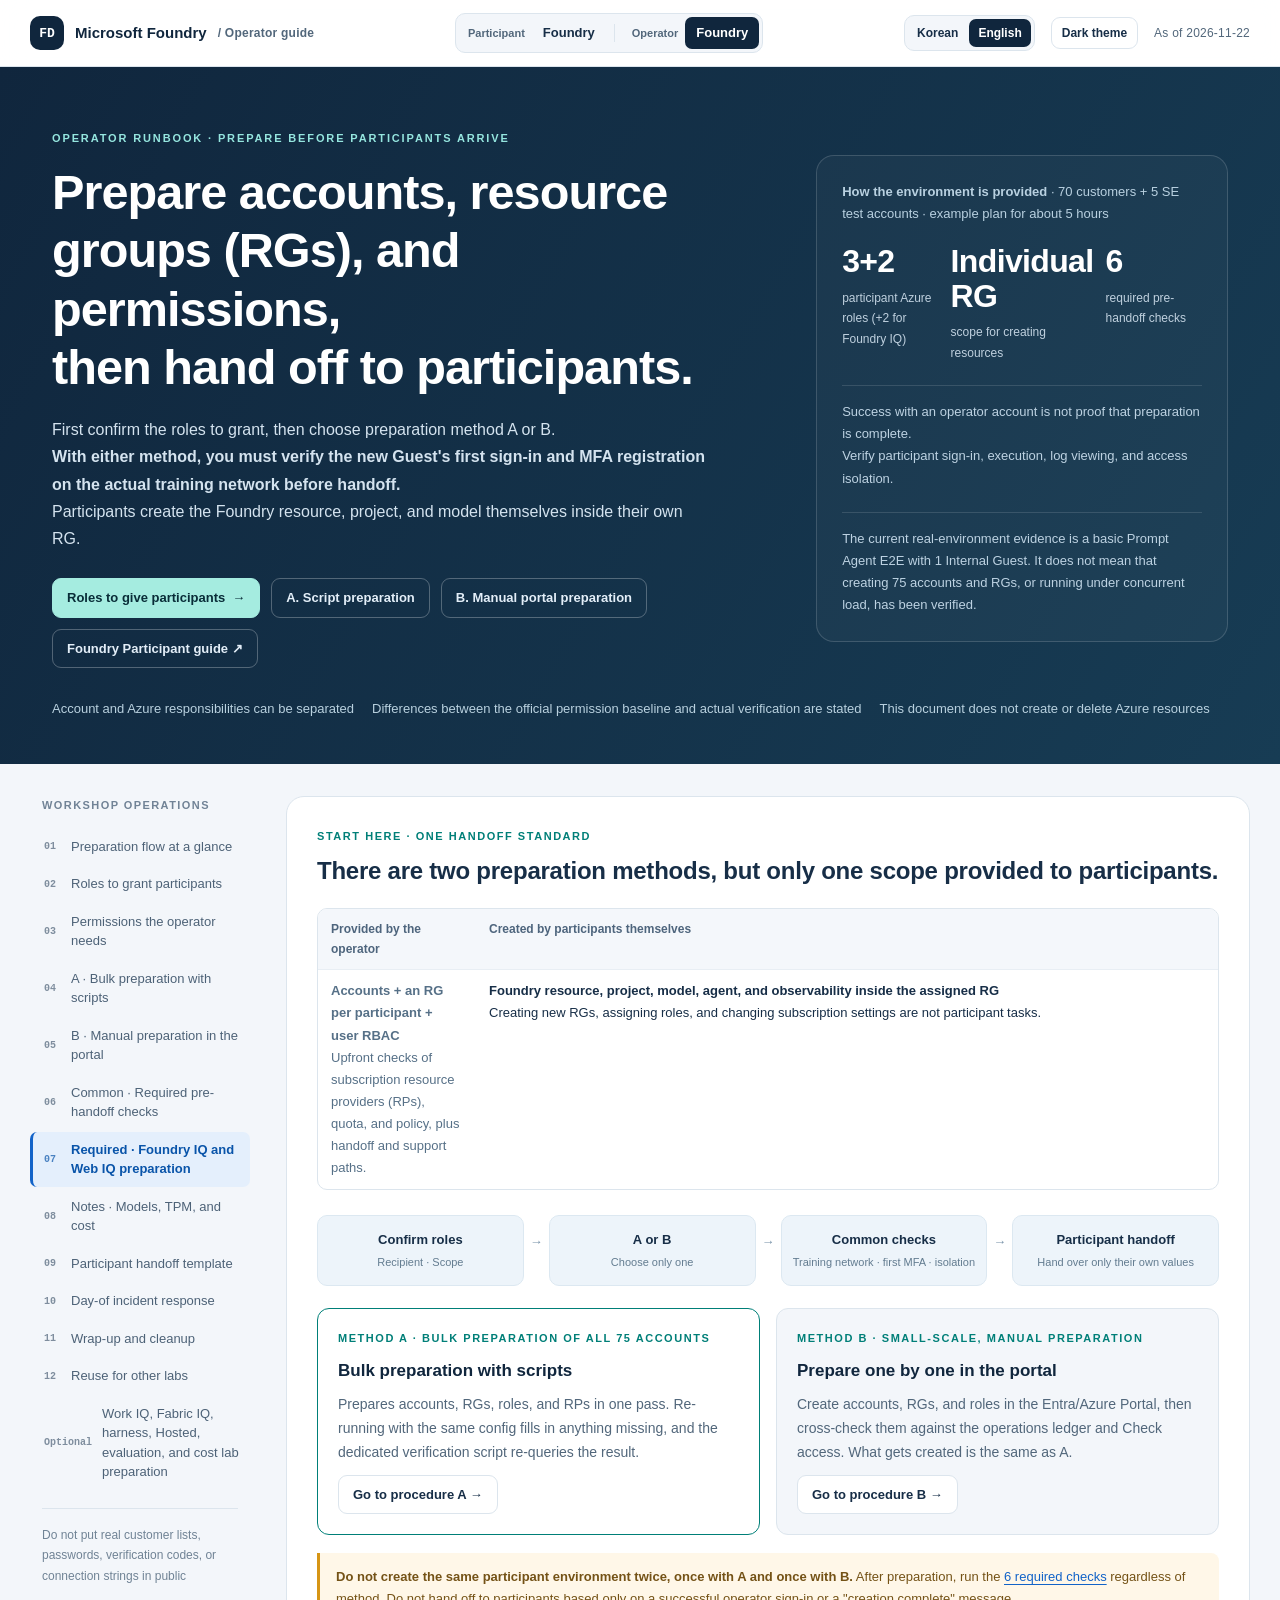
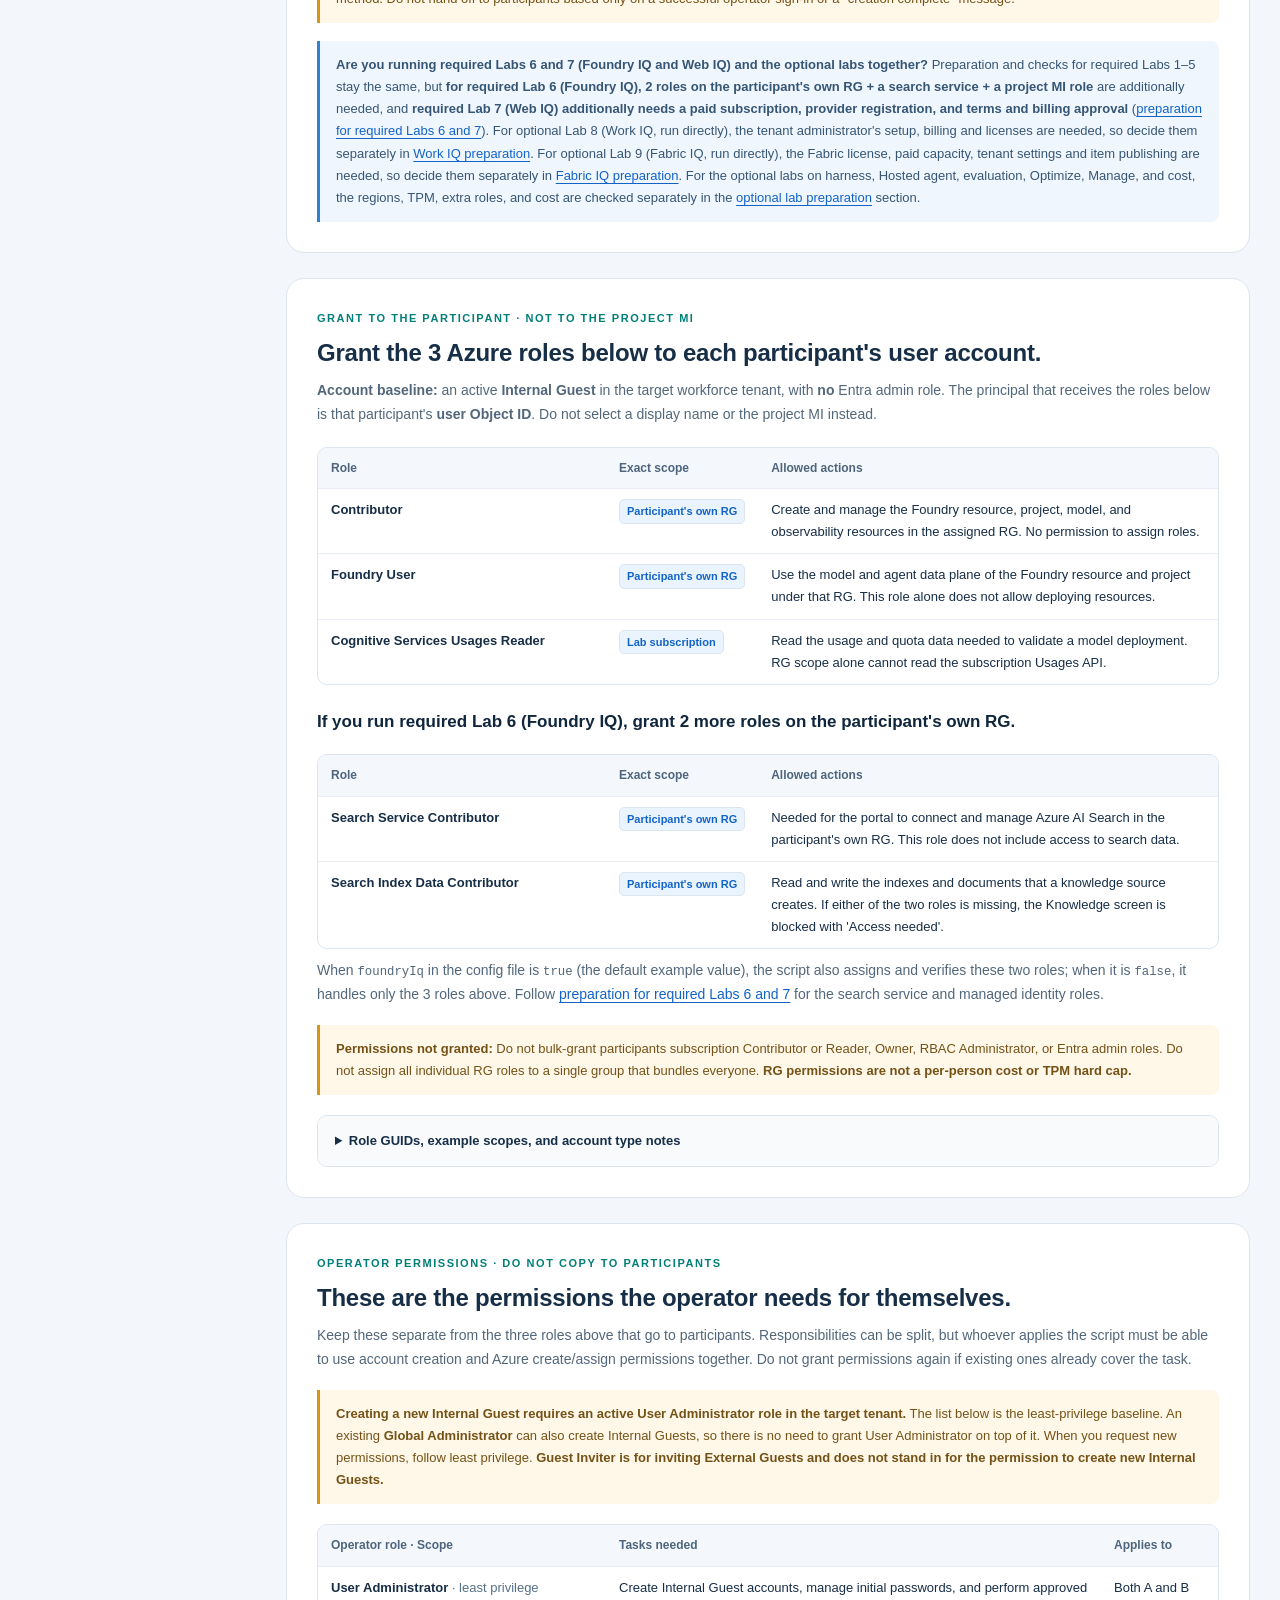
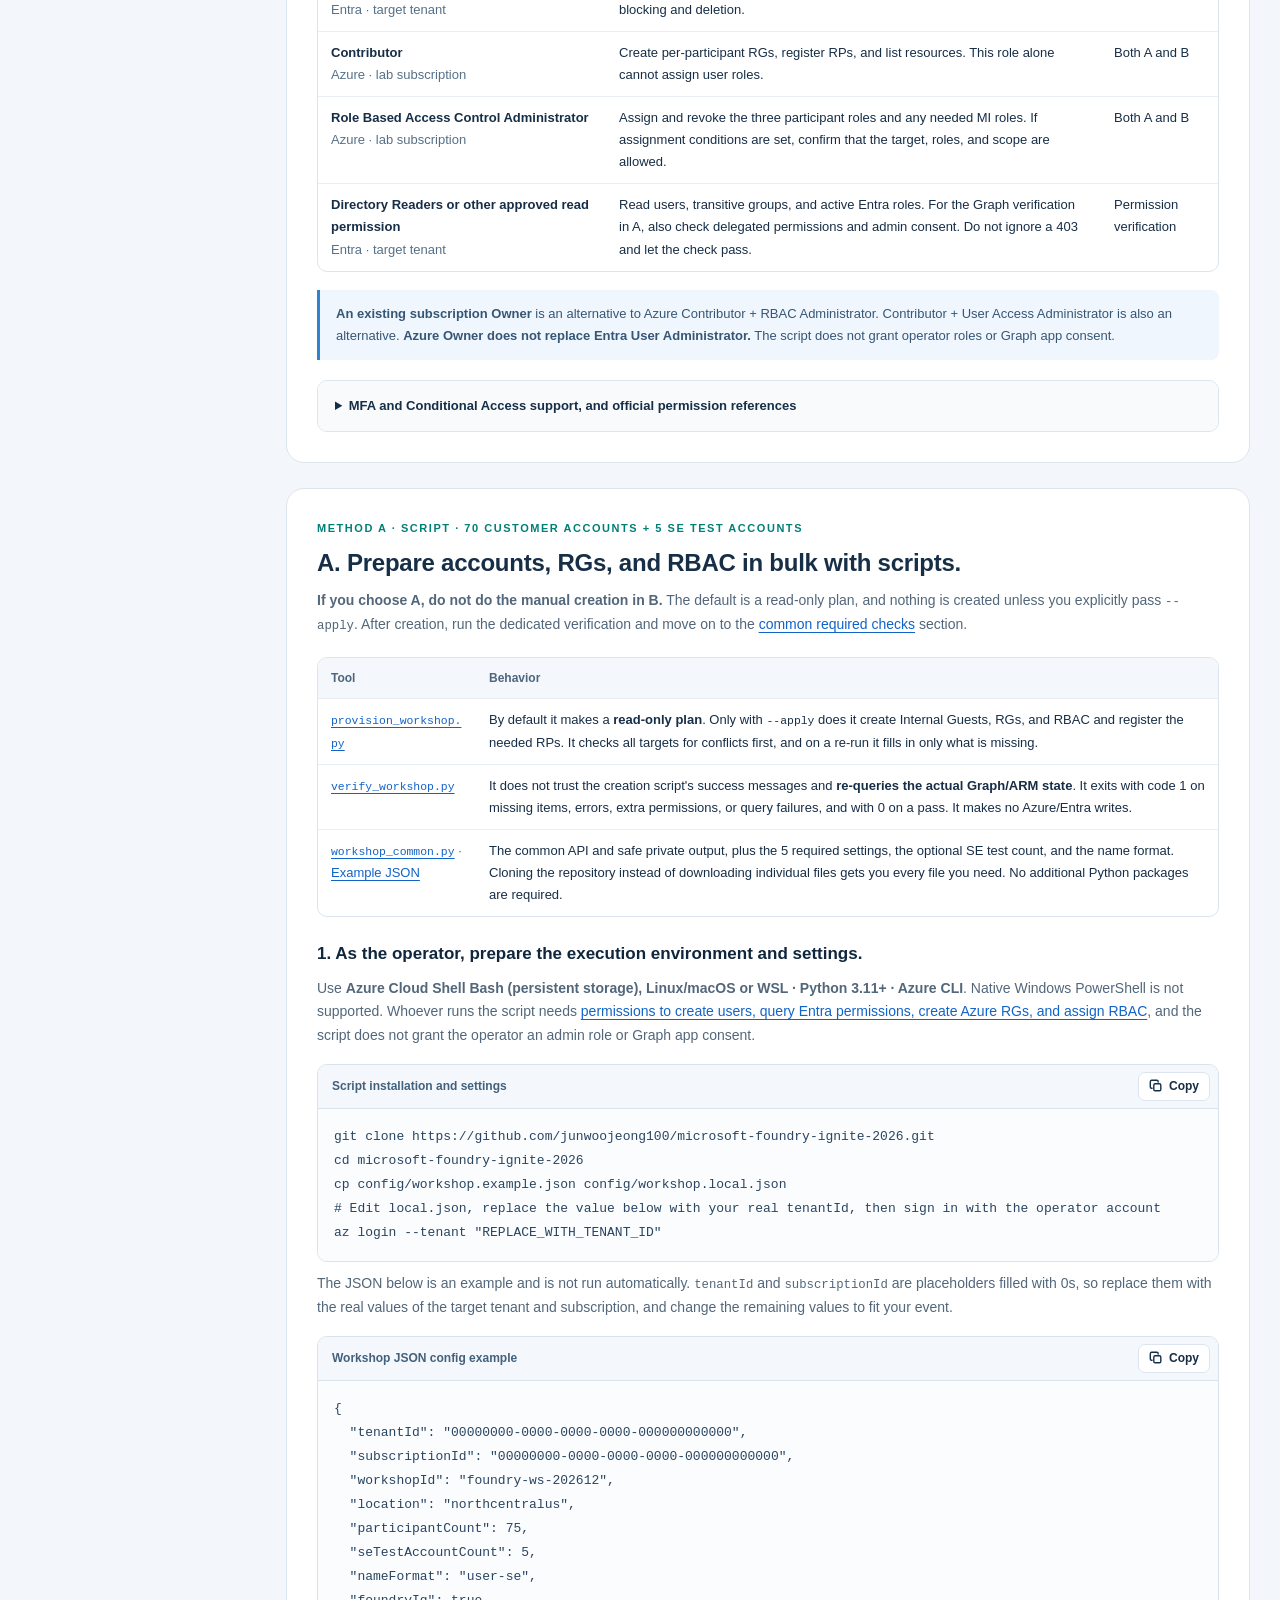
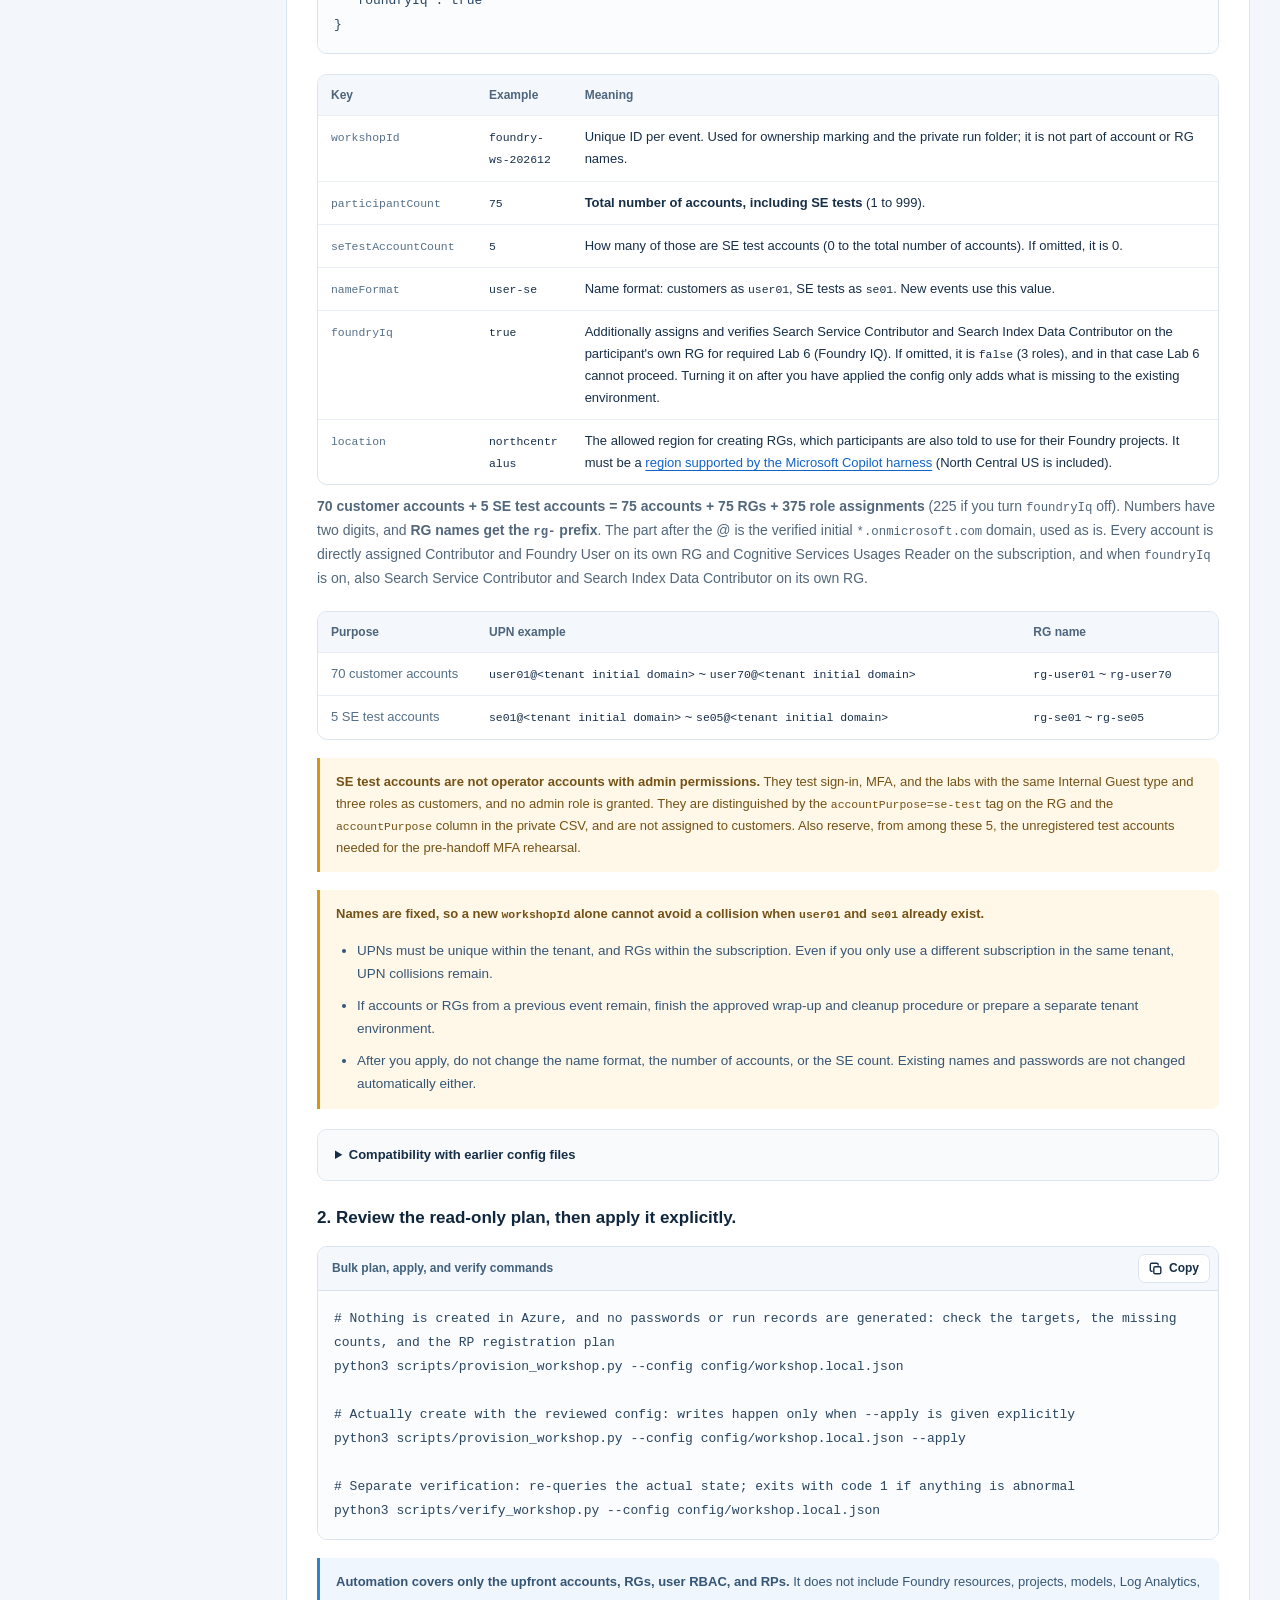
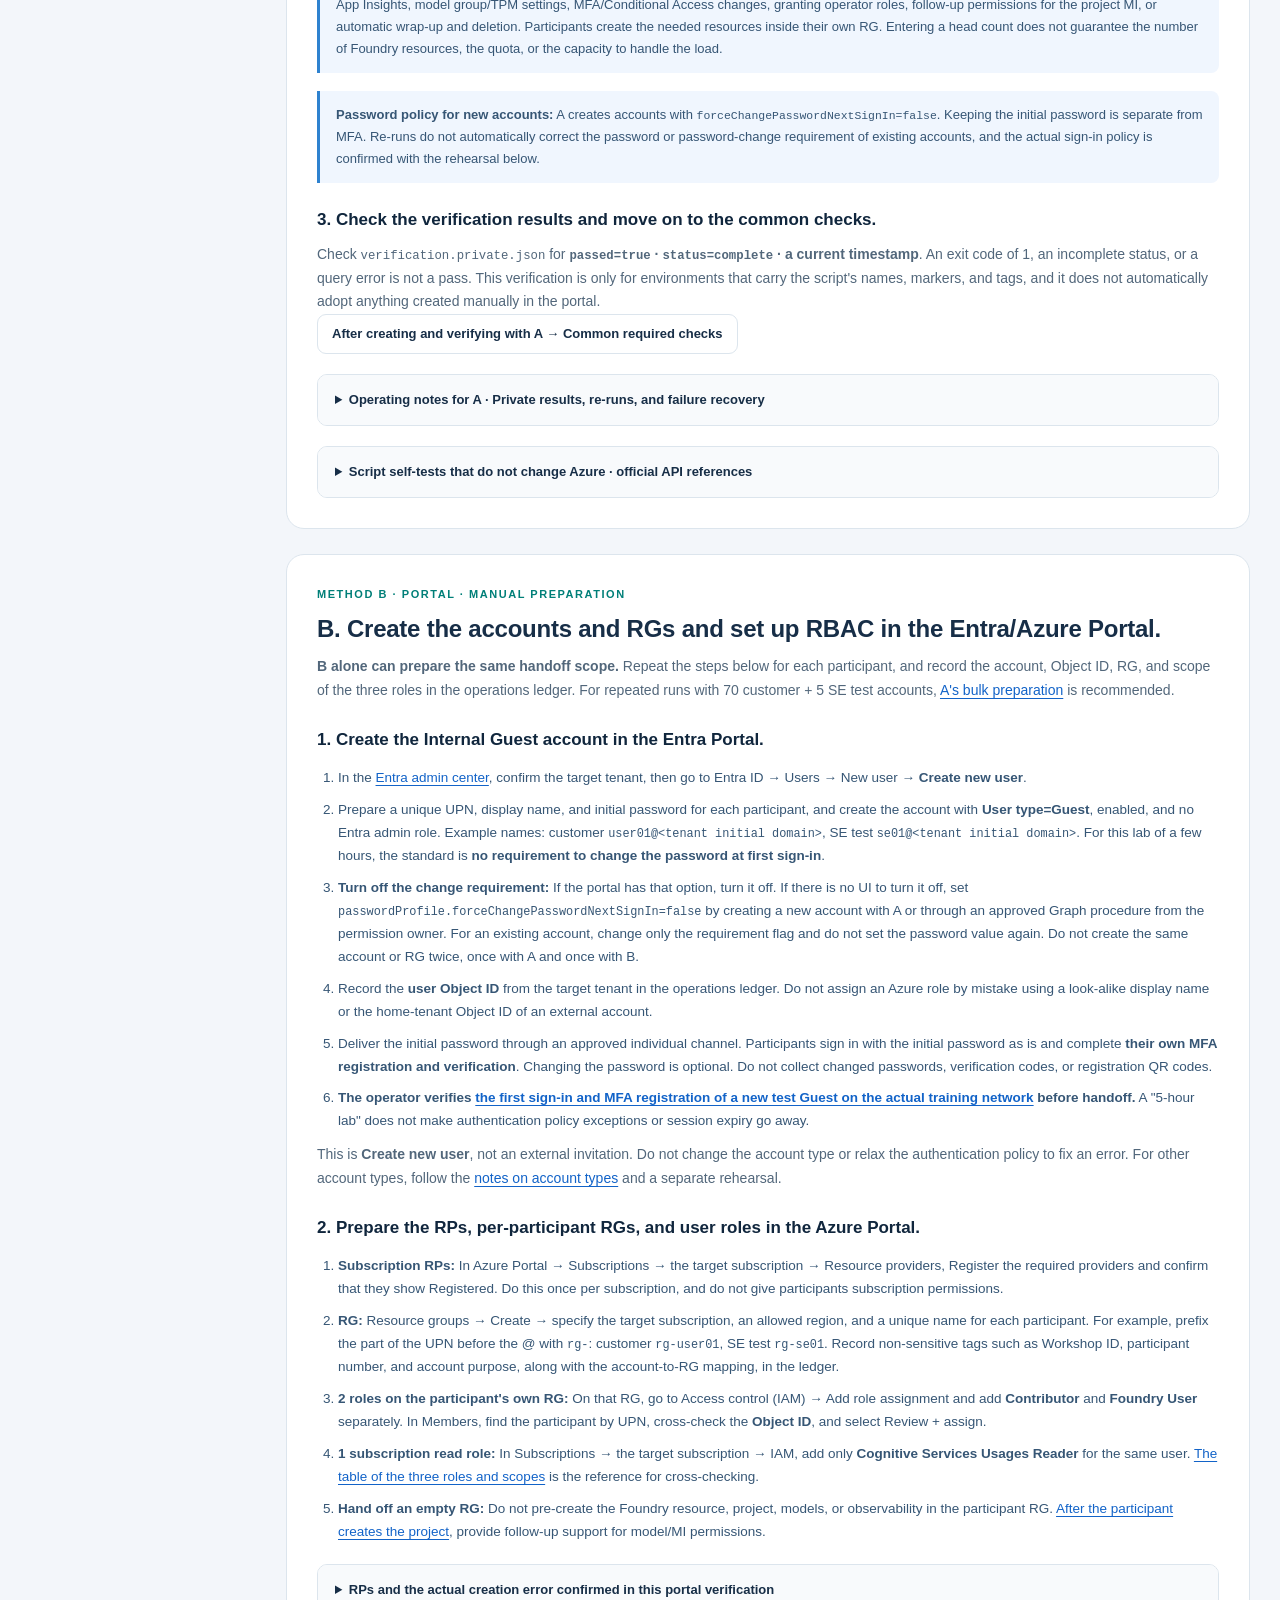
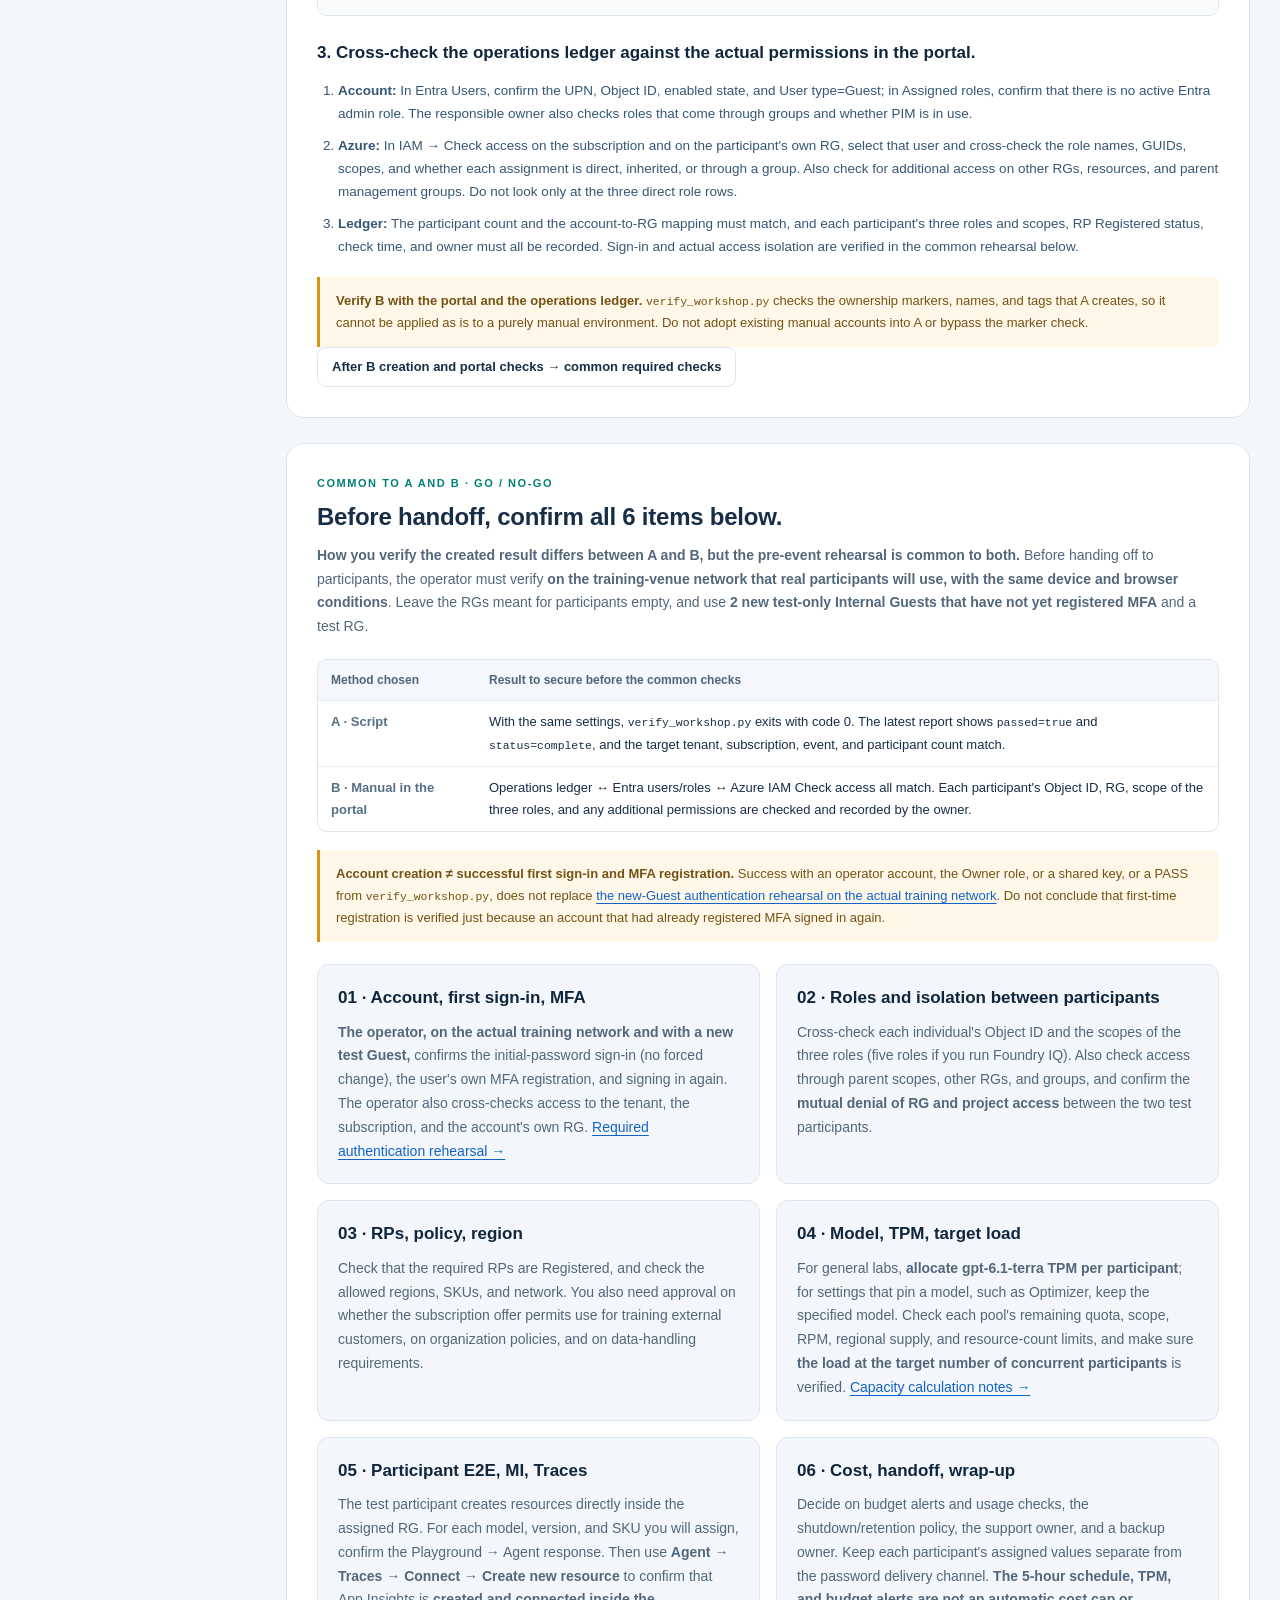
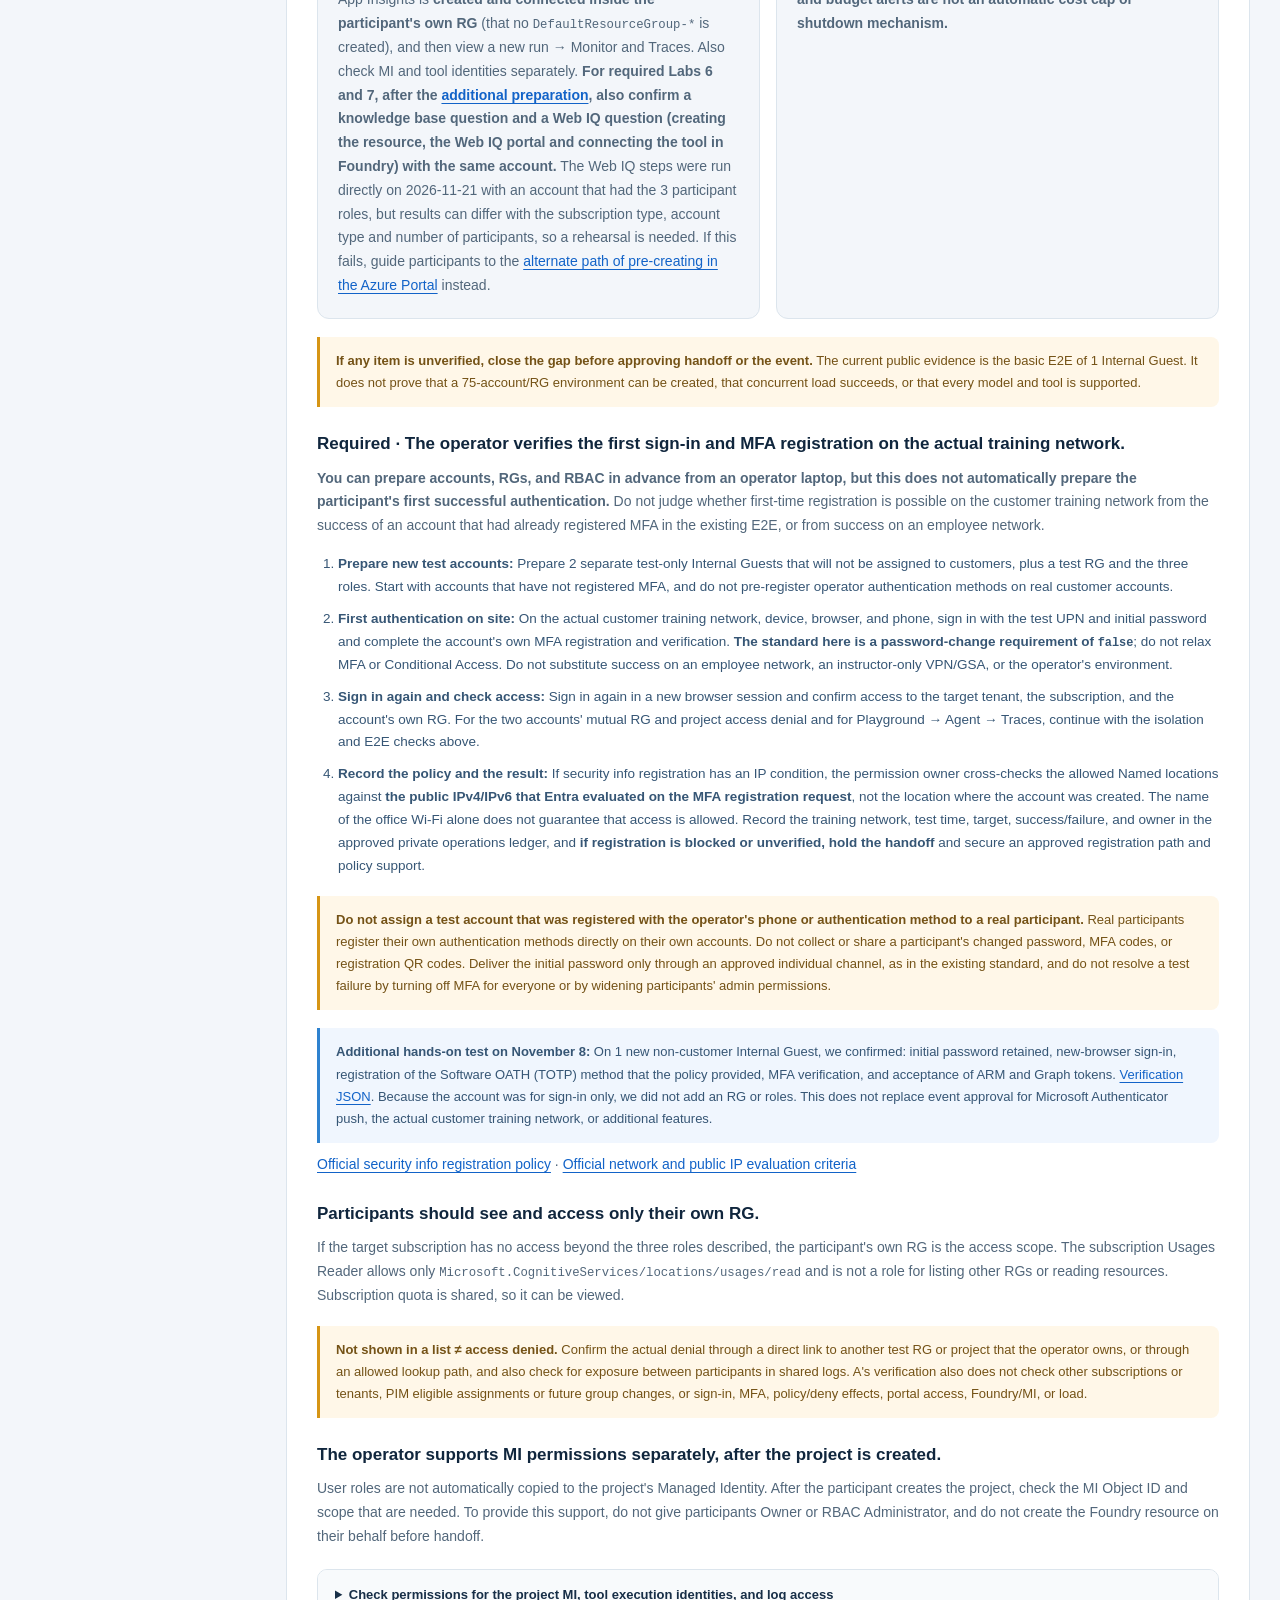
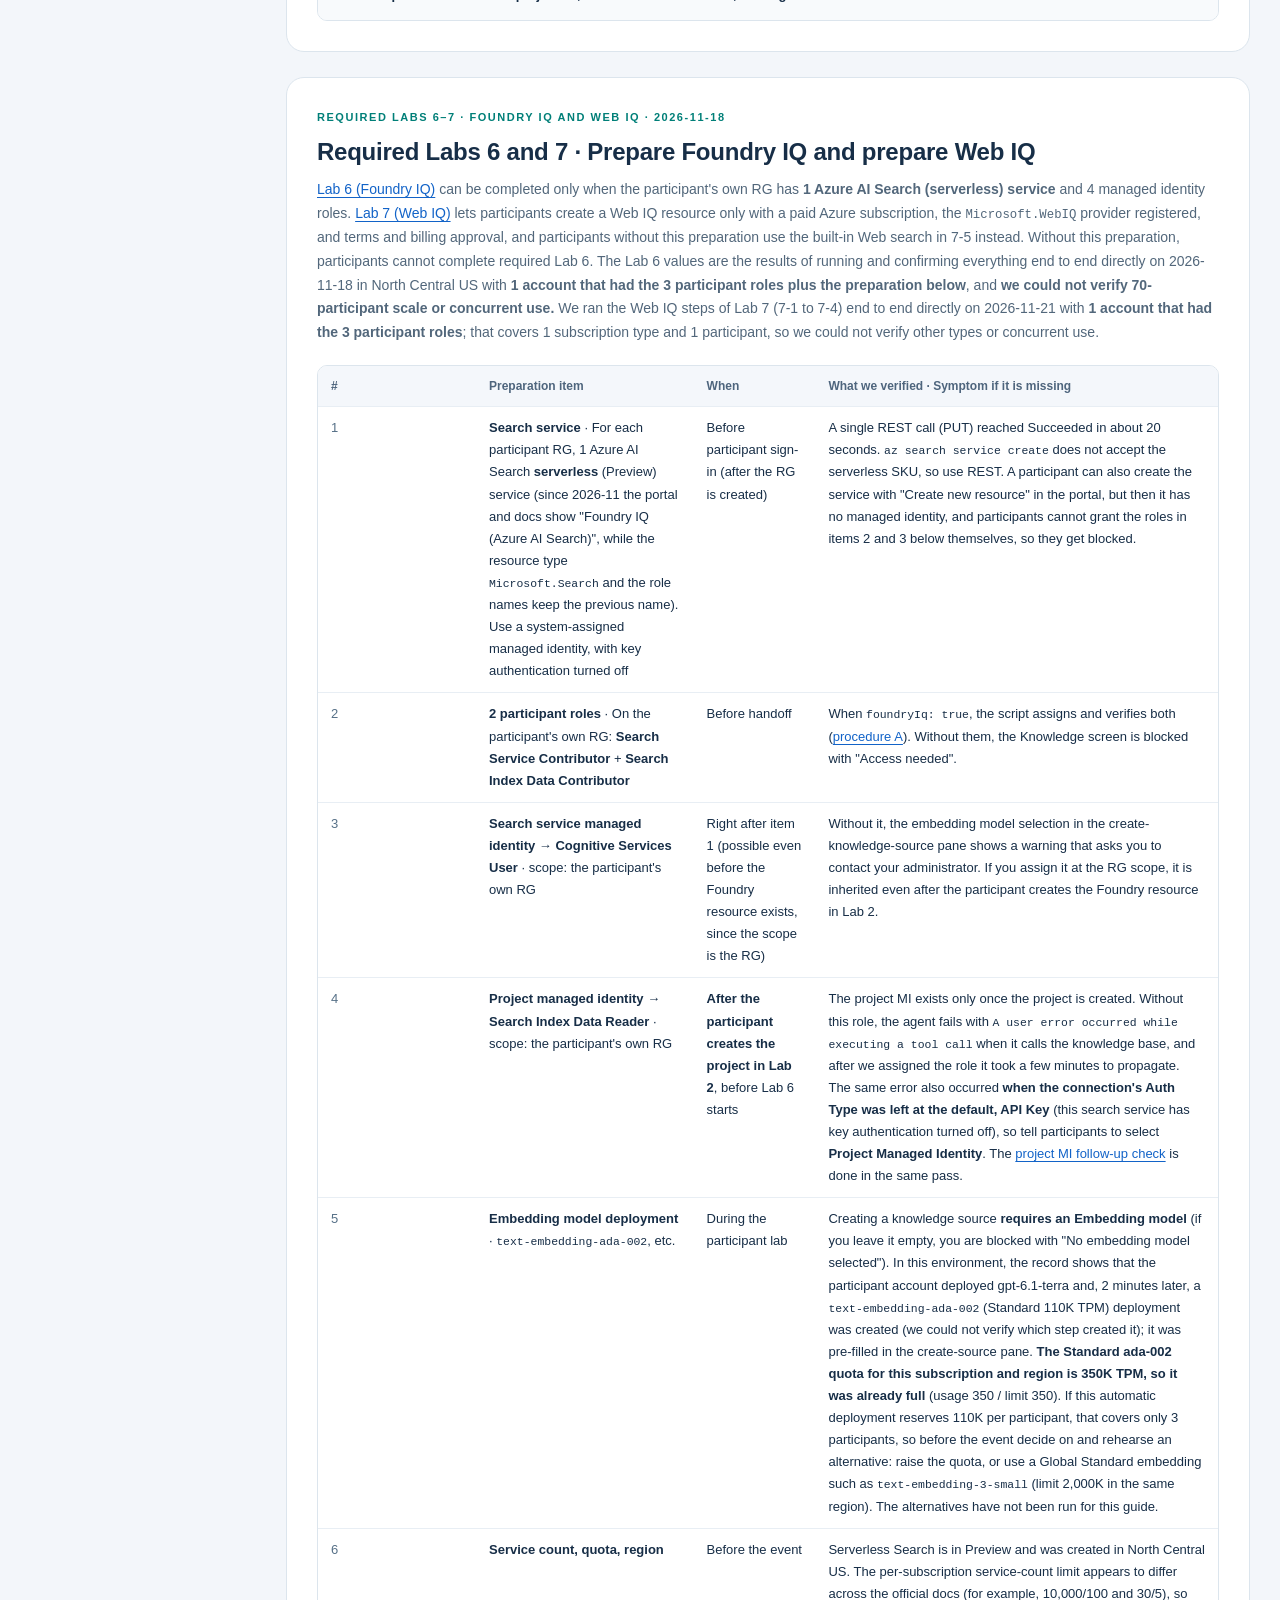
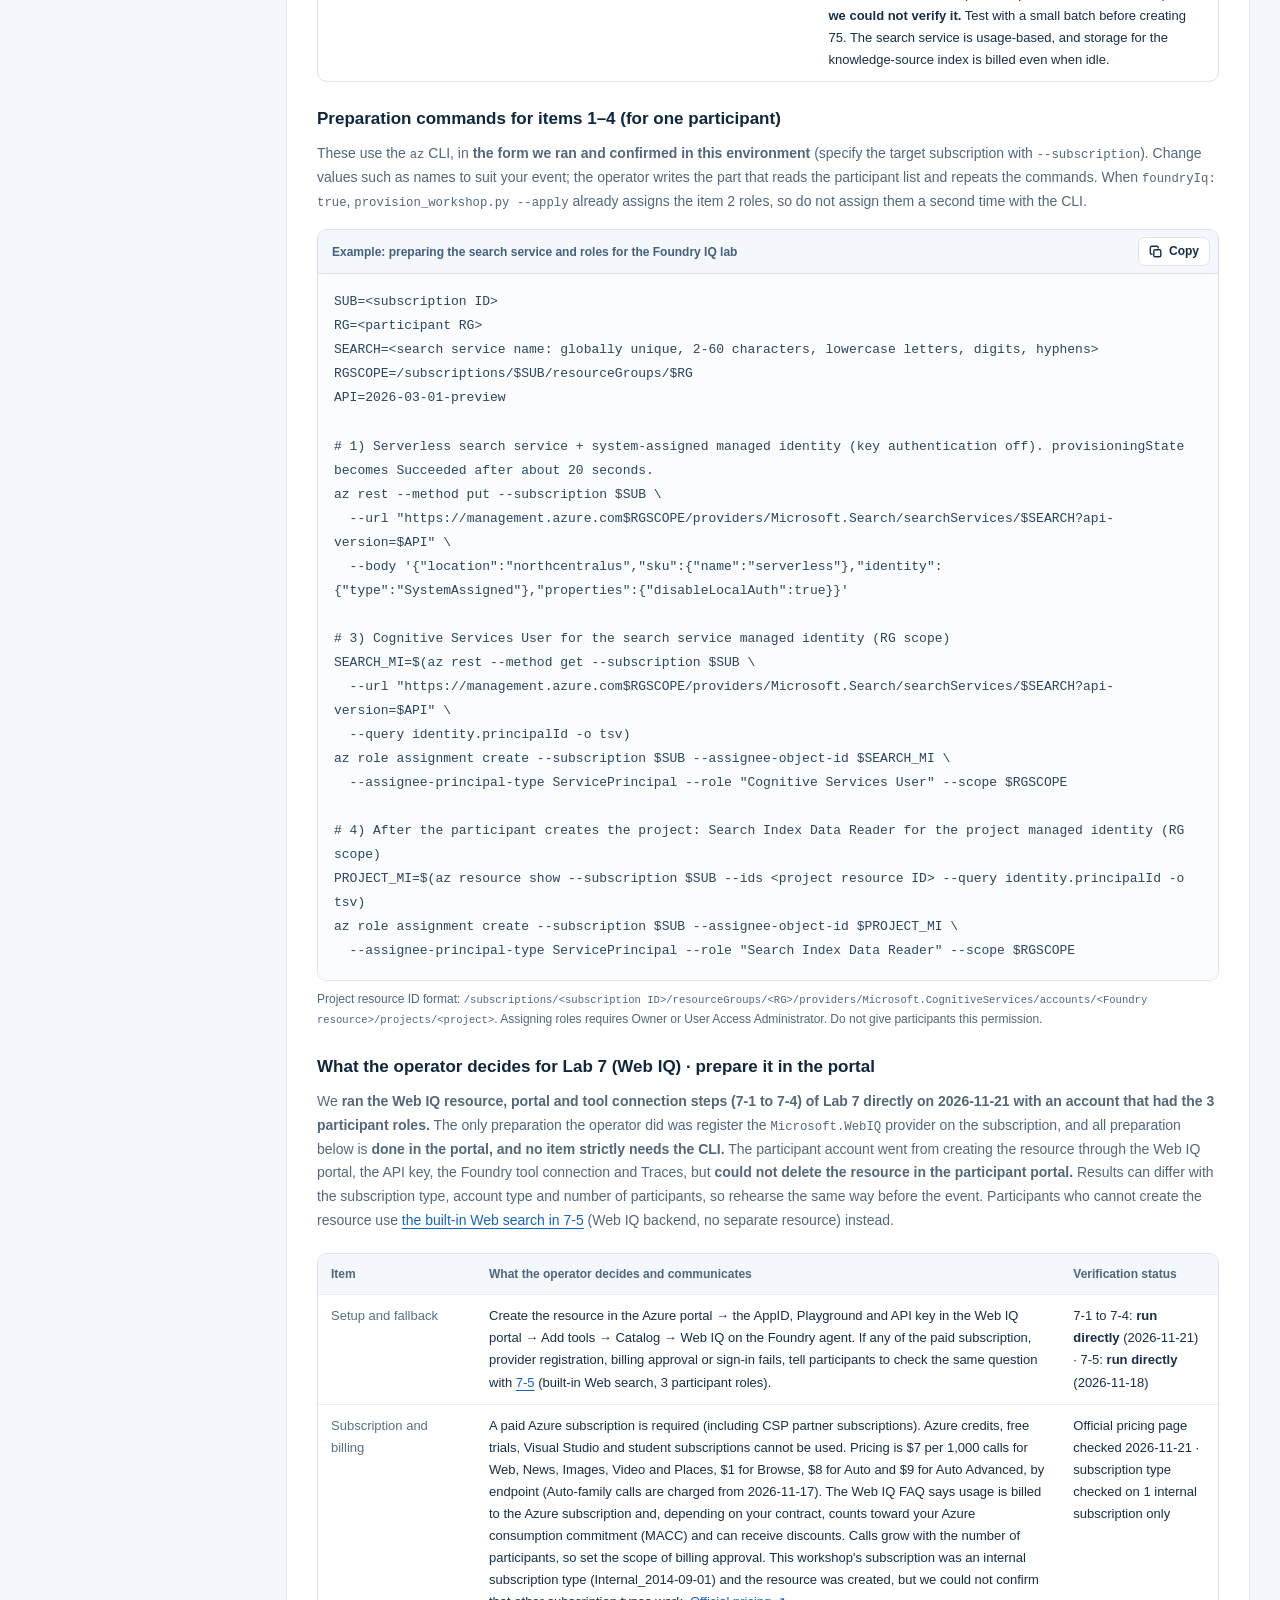
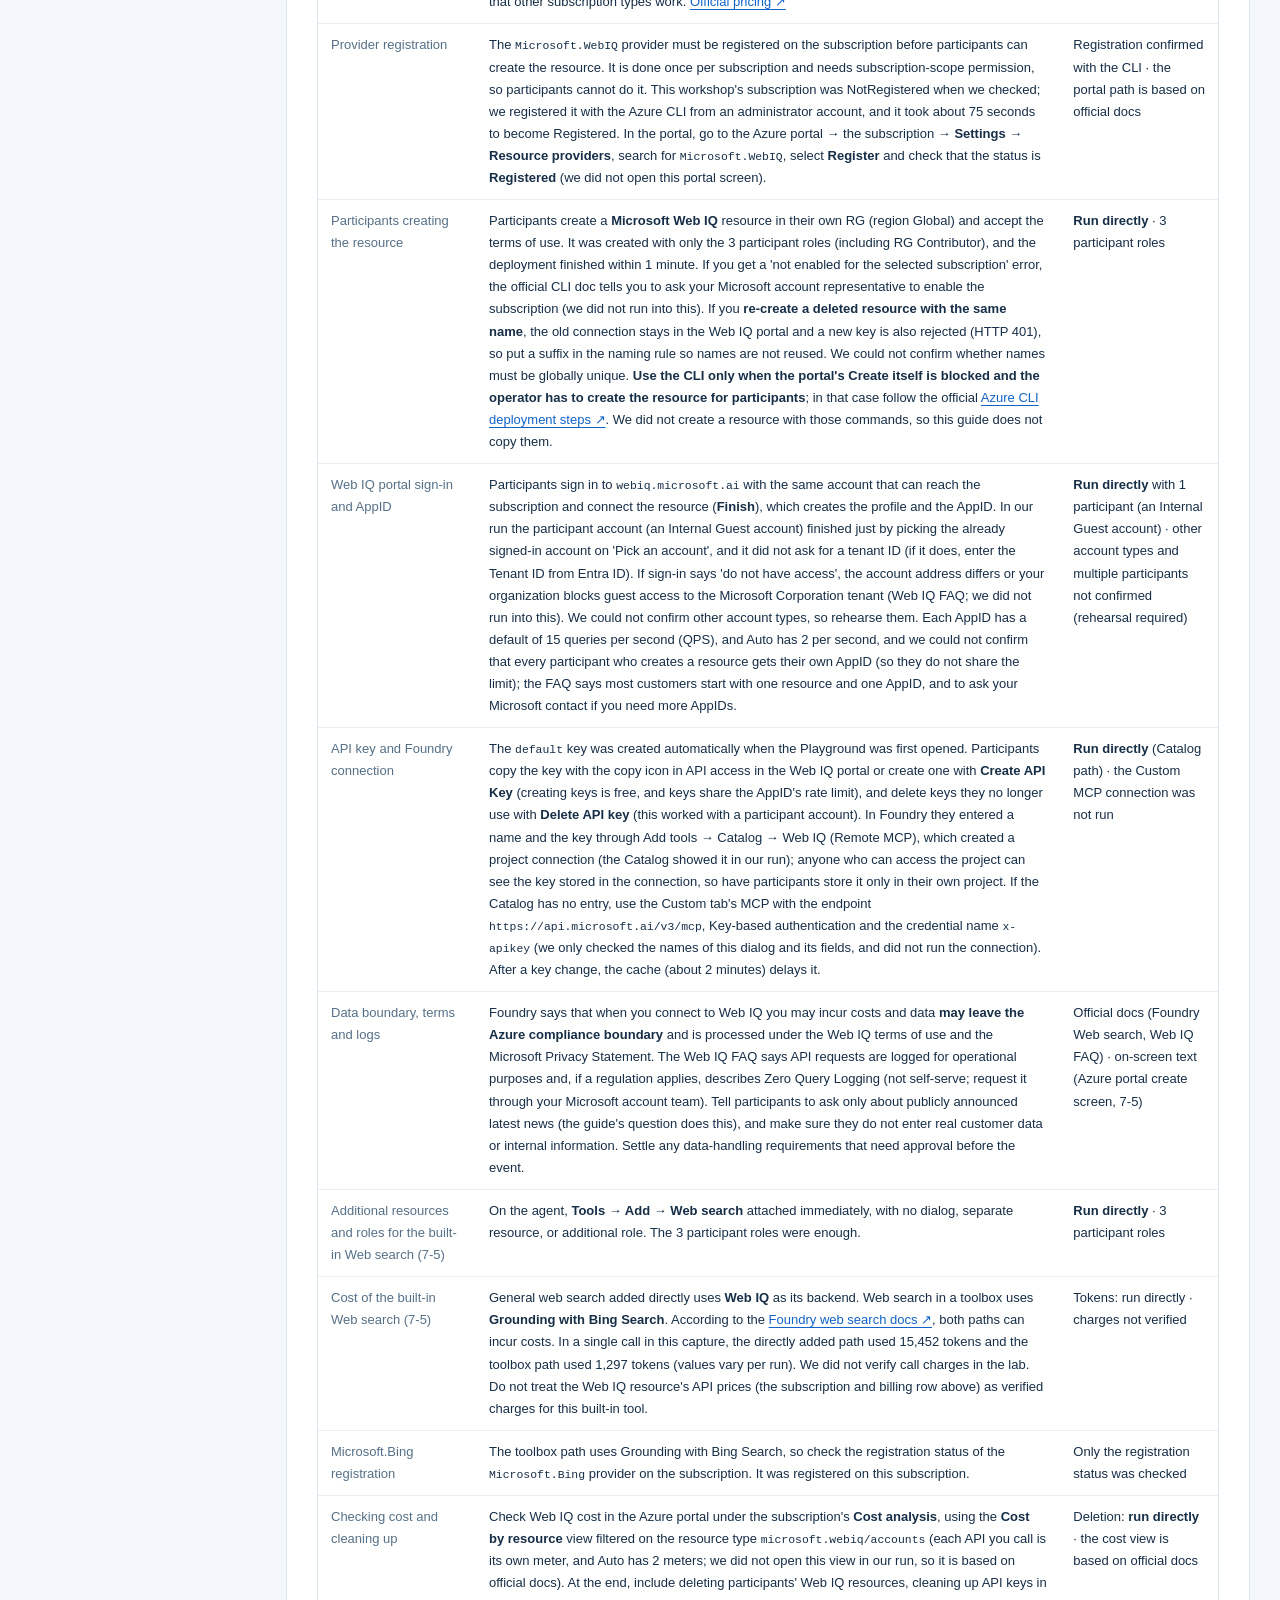
<file: operator.en.html>
<!doctype html>
<html lang="en">
<head>
  <meta charset="utf-8">
  <meta name="viewport" content="width=device-width, initial-scale=1">
  <link rel="icon" href="data:image/svg+xml,%3Csvg%20xmlns='http://www.w3.org/2000/svg'%20viewBox='0%200%2040%2040'%3E%3Crect%20width='40'%20height='40'%20rx='10'%20fill='%2310263d'/%3E%3Ctext%20x='20'%20y='26'%20text-anchor='middle'%20fill='white'%20font-family='sans-serif'%20font-size='16'%20font-weight='700'%3EFD%3C/text%3E%3C/svg%3E">
  <meta name="description" content="Guide to preparing and running a Microsoft Foundry workshop, for operators (SE teams). Covers permissions to create Internal Guests, participant RBAC, preparation by script or in the portal, and the required pre-handoff check of first sign-in and MFA registration on the actual training network.">
  <title>Microsoft Foundry · Operator guide</title>
  <link rel="alternate" hreflang="ko" href="https://junwoojeong100.github.io/microsoft-foundry-ignite-2026/operator.html">
  <link rel="alternate" hreflang="en" href="https://junwoojeong100.github.io/microsoft-foundry-ignite-2026/operator.en.html">
  <link rel="alternate" hreflang="x-default" href="https://junwoojeong100.github.io/microsoft-foundry-ignite-2026/operator.html">
  <script src="assets/i18n.js"></script>
  <script src="assets/theme.js"></script>
  <link rel="stylesheet" href="assets/guide.css">
</head>
<body>
  <a class="skip" href="#main">Skip to the operator guide content</a>
  <header class="topbar">
    <div class="topbar-inner">
      <a class="brand" href="#top"><span class="brand-mark" aria-hidden="true">FD</span> Microsoft Foundry <span class="top-meta">/ Operator guide</span></a>
      <nav class="guide-switch" aria-label="Guide selection">
        <span class="group-label">Participant</span><a href="index.en.html">Foundry</a>
        <span class="sep" aria-hidden="true"></span>
        <span class="group-label">Operator</span><a href="operator.en.html" aria-current="page">Foundry</a>
      </nav>
      <div class="topbar-tools">
        <nav class="lang-switch" aria-label="Language"><a href="operator.html" lang="ko" hreflang="ko">Korean</a><a href="operator.en.html" lang="en" hreflang="en" aria-current="true">English</a></nav>
        <button class="button small theme-toggle" id="theme-toggle" type="button" aria-pressed="false">Dark theme</button>
        <span class="top-meta">As of 2026-11-22</span>
      </div>
      <span class="sr-only" id="theme-status" role="status"></span>
    </div>
  </header>

  <div class="hero" id="top">
    <div class="hero-inner">
      <div class="hero-grid">
        <div>
          <div class="eyebrow">OPERATOR RUNBOOK · PREPARE BEFORE PARTICIPANTS ARRIVE</div>
          <h1>Prepare accounts, resource groups (RGs), and permissions,<br>then hand off to participants.</h1>
          <p class="hero-lead">First confirm the roles to grant, then choose preparation method A or B.<br><strong>With either method, you must verify the new Guest's first sign-in and MFA registration on the actual training network before handoff.</strong><br>Participants create the Foundry resource, project, and model themselves inside their own RG.</p>
          <div class="hero-actions">
            <a class="button primary" href="#participant-roles">Roles to give participants <span aria-hidden="true">→</span></a>
            <a class="button dark" href="#automation">A. Script preparation</a>
            <a class="button dark" href="#portal">B. Manual portal preparation</a>
            <a class="button dark" href="index.en.html">Foundry Participant guide ↗</a>
          </div>
        </div>
        <div class="proof">
          <p class="proof-label"><strong>How the environment is provided</strong> · 70 customers + 5 SE test accounts · example plan for about 5 hours</p>
          <div class="stats">
            <div class="stat"><strong>3+2</strong><span>participant Azure roles (+2 for Foundry IQ)</span></div>
            <div class="stat"><strong>Individual RG</strong><span>scope for creating resources</span></div>
            <div class="stat"><strong>6</strong><span>required pre-handoff checks</span></div>
          </div>
          <p class="proof-note">Success with an operator account is not proof that preparation is complete.<br>Verify participant sign-in, execution, log viewing, and access isolation.</p>
          <p class="proof-note">The current real-environment evidence is a basic Prompt Agent E2E with 1 Internal Guest. It does not mean that creating 75 accounts and RGs, or running under concurrent load, has been verified.</p>
        </div>
      </div>
      <div class="hero-meta"><span>Account and Azure responsibilities can be separated</span><span>Differences between the official permission baseline and actual verification are stated</span><span>This document does not create or delete Azure resources</span></div>
    </div>
  </div>

  <div class="workspace">
    <aside aria-label="Operator guide contents">
      <p class="nav-title">WORKSHOP OPERATIONS</p>
      <nav class="toc" id="toc" aria-label="Page contents">
        <a href="#plan"><span class="nav-number">01</span>Preparation flow at a glance</a>
        <a href="#participant-roles"><span class="nav-number">02</span>Roles to grant participants</a>
        <a href="#operator-roles"><span class="nav-number">03</span>Permissions the operator needs</a>
        <a href="#automation"><span class="nav-number">04</span>A · Bulk preparation with scripts</a>
        <a href="#portal"><span class="nav-number">05</span>B · Manual preparation in the portal</a>
        <a href="#preflight"><span class="nav-number">06</span>Common · Required pre-handoff checks</a>
        <a href="#iq-prep"><span class="nav-number">07</span>Required · Foundry IQ and Web IQ preparation</a>
        <a href="#capacity"><span class="nav-number">08</span>Notes · Models, TPM, and cost</a>
        <a href="#handoff"><span class="nav-number">09</span>Participant handoff template</a>
        <a href="#day-ops"><span class="nav-number">10</span>Day-of incident response</a>
        <a href="#close"><span class="nav-number">11</span>Wrap-up and cleanup</a>
        <a href="#reuse"><span class="nav-number">12</span>Reuse for other labs</a>
        <a href="#part2-prep"><span class="nav-number">Optional</span>Work IQ, Fabric IQ, harness, Hosted, evaluation, and cost lab preparation</a>
      </nav>
      <p class="sidebar-note">Do not put real customer lists, passwords, verification codes, or connection strings in public documents. Keep the operations ledger in a separately approved repository.</p>
    </aside>

    <main id="main">
      <section class="panel observed-section" id="plan">
        <p class="section-label">START HERE · ONE HANDOFF STANDARD</p>
        <h2>There are two preparation methods, but only one scope provided to participants.</h2>
        <div class="table-wrap">
          <table aria-label="Creation boundary between operators and participants">
            <thead><tr><th>Provided by the operator</th><th>Created by participants themselves</th></tr></thead>
            <tbody><tr><td><strong>Accounts + an RG per participant + user RBAC</strong><br>Upfront checks of subscription resource providers (RPs), quota, and policy, plus handoff and support paths.</td><td><strong>Foundry resource, project, model, agent, and observability inside the assigned RG</strong><br>Creating new RGs, assigning roles, and changing subscription settings are not participant tasks.</td></tr></tbody>
          </table>
        </div>
        <ol class="flow" aria-label="Operator preparation sequence">
          <li>Confirm roles<small>Recipient · Scope</small></li><li>A or B<small>Choose only one</small></li><li>Common checks<small>Training network · first MFA · isolation</small></li><li>Participant handoff<small>Hand over only their own values</small></li>
        </ol>
        <div class="runbook-grid" role="group" aria-label="Environment preparation method selection">
          <article class="runbook-card recommended">
            <p class="section-label">METHOD A · BULK PREPARATION OF ALL 75 ACCOUNTS</p>
            <h3>Bulk preparation with scripts</h3>
            <p>Prepares accounts, RGs, roles, and RPs in one pass. Re-running with the same config fills in anything missing, and the dedicated verification script re-queries the result.</p>
            <a class="button" href="#automation">Go to procedure A →</a>
          </article>
          <article class="runbook-card">
            <p class="section-label">METHOD B · SMALL-SCALE, MANUAL PREPARATION</p>
            <h3>Prepare one by one in the portal</h3>
            <p>Create accounts, RGs, and roles in the Entra/Azure Portal, then cross-check them against the operations ledger and Check access. What gets created is the same as A.</p>
            <a class="button" href="#portal">Go to procedure B →</a>
          </article>
        </div>
        <div class="notice warning"><strong>Do not create the same participant environment twice, once with A and once with B.</strong> After preparation, run the <a href="#preflight">6 required checks</a> regardless of method. Do not hand off to participants based only on a successful operator sign-in or a "creation complete" message.</div>
        <div class="notice"><strong>Are you running required Labs 6 and 7 (Foundry IQ and Web IQ) and the optional labs together?</strong> Preparation and checks for required Labs 1–5 stay the same, but <strong>for required Lab 6 (Foundry IQ), 2 roles on the participant's own RG + a search service + a project MI role</strong> are additionally needed, and <strong>required Lab 7 (Web IQ) additionally needs a paid subscription, provider registration, and terms and billing approval</strong> (<a href="#iq-prep">preparation for required Labs 6 and 7</a>). For optional Lab 8 (Work IQ, run directly), the tenant administrator's setup, billing and licenses are needed, so decide them separately in <a href="#work-iq-prep">Work IQ preparation</a>. For optional Lab 9 (Fabric IQ, run directly), the Fabric license, paid capacity, tenant settings and item publishing are needed, so decide them separately in <a href="#fabric-iq-prep">Fabric IQ preparation</a>. For the optional labs on harness, Hosted agent, evaluation, Optimize, Manage, and cost, the regions, TPM, extra roles, and cost are checked separately in the <a href="#part2-prep">optional lab preparation</a> section.</div>
      </section>

      <section class="panel observed-section" id="participant-roles">
        <p class="section-label">GRANT TO THE PARTICIPANT · NOT TO THE PROJECT MI</p>
        <h2>Grant the 3 Azure roles below to each participant's user account.</h2>
        <p class="intro"><strong>Account baseline:</strong> an active <strong>Internal Guest</strong> in the target workforce tenant, with <strong>no</strong> Entra admin role. The principal that receives the roles below is that participant's <strong>user Object ID</strong>. Do not select a display name or the project MI instead.</p>
        <div class="table-wrap">
          <table class="grant-table" aria-label="Required roles for the operator to grant to participants" data-actor="participant">
            <thead><tr><th>Role</th><th>Exact scope</th><th>Allowed actions</th></tr></thead>
            <tbody>
              <tr><td><strong>Contributor</strong></td><td><span class="scope-badge">Participant's own RG</span></td><td>Create and manage the Foundry resource, project, model, and observability resources in the assigned RG. No permission to assign roles.</td></tr>
              <tr><td><strong>Foundry User</strong></td><td><span class="scope-badge">Participant's own RG</span></td><td>Use the model and agent data plane of the Foundry resource and project under that RG. This role alone does not allow deploying resources.</td></tr>
              <tr><td><strong>Cognitive Services Usages Reader</strong></td><td><span class="scope-badge">Lab subscription</span></td><td>Read the usage and quota data needed to validate a model deployment. RG scope alone cannot read the subscription Usages API.</td></tr>
            </tbody>
          </table>
        </div>
        <h3 class="role-title" id="iq-roles">If you run required Lab 6 (Foundry IQ), grant 2 more roles on the participant's own RG.</h3>
        <div class="table-wrap">
          <table class="grant-table" aria-label="Additional roles for the Foundry IQ lab" data-actor="participant">
            <thead><tr><th>Role</th><th>Exact scope</th><th>Allowed actions</th></tr></thead>
            <tbody>
              <tr><td><strong>Search Service Contributor</strong></td><td><span class="scope-badge">Participant's own RG</span></td><td>Needed for the portal to connect and manage Azure AI Search in the participant's own RG. This role does not include access to search data.</td></tr>
              <tr><td><strong>Search Index Data Contributor</strong></td><td><span class="scope-badge">Participant's own RG</span></td><td>Read and write the indexes and documents that a knowledge source creates. If either of the two roles is missing, the Knowledge screen is blocked with 'Access needed'.</td></tr>
            </tbody>
          </table>
        </div>
        <p class="intro">When <code>foundryIq</code> in the config file is <code>true</code> (the default example value), the script also assigns and verifies these two roles; when it is <code>false</code>, it handles only the 3 roles above. Follow <a href="#iq-prep">preparation for required Labs 6 and 7</a> for the search service and managed identity roles.</p>
        <div class="notice warning"><strong>Permissions not granted:</strong> Do not bulk-grant participants subscription Contributor or Reader, Owner, RBAC Administrator, or Entra admin roles. Do not assign all individual RG roles to a single group that bundles everyone. <strong>RG permissions are not a per-person cost or TPM hard cap.</strong></div>
        <details>
          <summary>Role GUIDs, example scopes, and account type notes</summary>
          <div class="details-body">
            <div class="table-wrap"><table aria-label="Required role GUIDs"><thead><tr><th>Role</th><th>GUID</th></tr></thead><tbody>
              <tr><td>Contributor</td><td><code data-copy>b24988ac-6180-42a0-ab88-20f7382dd24c</code></td></tr>
              <tr><td>Foundry User</td><td><code data-copy>53ca6127-db72-4b80-b1b0-d745d6d5456d</code></td></tr>
              <tr><td>Cognitive Services Usages Reader</td><td><code data-copy>bba48692-92b0-4667-a9ad-c31c7b334ac2</code></td></tr>
              <tr><td>Search Service Contributor (Foundry IQ)</td><td><code data-copy>7ca78c08-252a-4471-8644-bb5ff32d4ba0</code></td></tr>
              <tr><td>Search Index Data Contributor (Foundry IQ)</td><td><code data-copy>8ebe5a00-799e-43f5-93ac-243d3dce84a7</code></td></tr>
            </tbody></table></div>
            <p>Scope of the first two roles: <code>/subscriptions/&lt;subscription-id&gt;/resourceGroups/&lt;my-rg&gt;</code><br>Usages Reader scope: <code>/subscriptions/&lt;subscription-id&gt;</code></p>
            <p>Foundry User was previously named Azure AI User; the GUID is the same. Converting to Internal Member is not a requirement for this lab. External Guest requires separate verification of the external invitation and sign-in policies, and is not a target of the bulk-creation script.</p>
            <p><a href="index.en.html#account-types">Account types explained for participants</a> · <a href="https://learn.microsoft.com/azure/foundry/concepts/rbac-foundry" target="_blank" rel="noopener noreferrer">Official Foundry RBAC and execution identity reference</a></p>
          </div>
        </details>
      </section>

      <section class="panel observed-section" id="operator-roles">
        <p class="section-label">OPERATOR PERMISSIONS · DO NOT COPY TO PARTICIPANTS</p>
        <h2>These are the permissions the operator needs for themselves.</h2>
        <p class="intro">Keep these separate from the three roles above that go to participants. Responsibilities can be split, but whoever applies the script must be able to use account creation and Azure create/assign permissions together. Do not grant permissions again if existing ones already cover the task.</p>
        <div class="notice warning"><strong>Creating a new Internal Guest requires an active User Administrator role in the target tenant.</strong> The list below is the least-privilege baseline. An existing <strong>Global Administrator</strong> can also create Internal Guests, so there is no need to grant User Administrator on top of it. When you request new permissions, follow least privilege. <strong>Guest Inviter is for inviting External Guests and does not stand in for the permission to create new Internal Guests.</strong></div>
        <div class="table-wrap">
          <table class="grant-table" aria-label="Operator roles and tasks" data-actor="operator">
            <thead><tr><th>Operator role · Scope</th><th>Tasks needed</th><th>Applies to</th></tr></thead>
            <tbody>
              <tr><td><strong>User Administrator</strong> · least privilege<br>Entra · target tenant</td><td>Create Internal Guest accounts, manage initial passwords, and perform approved blocking and deletion.</td><td>Both A and B</td></tr>
              <tr><td><strong>Contributor</strong><br>Azure · lab subscription</td><td>Create per-participant RGs, register RPs, and list resources. This role alone cannot assign user roles.</td><td>Both A and B</td></tr>
              <tr><td><strong>Role Based Access Control Administrator</strong><br>Azure · lab subscription</td><td>Assign and revoke the three participant roles and any needed MI roles. If assignment conditions are set, confirm that the target, roles, and scope are allowed.</td><td>Both A and B</td></tr>
              <tr><td><strong>Directory Readers or other approved read permission</strong><br>Entra · target tenant</td><td>Read users, transitive groups, and active Entra roles. For the Graph verification in A, also check delegated permissions and admin consent. Do not ignore a 403 and let the check pass.</td><td>Permission verification</td></tr>
            </tbody>
          </table>
        </div>
        <div class="notice"><strong>An existing subscription Owner</strong> is an alternative to Azure Contributor + RBAC Administrator. Contributor + User Access Administrator is also an alternative. <strong>Azure Owner does not replace Entra User Administrator.</strong> The script does not grant operator roles or Graph app consent.</div>
        <details><summary>MFA and Conditional Access support, and official permission references</summary><div class="details-body">
          <p>If you keep the existing authentication policies, there is no reason to grant additional policy-management roles. Policy changes (Conditional Access Administrator) and resetting authentication methods of non-admin participants (Authentication Administrator, etc.) are supported by the responsible owners through approved procedures. Also ask the existing permission owners to make the initial grant of an Entra admin role.</p>
          <p><a href="https://learn.microsoft.com/entra/fundamentals/how-to-create-delete-users" target="_blank" rel="noopener noreferrer">Account creation permissions</a> · <a href="https://learn.microsoft.com/azure/role-based-access-control/rbac-and-directory-admin-roles" target="_blank" rel="noopener noreferrer">Distinguishing Entra and Azure roles</a> · <a href="https://learn.microsoft.com/azure/role-based-access-control/built-in-roles/privileged" target="_blank" rel="noopener noreferrer">Azure administrator role definitions</a></p>
        </div></details>
      </section>

      <section class="panel observed-section" id="automation">
        <p class="section-label">METHOD A · SCRIPT · 70 CUSTOMER ACCOUNTS + 5 SE TEST ACCOUNTS</p>
        <h2>A. Prepare accounts, RGs, and RBAC in bulk with scripts.</h2>
        <p class="intro"><strong>If you choose A, do not do the manual creation in B.</strong> The default is a read-only plan, and nothing is created unless you explicitly pass <code>--apply</code>. After creation, run the dedicated verification and move on to the <a href="#preflight">common required checks</a> section.</p>
        <div class="table-wrap">
          <table aria-label="Bulk preparation tools and default behavior">
            <thead><tr><th>Tool</th><th>Behavior</th></tr></thead>
            <tbody>
              <tr><td><a href="scripts/provision_workshop.py" download><code>provision_workshop.py</code></a></td><td>By default it makes a <strong>read-only plan</strong>. Only with <code>--apply</code> does it create Internal Guests, RGs, and RBAC and register the needed RPs. It checks all targets for conflicts first, and on a re-run it fills in only what is missing.</td></tr>
              <tr><td><a href="scripts/verify_workshop.py" download><code>verify_workshop.py</code></a></td><td>It does not trust the creation script's success messages and <strong>re-queries the actual Graph/ARM state</strong>. It exits with code 1 on missing items, errors, extra permissions, or query failures, and with 0 on a pass. It makes no Azure/Entra writes.</td></tr>
              <tr><td><a href="scripts/workshop_common.py" download><code>workshop_common.py</code></a> · <a href="config/workshop.example.json" download>Example JSON</a></td><td>The common API and safe private output, plus the 5 required settings, the optional SE test count, and the name format. Cloning the repository instead of downloading individual files gets you every file you need. No additional Python packages are required.</td></tr>
            </tbody>
          </table>
        </div>
        <h3 class="role-title">1. As the operator, prepare the execution environment and settings.</h3>
        <p class="intro">Use <strong>Azure Cloud Shell Bash (persistent storage), Linux/macOS or WSL · Python 3.11+ · Azure CLI</strong>. Native Windows PowerShell is not supported. Whoever runs the script needs <a href="#operator-roles">permissions to create users, query Entra permissions, create Azure RGs, and assign RBAC</a>, and the script does not grant the operator an admin role or Graph app consent.</p>
        <pre role="group" aria-label="Script installation and settings">git clone https://github.com/junwoojeong100/microsoft-foundry-ignite-2026.git
cd microsoft-foundry-ignite-2026
cp config/workshop.example.json config/workshop.local.json
# Edit local.json, replace the value below with your real tenantId, then sign in with the operator account
az login --tenant "REPLACE_WITH_TENANT_ID"</pre>
        <p class="intro">The JSON below is an example and is not run automatically. <code>tenantId</code> and <code>subscriptionId</code> are placeholders filled with 0s, so replace them with the real values of the target tenant and subscription, and change the remaining values to fit your event.</p>
        <pre role="group" aria-label="Workshop JSON config example">{
  "tenantId": "00000000-0000-0000-0000-000000000000",
  "subscriptionId": "00000000-0000-0000-0000-000000000000",
  "workshopId": "foundry-ws-202612",
  "location": "northcentralus",
  "participantCount": 75,
  "seTestAccountCount": 5,
  "nameFormat": "user-se",
  "foundryIq": true
}</pre>
        <div class="table-wrap">
          <table aria-label="Meaning of the settings">
            <thead><tr><th>Key</th><th>Example</th><th>Meaning</th></tr></thead>
            <tbody>
              <tr><td><code>workshopId</code></td><td><code>foundry-ws-202612</code></td><td>Unique ID per event. Used for ownership marking and the private run folder; it is not part of account or RG names.</td></tr>
              <tr><td><code>participantCount</code></td><td><code>75</code></td><td><strong>Total number of accounts, including SE tests</strong> (1 to 999).</td></tr>
              <tr><td><code>seTestAccountCount</code></td><td><code>5</code></td><td>How many of those are SE test accounts (0 to the total number of accounts). If omitted, it is 0.</td></tr>
              <tr><td><code>nameFormat</code></td><td><code>user-se</code></td><td>Name format: customers as <code>user01</code>, SE tests as <code>se01</code>. New events use this value.</td></tr>
              <tr><td><code>foundryIq</code></td><td><code>true</code></td><td>Additionally assigns and verifies Search Service Contributor and Search Index Data Contributor on the participant's own RG for required Lab 6 (Foundry IQ). If omitted, it is <code>false</code> (3 roles), and in that case Lab 6 cannot proceed. Turning it on after you have applied the config only adds what is missing to the existing environment.</td></tr>
              <tr><td><code>location</code></td><td><code>northcentralus</code></td><td>The allowed region for creating RGs, which participants are also told to use for their Foundry projects. It must be a <a href="index.en.html#ignite-start">region supported by the Microsoft Copilot harness</a> (North Central US is included).</td></tr>
            </tbody>
          </table>
        </div>
        <p class="intro"><strong>70 customer accounts + 5 SE test accounts = 75 accounts + 75 RGs + 375 role assignments</strong> (225 if you turn <code>foundryIq</code> off). Numbers have two digits, and <strong>RG names get the <code>rg-</code> prefix</strong>. The part after the @ is the verified initial <code>*.onmicrosoft.com</code> domain, used as is. Every account is directly assigned Contributor and Foundry User on its own RG and Cognitive Services Usages Reader on the subscription, and when <code>foundryIq</code> is on, also Search Service Contributor and Search Index Data Contributor on its own RG.</p>
        <div class="table-wrap">
          <table aria-label="Examples of short UPNs and resource group names">
            <thead><tr><th>Purpose</th><th>UPN example</th><th>RG name</th></tr></thead>
            <tbody>
              <tr><td>70 customer accounts</td><td><code>user01@&lt;tenant initial domain&gt;</code> ~ <code>user70@&lt;tenant initial domain&gt;</code></td><td><code>rg-user01</code> ~ <code>rg-user70</code></td></tr>
              <tr><td>5 SE test accounts</td><td><code>se01@&lt;tenant initial domain&gt;</code> ~ <code>se05@&lt;tenant initial domain&gt;</code></td><td><code>rg-se01</code> ~ <code>rg-se05</code></td></tr>
            </tbody>
          </table>
        </div>
        <div class="notice warning"><strong>SE test accounts are not operator accounts with admin permissions.</strong> They test sign-in, MFA, and the labs with the same Internal Guest type and three roles as customers, and no admin role is granted. They are distinguished by the <code>accountPurpose=se-test</code> tag on the RG and the <code>accountPurpose</code> column in the private CSV, and are not assigned to customers. Also reserve, from among these 5, the unregistered test accounts needed for the pre-handoff MFA rehearsal.</div>
        <div class="notice warning"><strong>Names are fixed, so a new <code>workshopId</code> alone cannot avoid a collision when <code>user01</code> and <code>se01</code> already exist.</strong>
          <ul class="task-list">
            <li>UPNs must be unique within the tenant, and RGs within the subscription. Even if you only use a different subscription in the same tenant, UPN collisions remain.</li>
            <li>If accounts or RGs from a previous event remain, finish the approved wrap-up and cleanup procedure or prepare a separate tenant environment.</li>
            <li>After you apply, do not change the name format, the number of accounts, or the SE count. Existing names and passwords are not changed automatically either.</li>
          </ul>
        </div>
        <details>
          <summary>Compatibility with earlier config files</summary>
          <div class="details-body">
            <p>Earlier configs that omit <code>nameFormat</code> (5 to 6 keys) keep the long name format, and earlier configs that use <code>namePrefix</code> (7 keys) keep the <code>w1</code> and <code>ws1</code> formats and their recovery records as they are. With the new <code>nameFormat="user-se"</code>, do not add <code>namePrefix</code> as well. If <code>seTestAccountCount</code> is omitted, there are 0 SE test accounts. For an environment you have already applied, prepare a separate environment that does not conflict with the new config.</p>
          </div>
        </details>
        <h3 class="role-title">2. Review the read-only plan, then apply it explicitly.</h3>
        <pre role="group" aria-label="Bulk plan, apply, and verify commands"># Nothing is created in Azure, and no passwords or run records are generated: check the targets, the missing counts, and the RP registration plan
python3 scripts/provision_workshop.py --config config/workshop.local.json

# Actually create with the reviewed config: writes happen only when --apply is given explicitly
python3 scripts/provision_workshop.py --config config/workshop.local.json --apply

# Separate verification: re-queries the actual state; exits with code 1 if anything is abnormal
python3 scripts/verify_workshop.py --config config/workshop.local.json</pre>
        <div class="notice"><strong>Automation covers only the upfront accounts, RGs, user RBAC, and RPs.</strong> It does not include Foundry resources, projects, models, Log Analytics, App Insights, model group/TPM settings, MFA/Conditional Access changes, granting operator roles, follow-up permissions for the project MI, or automatic wrap-up and deletion. Participants create the needed resources inside their own RG. Entering a head count does not guarantee the number of Foundry resources, the quota, or the capacity to handle the load.</div>
        <div class="notice"><strong>Password policy for new accounts:</strong> A creates accounts with <code>forceChangePasswordNextSignIn=false</code>. Keeping the initial password is separate from MFA. Re-runs do not automatically correct the password or password-change requirement of existing accounts, and the actual sign-in policy is confirmed with the rehearsal below.</div>
        <h3 class="role-title">3. Check the verification results and move on to the common checks.</h3>
        <p class="intro">Check <code>verification.private.json</code> for <strong><code>passed=true</code> · <code>status=complete</code> · a current timestamp</strong>. An exit code of 1, an incomplete status, or a query error is not a pass. This verification is only for environments that carry the script's names, markers, and tags, and it does not automatically adopt anything created manually in the portal.</p>
        <a class="button" href="#preflight">After creating and verifying with A → Common required checks</a>
        <details>
          <summary>Operating notes for A · Private results, re-runs, and failure recovery</summary>
          <div class="details-body">
        <div class="table-wrap">
          <table aria-label="Private run files and their purposes">
            <thead><tr><th><code>.workshop-runs/&lt;workshopId&gt;/</code></th><th>Contents and handling</th></tr></thead>
            <tbody>
              <tr><td><code>credentials.private.csv</code></td><td>Account number, UPN, Object ID, RG, <strong>initial password</strong>, and creation status. In a config with SE test accounts, it distinguishes the 70 customer rows with <code>accountPurpose=participant</code> from the 5 SE rows with <code>se-test</code>. Do not share the whole file or the SE test account information with customers; hand over only each participant's own account and RG, and send the password through a separate channel.</td></tr>
              <tr><td><code>state.private.json</code></td><td><strong>Recovery record that includes the initial passwords</strong>. It is saved before the creation request so that, even after a lost response, the script can reconcile to the same account and password. It does not look up or reset a password that a participant has optionally changed.</td></tr>
              <tr><td><code>provision.private.json</code> · <code>verification.private.json</code></td><td>Per-participant issues and the final PASS result of the apply plan and the independent verification. Also check that the verification has <code>passed=true</code>, <code>status=complete</code>, and a current timestamp. An incomplete status or a query error is not a PASS.</td></tr>
            </tbody>
          </table>
        </div>
        <div class="notice warning"><strong>Do not upload passwords or recovery records to GitHub, Pages, or shared logs.</strong> The script uses 0700 for the folder and 0600 for files, and checks the owner, symlinks, and the concurrent-run lock. Git and Pages exclude the run folder and local settings. Back up to an approved private repository and also confirm that Cloud Shell storage persists. Passwords are not printed to stdout or passed as command-line arguments.</div>
        <h3 class="role-title">Re-run and failure-recovery criteria</h3>
        <ol class="task-list">
          <li><strong>Retrying the same job:</strong> Using the same config, working folder, and private records, plan again → <code>--apply</code> → verify. It does not create existing accounts or roles twice or reset initial passwords. If the response to a remote user-creation POST is lost, the POST is not resent automatically.</li>
          <li><strong>Conflicts and extra permissions:</strong> If the user ownership marker, RG tag, name, or region differs, or if unnecessary permissions exist, it stops. It does not arbitrarily adopt or modify existing resources or automatically revoke permissions. The operator reviews the cause and carries out a separate approved action.</li>
          <li><strong>Lost records:</strong> If it finds an existing account but no password recovery record exists, it does not reset the password automatically. Restore an approved backup or follow a separate account recovery procedure. Do not retry by changing settings such as head count or region after creation, or by deleting the records.</li>
          <li><strong>New event:</strong> Prepare with a new unique <code>workshopId</code>, but check whether the fixed UPNs and RGs are already in use. Resolve name collisions through an approved cleanup or a separate environment, and do not change the name format after applying. Run the same workshop sequentially, by one operator from one run folder, and do not apply it concurrently from other machines.</li>
          <li><strong>Propagation and query errors:</strong> Permissions can take time to take effect. For 401/403, check the sign-in, Graph consent, operator roles, and scope, then wait for propagation and run the verification again. Do not hide errors or give participants a higher role.</li>
        </ol>
          </div>
        </details>
        <details>
          <summary>Script self-tests that do not change Azure · official API references</summary>
          <div class="details-body">
            <pre role="group" aria-label="Offline automation test command">python3 -m unittest discover -s tests -v</pre>
            <p>It checks the following against a fake API: the example's two-digit user/se UPNs, 75 RGs with the <code>rg-</code> prefix, and 225 roles; the distinction and access isolation of the 5 SE test accounts; compatibility with earlier configs (scale of 50, 5/6/7 keys) and recovery records; the default plan making no changes; re-runs and recovery from mid-run failures; collisions with names and existing accounts/RGs; permissions on other RGs, at parent scopes, and through groups; verification failures; and no exposure of private output or tokens/passwords. This does not mean that creating 75 real environments or running under concurrent load has succeeded. GitHub Actions also deploys Pages only after these offline tests pass.</p>
            <p><a href="https://learn.microsoft.com/graph/api/user-post-users?view=graph-rest-1.0" target="_blank" rel="noopener noreferrer">Graph user creation</a> · <a href="https://learn.microsoft.com/graph/extensibility-overview#extension-attributes" target="_blank" rel="noopener noreferrer">Ownership attributes for cloud users</a> · <a href="https://learn.microsoft.com/graph/api/user-list-transitivememberof?view=graph-rest-1.0" target="_blank" rel="noopener noreferrer">Transitive group membership</a> · <a href="https://learn.microsoft.com/graph/api/rbacapplication-list-roleassignments?view=graph-rest-1.0" target="_blank" rel="noopener noreferrer">Listing active Entra roles</a> · <a href="https://learn.microsoft.com/rest/api/authorization/role-assignments/list-for-scope?view=rest-authorization-2022-04-01" target="_blank" rel="noopener noreferrer">Listing Azure roles at parent and child scopes</a></p>
          </div>
        </details>
      </section>

      <section class="panel observed-section" id="portal">
        <p class="section-label">METHOD B · PORTAL · MANUAL PREPARATION</p>
        <h2>B. Create the accounts and RGs and set up RBAC in the Entra/Azure Portal.</h2>
        <p class="intro"><strong>B alone can prepare the same handoff scope.</strong> Repeat the steps below for each participant, and record the account, Object ID, RG, and scope of the three roles in the operations ledger. For repeated runs with 70 customer + 5 SE test accounts, <a href="#automation">A's bulk preparation</a> is recommended.</p>
        <h3 class="role-title" id="identity">1. Create the Internal Guest account in the Entra Portal.</h3>
        <ol class="task-list">
          <li>In the <a href="https://entra.microsoft.com/" target="_blank" rel="noopener noreferrer">Entra admin center</a>, confirm the target tenant, then go to Entra ID → Users → New user → <strong>Create new user</strong>.</li>
          <li>Prepare a unique UPN, display name, and initial password for each participant, and create the account with <strong>User type=Guest</strong>, enabled, and no Entra admin role. Example names: customer <code>user01@&lt;tenant initial domain&gt;</code>, SE test <code>se01@&lt;tenant initial domain&gt;</code>. For this lab of a few hours, the standard is <strong>no requirement to change the password at first sign-in</strong>.</li>
          <li><strong>Turn off the change requirement:</strong> If the portal has that option, turn it off. If there is no UI to turn it off, set <code>passwordProfile.forceChangePasswordNextSignIn=false</code> by creating a new account with A or through an approved Graph procedure from the permission owner. For an existing account, change only the requirement flag and do not set the password value again. Do not create the same account or RG twice, once with A and once with B.</li>
          <li>Record the <strong>user Object ID</strong> from the target tenant in the operations ledger. Do not assign an Azure role by mistake using a look-alike display name or the home-tenant Object ID of an external account.</li>
          <li>Deliver the initial password through an approved individual channel. Participants sign in with the initial password as is and complete <strong>their own MFA registration and verification</strong>. Changing the password is optional. Do not collect changed passwords, verification codes, or registration QR codes.</li>
          <li><strong>The operator verifies <a href="#network-mfa-rehearsal">the first sign-in and MFA registration of a new test Guest on the actual training network</a> before handoff.</strong> A "5-hour lab" does not make authentication policy exceptions or session expiry go away.</li>
        </ol>
        <p class="intro">This is <strong>Create new user</strong>, not an external invitation. Do not change the account type or relax the authentication policy to fix an error. For other account types, follow the <a href="index.en.html#account-types">notes on account types</a> and a separate rehearsal.</p>
        <h3 class="role-title" id="provision">2. Prepare the RPs, per-participant RGs, and user roles in the Azure Portal.</h3>
        <ol class="task-list">
          <li><strong>Subscription RPs:</strong> In Azure Portal → Subscriptions → the target subscription → Resource providers, Register the required providers and confirm that they show Registered. Do this once per subscription, and do not give participants subscription permissions.</li>
          <li><strong>RG:</strong> Resource groups → Create → specify the target subscription, an allowed region, and a unique name for each participant. For example, prefix the part of the UPN before the @ with <code>rg-</code>: customer <code>rg-user01</code>, SE test <code>rg-se01</code>. Record non-sensitive tags such as Workshop ID, participant number, and account purpose, along with the account-to-RG mapping, in the ledger.</li>
          <li><strong>2 roles on the participant's own RG:</strong> On that RG, go to Access control (IAM) → Add role assignment and add <strong>Contributor</strong> and <strong>Foundry User</strong> separately. In Members, find the participant by UPN, cross-check the <strong>Object ID</strong>, and select Review + assign.</li>
          <li><strong>1 subscription read role:</strong> In Subscriptions → the target subscription → IAM, add only <strong>Cognitive Services Usages Reader</strong> for the same user. <a href="#participant-roles">The table of the three roles and scopes</a> is the reference for cross-checking.</li>
          <li><strong>Hand off an empty RG:</strong> Do not pre-create the Foundry resource, project, models, or observability in the participant RG. <a href="#managed-identity">After the participant creates the project</a>, provide follow-up support for model/MI permissions.</li>
        </ol>
        <details>
          <summary>RPs and the actual creation error confirmed in this portal verification</summary>
          <div class="details-body">
            <p>On 2026-11-05, in the verification subscription, we confirmed that the RPs below were in the Registered state. This does not mean the list is the minimum or sufficient list for every Foundry feature. Check the providers you need for your lab content and creation path.</p>
            <div class="provider-list"><code data-copy>Microsoft.CognitiveServices</code><code data-copy>Microsoft.OperationalInsights</code><code data-copy>Microsoft.Insights</code><code data-copy>Microsoft.Storage</code><code data-copy>Microsoft.Search</code><code data-copy>Microsoft.ManagedIdentity</code><code data-copy>Microsoft.KeyVault</code><code data-copy>Microsoft.DocumentDB</code></div>
            <p>In particular, the default Foundry portal creation screen raised a pre-validation error because <strong>Microsoft.KeyVault → Microsoft.DocumentDB</strong> were not registered. After the operator registered only the RPs, creation by the Guest succeeded. We did not create additional Key Vault or Cosmos DB resources or widen the Guest's permissions.</p>
            <p><a href="index.en.html#troubleshooting">Actual error screen for participants</a> · <a href="https://learn.microsoft.com/azure/azure-resource-manager/management/resource-providers-and-types" target="_blank" rel="noopener noreferrer">RP registration permissions and procedure</a></p>
          </div>
        </details>
        <h3 class="role-title">3. Cross-check the operations ledger against the actual permissions in the portal.</h3>
        <ol class="task-list">
          <li><strong>Account:</strong> In Entra Users, confirm the UPN, Object ID, enabled state, and User type=Guest; in Assigned roles, confirm that there is no active Entra admin role. The responsible owner also checks roles that come through groups and whether PIM is in use.</li>
          <li><strong>Azure:</strong> In IAM → Check access on the subscription and on the participant's own RG, select that user and cross-check the role names, GUIDs, scopes, and whether each assignment is direct, inherited, or through a group. Also check for additional access on other RGs, resources, and parent management groups. Do not look only at the three direct role rows.</li>
          <li><strong>Ledger:</strong> The participant count and the account-to-RG mapping must match, and each participant's three roles and scopes, RP Registered status, check time, and owner must all be recorded. Sign-in and actual access isolation are verified in the common rehearsal below.</li>
        </ol>
        <div class="notice warning"><strong>Verify B with the portal and the operations ledger.</strong> <code>verify_workshop.py</code> checks the ownership markers, names, and tags that A creates, so it cannot be applied as is to a purely manual environment. Do not adopt existing manual accounts into A or bypass the marker check.</div>
        <a class="button" href="#preflight">After B creation and portal checks → common required checks</a>
      </section>

      <section class="panel observed-section" id="preflight">
        <p class="section-label">COMMON TO A AND B · GO / NO-GO</p>
        <h2>Before handoff, confirm all 6 items below.</h2>
        <p class="intro"><strong>How you verify the created result differs between A and B, but the pre-event rehearsal is common to both.</strong> Before handing off to participants, the operator must verify <strong>on the training-venue network that real participants will use, with the same device and browser conditions</strong>. Leave the RGs meant for participants empty, and use <strong>2 new test-only Internal Guests that have not yet registered MFA</strong> and a test RG.</p>
        <div class="table-wrap">
          <table aria-label="Result verification by creation method">
            <thead><tr><th>Method chosen</th><th>Result to secure before the common checks</th></tr></thead>
            <tbody>
              <tr><td><strong>A · Script</strong></td><td>With the same settings, <code>verify_workshop.py</code> exits with code 0. The latest report shows <code>passed=true</code> and <code>status=complete</code>, and the target tenant, subscription, event, and participant count match.</td></tr>
              <tr><td><strong>B · Manual in the portal</strong></td><td>Operations ledger ↔ Entra users/roles ↔ Azure IAM Check access all match. Each participant's Object ID, RG, scope of the three roles, and any additional permissions are checked and recorded by the owner.</td></tr>
            </tbody>
          </table>
        </div>
        <div class="notice warning"><strong>Account creation ≠ successful first sign-in and MFA registration.</strong> Success with an operator account, the Owner role, or a shared key, or a PASS from <code>verify_workshop.py</code>, does not replace <a href="#network-mfa-rehearsal">the new-Guest authentication rehearsal on the actual training network</a>. Do not conclude that first-time registration is verified just because an account that had already registered MFA signed in again.</div>
        <div class="runbook-grid" role="group" aria-label="Six required checks before handoff">
          <article class="runbook-card"><h3>01 · Account, first sign-in, MFA</h3><p><strong>The operator, on the actual training network and with a new test Guest,</strong> confirms the initial-password sign-in (no forced change), the user's own MFA registration, and signing in again. The operator also cross-checks access to the tenant, the subscription, and the account's own RG. <a href="#network-mfa-rehearsal">Required authentication rehearsal →</a></p></article>
          <article class="runbook-card"><h3>02 · Roles and isolation between participants</h3><p>Cross-check each individual's Object ID and the scopes of the three roles (five roles if you run Foundry IQ). Also check access through parent scopes, other RGs, and groups, and confirm the <strong>mutual denial of RG and project access</strong> between the two test participants.</p></article>
          <article class="runbook-card"><h3>03 · RPs, policy, region</h3><p>Check that the required RPs are Registered, and check the allowed regions, SKUs, and network. You also need approval on whether the subscription offer permits use for training external customers, on organization policies, and on data-handling requirements.</p></article>
          <article class="runbook-card"><h3>04 · Model, TPM, target load</h3><p>For general labs, <strong>allocate gpt-6.1-terra TPM per participant</strong>; for settings that pin a model, such as Optimizer, keep the specified model. Check each pool's remaining quota, scope, RPM, regional supply, and resource-count limits, and make sure <strong>the load at the target number of concurrent participants</strong> is verified. <a href="#capacity">Capacity calculation notes →</a></p></article>
          <article class="runbook-card"><h3>05 · Participant E2E, MI, Traces</h3><p>The test participant creates resources directly inside the assigned RG. For each model, version, and SKU you will assign, confirm the Playground → Agent response. Then use <strong>Agent → Traces → Connect → Create new resource</strong> to confirm that App Insights is <strong>created and connected inside the participant's own RG</strong> (that no <code>DefaultResourceGroup-*</code> is created), and then view a new run → Monitor and Traces. Also check MI and tool identities separately. <strong>For required Labs 6 and 7, after the <a href="#iq-prep">additional preparation</a>, also confirm a knowledge base question and a Web IQ question (creating the resource, the Web IQ portal and connecting the tool in Foundry) with the same account.</strong> The Web IQ steps were run directly on 2026-11-21 with an account that had the 3 participant roles, but results can differ with the subscription type, account type and number of participants, so a rehearsal is needed. If this fails, guide participants to the <a href="index.en.html#step-connect">alternate path of pre-creating in the Azure Portal</a> instead.</p></article>
          <article class="runbook-card"><h3>06 · Cost, handoff, wrap-up</h3><p>Decide on budget alerts and usage checks, the shutdown/retention policy, the support owner, and a backup owner. Keep each participant's assigned values separate from the password delivery channel. <strong>The 5-hour schedule, TPM, and budget alerts are not an automatic cost cap or shutdown mechanism.</strong></p></article>
        </div>
        <div class="notice warning"><strong>If any item is unverified, close the gap before approving handoff or the event.</strong> The current public evidence is the basic E2E of 1 Internal Guest. It does not prove that a 75-account/RG environment can be created, that concurrent load succeeds, or that every model and tool is supported.</div>

        <h3 class="role-title" id="network-mfa-rehearsal">Required · The operator verifies the first sign-in and MFA registration on the actual training network.</h3>
        <p class="intro"><strong>You can prepare accounts, RGs, and RBAC in advance from an operator laptop, but this does not automatically prepare the participant's first successful authentication.</strong> Do not judge whether first-time registration is possible on the customer training network from the success of an account that had already registered MFA in the existing E2E, or from success on an employee network.</p>
        <ol class="task-list">
          <li><strong>Prepare new test accounts:</strong> Prepare 2 separate test-only Internal Guests that will not be assigned to customers, plus a test RG and the three roles. Start with accounts that have not registered MFA, and do not pre-register operator authentication methods on real customer accounts.</li>
          <li><strong>First authentication on site:</strong> On the actual customer training network, device, browser, and phone, sign in with the test UPN and initial password and complete the account's own MFA registration and verification. <strong>The standard here is a password-change requirement of <code>false</code></strong>; do not relax MFA or Conditional Access. Do not substitute success on an employee network, an instructor-only VPN/GSA, or the operator's environment.</li>
          <li><strong>Sign in again and check access:</strong> Sign in again in a new browser session and confirm access to the target tenant, the subscription, and the account's own RG. For the two accounts' mutual RG and project access denial and for Playground → Agent → Traces, continue with the isolation and E2E checks above.</li>
          <li><strong>Record the policy and the result:</strong> If security info registration has an IP condition, the permission owner cross-checks the allowed Named locations against <strong>the public IPv4/IPv6 that Entra evaluated on the MFA registration request</strong>, not the location where the account was created. The name of the office Wi-Fi alone does not guarantee that access is allowed. Record the training network, test time, target, success/failure, and owner in the approved private operations ledger, and <strong>if registration is blocked or unverified, hold the handoff</strong> and secure an approved registration path and policy support.</li>
        </ol>
        <div class="notice warning"><strong>Do not assign a test account that was registered with the operator's phone or authentication method to a real participant.</strong> Real participants register their own authentication methods directly on their own accounts. Do not collect or share a participant's changed password, MFA codes, or registration QR codes. Deliver the initial password only through an approved individual channel, as in the existing standard, and do not resolve a test failure by turning off MFA for everyone or by widening participants' admin permissions.</div>
        <div class="notice"><strong>Additional hands-on test on November 8:</strong> On 1 new non-customer Internal Guest, we confirmed: initial password retained, new-browser sign-in, registration of the Software OATH (TOTP) method that the policy provided, MFA verification, and acceptance of ARM and Graph tokens. <a href="assets/guest-auth-verification.json">Verification JSON</a>. Because the account was for sign-in only, we did not add an RG or roles. This does not replace event approval for Microsoft Authenticator push, the actual customer training network, or additional features.</div>
        <p class="intro"><a href="https://learn.microsoft.com/entra/identity/conditional-access/policy-all-users-security-info-registration" target="_blank" rel="noopener noreferrer">Official security info registration policy</a> · <a href="https://learn.microsoft.com/entra/identity/conditional-access/concept-assignment-network" target="_blank" rel="noopener noreferrer">Official network and public IP evaluation criteria</a></p>

        <h3 class="role-title" id="rg-visibility">Participants should see and access only their own RG.</h3>
        <p class="intro">If the target subscription has no access beyond the three roles described, the participant's own RG is the access scope. The subscription Usages Reader allows only <code>Microsoft.CognitiveServices/locations/usages/read</code> and is not a role for listing other RGs or reading resources. Subscription quota is shared, so it can be viewed.</p>
        <div class="notice warning"><strong>Not shown in a list ≠ access denied.</strong> Confirm the actual denial through a direct link to another test RG or project that the operator owns, or through an allowed lookup path, and also check for exposure between participants in shared logs. A's verification also does not check other subscriptions or tenants, PIM eligible assignments or future group changes, or sign-in, MFA, policy/deny effects, portal access, Foundry/MI, or load.</div>

        <h3 class="role-title" id="managed-identity">The operator supports MI permissions separately, after the project is created.</h3>
        <p class="intro">User roles are not automatically copied to the project's Managed Identity. After the participant creates the project, check the MI Object ID and scope that are needed. To provide this support, do not give participants Owner or RBAC Administrator, and do not create the Foundry resource on their behalf before handoff.</p>
        <details>
          <summary>Check permissions for the project MI, tool execution identities, and log access</summary>
          <div class="details-body">
            <div class="table-wrap">
              <table aria-label="Permission checks by user and execution identity">
                <thead><tr><th>Principal receiving permissions</th><th>What the operator checks and assigns</th><th>Timing and cautions</th></tr></thead>
                <tbody>
                  <tr><td>Participant user</td><td>Contributor and Foundry User on the participant's own RG, and Usages Reader on the subscription.</td><td>Prepare these before the workshop. Giving the user a role does not create the same role on the project MI.</td></tr>
                  <tr><td>Project MI</td><td>Check the <strong>Foundry User · parent Foundry resource</strong> assignment from the official starting baseline. The operator supports any needed permissions that are not yet assigned. Required Lab 6 (Foundry IQ) additionally needs <strong>Search Index Data Reader</strong> on the participant's own RG (<a href="#iq-prep">preparation item 4</a>), and the evaluator trace context additionally needs Monitoring Reader on Application Insights.</td><td>Check the MI Object ID <strong>after the participant creates the project</strong>. Do not assume that the UI auto-assigns roles when the creator lacks permission to assign roles.</td></tr>
                  <tr><td>Tool and connection execution identity</td><td>Data permissions on the target service, such as Search or Storage, for the principal that actually authenticates.</td><td>The identity differs by authentication method: the user, the project MI, or the Foundry resource MI, among others. For read-only use, start by reviewing the Reader data role you need.</td></tr>
                </tbody>
              </table>
            </div>
            <p>The existing basic agent E2E ran with <code>tools=[]</code> and confirmed the 3 user roles. The public verification JSON is <strong>not a complete permissions audit of the MI.</strong> Verify again when you expand to tools, the SDK, Hosted agent, or publishing. <a href="https://learn.microsoft.com/azure/foundry/concepts/rbac-foundry" target="_blank" rel="noopener noreferrer">Official user, MI, and scope guidance</a></p>
            <p><strong>Log access is a separate resource permission.</strong> If log queries are denied, check Log Analytics Reader on the connected Application Insights, and check the workspace-context permissions and access mode. Protected tables may require separate permissions depending on policy, such as Privileged Monitoring Data Reader (a built-in role from the protected tables preview documentation). Do not bulk-add permissions that are not needed.</p>
            <p><a href="https://learn.microsoft.com/azure/foundry/observability/how-to/trace-agent-setup" target="_blank" rel="noopener noreferrer">Official tracing connection and query permissions</a>. A successful earlier run does not guarantee every workspace access mode, protected table, or participant log isolation.</p>
            <p><strong>Example assignment for the evaluator trace context.</strong> When you select Target agent while creating an evaluator, a "Setup incomplete … Monitoring Reader" warning appears. Its Resolve action fails with a permissions error on a participant account, so an operator with Owner or User Access Administrator permissions assigns the project MI the Monitoring Reader role on the connected Application Insights. The commands below are the form we ran and confirmed in the 2026-11-17 reproduction environment; even after the assignment, the warning text in the evaluator dialog stayed the same.</p>
            <pre role="group" aria-label="Example: assign Application Insights Monitoring Reader to the project MI"># System-assigned MI Object ID of the project resource
# Resource ID format: /subscriptions/&lt;subscription ID&gt;/resourceGroups/&lt;RG&gt;/providers/Microsoft.CognitiveServices/accounts/&lt;Foundry resource&gt;/projects/&lt;project&gt;
az resource show --ids &lt;project resource ID&gt; --query identity.principalId -o tsv

# Assign Monitoring Reader at the scope of the connected Application Insights
az role assignment create --assignee-object-id &lt;Object ID from above&gt; --assignee-principal-type ServicePrincipal --role "Monitoring Reader" --scope &lt;Application Insights resource ID&gt;</pre>
          </div>
        </details>
      </section>

      <section class="panel observed-section" id="iq-prep">
        <p class="section-label">REQUIRED LABS 6–7 · FOUNDRY IQ AND WEB IQ · 2026-11-18</p>
        <h2>Required Labs 6 and 7 · Prepare Foundry IQ and prepare Web IQ</h2>
        <p class="intro"><a href="index.en.html#ignite-foundry-iq">Lab 6 (Foundry IQ)</a> can be completed only when the participant's own RG has <strong>1 Azure AI Search (serverless) service</strong> and 4 managed identity roles. <a href="index.en.html#ignite-web-iq">Lab 7 (Web IQ)</a> lets participants create a Web IQ resource only with a paid Azure subscription, the <code>Microsoft.WebIQ</code> provider registered, and terms and billing approval, and participants without this preparation use the built-in Web search in 7-5 instead. Without this preparation, participants cannot complete required Lab 6. The Lab 6 values are the results of running and confirming everything end to end directly on 2026-11-18 in North Central US with <strong>1 account that had the 3 participant roles plus the preparation below</strong>, and <strong>we could not verify 70-participant scale or concurrent use.</strong> We ran the Web IQ steps of Lab 7 (7-1 to 7-4) end to end directly on 2026-11-21 with <strong>1 account that had the 3 participant roles</strong>; that covers 1 subscription type and 1 participant, so we could not verify other types or concurrent use.</p>
        <div class="table-wrap">
          <table class="table-wide" aria-label="Lab 6 Foundry IQ operator preparation items">
            <thead><tr><th>#</th><th>Preparation item</th><th>When</th><th>What we verified · Symptom if it is missing</th></tr></thead>
            <tbody>
              <tr><td>1</td><td><strong>Search service</strong> · For each participant RG, 1 Azure AI Search <strong>serverless</strong> (Preview) service (since 2026-11 the portal and docs show "Foundry IQ (Azure AI Search)", while the resource type <code>Microsoft.Search</code> and the role names keep the previous name). Use a system-assigned managed identity, with key authentication turned off</td><td>Before participant sign-in (after the RG is created)</td><td>A single REST call (PUT) reached Succeeded in about 20 seconds. <code>az search service create</code> does not accept the serverless SKU, so use REST. A participant can also create the service with "Create new resource" in the portal, but then it has no managed identity, and participants cannot grant the roles in items 2 and 3 below themselves, so they get blocked.</td></tr>
              <tr><td>2</td><td><strong>2 participant roles</strong> · On the participant's own RG: <strong>Search Service Contributor</strong> + <strong>Search Index Data Contributor</strong></td><td>Before handoff</td><td>When <code>foundryIq: true</code>, the script assigns and verifies both (<a href="#automation">procedure A</a>). Without them, the Knowledge screen is blocked with "Access needed".</td></tr>
              <tr><td>3</td><td><strong>Search service managed identity → Cognitive Services User</strong> · scope: the participant's own RG</td><td>Right after item 1 (possible even before the Foundry resource exists, since the scope is the RG)</td><td>Without it, the embedding model selection in the create-knowledge-source pane shows a warning that asks you to contact your administrator. If you assign it at the RG scope, it is inherited even after the participant creates the Foundry resource in Lab 2.</td></tr>
              <tr><td>4</td><td><strong>Project managed identity → Search Index Data Reader</strong> · scope: the participant's own RG</td><td><strong>After the participant creates the project in Lab 2</strong>, before Lab 6 starts</td><td>The project MI exists only once the project is created. Without this role, the agent fails with <code>A user error occurred while executing a tool call</code> when it calls the knowledge base, and after we assigned the role it took a few minutes to propagate. The same error also occurred <strong>when the connection's Auth Type was left at the default, API Key</strong> (this search service has key authentication turned off), so tell participants to select <strong>Project Managed Identity</strong>. The <a href="#managed-identity">project MI follow-up check</a> is done in the same pass.</td></tr>
              <tr><td>5</td><td><strong>Embedding model deployment</strong> · <code>text-embedding-ada-002</code>, etc.</td><td>During the participant lab</td><td>Creating a knowledge source <strong>requires an Embedding model</strong> (if you leave it empty, you are blocked with "No embedding model selected"). In this environment, the record shows that the participant account deployed gpt-6.1-terra and, 2 minutes later, a <code>text-embedding-ada-002</code> (Standard 110K TPM) deployment was created (we could not verify which step created it); it was pre-filled in the create-source pane. <strong>The Standard ada-002 quota for this subscription and region is 350K TPM, so it was already full</strong> (usage 350 / limit 350). If this automatic deployment reserves 110K per participant, that covers only 3 participants, so before the event decide on and rehearse an alternative: raise the quota, or use a Global Standard embedding such as <code>text-embedding-3-small</code> (limit 2,000K in the same region). The alternatives have not been run for this guide.</td></tr>
              <tr><td>6</td><td><strong>Service count, quota, region</strong></td><td>Before the event</td><td>Serverless Search is in Preview and was created in North Central US. The per-subscription service-count limit appears to differ across the official docs (for example, 10,000/100 and 30/5), so <strong>we could not verify it.</strong> Test with a small batch before creating 75. The search service is usage-based, and storage for the knowledge-source index is billed even when idle.</td></tr>
            </tbody>
          </table>
        </div>
        <h3 class="role-title" id="iq-prep-commands">Preparation commands for items 1–4 (for one participant)</h3>
        <p class="intro">These use the <code>az</code> CLI, in <strong>the form we ran and confirmed in this environment</strong> (specify the target subscription with <code>--subscription</code>). Change values such as names to suit your event; the operator writes the part that reads the participant list and repeats the commands. When <code>foundryIq: true</code>, <code>provision_workshop.py --apply</code> already assigns the item 2 roles, so do not assign them a second time with the CLI.</p>
        <pre role="group" aria-label="Example: preparing the search service and roles for the Foundry IQ lab">SUB=&lt;subscription ID&gt;
RG=&lt;participant RG&gt;
SEARCH=&lt;search service name: globally unique, 2-60 characters, lowercase letters, digits, hyphens&gt;
RGSCOPE=/subscriptions/$SUB/resourceGroups/$RG
API=2026-03-01-preview

# 1) Serverless search service + system-assigned managed identity (key authentication off). provisioningState becomes Succeeded after about 20 seconds.
az rest --method put --subscription $SUB \
  --url "https://management.azure.com$RGSCOPE/providers/Microsoft.Search/searchServices/$SEARCH?api-version=$API" \
  --body '{"location":"northcentralus","sku":{"name":"serverless"},"identity":{"type":"SystemAssigned"},"properties":{"disableLocalAuth":true}}'

# 3) Cognitive Services User for the search service managed identity (RG scope)
SEARCH_MI=$(az rest --method get --subscription $SUB \
  --url "https://management.azure.com$RGSCOPE/providers/Microsoft.Search/searchServices/$SEARCH?api-version=$API" \
  --query identity.principalId -o tsv)
az role assignment create --subscription $SUB --assignee-object-id $SEARCH_MI \
  --assignee-principal-type ServicePrincipal --role "Cognitive Services User" --scope $RGSCOPE

# 4) After the participant creates the project: Search Index Data Reader for the project managed identity (RG scope)
PROJECT_MI=$(az resource show --subscription $SUB --ids &lt;project resource ID&gt; --query identity.principalId -o tsv)
az role assignment create --subscription $SUB --assignee-object-id $PROJECT_MI \
  --assignee-principal-type ServicePrincipal --role "Search Index Data Reader" --scope $RGSCOPE</pre>
        <p class="prompt-foot">Project resource ID format: <code>/subscriptions/&lt;subscription ID&gt;/resourceGroups/&lt;RG&gt;/providers/Microsoft.CognitiveServices/accounts/&lt;Foundry resource&gt;/projects/&lt;project&gt;</code>. Assigning roles requires Owner or User Access Administrator. Do not give participants this permission.</p>
        <h3 class="role-title" id="iq-prep-web">What the operator decides for Lab 7 (Web IQ) · prepare it in the portal</h3>
        <p class="intro">We <strong>ran the Web IQ resource, portal and tool connection steps (7-1 to 7-4) of Lab 7 directly on 2026-11-21 with an account that had the 3 participant roles.</strong> The only preparation the operator did was register the <code>Microsoft.WebIQ</code> provider on the subscription, and all preparation below is <strong>done in the portal, and no item strictly needs the CLI.</strong> The participant account went from creating the resource through the Web IQ portal, the API key, the Foundry tool connection and Traces, but <strong>could not delete the resource in the participant portal.</strong> Results can differ with the subscription type, account type and number of participants, so rehearse the same way before the event. Participants who cannot create the resource use <a href="index.en.html#ignite-web-iq-compare">the built-in Web search in 7-5</a> (Web IQ backend, no separate resource) instead.</p>
        <div class="table-wrap">
          <table class="table-wide" aria-label="Lab 7 Web IQ operator decision items">
            <thead><tr><th>Item</th><th>What the operator decides and communicates</th><th>Verification status</th></tr></thead>
            <tbody>
              <tr><td>Setup and fallback</td><td>Create the resource in the Azure portal → the AppID, Playground and API key in the Web IQ portal → Add tools → Catalog → Web IQ on the Foundry agent. If any of the paid subscription, provider registration, billing approval or sign-in fails, tell participants to check the same question with <a href="index.en.html#ignite-web-iq-compare">7-5</a> (built-in Web search, 3 participant roles).</td><td>7-1 to 7-4: <strong>run directly</strong> (2026-11-21) · 7-5: <strong>run directly</strong> (2026-11-18)</td></tr>
              <tr><td>Subscription and billing</td><td>A paid Azure subscription is required (including CSP partner subscriptions). Azure credits, free trials, Visual Studio and student subscriptions cannot be used. Pricing is $7 per 1,000 calls for Web, News, Images, Video and Places, $1 for Browse, $8 for Auto and $9 for Auto Advanced, by endpoint (Auto-family calls are charged from 2026-11-17). The Web IQ FAQ says usage is billed to the Azure subscription and, depending on your contract, counts toward your Azure consumption commitment (MACC) and can receive discounts. Calls grow with the number of participants, so set the scope of billing approval. This workshop's subscription was an internal subscription type (Internal_2014-09-01) and the resource was created, but we could not confirm that other subscription types work. <a href="https://learn.microsoft.com/web-iq/resources/pricing" target="_blank" rel="noopener noreferrer">Official pricing ↗</a></td><td>Official pricing page checked 2026-11-21 · subscription type checked on 1 internal subscription only</td></tr>
              <tr><td>Provider registration</td><td>The <code>Microsoft.WebIQ</code> provider must be registered on the subscription before participants can create the resource. It is done once per subscription and needs subscription-scope permission, so participants cannot do it. This workshop's subscription was NotRegistered when we checked; we registered it with the Azure CLI from an administrator account, and it took about 75 seconds to become Registered. In the portal, go to the Azure portal → the subscription → <strong>Settings → Resource providers</strong>, search for <code>Microsoft.WebIQ</code>, select <strong>Register</strong> and check that the status is <strong>Registered</strong> (we did not open this portal screen).</td><td>Registration confirmed with the CLI · the portal path is based on official docs</td></tr>
              <tr><td>Participants creating the resource</td><td>Participants create a <strong>Microsoft Web IQ</strong> resource in their own RG (region Global) and accept the terms of use. It was created with only the 3 participant roles (including RG Contributor), and the deployment finished within 1 minute. If you get a 'not enabled for the selected subscription' error, the official CLI doc tells you to ask your Microsoft account representative to enable the subscription (we did not run into this). If you <strong>re-create a deleted resource with the same name</strong>, the old connection stays in the Web IQ portal and a new key is also rejected (HTTP 401), so put a suffix in the naming rule so names are not reused. We could not confirm whether names must be globally unique. <strong>Use the CLI only when the portal's Create itself is blocked and the operator has to create the resource for participants</strong>; in that case follow the official <a href="https://learn.microsoft.com/web-iq/get-started/deploy-azure-cli" target="_blank" rel="noopener noreferrer">Azure CLI deployment steps ↗</a>. We did not create a resource with those commands, so this guide does not copy them.</td><td><strong>Run directly</strong> · 3 participant roles</td></tr>
              <tr><td>Web IQ portal sign-in and AppID</td><td>Participants sign in to <code>webiq.microsoft.ai</code> with the same account that can reach the subscription and connect the resource (<strong>Finish</strong>), which creates the profile and the AppID. In our run the participant account (an Internal Guest account) finished just by picking the already signed-in account on 'Pick an account', and it did not ask for a tenant ID (if it does, enter the Tenant ID from Entra ID). If sign-in says 'do not have access', the account address differs or your organization blocks guest access to the Microsoft Corporation tenant (Web IQ FAQ; we did not run into this). We could not confirm other account types, so rehearse them. Each AppID has a default of 15 queries per second (QPS), and Auto has 2 per second, and we could not confirm that every participant who creates a resource gets their own AppID (so they do not share the limit); the FAQ says most customers start with one resource and one AppID, and to ask your Microsoft contact if you need more AppIDs.</td><td><strong>Run directly</strong> with 1 participant (an Internal Guest account) · other account types and multiple participants not confirmed (rehearsal required)</td></tr>
              <tr><td>API key and Foundry connection</td><td>The <code>default</code> key was created automatically when the Playground was first opened. Participants copy the key with the copy icon in API access in the Web IQ portal or create one with <strong>Create API Key</strong> (creating keys is free, and keys share the AppID's rate limit), and delete keys they no longer use with <strong>Delete API key</strong> (this worked with a participant account). In Foundry they entered a name and the key through Add tools → Catalog → Web IQ (Remote MCP), which created a project connection (the Catalog showed it in our run); anyone who can access the project can see the key stored in the connection, so have participants store it only in their own project. If the Catalog has no entry, use the Custom tab's MCP with the endpoint <code>https://api.microsoft.ai/v3/mcp</code>, Key-based authentication and the credential name <code>x-apikey</code> (we only checked the names of this dialog and its fields, and did not run the connection). After a key change, the cache (about 2 minutes) delays it.</td><td><strong>Run directly</strong> (Catalog path) · the Custom MCP connection was not run</td></tr>
              <tr><td>Data boundary, terms and logs</td><td>Foundry says that when you connect to Web IQ you may incur costs and data <strong>may leave the Azure compliance boundary</strong> and is processed under the Web IQ terms of use and the Microsoft Privacy Statement. The Web IQ FAQ says API requests are logged for operational purposes and, if a regulation applies, describes Zero Query Logging (not self-serve; request it through your Microsoft account team). Tell participants to ask only about publicly announced latest news (the guide's question does this), and make sure they do not enter real customer data or internal information. Settle any data-handling requirements that need approval before the event.</td><td>Official docs (Foundry Web search, Web IQ FAQ) · on-screen text (Azure portal create screen, 7-5)</td></tr>
              <tr><td>Additional resources and roles for the built-in Web search (7-5)</td><td>On the agent, <strong>Tools → Add → Web search</strong> attached immediately, with no dialog, separate resource, or additional role. The 3 participant roles were enough.</td><td><strong>Run directly</strong> · 3 participant roles</td></tr>
              <tr><td>Cost of the built-in Web search (7-5)</td><td>General web search added directly uses <strong>Web IQ</strong> as its backend. Web search in a toolbox uses <strong>Grounding with Bing Search</strong>. According to the <a href="https://learn.microsoft.com/azure/foundry/agents/how-to/tools/web-overview" target="_blank" rel="noopener noreferrer">Foundry web search docs ↗</a>, both paths can incur costs. In a single call in this capture, the directly added path used 15,452 tokens and the toolbox path used 1,297 tokens (values vary per run). We did not verify call charges in the lab. Do not treat the Web IQ resource's API prices (the subscription and billing row above) as verified charges for this built-in tool.</td><td>Tokens: run directly · charges not verified</td></tr>
              <tr><td>Microsoft.Bing registration</td><td>The toolbox path uses Grounding with Bing Search, so check the registration status of the <code>Microsoft.Bing</code> provider on the subscription. It was registered on this subscription.</td><td>Only the registration status was checked</td></tr>
              <tr><td>Checking cost and cleaning up</td><td>Check Web IQ cost in the Azure portal under the subscription's <strong>Cost analysis</strong>, using the <strong>Cost by resource</strong> view filtered on the resource type <code>microsoft.webiq/accounts</code> (each API you call is its own meter, and Auto has 2 meters; we did not open this view in our run, so it is based on official docs). At the end, include deleting participants' Web IQ resources, cleaning up API keys in the Web IQ portal and deleting the Web IQ connection in the Foundry project in the <a href="#close">approved cleanup procedure</a>. <strong>Deleting a Web IQ resource failed in the participant portal with 'Delete failed'</strong> (it was the same all four times, no delete request was sent, and the activity log has no entry), so the operator deletes it with administrator permissions. We deleted it with <a href="#iq-prep-web-delete">the delete command below</a>, and the request was processed asynchronously and finished after about 2 minutes. Deleting the Azure resource does not delete the Foundry connection, so delete it separately.</td><td>Deletion: <strong>run directly</strong> · the cost view is based on official docs</td></tr>
            </tbody>
          </table>
        </div>
        <div class="notice warning"><strong>Cleanup and cost.</strong> The serverless search service, knowledge sources, and knowledge base remain in the RG. Include them in the <a href="#close">approved cleanup procedure</a> at wrap-up. <strong>Deleting a knowledge base in Foundry does not delete its knowledge sources and indexes</strong> (confirmed in this environment). The only knowledge source left in a knowledge base cannot be deleted on its own ("At least one knowledge source is required …"), and the cleanup order was: ① in Foundry, More options → Delete knowledge base; ② in the Azure Portal, search service → Agentic retrieval → Knowledge sources → row menu → Delete (the index, indexer, and skillset are deleted together); ③ in Foundry Manage → project Connections, delete the search connection. A toolbox that is automatically attached to a new agent (<code>*-toolbox</code>) stays in the project even if you remove it from the agent. Deleting the search service also deletes the indexes inside it. In this environment, a knowledge source (3 documents, 2.01 KB) took anywhere from a few seconds to about 3 minutes to become Active, and we could not test creating knowledge sources for 70 participants at the same time (embedding calls and Search limits).</div>
        <h3 class="role-title" id="iq-prep-web-delete">Deleting a Web IQ resource (operator)</h3>
        <p class="intro">Because deletion in the participant portal fails (see the cost and cleanup row above), the operator has to delete the resource with administrator permissions. Below is <strong>the form we ran and confirmed in this environment</strong>; specify the target subscription with <code>--subscription</code>. We could not confirm whether an operator can delete it in the portal. After deletion, the old profile stayed in the Web IQ portal, so do not re-create a resource with the same name.</p>
        <pre role="group" aria-label="Example: deleting a Web IQ resource">SUB=&lt;subscription ID&gt;
RG=&lt;participant RG&gt;
WEBIQ=&lt;Web IQ resource name&gt;

# The delete request is processed asynchronously, and the resource disappears after about 2 minutes.
az resource delete --subscription $SUB -g $RG -n $WEBIQ \
  --resource-type Microsoft.WebIQ/accounts --api-version 2026-06-01-preview</pre>
      </section>

      <section class="panel observed-section" id="capacity">
        <p class="section-label">CAPACITY IS SHARED · BUDGET IS NOT A STOP SWITCH</p>
        <h2>Calculate model quota and cost before you create the 75 RGs.</h2>
        <p class="intro">The general labs use <strong>gpt-6.1-terra as the default model</strong>, the model with the most TPM currently secured. For that model, version, region and deployment type, check the current quota allocation, remaining quota, resource-count limit and actual supply, then distribute TPM per participant. Include the deployments that the 5 SE test accounts keep. For model-pinned settings such as Optimizer, check the specified model's quota separately; do not conclude that the event can be held from the example values in the documentation alone.</p>
        <div class="notice warning"><strong>An empty quota screen or a 403 is not evidence of a quota of 0.</strong> The Owner permissions of the operator's primary account and the Guest's own permissions are separate. Check whether the Guest's Object ID has <strong>Cognitive Services Usages Reader · subscription</strong> assigned. <strong>A successful model deployment does not prove permission to create an agent, either.</strong> Besides RG Contributor, <strong>Foundry User · the participant's own RG</strong> is required; set up even a single test account with the same three roles. After the roles propagate, sign in again and refresh the Foundry <strong>Manage → Quota</strong> page.</div>
        <p class="intro"><strong>An Owner performs the actual quota check and increase.</strong> Compare the limit for the same subscription, model, deployment type, Quota Scope and region with the amount already allocated to deployments. If the general Azure Quotas list is empty, check with the Cognitive Services-specific Usages query and do not conclude that quota is 0. If the actual remaining amount is not enough, request an increase in Foundry <strong>Manage → Quota → Request quota</strong> with the model, region, requested amount and reason, or adjust the assigned amounts and the approved deployment configuration. Approval and supply are not guaranteed; do not give Guests subscription Owner or Reader, and do not switch to paid PTU automatically. Check the unit and the localized description of the API values, and do not convert a value to TPM just because it is labeled Count.</p>
        <div class="table-wrap">
          <table aria-label="Workshop capacity planning checks">
            <thead><tr><th>Check item</th><th>Operating guideline</th></tr></thead>
            <tbody>
              <tr><td>TPM allocation</td><td>For example, if 70 customers and 5 SE test accounts all keep their deployments in the same quota pool, you need a deployment allocation of <strong>75 × 10,000 TPM per participant deployment = 750,000 TPM</strong>. Check the remaining amount separately from existing deployment allocations. This is a rate-limit allocation, not expected token usage or cost.</td></tr>
              <tr><td>Quota-sharing Scope</td><td>Check the <strong>Scope</strong> column in Foundry Quota. If it shows Global or Data Zone, deployments share the pool of the whole subscription or of the data zone; if it shows a region name, they share that region's pool. Do not assume that adding the same model in another RG, region or version creates independent quota.</td></tr>
              <tr><td>RPM and concurrent use</td><td>Even with enough TPM, you can get a 429 because of RPM, short-interval bursts or concurrent requests. Check each model's TPM/RPM ratio, the portal input unit and the API capacity unit, and do not mechanically apply the same values to other models.</td></tr>
              <tr><td>Resource count and regional availability</td><td>Check the Foundry/AI Services resource type, regional limits by model and deployment type, the number of projects and deployments, and Azure Policy and subscription offer restrictions. Having quota does not guarantee that the model is supplied in that region.</td></tr>
              <tr><td>Cost</td><td>Costs include model input, output and reasoning tokens, paid tools, and the cost of log ingestion and retention. In the recording, gpt-6.1-terra ran with an output limit of 1024 tokens and Reasoning Effort low (the default). Do not copy the same settings to other models. Budget alerts, TPM and the 5-hour schedule are not an automatic cost cap or an automatic shut-off mechanism.</td></tr>
              <tr><td>Preparation deadline</td><td>A quota increase does not guarantee approval or supply, so request it well in advance. Prepare an approved alternative region, model or distributed deployment, or a split of lab time, and recheck the data-processing policy for each region.</td></tr>
            </tbody>
          </table>
        </div>
        <h3 class="role-title" id="model-groups">Distribute the shared gpt-6.1-terra TPM among participants.</h3>
        <p class="intro"><strong>Standardize on gpt-6.1-terra for every setting where a model can be selected.</strong> "The model with the most TPM secured" is only an operating guideline and does not guarantee the official limit or remaining amount for every subscription. Before the event, check the approved limit, existing deployment allocations, remaining amount, Scope and regional supply on the Quota screen of the actual subscription. In the official regional availability table, gpt-6.1-terra version <code>2026-10-26</code> is listed (checked 2026-11-10).</p>
        <div class="table-wrap">
          <table aria-label="Operating guideline for the default model and model-pinned exceptions">
            <thead><tr><th>Setting / step</th><th>Model assignment</th><th>Operator check</th></tr></thead>
            <tbody>
              <tr><td>Lab settings where a model can be selected</td><td><strong><code>gpt-6.1-terra</code></strong></td><td>Actual supported versions, regions, deployment types and remaining TPM; capacity/TPM/RPM units and run parameters. General labs use 1 deployment per participant.</td></tr>
              <tr><td>Settings that require a specific model, such as Optimizer</td><td><strong>Keep the specified model and version of that feature or lab</strong></td><td>Supported-model constraints, plus the separate remaining amount, required number of deployments and TPM of each model pool. Only the selectable settings of the same lab use terra; do not bulk-replace the pinned settings.</td></tr>
              <tr><td>Shortage of supply, access or quota for the default model</td><td>Only approved alternatives that the operator has rehearsed</td><td>First adjust per-participant TPM, the number of concurrent deployments and the split of lab time. For an alternative model, region or SKU, re-verify cost, data processing and lab support, and update the assignment sheet.</td></tr>
            </tbody>
          </table>
        </div>
        <ol class="task-list" aria-label="Procedure for distributing terra TPM per participant">
          <li><strong>Check the distributable amount:</strong> Excluding existing deployment allocations, calculate <strong>current remaining TPM − extra operating margin = total assignable TPM</strong>. Include the deployment allocations of the 70 customers and 5 SE test accounts in the overall total, and base the calculation on the pool that shares the same subscription, model, Quota Scope and deployment type.</li>
          <li><strong>Assign per participant:</strong> Divide the assignable TPM by <strong>the number of per-participant gpt-6.1-terra deployments to keep at the same time</strong> and fit the result to the supported minimum and increment. Round down so that the total TPM of all per-participant deployments does not exceed the assignable amount. If even the minimum deployment amount is not available, split the labs into time slots; quota returns only after you remove the earlier slot's deployments under the approved cleanup policy.</li>
          <li><strong>Calculate pinned models separately:</strong> Secure the <strong>number of concurrent deployments × per-participant TPM</strong> for that step, plus an operating margin, separately in each specified model's pool. Use terra in the general steps, and keep the specified model only for the settings that need it in the pinned steps. Leftover terra quota cannot be transferred to another model.</li>
        </ol>
        <div class="table-wrap">
          <table aria-label="Example calculation of terra TPM distribution for 70 customers and 5 SE test accounts">
            <thead><tr><th>Lab step</th><th>People deploying concurrently</th><th>Assigned model</th><th>Per-participant deployment</th><th>Remaining amount needed in that model's pool</th></tr></thead>
            <tbody>
              <tr><td>General labs + SE tests</td><td>70 customers + 5 SE test accounts</td><td><code>gpt-6.1-terra</code></td><td>1 deployment · 10,000 TPM (example)</td><td><strong>750,000 TPM + extra operating margin</strong></td></tr>
              <tr><td>Model-pinned steps such as Optimizer</td><td>People deploying concurrently in that step</td><td>The specified model of the feature or lab</td><td>Separately approved count and TPM</td><td>Calculated separately for each specified model + operating margin</td></tr>
            </tbody>
          </table>
        </div>
        <p class="intro">This is a calculation example that distributes <strong>(70 + 5) × 10,000 = 750,000 TPM</strong> from the same terra pool in the region and deployment type that the operator approved. It assumes every SE test account also keeps a model deployment; recalculate with the number of deployments you will actually keep. It does not mean that the actual remaining terra amount, version, SKU or per-participant assigned values are settled. Model-pinned steps may need separate deployments, so hand them over separately from the general labs' "1 person, 1 deployment" rule.</p>
        <div class="notice warning"><strong>If you change the region or deployment type, recalculate.</strong> First check the actual Quota Scope and remaining amount for Global Standard, Data Zone Standard and so on, along with data-processing and residency requirements. Using other RGs or simply staggering lab start times does not reduce the quota allocated to deployments that are kept at the same time.</div>
        <div class="notice"><strong>The largest TPM does not mean the lowest cost or a high RPM.</strong> Check gpt-6.1-terra's capacity/TPM/RPM relationship, price and response limits. Batch enqueued tokens are different from real-time TPM.</div>
        <div class="notice warning"><strong>gpt-6.1-terra does not support Reasoning Effort minimal (the recording used the default, low).</strong> The operator verifies the Reasoning Effort values and output limits that the version supports before assigning them. Pinned models also follow each model's supported settings. For labs with tools, also check API and tool support. The public E2E video is a record of deploying and running gpt-6.1-terra (10,000 TPM) with 1 participant-permission account; it is not evidence of the production subscription's quota or of success under concurrent load from multiple participants.</div>
        <div class="notice warning"><strong>The 10,000 TPM example above is not enough for the optional harness lab.</strong> In the reproduction account, a 10,000 TPM deployment passed 3 basic Prompt Agent questions, but every harness question failed because of a rate limit; at 30,000 TPM, questions passed only when sent one at a time, slowly. See <a href="#part2-prep">Optional lab preparation</a> for the evidence and verification status.</div>
        <p class="intro"><a href="index.en.html#lightweight-models">Model assignment guidance for participants</a> · <a href="https://learn.microsoft.com/azure/foundry/foundry-models/quotas-limits#check-quota-management-scope" target="_blank" rel="noopener noreferrer">Check the actual Quota Scope</a> · <a href="https://learn.microsoft.com/azure/foundry/foundry-models/concepts/models-sold-directly-by-azure-region-availability" target="_blank" rel="noopener noreferrer">Model availability by region and deployment type</a> · <a href="https://learn.microsoft.com/azure/foundry/openai/how-to/reasoning#reasoning-effort" target="_blank" rel="noopener noreferrer">Reasoning Effort support</a></p>
        <h3 class="role-title">The operator sets the TPM standard; participants enter it when they deploy a model.</h3>
        <div class="table-wrap">
          <table aria-label="TPM settings and who checks them">
            <thead><tr><th>When · owner</th><th>Task</th></tr></thead>
            <tbody>
              <tr><td>Before handoff · operator</td><td>Based on the actual remaining terra amount, set the per-participant TPM and the 1-deployment standard for the general labs, and state them on the handoff sheet together with the model, version, region, deployment type and run limits. Also give separate instructions for the specified model, additional deployments and TPM of the model-pinned steps. The per-participant deployment TPM has not been set yet.</td></tr>
              <tr><td>Model deployment · participant</td><td>Participants create the Foundry resource and project in their own RG, then enter the TPM they were given in Custom settings. If the assignment is 10,000 TPM and the field takes TPM units, they enter 10000. They check the capacity/TPM units of terra and of the pinned models separately.</td></tr>
              <tr><td>After deployment · operator</td><td>On the Foundry Quota and model deployment screens, cross-check each participant's number of deployments, allocated TPM and remaining quota. Ask the participant to correct any wrong allocation and, if needed, take only approved actions.</td></tr>
            </tbody>
          </table>
        </div>
        <div class="notice warning"><strong>RG RBAC is not a hard cap on per-participant TPM.</strong> A Contributor can change deployment settings, so the 10,000 TPM stated in the documentation is not technically enforced on its own. If you need a strict limit, verify the applicable Azure Policy aliases, deployment properties and model units, then design and rehearse a separate control. This guide does not deploy that control, and the operator does not shift the boundary by creating the model in advance.</div>
        <ol class="task-list">
          <li>On the Foundry Quota/usage screen, match the <strong>subscription, Scope, region, model, version and deployment type</strong> when you check the current allocation and remaining amount, and if necessary request an increase through the official path. The move to Global/Data Zone is in progress model by model, so do not assume that moving to another region alone increases quota.</li>
          <li>In the rehearsal, raise the load in steps, from a small number of participants up to the target number of concurrent participants. Record the request rate, TPM/RPM, response latency, errors and cost, and adjust the limits.</li>
          <li>For 429 errors, first apply waiting, retry intervals and staggered lab starts. Do not switch to paid PTU or a larger deployment without approval.</li>
        </ol>
        <p class="intro"><a href="https://learn.microsoft.com/azure/foundry/openai/how-to/quota" target="_blank" rel="noopener noreferrer">Quota management</a> · <a href="https://learn.microsoft.com/azure/foundry/openai/quotas-limits" target="_blank" rel="noopener noreferrer">Azure OpenAI limits</a> · <a href="https://learn.microsoft.com/azure/foundry/foundry-models/quotas-limits" target="_blank" rel="noopener noreferrer">Foundry Models limits</a> · <a href="https://azure.microsoft.com/pricing/calculator/" target="_blank" rel="noopener noreferrer">Cost calculator</a></p>
      </section>

      <section class="panel observed-section" id="handoff">
        <p class="section-label">HANDOFF WITHOUT SHARING SECRETS</p>
        <h2>Give participants only the environment values and the tasks they need to do, stated clearly.</h2>
        <p class="intro">When you build other labs too, keep the framework in which <strong>participants create the resources themselves inside the assigned RG</strong>, and change the model, data and lab content URL. Keep the initial password separate from this handoff sheet, and do not post the participant roster or the full Object ID ledger on the public site.</p>
        <pre role="group" aria-label="Participant environment handoff template">Lab name: &lt;workshop-name&gt;
Sign-in account: &lt;participant-upn&gt;
Initial password: sent only to you, through a separate approved channel
Password policy: keep the initial password; a first password change is not forced (changing it is optional)
First sign-in: complete your own MFA registration and verification, then sign in again
First sign-in lab instructions: https://junwoojeong100.github.io/microsoft-foundry-ignite-2026/index.en.html#first-sign-in
Account type: &lt;Internal Guest / Internal Member / External Guest, etc.&gt;
Target Tenant ID / Subscription ID: &lt;tenant-id&gt; / &lt;subscription-id&gt;
Assigned resource group (RG) / region: &lt;resource-group&gt; / &lt;approved-region&gt;
Lab scope: create the resources you need yourself inside the assigned RG
Resources to create and rule for unique names: &lt;lab-resources-and-naming&gt;
Foundry project URL: check it after you create the project
Default model for the general labs: gpt-6.1-terra
Assigned model, version, region and deployment type: &lt;model-version-region-sku&gt;
Model-pinned step / specified model, separate deployment count and TPM: &lt;fixed-model-step-and-allocation / not applicable&gt;
Unique model deployment name / run limits: &lt;deployment-name&gt; / &lt;limits&gt;
Number of model deployments per participant / TPM: &lt;approved-deployment-count&gt; / &lt;approved-tpm&gt;
Lab content to use: &lt;customer-specific-lab-url&gt;
Common reference for accounts and permissions: https://junwoojeong100.github.io/microsoft-foundry-ignite-2026/index.en.html#responsibilities
Common reference for troubleshooting: https://junwoojeong100.github.io/microsoft-foundry-ignite-2026/index.en.html#troubleshooting
End time and cleanup policy / support channel: &lt;time-policy&gt; / &lt;approved-support-channel&gt;
Initial password and verification codes: not recorded in this sheet</pre>
        <ol class="task-list">
          <li>Participants follow the <a href="index.en.html#first-sign-in">first sign-in lab</a> to sign in with the initial password and <strong>complete their own MFA registration and verification, then sign in again</strong>. Changing the password is optional. They then check their own tenant, subscription, RG and three roles, and do not create resources or assign roles outside their own RG.</li>
          <li>Hand over the resource creation order and completion criteria that fit each participant's lab content. Do not reuse the recorded example's names or existing resources as is.</li>
          <li>If follow-up permission checks are needed, such as for the new project's MI, designate in advance the channel participants use to report that creation is complete, and the operations contact.</li>
        </ol>
      </section>

      <section class="panel observed-section" id="day-ops">
        <p class="section-label">DIAGNOSE BEFORE WIDENING ACCESS</p>
        <h2>Classify issues in this order: authentication → Scope → service permissions → capacity and network.</h2>
        <p class="intro">Collect the time, target account, action, resource, error code and Correlation/Request ID through the approved support channel. Do not collect passwords, MFA codes, access tokens, API keys or connection strings. Use the <a href="index.en.html#troubleshooting">Participant guide's troubleshooting table</a> for participants' first checks.</p>
        <div class="table-wrap">
          <table aria-label="Operator incident response guideline">
            <thead><tr><th>Category · symptom</th><th>Operator check · action</th><th>Fixes to avoid</th></tr></thead>
            <tbody>
              <tr><td>Sign-in · MFA · CA</td><td>The person responsible for each area checks the account, tenant and invitation acceptance for 50020, the MFA state for 50076/50079, and the Conditional Access that applied for 53003. For external accounts, also check the home tenant's policy.</td><td>Entering a verification code on the participant's behalf, collecting customer company passwords, disabling MFA or CA without approval.</td></tr>
              <tr><td>403 · permission propagation</td><td>Check the Object ID, role, Scope, inheritance and groups in the resource tenant, and sign in again. Ordinary role changes can take up to 10 minutes and the MI group cache can take longer, so apply them in advance.</td><td>Switching to Owner, subscription Contributor or Member without confirming the cause.</td></tr>
              <tr><td>RP · Azure Policy</td><td>The operator registers the provider named in the error's <code>*/register/action</code> in the subscription. Resolve RequestDisallowedByPolicy with the policy owner (allowed regions, SKUs and so on).</td><td>Giving participants subscription registration permissions, bypassing the policy, retrying blindly.</td></tr>
              <tr><td>MI · tool 403</td><td>Distinguish the user's call from the execution identity, and check the project MI's permissions on the parent Foundry and the actual authentication and data permissions of the connection target.</td><td>Only adding user roles, switching every connection to a shared API key.</td></tr>
              <tr><td>Empty quota screen · 429</td><td>Distinguish an empty screen or a 403 from an actual limit of 0. Check the Guest's own subscription Usages Reader, and with an Owner account cross-check the deployment allocation and remaining amount for the same subscription, model, version, SKU and Quota Scope. Apply Retry-After, staggered starts and approved alternatives.</td><td>Assuming Owner permissions carry over to the Guest, reading an empty general Quotas list as model quota 0, increasing capacity without checking units, changing the model or billing method without approval.</td></tr>
              <tr><td>Traces connection or creation failure, or no Traces · 403</td><td><strong>If Create new resource fails</strong>, check the permission, RP and resource group in the error (whether it tried to create <code>DefaultResourceGroup-*</code>), and guide participants to first create Log Analytics → Application Insights in their own RG in the Azure Portal and then select it (the <a href="index.en.html#step-connect">alternate path</a>). If a connection already exists, you get a <code>Multiple connection ... AppInsights</code> error, so edit the existing connection. After connecting, also distinguish between a new run, filters, ingestion delay and App Insights/Log Analytics query permissions.</td><td>Fixing a role problem by exposing the connection string, sharing all other participants' logs.</td></tr>
              <tr><td>Network · timeout</td><td>Check the selected IP, Private Endpoint, VPN, Private DNS and customer network. Re-verify private-network labs over an approved connection path.</td><td>Participants opening public access on their own or bypassing safety warnings.</td></tr>
            </tbody>
          </table>
        </div>
        <p class="intro"><a href="https://learn.microsoft.com/azure/role-based-access-control/troubleshooting" target="_blank" rel="noopener noreferrer">RBAC propagation and diagnostics</a> · <a href="https://learn.microsoft.com/entra/identity-platform/reference-error-codes" target="_blank" rel="noopener noreferrer">Entra error codes</a> · <a href="https://learn.microsoft.com/azure/foundry/how-to/configure-private-link#choose-a-secure-connection-method-to-foundry" target="_blank" rel="noopener noreferrer">Private network connection path</a></p>
      </section>

      <section class="panel observed-section" id="close">
        <p class="section-label">APPROVED CLEANUP · KEEP THE EVIDENCE YOU NEED</p>
        <h2>Decide on log retention, then clean up permissions, accounts and resources.</h2>
        <ol class="task-list">
          <li><strong>Completion check:</strong> Record each participant's completion status, failed items, support issues, final resources and usage in the operations ledger.</li>
          <li><strong>Retention approval:</strong> Confirm how customer data in logs, prompts and outputs is handled, the retention period and any exports you need. Do not copy full logs into the public guide or videos.</li>
          <li><strong>Access revocation:</strong> Check access granted directly through Azure roles and through groups, and revoke it in the approved order. The person responsible for Entra blocks accounts and revokes sessions as needed; allow for tokens already issued and permission propagation delay, and check again.</li>
          <li><strong>Resource cleanup:</strong> Use the operations ledger and tags to identify the exact RGs and resources of that workshop, and clean up only approved targets. Deleting an RG can remove Foundry, models, projects and logs together; also check soft-delete, recovery and retention policies. What the optional and required labs leave behind: the Foundry IQ search service (including the index), knowledge source, knowledge base and embedding deployment; harness, Prompt and Hosted agents and their versions; evaluations, synthetic datasets and Optimize records; the Cost Control from the cost lab; and the temporary Foundry User role granted to the operator.</li>
          <li><strong>Wrap-up verification:</strong> Recheck roles, account status, remaining deployments, logs and cost. Do not assume that deleting a user alone removes all Azure RBAC assignments.</li>
        </ol>
        <div class="notice warning">This guide has no automatic deletion feature. Do not delete the entire subscription, do not bulk-delete based only on a name pattern, and do not delete an RG before the log retention decision is made. Prepare the next workshop based on new unique names, the latest model availability and new rehearsal results.</div>
      </section>

      <section class="panel observed-section" id="reuse">
        <p class="section-label">REUSABLE BASELINE · LAB-SPECIFIC CONTENT</p>
        <h2>Keep the common access baseline and change only the customer-specific lab content.</h2>
        <div class="table-wrap">
          <table aria-label="Reuse guidelines for other workshops">
            <thead><tr><th>Baseline to keep referencing</th><th>What to update for each new lab</th></tr></thead>
            <tbody>
              <tr><td><a href="index.en.html#account-types">Account types</a> · <a href="index.en.html#role-profiles">Required RBAC and additional requirements</a></td><td>Accounts that fit the customer organization's policy, the resources to create inside each participant's own RG, and the actual authentication identity. Verify B2B, tools, SDK, publishing and Hosted agent separately.</td></tr>
              <tr><td><a href="#preflight">Operator preflight checks</a> · <a href="index.en.html#troubleshooting">Participant troubleshooting</a></td><td>Region, model, version, TPM/RPM, resource limits, network, log access and the target concurrent load.</td></tr>
              <tr><td><a href="#handoff">Handoff and wrap-up framework</a></td><td>Assigned values, the participant-facing lab content URL, completion criteria, end time, support contact and the customer data retention policy.</td></tr>
            </tbody>
          </table>
        </div>
        <div class="notice">In the Foundry Participant guide, the 54 screenshots and the video for Labs 1–5 are <strong>a basic agent example in which, on 2026-11-18, a new participant-permission account created the resources directly inside the assigned RG</strong> (the Labs 6–7 and 10–16 screens were captured in sequence with the same account: 119 screenshots, including 62 for Foundry IQ, Web IQ (with the built-in Web search comparison), Hosted agent and cost; the Labs 6–9 and optional Labs 10–16 videos were recorded on 2026-11-22 in a separate run from the screens). The 5 min 47 s key summary and the 53 min 48 s full video stitch these recordings together for all of Labs 1–16 and were re-edited on 2026-11-23; Labs 6–9 and optional Labs 10–16 also have one video each that splits the same recordings by group. The explanations of other account types and of the extra permissions for each feature are based on the official docs; this does not mean they were verified in the same real environment. The video contains both the automatic connection of the Application insights that was created together with the Foundry resource and the alternate path (Create new resource) for when Traces shows a connection prompt.</div>
        <p class="intro"><a href="index.en.html">Foundry Participant guide</a> · <a href="assets/verification.en.json">Existing read-only E2E evidence</a> · <a href="https://github.com/junwoojeong100/microsoft-foundry-ignite-2026">Guide repository</a></p>
      </section>

      <section class="panel observed-section" id="part2-prep">
        <p class="section-label">OPTIONAL LABS · MICROSOFT IQ AND FOUNDRY · 2026-11-18</p>
        <h2>Preparation for Work IQ, Fabric IQ, the harness, Hosted agent, evaluation, Optimize, Manage and cost (Microsoft IQ and Foundry)</h2>
        <p class="intro">The <a href="index.en.html#ignite-overview">roadmap in the Participant guide</a> continues after required Labs 1–7 with Work IQ and Fabric IQ and with hands-on steps in New Foundry for the harness, Hosted agent, Insights, evaluation, Optimize, Manage and cost. These are the <strong>optional labs</strong>. The handoff criteria and checks for required Labs 1–7 follow the earlier sections; what follows is the preparation to add only when you run the optional labs. The values are <strong>results we ran and checked directly in 2 North Central US projects on 2026-11-17, plus official docs</strong>, and we verified only the scope listed under "Verification status". The two projects are ① a user sandbox (owner permissions) and ② a reproduction project in a separate demo subscription, where this repository's <code>provision_workshop.py</code> created 1 account and granted <strong>only the 3 participant roles</strong>. We did not verify a production subscription or concurrent use. The results of checking public docs and release notes against the <a href="https://news.microsoft.com/events/ignite/2026/book-of-news/" target="_blank" rel="noopener noreferrer">Ignite 2026 Book of News ↗</a> (Microsoft IQ and Foundry) are in the <a href="index.en.html#ignite-official-check">announcement and official-source check</a> section.</p>
        <div class="notice"><strong>Reflecting the Ignite 2026 Book of News (2026-11-18, Microsoft IQ and Foundry).</strong> ① <strong>Microsoft IQ was announced as GA</strong>. It is built on products you already use, with no new SKU or subscription, but not every sub-feature is free or GA. <strong>Foundry IQ is run in required Lab 6 and Web IQ is run in required Lab 7 (the Web IQ resource, portal and tool connection and the built-in Web search comparison were all run directly)</strong> (<a href="#iq-prep">prep</a>). <strong>Work IQ</strong> needs the global administrator's consent, billing and licenses, so this guide covers it with <a href="index.en.html#ignite-work-iq">optional Lab 8</a> (run directly) and an intro card (<a href="#work-iq-prep">preparation</a>), and <strong>Fabric IQ</strong> also needs a Fabric license, a paid capacity and tenant settings, so this guide covers it with <a href="index.en.html#ignite-fabric-iq">optional Lab 9</a> (run directly) and an intro card (<a href="#fabric-iq-prep">preparation</a>). <a href="index.en.html#ignite-foundry-improvement">Continuous improvement in Foundry</a> is covered in optional labs. ② <strong>Insights, Agent optimizer and multi-turn evaluation are GA</strong>, and the preparation for model-call cost, roles and TPM is unchanged. The portal's Optimize targets Prompt Agents without a harness. ③ In supported projects, automatic model selection (<code>model-router</code>) is the default, and participants choose their assigned model themselves. ④ In these labs, Foundry IQ used a serverless Azure AI Search (Preview) that the operator created and connected; we did not use the per-project Foundry IQ resource (announced as Preview). ⑤ <strong>Cost in Foundry and cost controls are Preview.</strong> With the 3 participant roles, we verified creating and deleting a project-scoped, tracking-only token budget; we did not verify alerts, blocking or dollar budgets (<a href="index.en.html#ignite-cost">cost lab</a>). ⑥ <strong>Harness billing starts 2026-12-01</strong> (sandbox vCPU and memory), and Hosted agent compute is billed for every active session. The table of the 3 required participant roles is unchanged, and the 2 roles for Foundry IQ are <a href="#iq-roles">additional roles</a>. Sources: <a href="https://news.microsoft.com/events/ignite/2026/book-of-news/" target="_blank" rel="noopener noreferrer">Book of News ↗</a> · <a href="https://azure.microsoft.com/en-us/blog/continuous-improvement-comes-to-microsoft-foundry/" target="_blank" rel="noopener noreferrer">Foundry blog ↗</a> · <a href="https://techcommunity.microsoft.com/blog/azure-ai-foundry-blog/from-model-choice-to-your-durable-advantage-build-ai-that-keeps-improving/4573609" target="_blank" rel="noopener noreferrer">Model blog ↗</a>.</div>
        <div class="table-wrap">
          <table aria-label="Operator preparation items for the harness, evaluation, Optimize and Manage">
            <thead><tr><th>Item</th><th>What the operator decides and prepares</th><th>Verification status</th></tr></thead>
            <tbody>
              <tr><td>Region</td><td>Assign participants to create their projects in <strong>North Central US</strong> (<code>northcentralus</code>), and set <code>config/workshop.example.json</code> so that its <code>location</code> matches. The harness can be used only in projects in the 22 officially supported regions, so check any other region in the <a href="https://learn.microsoft.com/azure/foundry/agents/concepts/limits-quotas-regions#microsoft-copilot-harness-preview" target="_blank" rel="noopener noreferrer">official list</a> first. To add a lab that uses a Function tool you define yourself, also check first that the tool is supported in this region.</td><td><strong>Based on official docs:</strong> the list of regions that support the harness includes North Central US, and in the tool support table Function and Computer Use are No (checked 2026-11-17).<br><strong>Run directly:</strong> created and ran a harness in the sandbox. In the reproduction subscription, <code>provision_workshop.py</code> (location=northcentralus, 1 account) created the account, RG and roles, and <code>verify_workshop.py</code> returned PASS 1/1. The Region list for creating resources, as seen with the participant account (39 regions), included North Central US, and the RG list showed only the participant's own RG. With the same account we reproduced the required labs from the start (create the resource and project → deploy <code>gpt-6.1-terra</code> → Prompt Agent → Traces), and the deployment TPM showed a default of 250,000 and a maximum of 2,000,000.<br><strong>Not verified:</strong> North Central US quota and capacity in the production subscription (the reproduction values do not stand in for the production subscription).</td></tr>
              <tr><td>TPM for the harness and evaluation</td><td>The harness uses a lot of tokens per call. The per-participant 10,000 TPM in the <a href="#capacity">capacity calculation</a> was enough for a basic Prompt Agent but <strong>not enough for the harness</strong>. To let participants practice the harness on per-participant deployments, assign a larger TPM, limit it to an instructor demo or some participants, or stagger the run times. Raising the TPM of per-participant deployments also raises the quota total (for example, 30,000 TPM × 75 deployments = 2,250,000 TPM, and 100,000 TPM × 75 deployments = 7,500,000 TPM). Evaluators, Insights and Optimize pick the judge and optimization models separately. The evaluator's Model list did not include <code>gpt-6.1-terra</code> (only the gpt-5.x and 4.x families were listed), so in the reproduction we additionally deployed <code>gpt-5.4-mini</code> (judging and evaluation) and <code>gpt-5.4</code> (optimization) at 100,000 TPM each. The number of synthetic-question rows is 15 to 100.</td><td><strong>Run directly (sandbox, 100,000 TPM):</strong> 1 harness run used 41,653 tokens (chip), and an evaluation with 15 synthetic rows took 15 min 43 s (12 rows scored, 3 rows <code>rate_limit_exceeded</code>).<br><strong>Run directly (reproduction, participant permissions):</strong> at 10,000 TPM, 3 Prompt Agent questions passed in 1–2 s (419, 498 and 597 tokens), while the harness failed on both a web question and a simple question with "Model deployment rate limit exceeded. Retry later." At 30,000 TPM, a follow-up question 20 s later failed, and a single question after a pause of about 100 s passed (chip: 14,819 and 15,068 tokens; why this differs from the sandbox was not confirmed). The Prompt Agent evaluation (15 synthetic rows, target at 30,000 TPM, judge <code>gpt-5.4-mini</code>): all rows passed, and it took 7 min 12.85 s.<br><strong>Not verified:</strong> other values between 10,000 and 100,000, harness evaluation at 30,000 TPM or higher, concurrent runs.</td></tr>
              <tr><td>Role · creating and calling agents</td><td>Creating and calling a harness requires <strong>Foundry User</strong> on the project. It is already among the <a href="#participant-roles">3 participant roles</a>, so you add nothing. Model deployment and resource creation need Contributor on the participant's own RG. For the harness to call a Toolbox and return generated files, the agent instance ID also needs Foundry User on the project. That is the operator's responsibility, and this guide has no lab for that feature.</td><td><strong>Based on official docs</strong> (Copilot harness usage doc, checked 2026-11-17).<br><strong>Run directly:</strong> created (tools restricted, Version 2) and ran a harness with only the 3 participant roles.<br><strong>Not verified:</strong> Toolbox calls and returning generated files.</td></tr>
              <tr><td>Role · Fleet and Cost screens</td><td>To see Fleet and Cost under Manage, you need <strong>read access to the project and subscription + Log Analytics Reader on the connected Application Insights + Cost Management Reader on the subscription</strong>. If costs are empty, check Cost Management Reader first. The last two roles are not among the 3 participant roles. In the reproduction the screens opened with only those 3 roles (see Verification status on the right), so this guide did not change the <a href="#participant-roles">participant role table</a>. The operator decides whether participants need these screens and, if so, at which scope to grant the roles. Cost Management Reader at subscription scope also lets people see the other costs in that subscription, so review it together with the existing principle of not granting subscription Reader or Owner in bulk.</td><td><strong>Based on official docs</strong> (Fleet monitoring doc, checked 2026-11-17; the Foundry blog introduces Cost as Preview).<br><strong>Run directly:</strong> with an account that had only the 3 participant roles (no subscription Reader), Fleet, Cost, Operations, Compliance, Quota, Gateways, Project details, Guardrails, Traces, Monitor and Insights opened without permission blocks, and Fleet showed 1 project (its own), 2 agents, 29 runs and 52.5K tokens. Only a notice saying that viewing costs in your billing currency requires Cost Management Reader access appeared at the top of Traces and Monitor. That account's Log Analytics and Application Insights were created automatically in the participant's own RG (within Contributor scope).<br><strong>Not verified:</strong> whether Cost Management Reader is needed to see cost values (Cost showed 0 rows because it is a new resource; up to 24 hours of delay), and whether Log Analytics Reader is needed separately when you connect an Application Insights resource from another RG.</td></tr>
              <tr><td>Role · evaluator trace context</td><td>In a custom evaluator, when you select a Target agent, the screen says the <strong>project managed identity (MI) needs Monitoring Reader on Application Insights</strong>. This role goes to the project MI, not to a user, so the operator handles it after participants create their projects (the <a href="#managed-identity">project MI follow-up check</a> has an assignment example). On the screen, <strong>Resolve fails with a permissions error when a participant account selects it.</strong> The screen says permissions can take a few minutes to propagate.</td><td><strong>Run directly:</strong> when we selected a Target agent with a participant account, a "Setup incomplete … Monitoring Reader" warning appeared, and selecting Resolve failed with "You don't have permission to assign roles on this Application Insights resource … requires the Owner or User Access Administrator role". After the operator assigned Monitoring Reader on Application Insights to the project MI with <code>az</code>, the warning text in the dialog stayed the same, and saving the rubric evaluator and running the evaluation (all 15 rows passed) still worked with the warning showing.<br><strong>Not verified:</strong> whether the trace context is reflected in the evaluation results after the role is granted, and when the warning disappears.</td></tr>
              <tr><td>Azure Policy · Compliance screen</td><td>To make policies appear in Manage → Compliance, the operator assigns a Foundry-specific built-in policy (for example, "Foundry model deployments should only use approved models") at RG or subscription scope. A general Azure policy (for example, auditing network access to AI Services) did not appear in Foundry's Policy tab even when Azure Policy evaluated it as NonCompliant. Security posture shows content only when Defender for Cloud is on, and Data security and governance only when Purview is on. A Deny effect can block participants' deployments and operations, so do not use it without a rehearsal.</td><td><strong>Run directly (reproduction subscription, RG scope; assigned 2 Audit-effect policies and then removed them):</strong> the general policy showed NonCompliant in Azure Policy but "No policies assigned" in Foundry Compliance. The Foundry-specific policy appeared in the Policy tab (Area: Models · Violating assets 0), but no evaluation record appeared even after 35 minutes, and the Asset tab showed a "You need at least the Foundry User role" notice (the participant held Foundry User at RG scope; we did not confirm the cause). Security posture showed a notice that Defender for Cloud is not in use, and Data security showed a notice that it could not retrieve Purview policies.<br><strong>Not verified:</strong> the conditions under which violation evaluations appear in Compliance, assignment at subscription scope, and the impact of a Deny effect.</td></tr>
              <tr><td>Optimize (prompt optimization)</td><td>In the Optimize wizard you pick the target agent, data, optimization model and evaluation model; the Review screen shows the estimated cost (minimum, expected, maximum) and then the run starts. It calls models many times, so check those values before you run it. Promoting a candidate (Promote candidate) creates a new version of the agent, so do not select it without operator approval. Agent optimizer was announced as GA in the Ignite 2026 Book of News, but per the official docs (2026-11-18) the portal's Optimize targets Prompt Agents that do not use a harness, and creating data from traces required at least 15 traces ("Insufficient traces (11 found, minimum 15 recommended)").</td><td><strong>Run directly (reproduction subscription):</strong> 1 Prompt Agent Optimize run (dataset: the evaluation's 15 synthetic rows; evaluator: custom rubric; optimization model <code>gpt-5.4</code>; evaluation model <code>gpt-5.4-mini</code>). The Review estimated cost was minimum $0.27 · expected $0.42 · maximum $1.41, and the run reached Succeeded in 9 min 45 s with 2 candidates (baseline 0.931 → best 0.954, the other candidate 0.883) and 361.8K tokens. We did not promote a candidate. For a harness agent, we opened the wizard only as far as Target → Data (29 traces found) and did not submit it.<br><strong>Not verified:</strong> submitting Optimize for a harness agent and its results, whether <code>gpt-6.1-terra</code> is in the optimization and evaluation model lists, and the actual billed cost.</td></tr>
              <tr><td>Cost and cleanup</td><td>We did not create an <strong>AI Gateway</strong> (Manage → Gateways) because it is based on Azure API Management and may create resources and costs. The screen says the first 100,000 requests are free; confirm the actual terms in the official pricing information. Evaluation and Insights incur model token costs (the first scan shows an estimated cost), and Cost can lag by up to 24 hours. In the <a href="#close">approved cleanup procedure</a>, include evaluation runs, synthetic datasets, evaluators, agent versions, Optimize records and the TPM of added or increased model deployments, and check them per RG. In the reproduction, a <code>text-embedding-ada-002</code> deployment (Standard, 110–120K TPM) was created automatically, and this region's Standard quota is 350K TPM (<a href="#iq-prep">required Lab 6 prep, item 5</a>). Also include Foundry IQ's search service and knowledge sources, and the Hosted agent (<a href="#hosted-prep">pre-deployment</a>), in the <a href="#close">cleanup list</a>. For the <strong>cost lab (<a href="index.en.html#ignite-cost">Lab 16</a>)</strong>, with only the 3 participant roles the Cost and Cost Control tabs in Monitor opened, and we could create and delete a project-scoped, tracking-only token budget. The full Manage → Cost view and the display of billing currency need Cost Management Reader at subscription scope. Alert (Event Grid) and block (Block usage) behaviors can block requests, so use them only after an operational agreement; we did not verify them this time. An Azure subscription budget (Budget) only sends notifications and does not stop spending.</td><td><strong>Screens only:</strong> cost notices in Gateways, Cost and Insights.<br><strong>Run directly:</strong> an Insights scan (51 traces), 2 evaluation runs and 1 Optimize run (actual billed cost not verified).<br><strong>Not done:</strong> creating an AI Gateway, Publish and channel connection, promoting an Optimize candidate.</td></tr>
            </tbody>
          </table>
        </div>
        <h3 class="role-title" id="work-iq-prep">What the operator prepares for optional Lab 8 (Work IQ) · run directly</h3>
        <p class="intro"><a href="index.en.html#ignite-work-iq">Lab 8 (Work IQ)</a> is <strong>an optional lab that we ran directly on 2026-11-22.</strong> It needs <strong>the tenant administrator's one-time setup, the Microsoft 365 license and data of the user who asks, and test mail and meetings</strong>, which participant accounts alone cannot provide, so the operator has to decide. The table below separates what is written in Microsoft Learn (<a href="https://learn.microsoft.com/azure/foundry/agents/how-to/tools/work-iq" target="_blank" rel="noopener noreferrer">Work IQ in Foundry ↗</a> · <a href="https://learn.microsoft.com/microsoft-365/copilot/extensibility/work-iq/mcp/quickstart/foundry" target="_blank" rel="noopener noreferrer">MCP quickstart ↗</a> · <a href="https://learn.microsoft.com/microsoft-365/copilot/extensibility/work-iq/enable-work-iq" target="_blank" rel="noopener noreferrer">Enable your tenant ↗</a> · <a href="https://learn.microsoft.com/copilot/plan/usage-based-billing-overview-copilot-credits" target="_blank" rel="noopener noreferrer">Copilot Credits billing ↗</a>) from what we ran and checked in this environment (a tenant with Microsoft 365 E7), in the verification status column. If the preparation is not ready, skip this lab and use the <a href="index.en.html#learn-work-iq">intro card</a> instead.</p>
        <div class="table-wrap">
          <table class="table-wide" aria-label="Lab 8 Work IQ operator decisions">
            <thead><tr><th>Item</th><th>What the operator decides and prepares</th><th>Verification status</th></tr></thead>
            <tbody>
              <tr><td>Setup and skipping</td><td>① A global administrator sets up the tenant once. ② Create the Work IQ MCP connection in the project (an account with only the 3 participant roles could create it). ③ Participants attach the tool to an agent and ask questions. If any of these cannot be done, tell participants to skip Lab 8 and read the intro card and the <a href="index.en.html#ref-work-iq">connection reference guide</a> instead.</td><td>Run directly (2026-11-22) · <strong>17 screens</strong></td></tr>
              <tr><td>One-time tenant setup (global administrator)</td><td>Create the Work IQ service principal (in Graph Explorer, send <code>POST https://graph.microsoft.com/v1.0/servicePrincipals</code> with the <code>appId</code> <code>fdcc1f02-fc51-4226-8753-f668596af7f7</code>; 201 Created means success and a conflict means it already exists. The official docs also give <code>az ad sp create --id fdcc1f02-fc51-4226-8753-f668596af7f7</code> for the Azure CLI). This tenant did not have it, so we created it and got 201 Created. Then add the <code>WorkIQAgent.Ask</code> delegated permission to the app registration ('accounts in this organizational directory only') and grant admin consent (the scope type is Admin). Only delegated authentication works; application-only authentication does not. Activate the Global Administrator role through Privileged Identity Management (PIM) only for the time you need it, and deactivate it when you finish. Follow the <a href="index.en.html#ref-work-iq">Work IQ connection reference guide</a> for the steps, the value table and the Graph requests we used.</td><td>Run directly with Graph · the Entra portal screens were not run</td></tr>
              <tr><td>Billing and licensing</td><td>The official docs say the Work IQ API (MCP, A2A and REST) needs usage-based billing with Copilot Credits. The tenant-enablement doc lists as prerequisites a usage-based billing plan in Copilot Studio (with an Azure subscription and resource group assigned) and a user assigned to that plan, and the Copilot Credits doc says admins manage spending policies and usage, including the Work IQ API, under <strong>Copilot → Cost management</strong> in the Microsoft 365 admin center. In this tenant (Microsoft 365 E7, 53 seats with Copilot included), calls succeeded for both a licensed Member and an unlicensed guest even though we had not created a billing plan or a spending policy, and there was no 403. We did not verify invoices or the unit price, so check it in the tenant before you adopt it. Connector-backed tools need a license for each connector, and each calling user may need a Microsoft 365 Copilot license. Calls grow with the number of participants, so set the approval scope and the spending limit.</td><td>A call without billing setup succeeded (checked directly) · unit price and invoices not verified</td></tr>
              <tr><td>Foundry roles and creating the connection</td><td>A connection belongs to a project, so if each participant has a separate project, you must create one for each project. The official docs say that creating the connection needs the Foundry Project Manager role on the project, and that the developer identity, the agent runtime identity and the users who take part in the sign-in flow need the Foundry User role on the project (at the account and project scope). In this run, a Member account with only the 3 participant roles (RG Contributor · Foundry User · subscription Usages Reader) created the connection, attached it to an agent and finished asking. If you do not want to give the client secret value to every participant, decide before the event, and rehearse, either ① the operator creates the connection in each project (the official docs include an Azure Resource Manager REST procedure) or ② you run the lab in one shared demonstration project. We did not run either option. If you recreate a connection, it gets a new Redirect URL, so you must switch the app registration's Web redirect URI to the new value and have users consent again.</td><td>Creating the connection with the 3 participant roles was checked directly · the operator-creates-per-project option not verified</td></tr>
              <tr><td>User account that asks</td><td>You need a Member account that signs in to the tenant of the app registration, because the app registration is 'accounts in this organizational directory only', and the answers only mean something if it has a Microsoft 365 license (Copilot included) and a mailbox with mail and meetings. With this workshop's Internal Guest participant accounts (no license, no mailbox), consent and the call succeeded but the result was always empty, with no error. So this time we created Member test accounts with an E7 license (two for participants and one for the operator) and gave them the 3 participant roles. If your participant accounts are guests, the operator demonstrates it with a licensed test account, or you skip this lab. A user goes through sign-in and consent at the first question, and consent is given once per user and connection.</td><td>A guest participant account got an empty result and Member test accounts worked · checked directly</td></tr>
              <tr><td>Tool allow list and approval</td><td>The Work IQ MCP server provides tools that ask (<code>ask</code>, <code>retrieve</code> and <code>list_agents</code>), tools that read and write items (<code>fetch</code>, <code>fetch_blob</code>, <code>create_entity</code>, <code>update_entity</code>, <code>delete_entity</code>, <code>do_action</code> and <code>call_function</code>) and schema tools (<code>get_schema</code> and <code>search_paths</code>). Learn says tenant policy blocks write requests (create, update, delete and actions such as sending mail) by default and an administrator can allow them (<a href="https://learn.microsoft.com/microsoft-365/copilot/extensibility/work-iq/mcp/policy-governance-mcp" target="_blank" rel="noopener noreferrer">Work IQ MCP policy ↗</a>). In this lab the agent's allowed tool was only <code>ask</code> and the portal's default approval setting was to approve each call (Never auto-approve tools). Approve in the approval request is a button menu (Approve once and so on). Before the event, check that you have not turned on a policy that allows writes.</td><td>The allowed tool <code>ask</code> and the default approval setting were checked directly · the write policy was not verified</td></tr>
              <tr><td>Test data and material for the permission-boundary test</td><td>Put the meetings and mail for Questions 1 and 2 in the asking user's mailbox beforehand. This time we created a temporary app (Graph application permissions such as <code>Mail.Send</code>, <code>Mail.ReadWrite</code>, <code>Calendars.ReadWrite</code> and <code>MailboxSettings.ReadWrite</code>, with a secret that expires in 3 days), set the mailbox time zone to Korea Standard Time and added 4 meetings (including 14:00 and 16:00) and 3 emails that ask for a reply. For Question 3, we sent one restricted email (<code>Restricted: Project Falcon budget approval</code>) only to the operator's mailbox and told participants its subject. Comparing a participant account that cannot find it with the operator account, the owner, that can tests both when you have permission and when you do not. When the test is over, delete the temporary app and its secret (it can read and write mailboxes, so do not leave it). We did not test the method that uses a document on a restricted SharePoint site. Work IQ handles dates and times in UTC, so place the test meetings with that in mind.</td><td>Seeding mail and meetings and the comparison with the operator were checked directly · the SharePoint document method not verified</td></tr>
              <tr><td>Data boundary and terms</td><td>Foundry says that when you connect to Work IQ you may incur costs and data may be processed outside the Azure compliance boundary. Where it is processed depends on the tenant settings, the Copilot billing configuration and the Foundry project region, so do not judge it by the tenant location alone. Work IQ is a public HTTPS endpoint (<code>https://workiq.svc.cloud.microsoft</code>), and a private endpoint for Foundry makes only inbound traffic private and does not make the outbound connection to Work IQ private. Tell participants to ask only about their own data that they are comfortable showing in a screen share or recording, and not about customer information or confidential data. Decide before the event on any data-processing requirement that needs approval.</td><td>Based on official docs · this run used only our own test mail and meetings</td></tr>
              <tr><td>Cost checks and cleanup</td><td>You see usage and spending under Copilot → Cost management in the Microsoft 365 admin center (official docs). In the <a href="#close">approved cleanup procedure</a>, include ① deleting the Work IQ connection in the project ② deleting or rotating the app registration's client secret value and cleaning up the redirect URI ③ if you no longer need it, deleting the app registration and revoking admin consent (tokens that were already issued stay valid until they expire) ④ deleting the test mail, meetings and test users and the temporary seed app ⑤ cleaning up any spending policy or billing plan you turned on temporarily. What this run left behind is the Work IQ service principal (it stays in the tenant), the app registration <code>workshop-workiq-client</code> (its secret expires in 14 days) and the test users. Participants can delete the agents they created. This guide does not delete anything automatically.</td><td>Deleting the temporary seed app was run directly · the other deletion steps were not run</td></tr>
            </tbody>
          </table>
        </div>
        <div class="notice warning"><strong>This preparation is the result of one run in one tenant.</strong> Before the event, rehearse once in an environment with your real tenant and licenses: create the connection → consent → approve → ask → permission-boundary test → cleanup, write the screens that blocked you and any extra roles or settings in the handoff sheet, and compare menu names, status and prices with the official docs again at that time.</div>
        <h3 class="role-title" id="fabric-iq-prep">What the operator prepares for optional Lab 9 (Fabric IQ) · run directly</h3>
        <p class="intro"><a href="index.en.html#ignite-fabric-iq">Lab 9 (Fabric IQ)</a> is <strong>an optional lab that we ran directly in Azure and Fabric on 2026-11-22.</strong> It needs <strong>a Fabric license and a paid capacity, the Fabric administrator's tenant settings, preparing and publishing a Fabric item, and one account with access and one without</strong>, which participant accounts alone cannot provide, so the operator has to decide. The table below separates what is written in Microsoft Learn (<a href="https://learn.microsoft.com/azure/foundry/agents/how-to/tools/fabric-iq" target="_blank" rel="noopener noreferrer">Fabric IQ in Foundry ↗</a> · <a href="https://learn.microsoft.com/fabric/data-science/data-agent-end-to-end-tutorial" target="_blank" rel="noopener noreferrer">Data agent end-to-end example ↗</a> · <a href="https://learn.microsoft.com/fabric/data-science/data-agent-tenant-settings" target="_blank" rel="noopener noreferrer">Tenant settings ↗</a> · <a href="https://learn.microsoft.com/fabric/data-science/data-agent-sharing" target="_blank" rel="noopener noreferrer">Sharing ↗</a> · <a href="https://learn.microsoft.com/fabric/enterprise/licenses" target="_blank" rel="noopener noreferrer">Fabric licenses ↗</a> · <a href="https://learn.microsoft.com/fabric/enterprise/pause-resume" target="_blank" rel="noopener noreferrer">Pause a capacity ↗</a>) from what we ran and checked in this environment, in the status column. If the preparation is not ready, skip this lab and use the <a href="index.en.html#learn-fabric-iq">intro card</a> instead.</p>
        <div class="table-wrap">
          <table class="table-wide" aria-label="Lab 9 Fabric IQ operator decisions">
            <thead><tr><th>Item</th><th>What the operator decides and prepares</th><th>Status</th></tr></thead>
            <tbody>
              <tr><td>Setup and skipping</td><td>① A Fabric administrator turns on the tenant settings. ② The operator creates and publishes the workspace, lakehouse and data agent in the Fabric portal (<a href="index.en.html#ignite-fabric-iq-prep">Lab 9-1</a>). ③ In the project, create the connection with the Fabric IQ (OneLake Catalog) tool (<code>fabric_iq_preview</code>) (<a href="index.en.html#ignite-fabric-iq-connect">Lab 9-2</a>; an account with only the 3 participant roles could create it). ④ Participants attach the tool to an agent (<a href="index.en.html#ignite-fabric-iq-add">Lab 9-3</a>) and ask questions (<a href="index.en.html#ignite-fabric-iq-test">Lab 9-4</a>). If any of these cannot be done, tell participants to skip Lab 9 and read the intro card and the <a href="index.en.html#ref-fabric-iq">connection reference guide</a>.</td><td>Run directly (2026-11-22) · <strong>23 screens</strong></td></tr>
              <tr><td>Fabric license, capacity and region</td><td>Both the people who access the Fabric item and the users who invoke Fabric IQ through the agent need a Microsoft Fabric license (Foundry docs). A data agent must be published on a paid F2 or higher capacity (or Power BI Premium P1 or higher with Fabric enabled), and the data agent and its data sources must be on capacities in the same region. Learn says F SKUs are billed per second in Azure, F2 is the smallest size, and collaboration needs at least one F or P capacity plus a per-user license. Fabric IQ is not available in regions where Power BI is the only Fabric workload. We did not confirm which per-user license fits, or whether a trial or free capacity works. This time we created an F2 capacity (<code>Microsoft.Fabric/capacities</code>, with the admin account and the operator test account as capacity admins) in Azure in North Central US, the same region as the Foundry project, and it became Active within seconds. The operator test account had Microsoft 365 E7 and the Fabric administrator role, and we used the Fabric portal with it.</td><td>Creating the F2 and its Active state were checked directly · prices and invoices not confirmed</td></tr>
              <tr><td>Tenant settings (Fabric administrator)</td><td>Turn on the data agent settings under <strong>OneLake catalog → Govern → Configurations → Tenant settings</strong>. The official page requires “Users can use Copilot and other features powered by Azure OpenAI” and “Capacities can be designated as Fabric Copilot capacities”, and, when the capacity is outside the EU data boundary and the US, also “Data sent to Azure OpenAI can be processed outside…” and “…can be stored outside…”. A change can take up to one hour to apply. The data agent end-to-end example also says to turn on <strong>Copilot → Standalone Copilot experience</strong> (when it is off, the data agent cannot be used in Copilot scenarios). The tenant settings page also warns that when a data agent is consumed from non-Fabric services such as Foundry, responses may leave Fabric's compliance boundary or region. It says conversation history is kept up to 28 days unless the user clears it. In this tenant the Copilot and Azure OpenAI setting and the Copilot capacity setting were already on, and because the capacity is in the US we did not need to allow processing outside the region. We did not find a separate setting just for data agents, and we did not verify the Standalone Copilot experience setting.</td><td>The settings in this tenant were checked directly · the steps for changing a setting were not run</td></tr>
              <tr><td>Create and publish the workspace and items</td><td>In the Fabric portal, create the workspace under <strong>Workspaces → New workspace</strong> and assign an F2 or higher capacity (Learn says this needs the workspace admin role and contributor permission on the capacity). Fill the sample lakehouse (AdventureWorksLH) with the notebook code snippet from the Learn example, then end the notebook session so it does not keep using capacity. Under <strong>+ New Item</strong>, create a Fabric data agent, select the lakehouse and the example's 10 tables, and <strong>Publish</strong>. Publishing creates a read-only version you can share, and editing the draft afterward does not affect the published version people use. When you share it, also share access to the underlying data (read on the lakehouse item). The sample data's date range was 2010-12 to 2014-01, and Question 1 returned the monthly sales in about 14 seconds. In this run a notebook loaded 28 tables in 4 min 37 s; the data agent card is named 'Data agent' (not 'Fabric data agent'), and to see all 10 tables you must widen the Explorer and close the 'Preview runtime' notice at the top. Our first Question 2 (by product category) returned an error because <code>dimproductsubcategory</code> was missing, so we changed it to a region question. The participant guide shows these steps with screens in <a href="index.en.html#ignite-fabric-iq-prep">Lab 9-1</a>.</td><td>Run directly (10 screens) · the effect of editing the draft after publishing was not run</td></tr>
              <tr><td>Foundry roles and creating the connection</td><td>A connection belongs to a project, so if each participant has their own project, one is needed per project. The docs say creating the connection needs <strong>Foundry Project Manager</strong> on the project, and developers, the agent runtime identity and OAuth users need <strong>Foundry User</strong> on the project. The three participant roles include only Foundry User, but in this run a Member account with only those 3 roles created the connection (Project Manager was not needed). In the Foundry portal, go to <strong>Build → Tools → Tools tab → Connect a tool</strong>, select <strong>Fabric IQ (OneLake Catalog)</strong> on the Configured tab and press <strong>Add tool</strong>, and the OneLake Catalog window opens. The default filter is Semantic model, so the list looks empty; clear it in Filter, choose Data agent and select Add, and the connection was created with no further prompts. Then review the connection's <strong>Remote MCP server endpoint</strong> and <strong>Authentication</strong>. The participant guide shows these steps with screens in <a href="index.en.html#ignite-fabric-iq-connect">Lab 9-2</a>.</td><td>Creating the connection with the 3 participant roles was checked directly · the operator-creates-per-project option not verified</td></tr>
              <tr><td>Choosing authentication</td><td>① <strong>Reuse the signed-in user's Entra context</strong> (no separate app; the connection's auth type is described as <code>UserEntraToken</code> or <code>AgentOnBehalfOfUser</code>). ② <strong>A managed or custom (BYO) OAuth app that opens a separate OAuth session</strong>. A custom app is set up once by a global administrator (activate the role only when needed with Privileged Identity Management): add the Power BI Service delegated permissions <code>Item.Execute.All</code> and <code>Item.Read.All</code> (<code>DataAgent.Execute.All</code> when a data agent uses a BYO Entra app) to the app registration (“accounts in this organizational directory only”) and grant <strong>admin consent</strong>. Keep the client secret only in an approved store such as Key Vault. In Foundry, enter the Client ID, Client secret, Authorization URL, Token URL, Refresh URL and Scopes under <strong>Settings → Connections → New connection → Fabric IQ</strong>, then add the OAuth redirect URL the connection shows under <strong>Authentication → Add a platform → Web</strong> in the app registration. The full list of values is in the <a href="index.en.html#ref-fabric-iq">connection reference guide</a>. With either option, the first question can return a <code>CONSENT_REQUIRED</code> error with a consent URL. The connection in this run had the auth type <code>UserEntraToken</code> (shown as OAuth Identity Passthrough in the portal) and worked with no separate app, no admin consent and no consent screen.</td><td>The default option was checked directly · the custom app was not run</td></tr>
              <tr><td>Accounts that ask</td><td>Account A (has access) needs a Fabric license plus read access to the published data agent and the lakehouse. Account B (no access) has only Foundry User on the project and no Fabric item permission, and is used for the permission-boundary test. This workshop's Internal Guest participant accounts have no permission on the Fabric items, so their questions ended with no answer and Traces recorded Failed (<code>tool_user_error</code>). This time we used two Member test accounts. Account A was given ask permission on the data agent and <strong>Read all SQL endpoint data</strong> on the lakehouse; account B (a licensed Member) was given no Fabric item permission, and the guest participant account got the same result. We did not test granting only the data agent or only the lakehouse. Demonstrate with a licensed test account, or skip this lab. Without permission on the data source, calls fail or return empty results (sharing docs).</td><td>The results of accounts A and B and of the guest were checked directly · granting only one permission not verified</td></tr>
              <tr><td>Tool approval and writes</td><td>The endpoint discovery API docs say some MCP servers it returns expose write tools, so check the tools and arguments. We did not confirm whether the data agent connected through the Fabric IQ (OneLake Catalog) tool writes anything (in Traces we saw the data agent query with <code>analyze_lakehouse_tables</code>). The portal's default for tool-call approval is <strong>Always auto-approve all tools</strong>, so no approval request appeared in this run (the docs' code sample also turns approval off). To approve each call, switch it to Never auto-approve tools, but we did not check how that behaves.</td><td>The default approval setting was checked directly · behavior with approval turned on not verified</td></tr>
              <tr><td>Data boundary and terms</td><td>Foundry warns that connecting Fabric IQ can incur costs and data may leave the Azure compliance boundary. If the Foundry project and the Fabric workspace are in different regions, results are returned across regions. Tell participants to use only the sample data (AdventureWorks) and not to connect real customer or confidential data. Decide any required data-processing approvals before the event.</td><td>Based on official docs · this run used only the sample data (AdventureWorks)</td></tr>
              <tr><td>Cost checks and cleanup</td><td>An F SKU capacity is billed while it is running, so when the lab ends, <strong>pause</strong> the Fabric capacity in the Azure portal (under the <strong>Microsoft Fabric</strong> service, select the capacity and choose <strong>Pause</strong>; this needs an F SKU and Azure RBAC actions on the capacity resource), or <strong>delete</strong> it if it is no longer needed (the gear icon in Capacity settings of the Fabric admin portal leads to the Azure portal, where you select the capacity and choose Delete; a Fabric administrator is needed). Pausing adds the remaining cumulative overages and smoothed operations to your Azure bill, resuming restarts billing, and Fabric content on a paused capacity is unavailable. Add these to the <a href="#close">approved cleanup procedure</a> at the end: ① delete the project's Fabric IQ connection, ② clean up the data agent, lakehouse and workspace in Fabric and revoke sharing and permissions, ③ if you created an app registration, delete or rotate its client secret, clean up the redirect URI, and delete the registration and revoke admin consent if no longer needed, ④ pause or delete the capacity. The F2 capacity of this run (<code>fcignitelab01</code>) was paused after the lab. Participants can delete the agents they created. This guide does not delete anything automatically.</td><td>Pausing the capacity was run directly · deletion and invoices were not checked</td></tr>
            </tbody>
          </table>
        </div>
        <div class="notice warning"><strong>This preparation is the result of one run in one tenant.</strong> Before the event, rehearse once in an environment with your real tenant, licenses and capacity: publish the Fabric item → create the connection → ask → permission-boundary test → cleanup, and record any blocked screens and extra roles or settings in the handover table. Check menu names, status (including Preview/GA labels) and prices against the official docs again then.</div>
        <h3 class="role-title" id="hosted-prep">Hosted agent pre-deployment (optional Lab 14)</h3>
        <p class="intro">Participants do not deploy anything. The <strong>code agent that the operator deployed in advance</strong> is what they call and observe (<a href="index.en.html#ignite-hosted-agent">Lab 14</a>). You cannot create a Hosted agent in the portal (Code an agent in the New agent menu opens only an informational dialog); deployment goes through a code path such as REST, VS Code or <code>azd</code>. This repository's example <strong>uploads a source ZIP through REST</strong>; with no ACR, no <code>azd provision</code> and no new infrastructure, we verified deploying, invoking and deleting it in North Central US on 2026-11-18 (confirmed by re-running <code>deploy_hosted_agent.sh</code> end to end with a temporary agent name).</p>
        <div class="table-wrap">
          <table class="table-wide" aria-label="Operator items for Hosted agent pre-deployment">
            <thead><tr><th>Item</th><th>What the operator decides and prepares</th><th>Verification status</th></tr></thead>
            <tbody>
              <tr><td>Timing and unit</td><td>After participants finish the Foundry resource, project and model deployment (<code>gpt-6.1-terra</code>) in Labs 2 and 3, deploy <strong>1 agent per participant project</strong>. A deployment takes 35–75 s per project (<code>creating</code> → <code>active</code>). <strong>Do not share one agent among several participants.</strong> This is because Foundry User alone is enough to edit (new version), deactivate or delete an agent.</td><td><strong>Run directly</strong> · confirmed with a participant account that editing, deactivating and deleting succeed</td></tr>
              <tr><td>Operator permissions</td><td><strong>Subscription Owner alone gets a 403 on the Agents data plane</strong> (it lacks the <code>Microsoft.CognitiveServices/accounts/AIServices/agents/read</code> permission). Grant the operator account <strong>Foundry User</strong> at project (or RG or subscription) scope. A new role took about 4 minutes to take effect. The official docs require Foundry Project Manager for deployment, but in this environment Foundry User was enough to create and delete.</td><td><strong>Run directly</strong> · Project Manager was not tested</td></tr>
              <tr><td>Deployment command</td><td>Use <a href="scripts/deploy_hosted_agent.sh" download><code>scripts/deploy_hosted_agent.sh</code></a> and the sample source <code>assets/hosted-agent-sample/</code> (<code>main.py</code>, <code>requirements.txt</code> and <code>metadata.json</code>). In the folder where you cloned the repository, run <code>SUB=&lt;subscription&gt; ACCOUNT=&lt;Foundry resource&gt; PROJECT=&lt;project&gt; ./scripts/deploy_hosted_agent.sh deploy</code> and verify with <code>status</code> and <code>invoke "Hello!"</code>. If the model deployment name differs, set it with <code>MODEL</code>. The participant's account and resource names are names the participant created, so run <code>az cognitiveservices account list -g &lt;RG&gt;</code> to find them.</td><td><strong>Run directly</strong> · re-verified this time with a temporary agent name: deploy → status → invoke → delete</td></tr>
              <tr><td>Participant permission check</td><td>With only the 3 participant roles, the agent list (Type: Hosted), Playground, Log stream, Details, Traces and Monitor opened. For Traces and Monitor, the path was RG Contributor reading Application Insights, and Microsoft Learn says that with Foundry User alone you may see only metrics and not traces.</td><td><strong>Run directly</strong> · traces with an account that holds only Foundry User were not verified</td></tr>
              <tr><td>Cost</td><td>vCPU and memory are billed for every active session (retail price: $0.0994 per vCPU-hour, $0.0118 per GiB-hour). The sample agent (0.5 vCPU · 1 GiB) costs about $0.06 for 1 active hour, and a session ends after the idle timeout (default 15 minutes). In this measurement, 1 session of 15 minutes cost about $0.016 and 8 sessions about $0.056 (estimated from list prices). If 30 participants use 1–2 sessions each, the cost is about $0.5–1. Each new conversation (New chat) starts a new session.</td><td>Estimate based on usage · not reconciled against an invoice</td></tr>
              <tr><td>Cleanup</td><td>At wrap-up, delete the agent with <code>delete</code> (with <code>force=true</code> the sessions are deleted too; a plain delete returns HTTP 409 if sessions remain). An Entra agent identity and a blueprint are created automatically for each agent. Redeploying under the same name after deleting the agent worked, but we did not verify the identity cleanup itself.</td><td>Delete and redeploy: <strong>Run directly</strong> · identity cleanup not verified</td></tr>
            </tbody>
          </table>
        </div>
        <div class="notice warning"><strong>What this verification left behind.</strong> To verify the Hosted agent, we granted <strong>Foundry User</strong> at project scope to the operator account (target project <code>se02-lab</code>). Before the next event, decide whether you still need it, and remove it if you do not: <code>az role assignment delete --assignee-object-id &lt;operator Object ID&gt; --role "Foundry User" --scope &lt;project resource ID&gt;</code></div>
        <h3 class="role-title">Fabric IQ paths the lab does not cover</h3>
        <p class="intro">Required Lab 6 connects Foundry IQ, and Lab 7 connects Web IQ through the portal (run directly). For setup, follow <a href="#iq-prep">required Labs 6 and 7 prep</a>. Lab 8's Work IQ and Lab 9's Fabric IQ were run directly on 2026-11-22, and their preparation is in <a href="#work-iq-prep">Work IQ preparation</a> and <a href="#fabric-iq-prep">Fabric IQ preparation</a>. Below are the Fabric IQ paths that Lab 9 does not cover.</p>
        <div class="table-wrap">
          <table class="table-wide" aria-label="Operator prerequisites for Fabric IQ paths the lab does not cover">
            <thead><tr><th>IQ</th><th>Why it is outside this workshop · to try it</th><th>Reference</th></tr></thead>
            <tbody>
              <tr><td>Fabric IQ (ontology, Power BI semantic model, code path)</td><td>Lab 9 covers only the portal path that connects a Fabric data agent with the Fabric IQ (OneLake Catalog) tool, which we ran directly. Connecting an ontology (preview) or a Power BI semantic model, distinguishing the scope of the read-only MCP from that of the Foundry Fabric IQ (OneLake Catalog) tool, and finding the endpoint in code have no lab; check them in the <a href="index.en.html#ref-fabric-iq">connection reference guide</a> and the intro card.</td><td><a href="index.en.html#learn-fabric-iq">Capacity, status and official docs</a></td></tr>
            </tbody>
          </table>
        </div>
        <div class="notice warning"><strong>The optional labs do not replace the checks for the required labs.</strong> In the 2026-11-17 reproduction (1 account), all screens opened with the 3 participant roles, but three <strong>operator decisions to make in advance</strong> remain. ① The evaluator's Resolve (Monitoring Reader for the project MI) gives a permissions error when a participant selects it. ② Harness questions failed at 10,000 TPM per participant. ③ The cause of the Foundry User permission notice on the Compliance Asset tab is unconfirmed. Before the event, repeat the harness, Insights, evaluation, Optimize and Manage steps with SE test accounts in the production subscription at the actual assigned TPM, and record the blocked screens and additional roles in the handoff sheet.</div>
        <p class="intro"><a href="index.en.html#ignite-overview">Microsoft IQ · Lab roadmap</a> · <a href="index.en.html#ignite-start">Checks before starting the harness</a> · <a href="index.en.html#ignite-troubleshooting">Harness and evaluation troubleshooting</a> · <a href="https://learn.microsoft.com/azure/foundry/agents/how-to/use-tools-skills-copilot-harness" target="_blank" rel="noopener noreferrer">Harness usage doc</a> · <a href="https://learn.microsoft.com/azure/foundry/agents/concepts/limits-quotas-regions#microsoft-copilot-harness-preview" target="_blank" rel="noopener noreferrer">Harness supported regions and limits</a> · <a href="https://learn.microsoft.com/azure/foundry/control-plane/monitoring-across-fleet" target="_blank" rel="noopener noreferrer">Fleet monitoring permissions</a></p>
      </section>
      <footer class="footnotes">
        <p>Docs as of 2026-11-18 · Basic agent verification 2026-11-18 · Foundry IQ, Hosted agent and cost lab prep 2026-11-18 · Web IQ lab prep (run directly) 2026-11-21 · Work IQ lab prep (run directly) 2026-11-22 · Fabric IQ lab prep (run directly) 2026-11-22 · Harness, evaluation and operations prep 2026-11-17 · Ignite 2026 announcements reflected 2026-11-18. Role names, UI, availability and limits can change, so before the next event, check them against the official docs and with participant permissions.</p>
        <p><a href="https://learn.microsoft.com/entra/fundamentals/how-to-create-delete-users" target="_blank" rel="noopener noreferrer">Entra account types</a><a href="https://learn.microsoft.com/azure/foundry/concepts/rbac-foundry" target="_blank" rel="noopener noreferrer">Foundry RBAC</a><a href="https://learn.microsoft.com/azure/foundry/openai/how-to/quota" target="_blank" rel="noopener noreferrer">Quota</a><a href="https://learn.microsoft.com/azure/foundry/observability/how-to/trace-agent-setup" target="_blank" rel="noopener noreferrer">Tracing</a></p>
      </footer>
    </main>
  </div>
  <script src="assets/navigation.js"></script>
  <script src="assets/copy.js"></script>
</body>
</html>
</file>
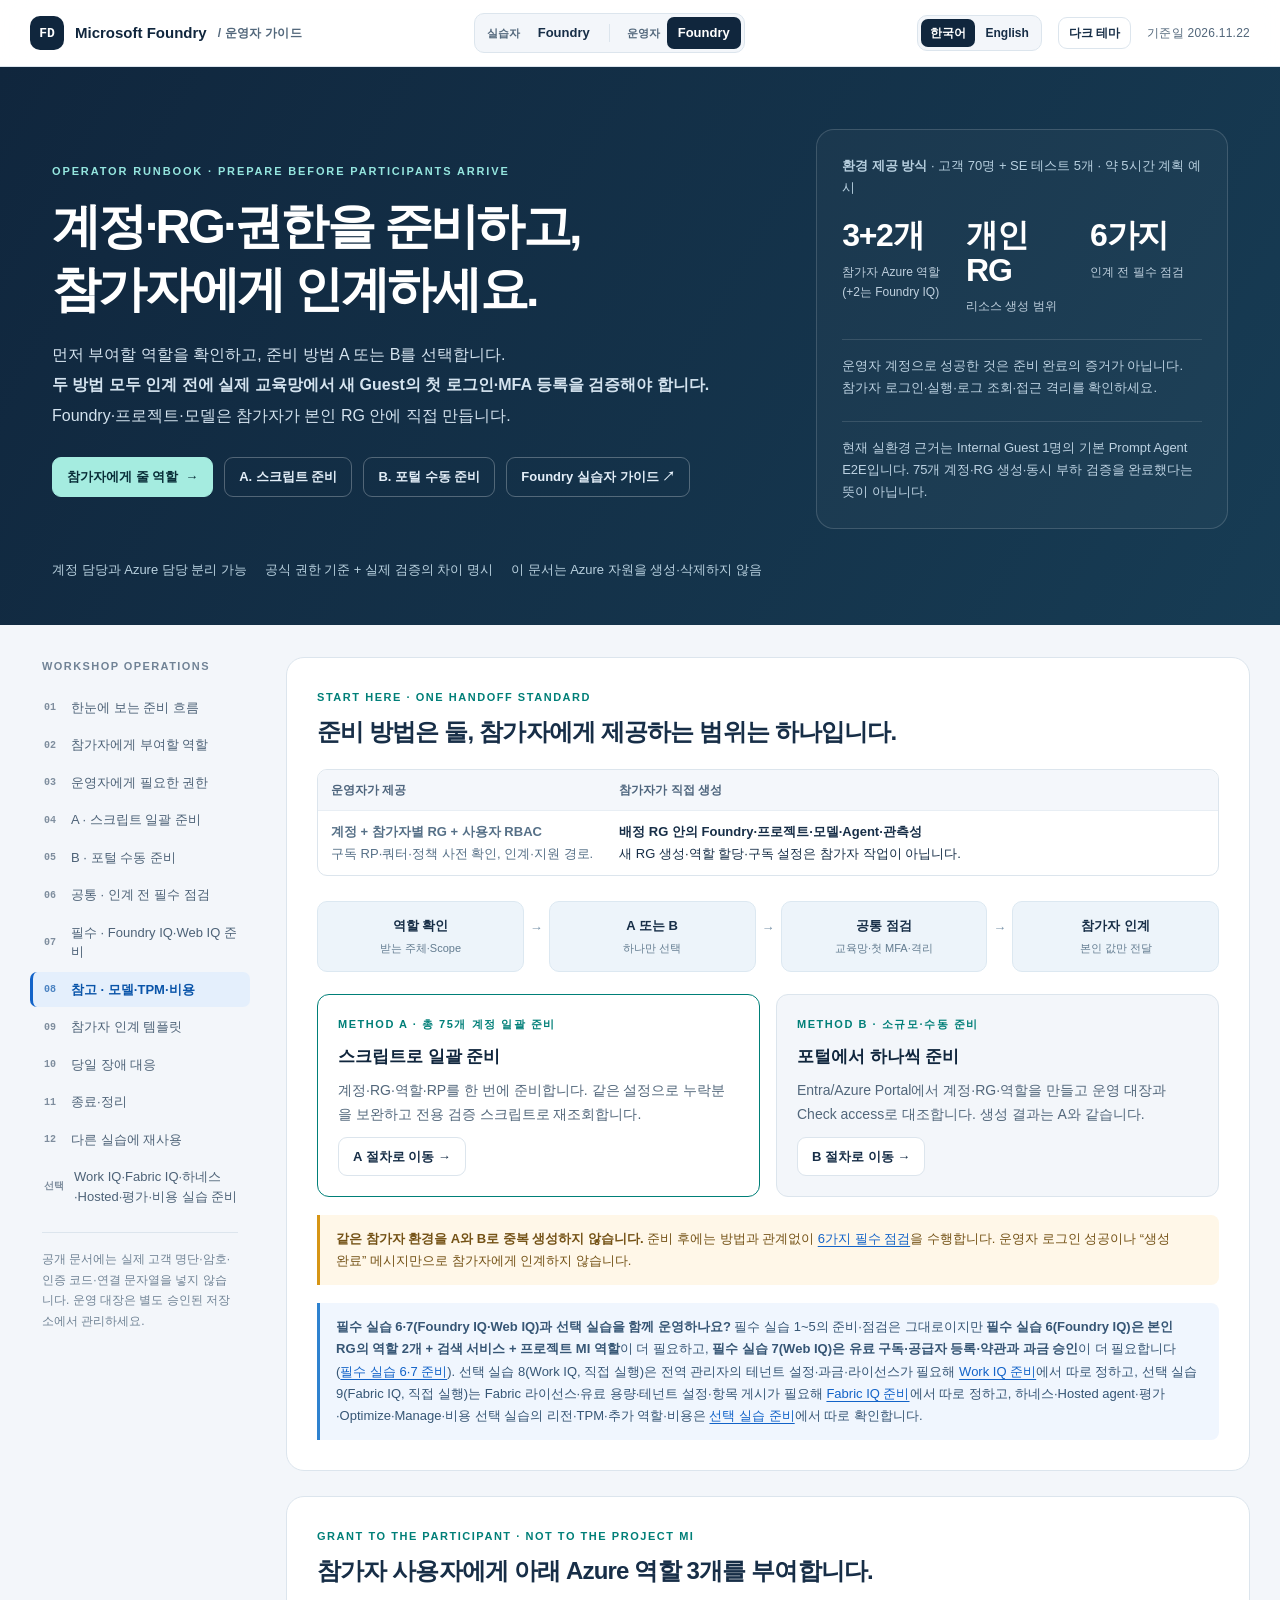
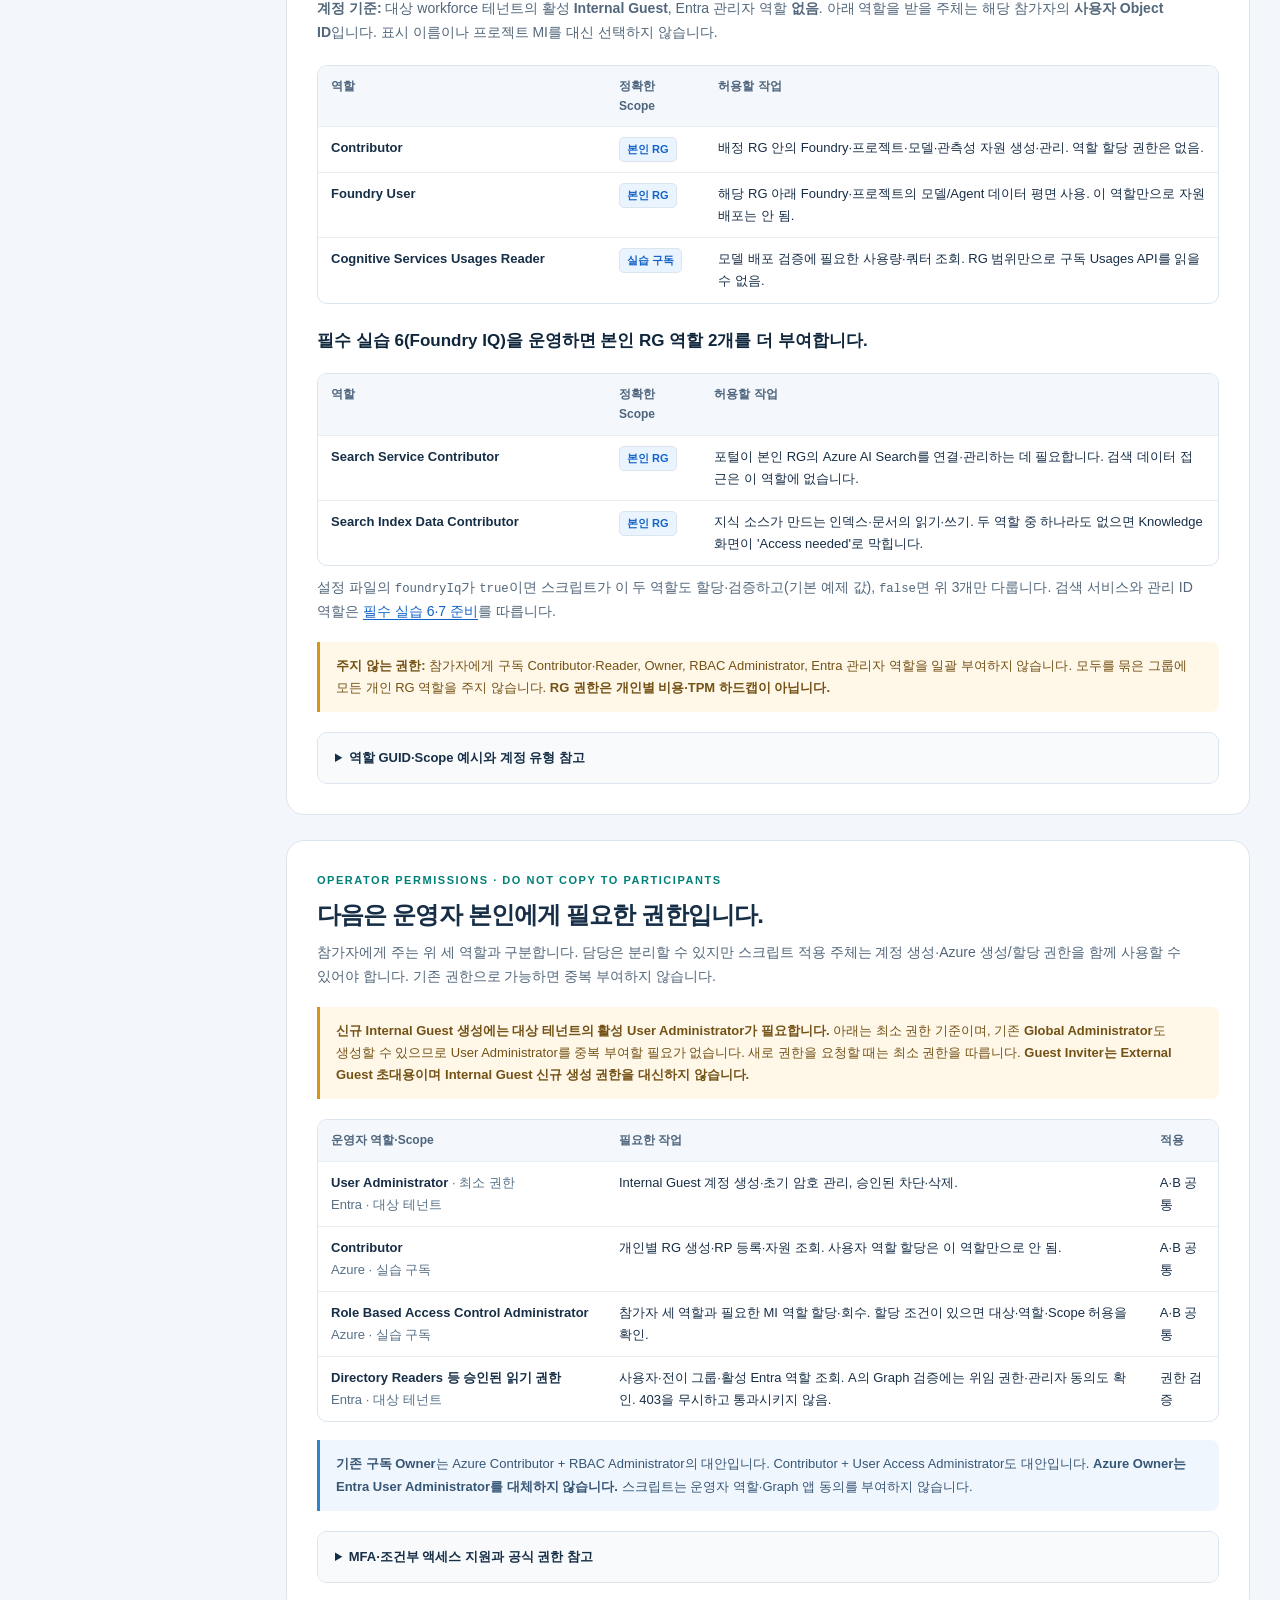
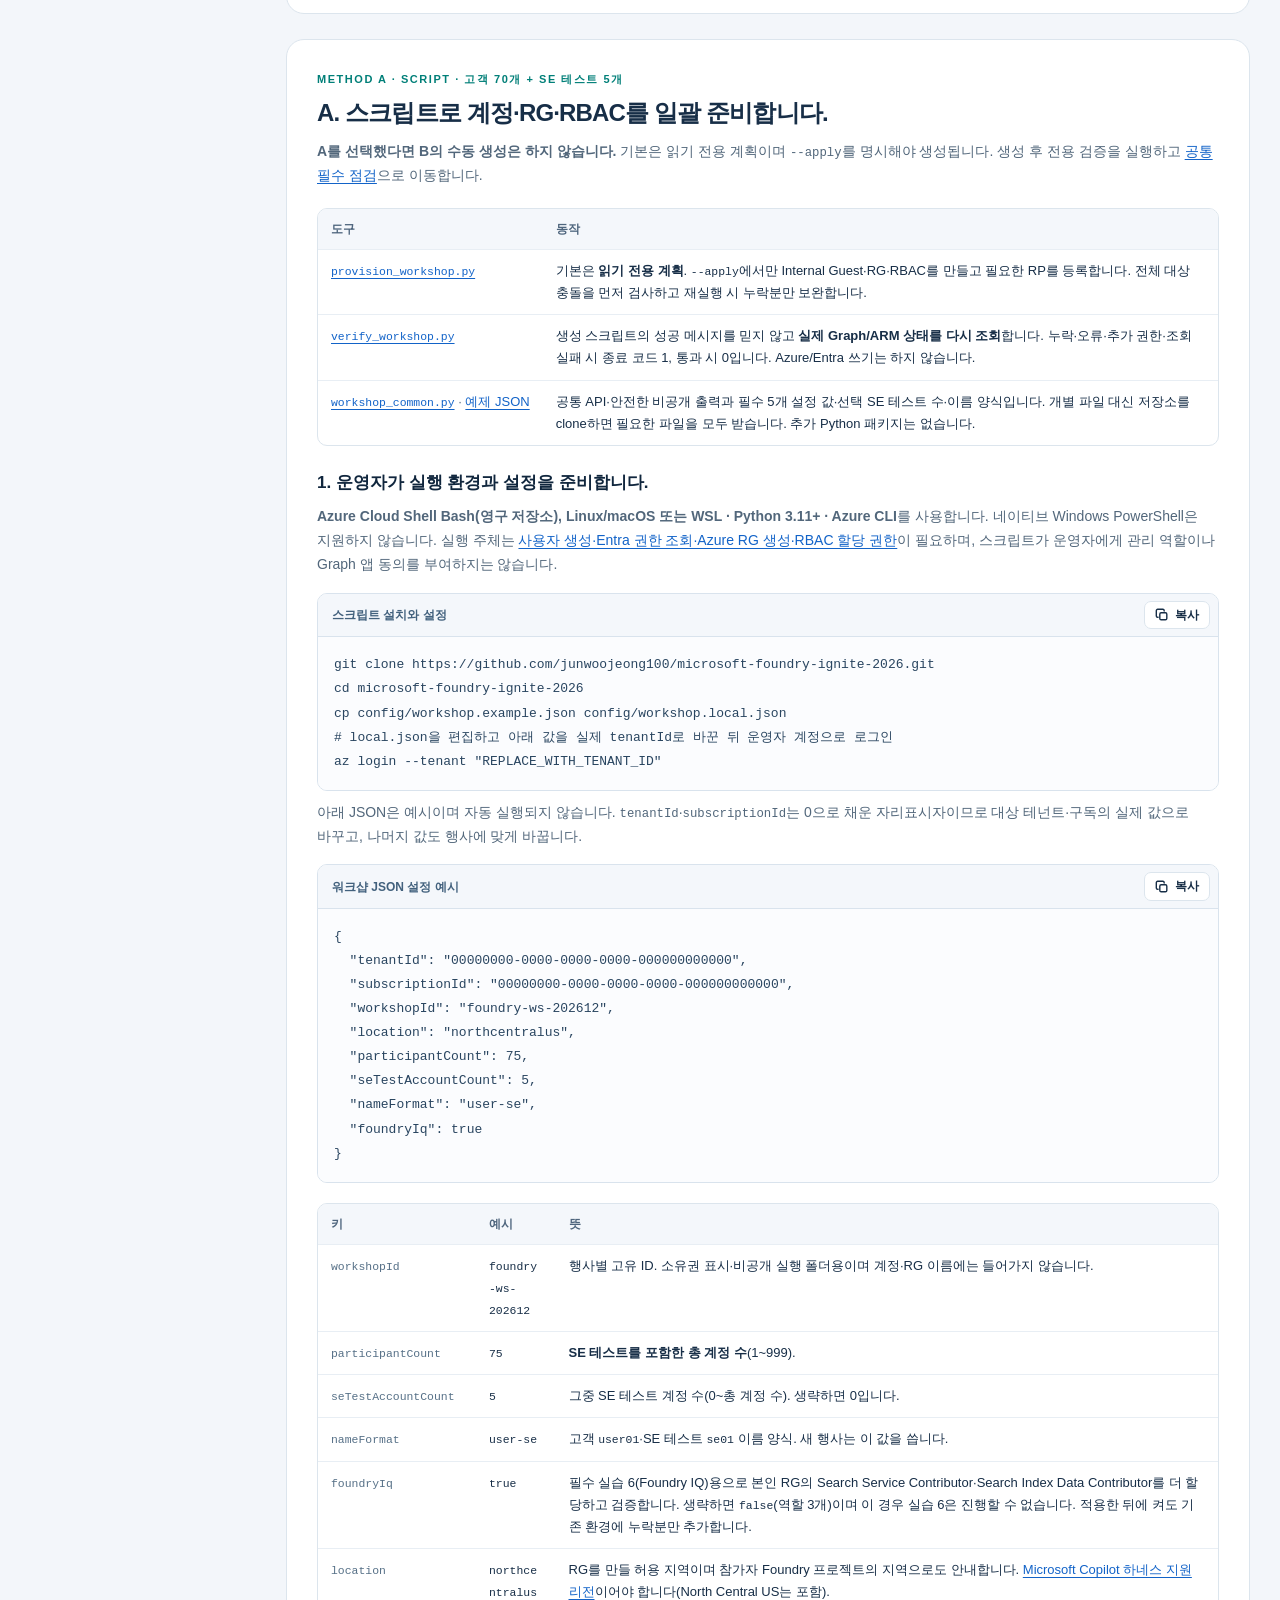
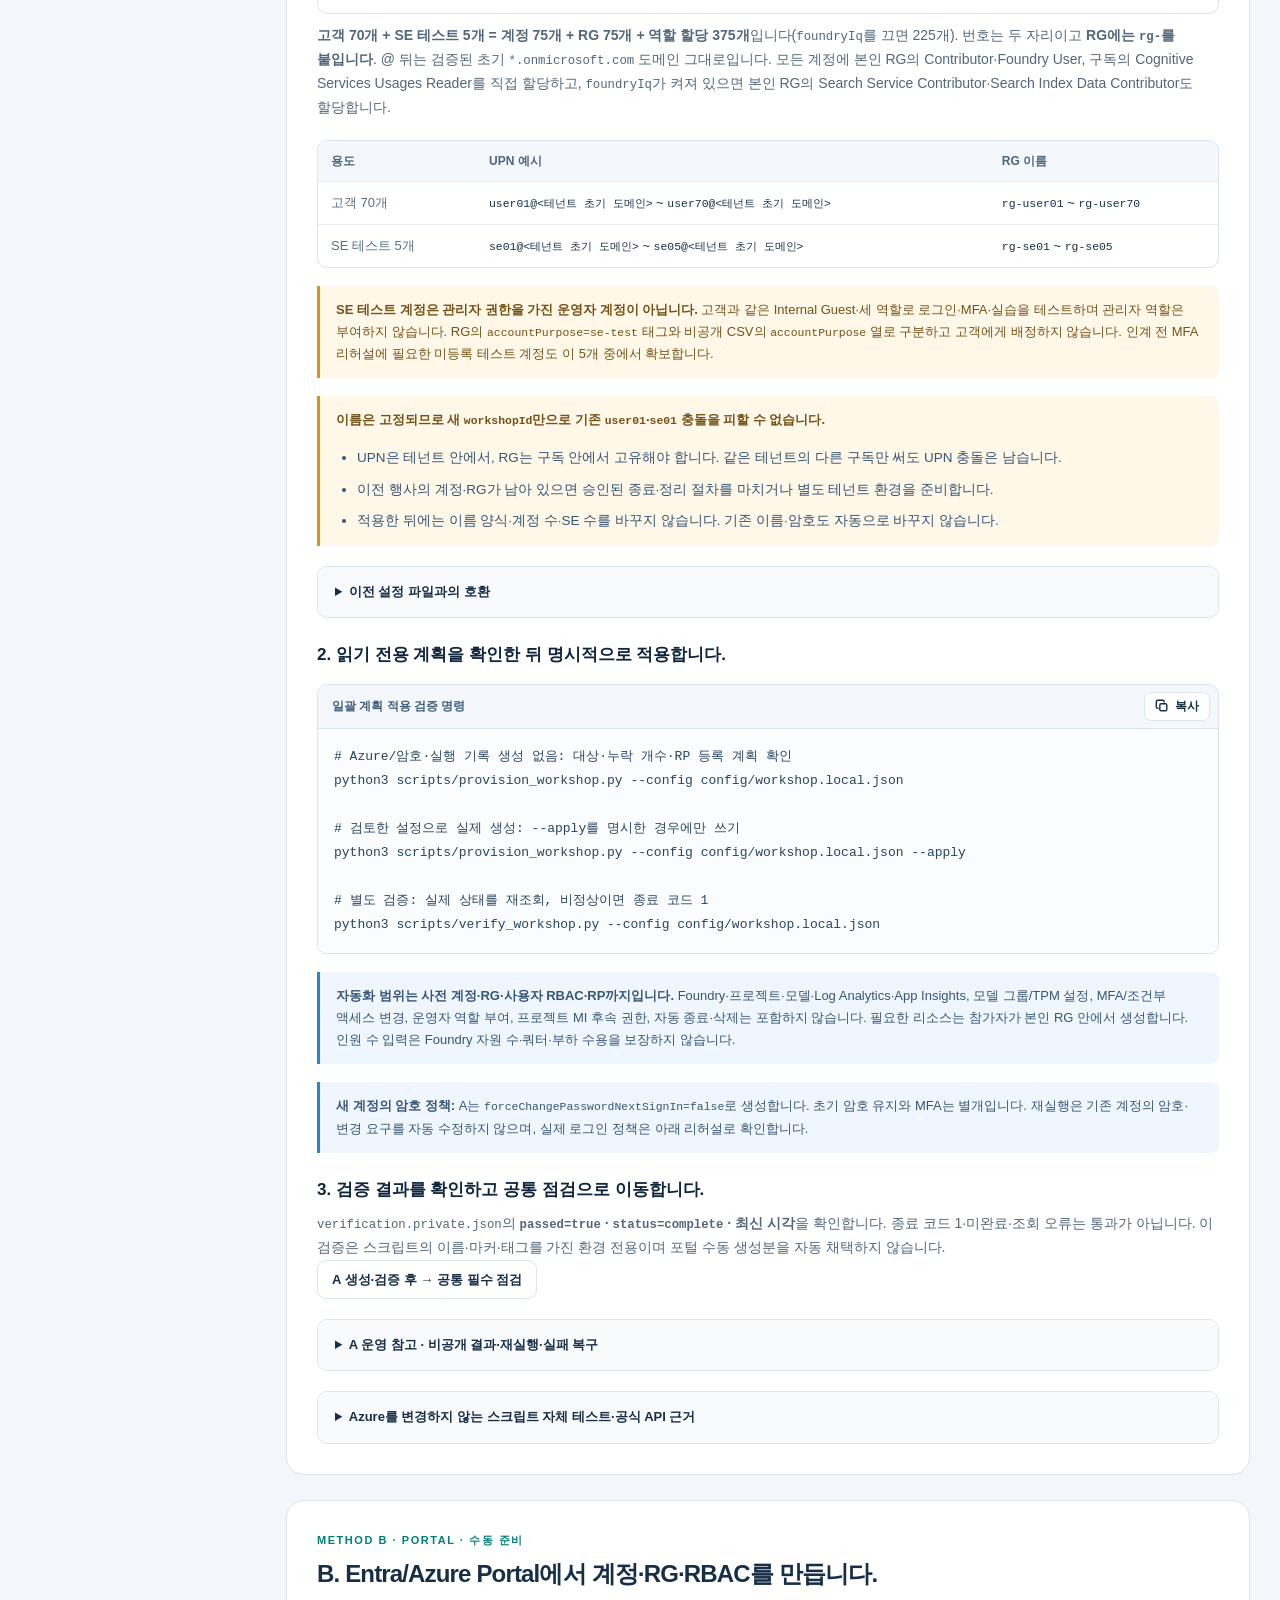
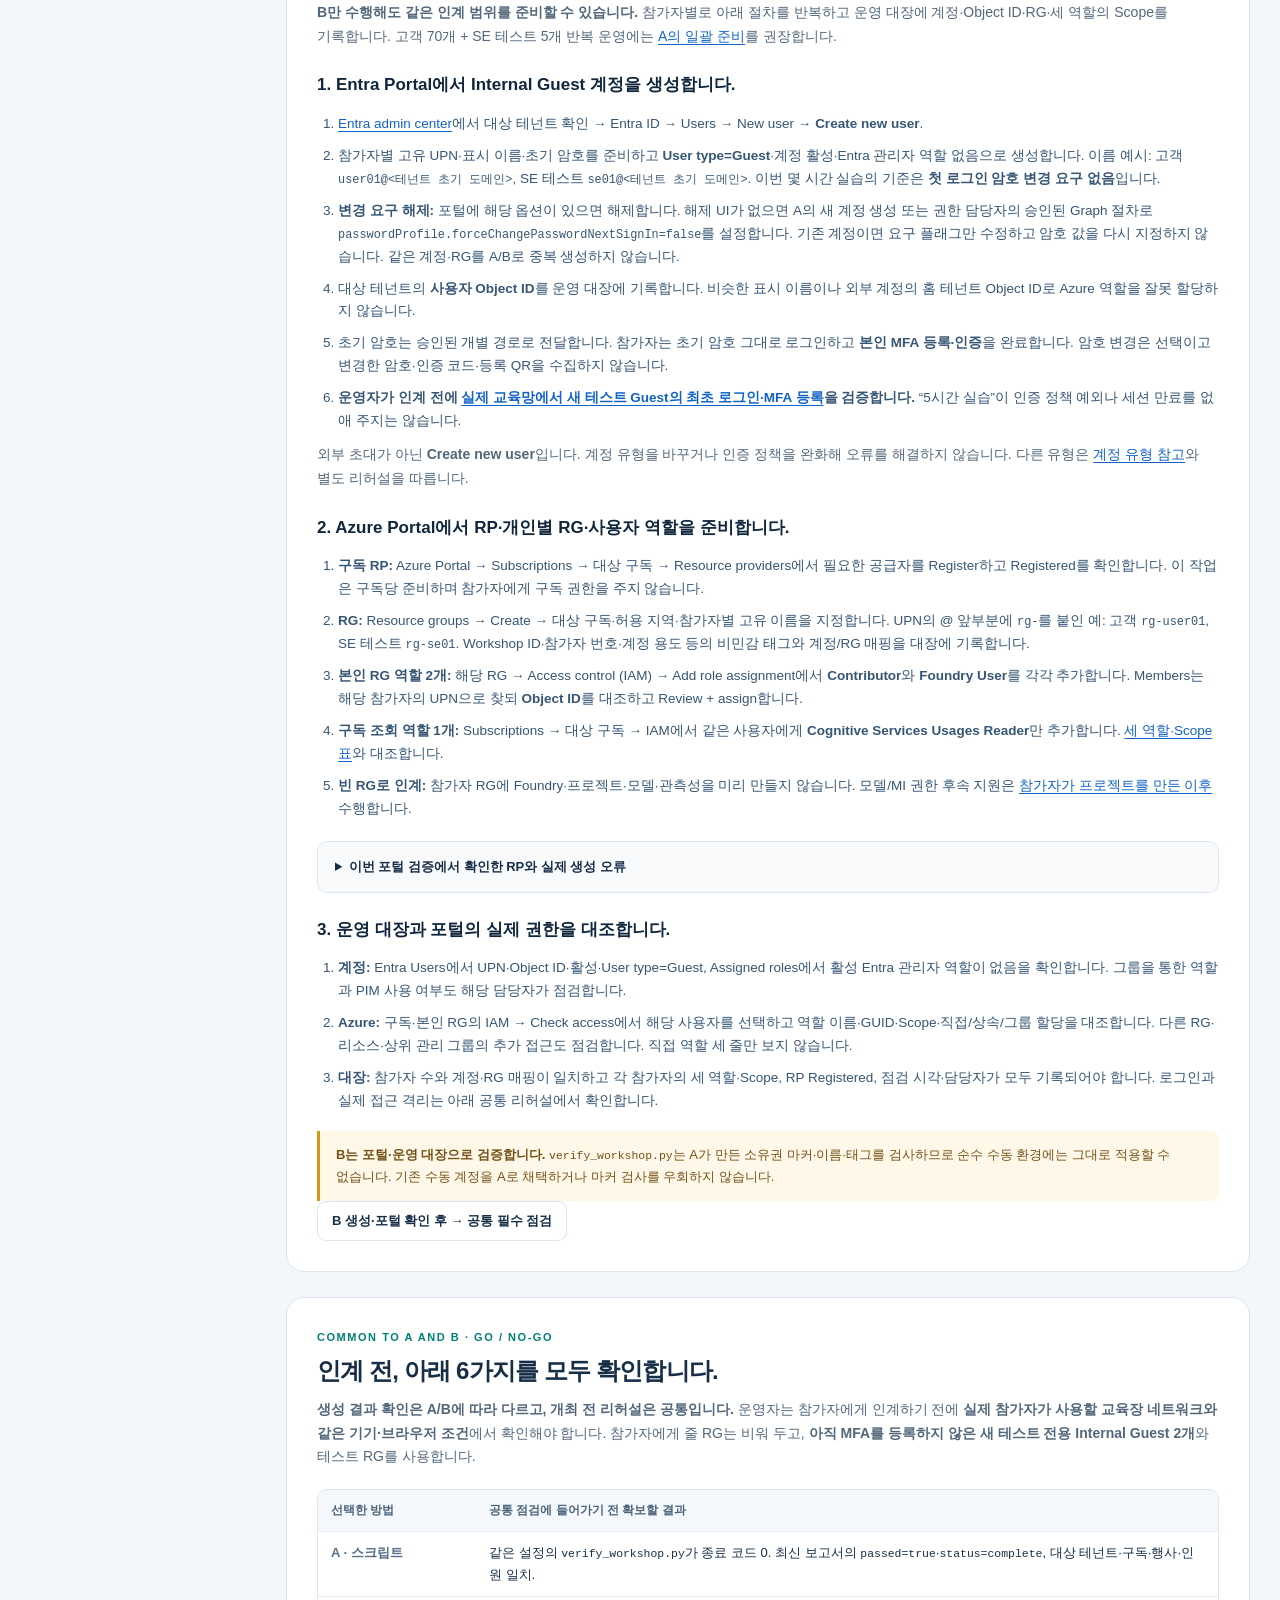
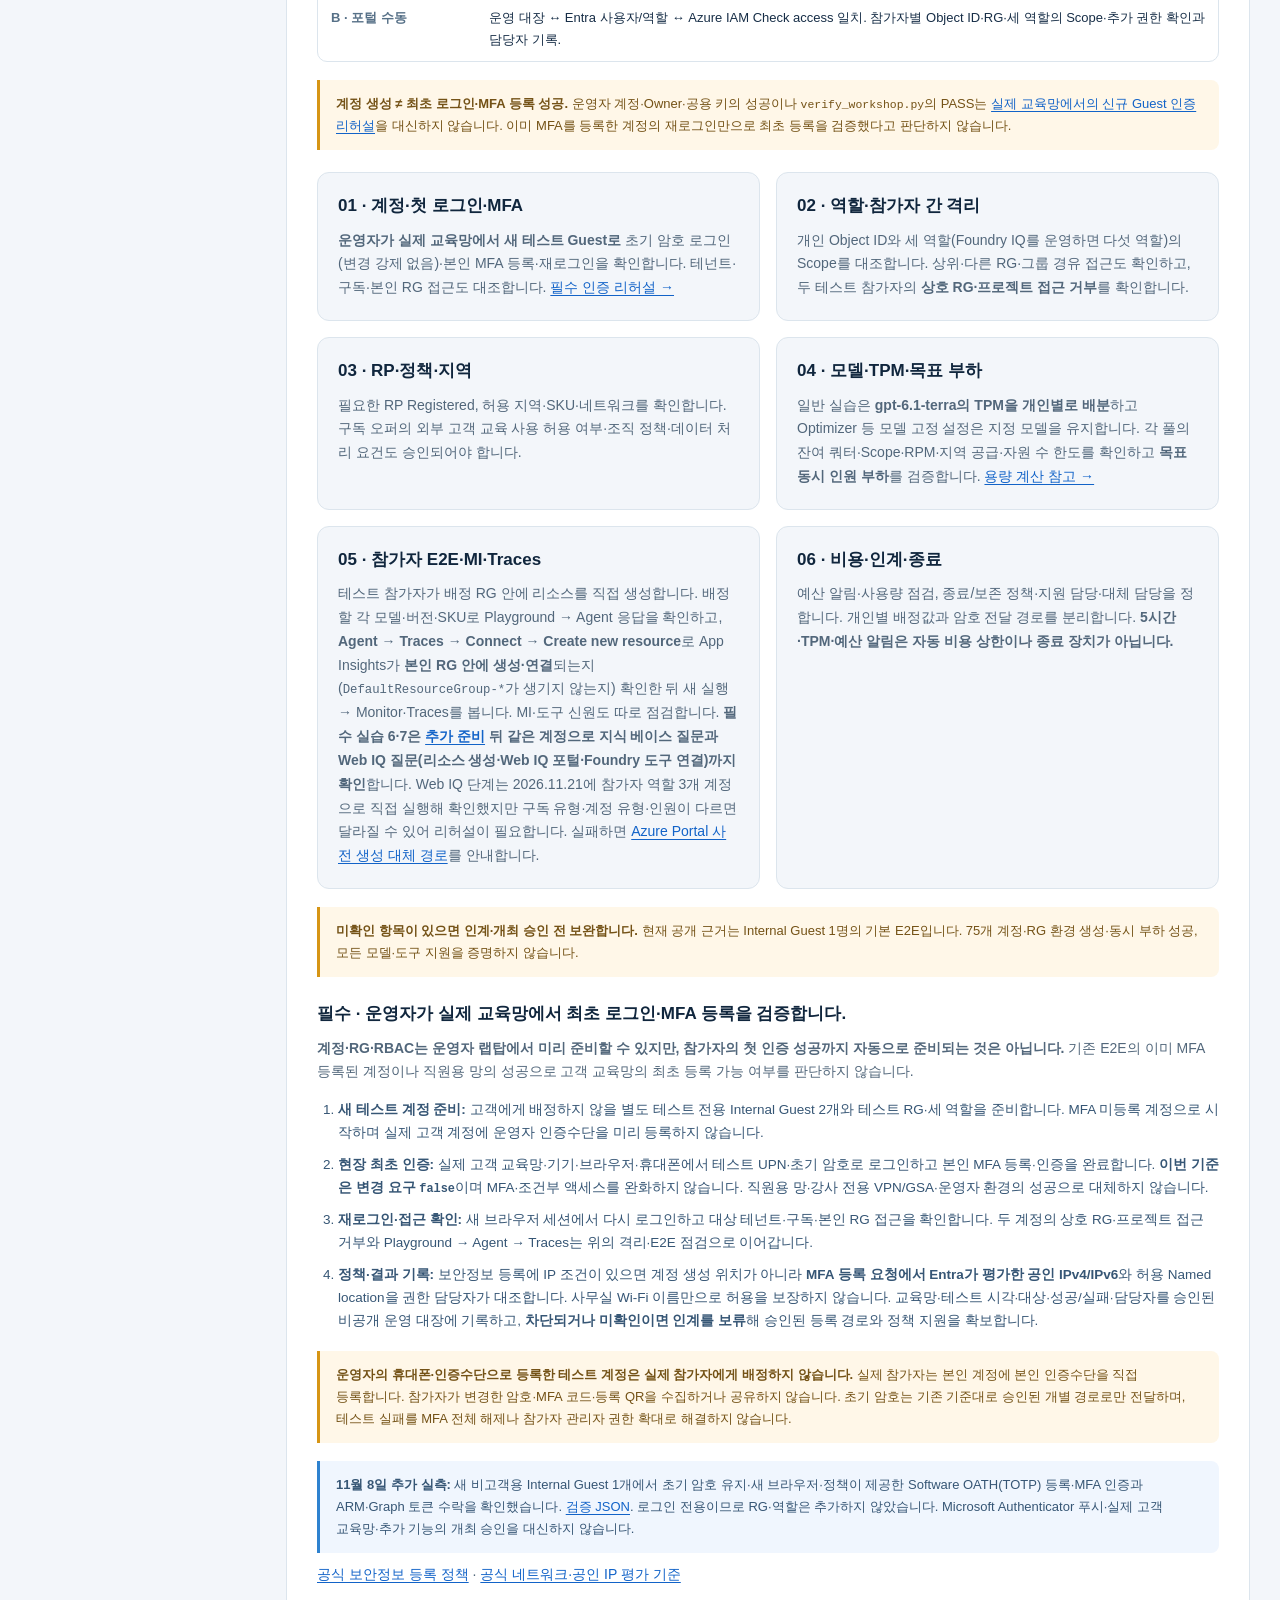
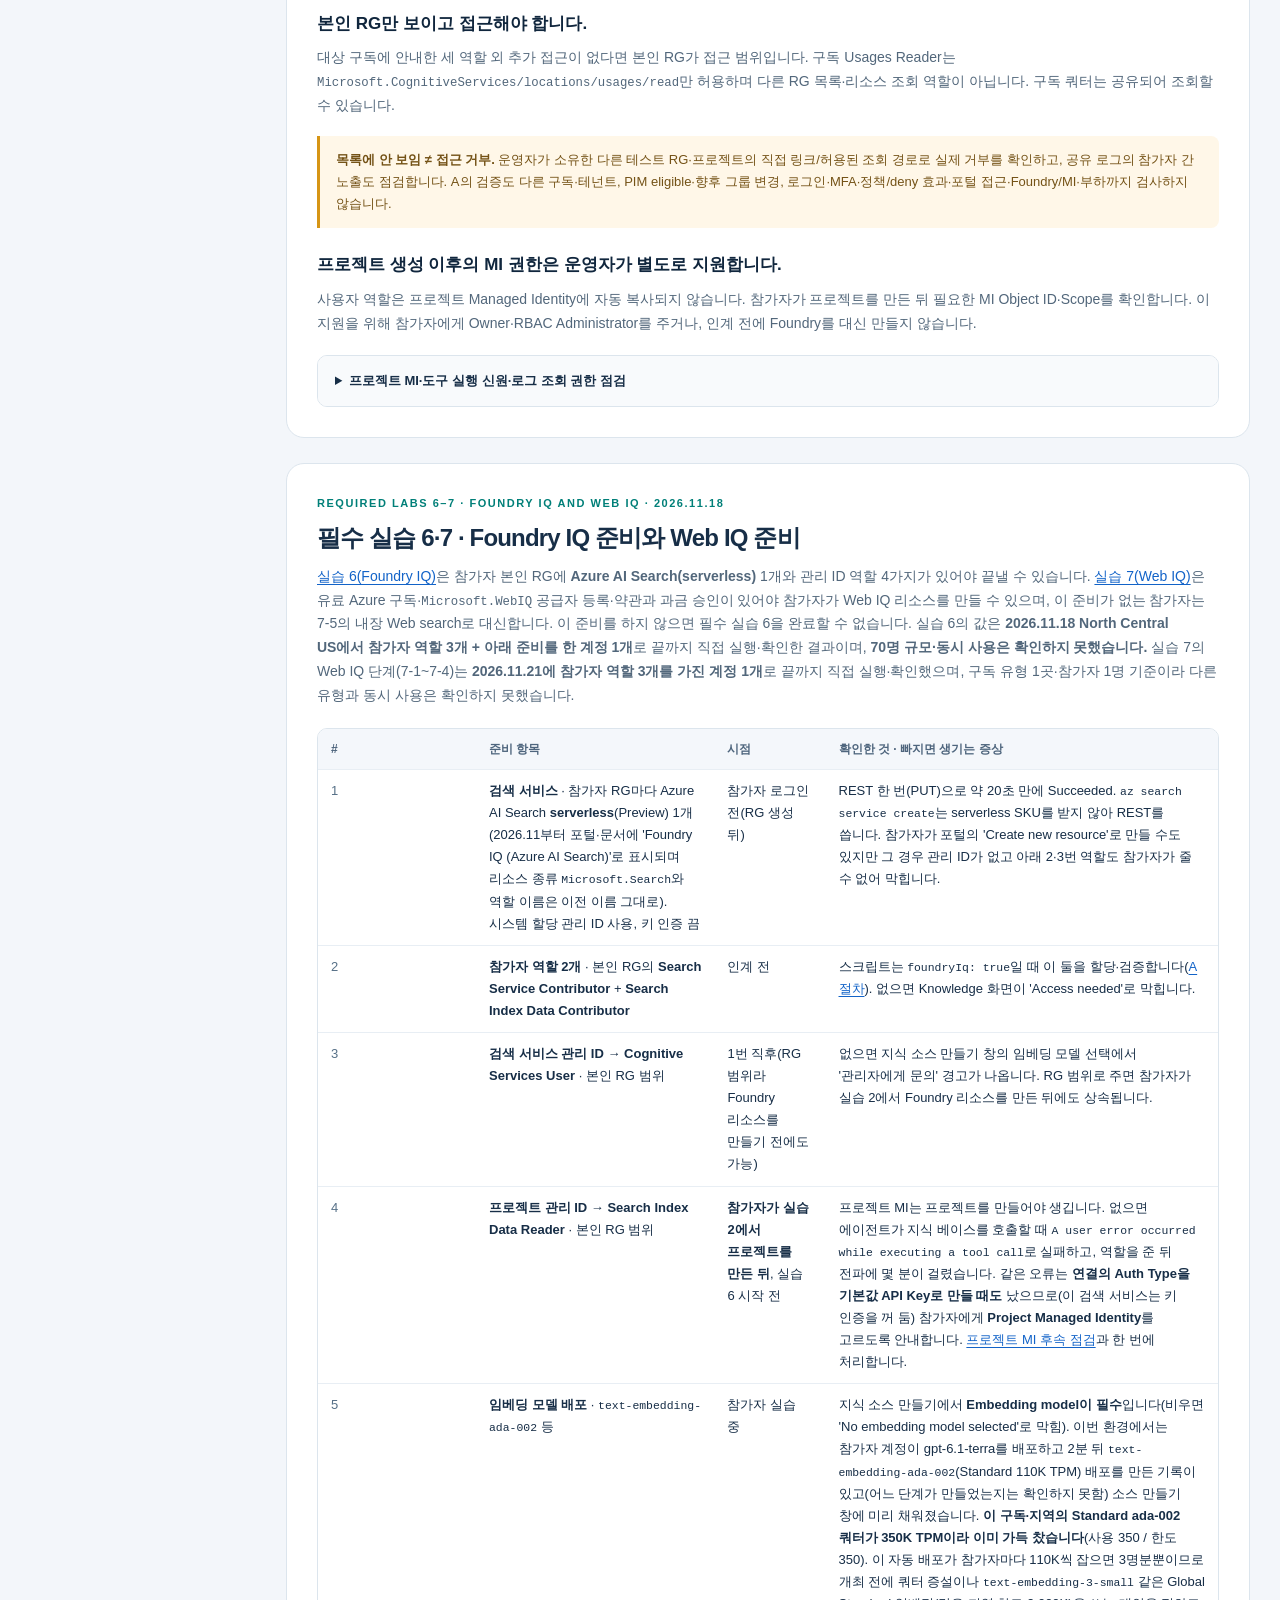
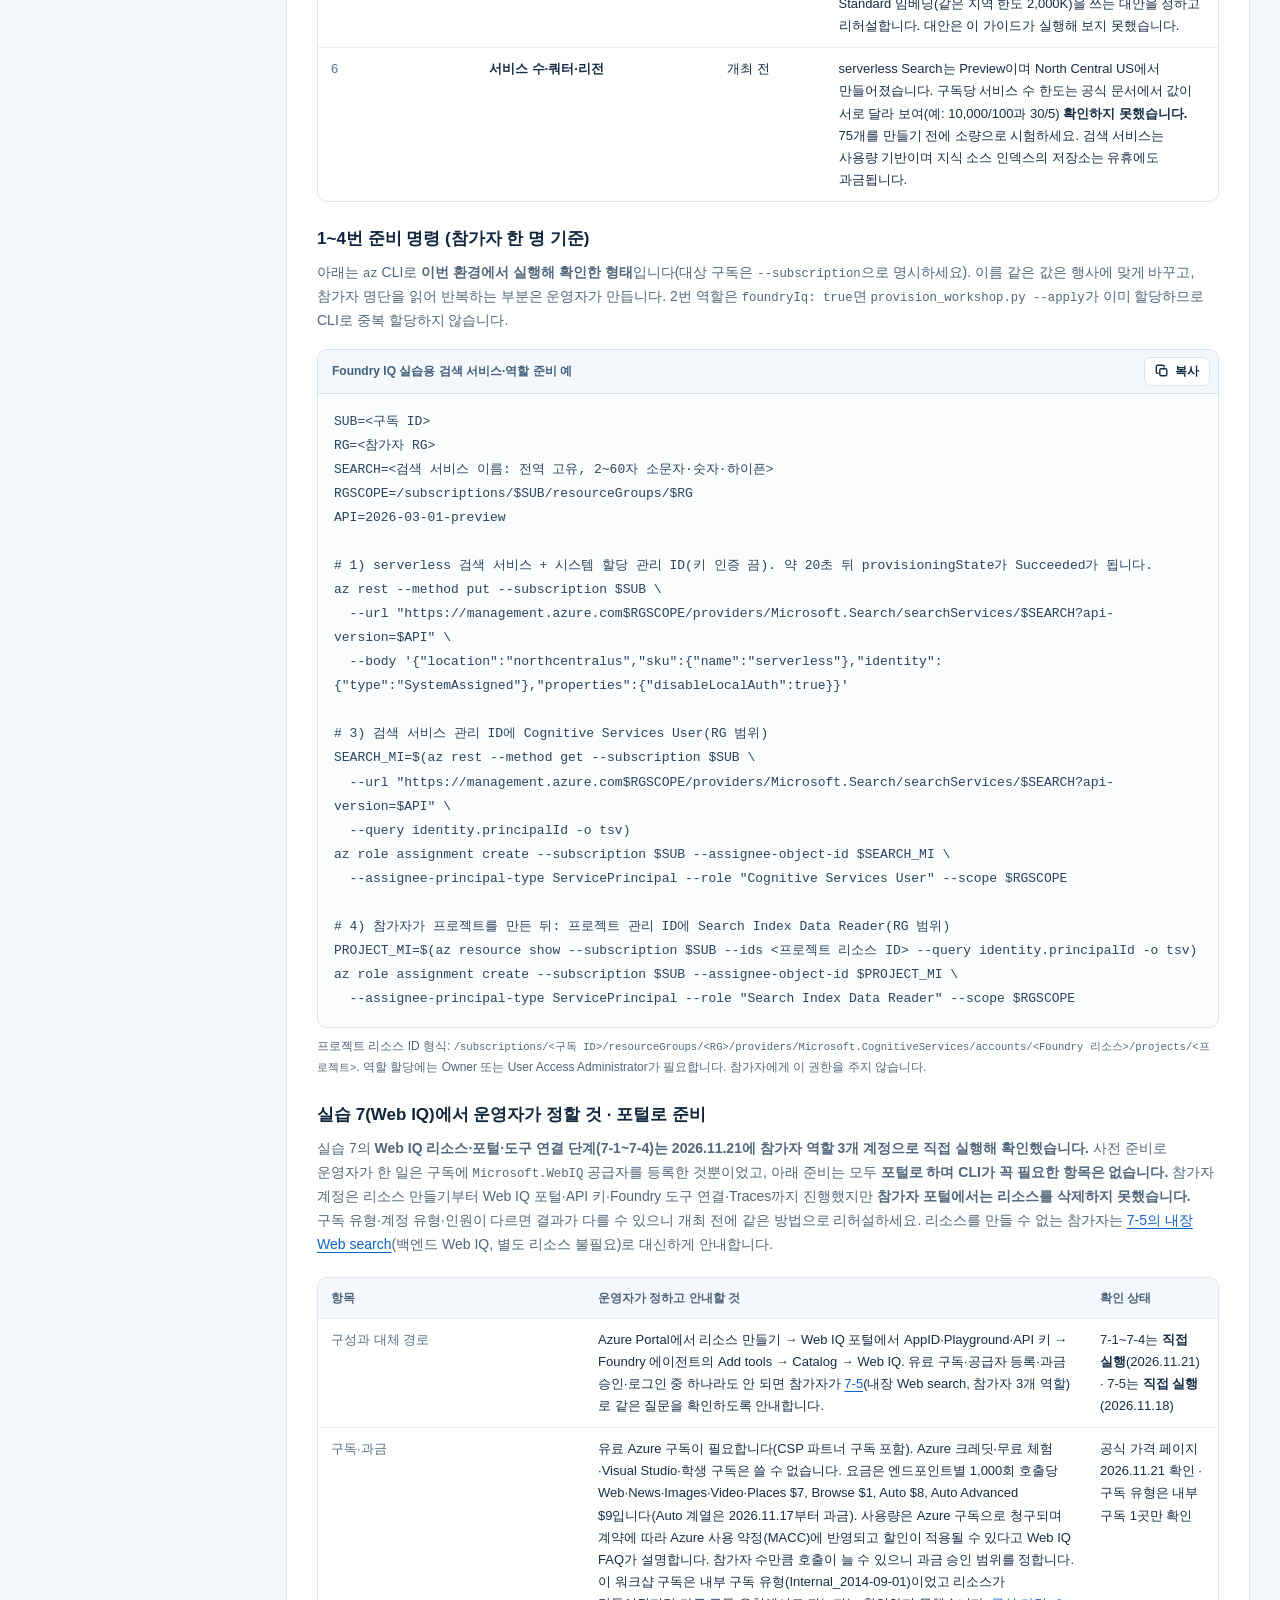
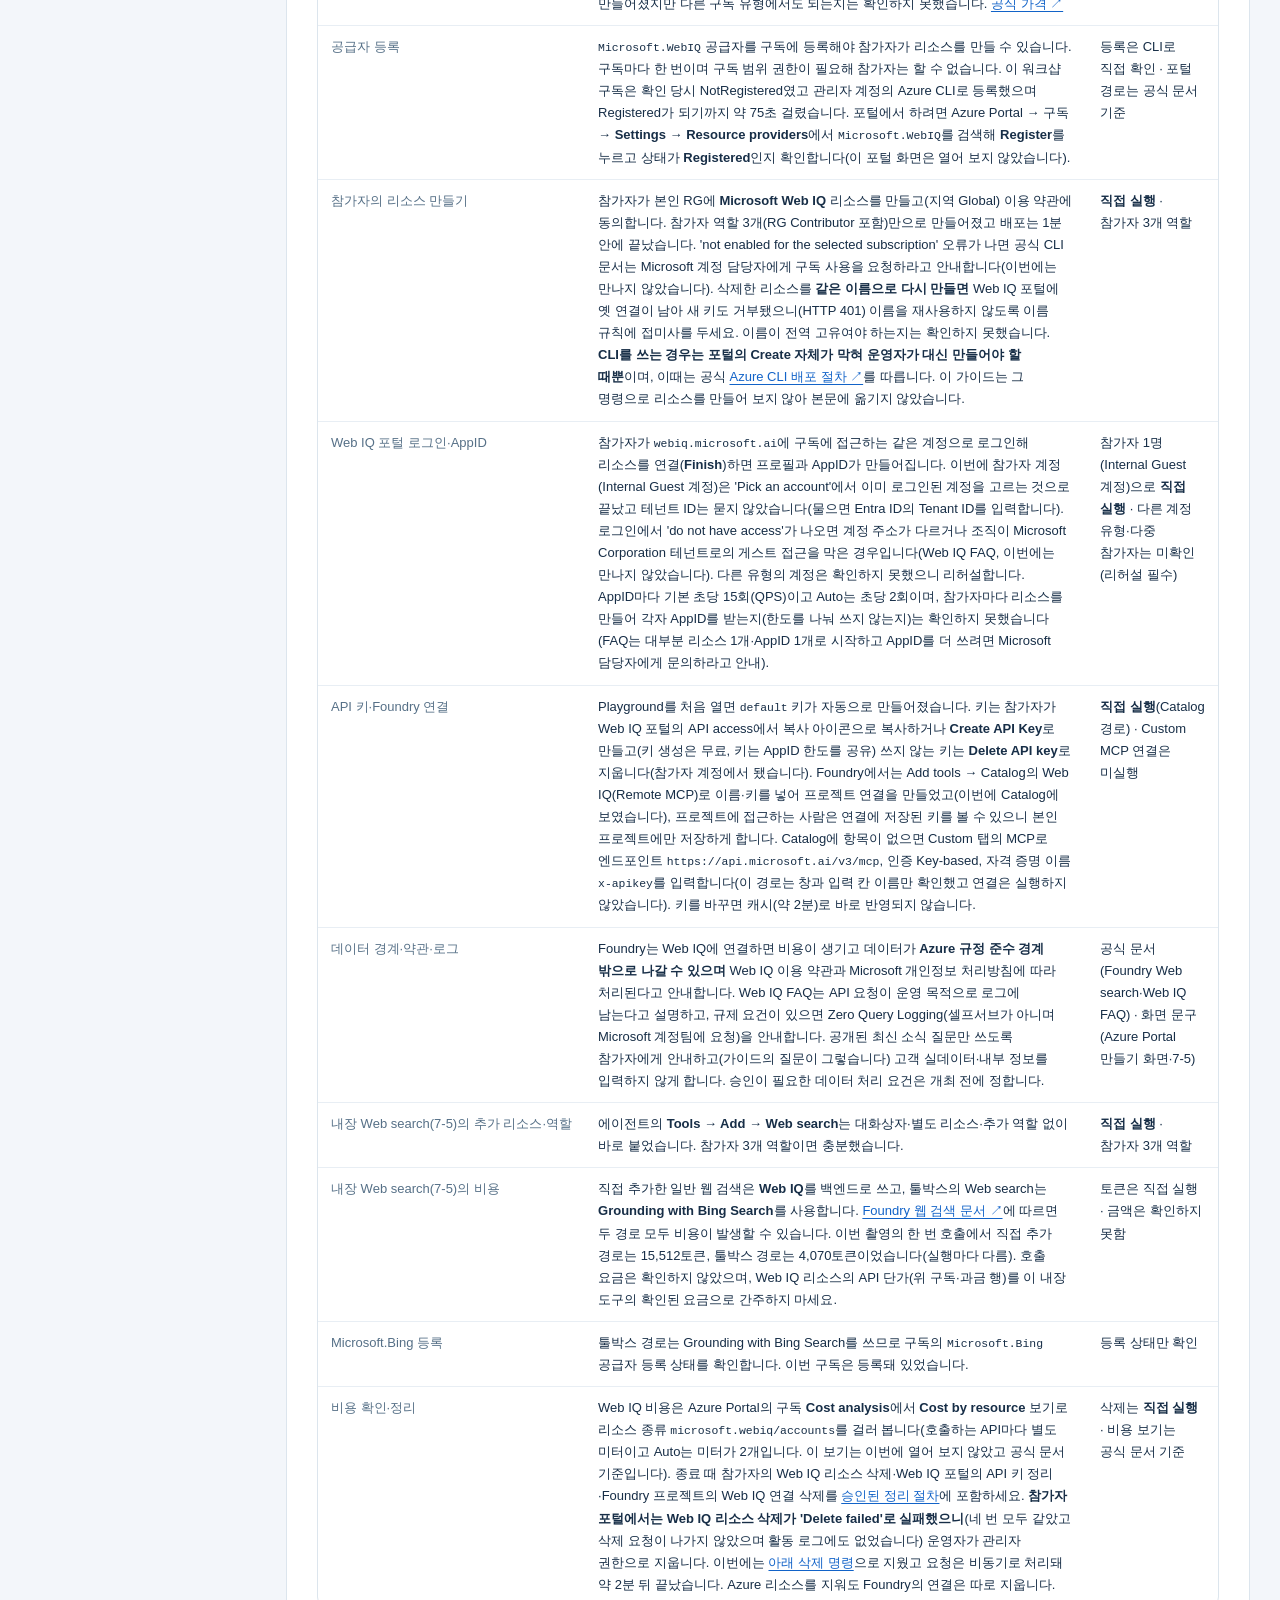
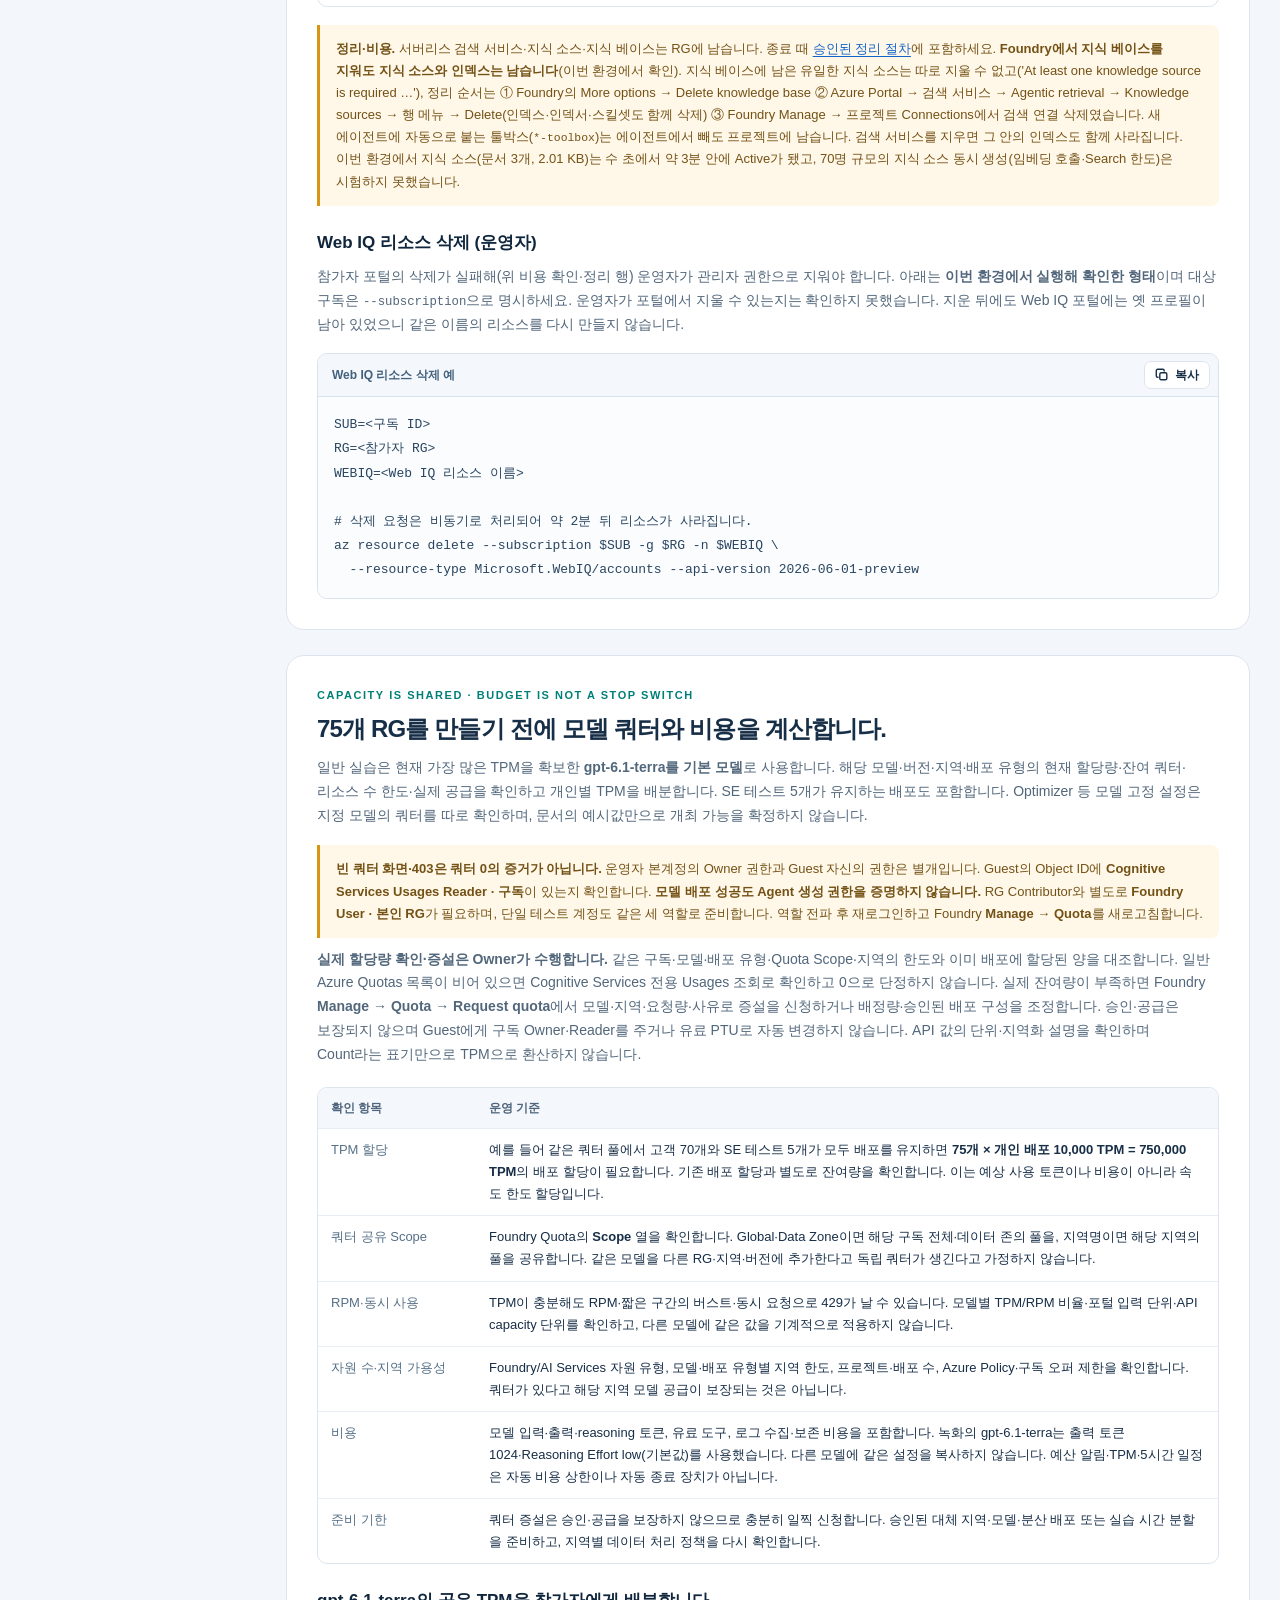
<file: operator.html>
<!doctype html>
<html lang="ko">
<head>
  <meta charset="utf-8">
  <meta name="viewport" content="width=device-width, initial-scale=1">
  <link rel="icon" href="data:image/svg+xml,%3Csvg%20xmlns='http://www.w3.org/2000/svg'%20viewBox='0%200%2040%2040'%3E%3Crect%20width='40'%20height='40'%20rx='10'%20fill='%2310263d'/%3E%3Ctext%20x='20'%20y='26'%20text-anchor='middle'%20fill='white'%20font-family='sans-serif'%20font-size='16'%20font-weight='700'%3EFD%3C/text%3E%3C/svg%3E">
  <meta name="description" content="운영자(SE팀)를 위한 Microsoft Foundry 워크샵 준비·운영 가이드. Internal Guest 생성 권한, 참가자 RBAC, 스크립트·포털 준비와 인계 전 실제 교육망에서의 최초 로그인·MFA 등록 필수 점검을 안내합니다.">
  <title>Microsoft Foundry · 운영자 가이드</title>
  <link rel="alternate" hreflang="ko" href="https://junwoojeong100.github.io/microsoft-foundry-ignite-2026/operator.html">
  <link rel="alternate" hreflang="en" href="https://junwoojeong100.github.io/microsoft-foundry-ignite-2026/operator.en.html">
  <link rel="alternate" hreflang="x-default" href="https://junwoojeong100.github.io/microsoft-foundry-ignite-2026/operator.html">
  <script src="assets/i18n.js"></script>
  <script src="assets/theme.js"></script>
  <link rel="stylesheet" href="assets/guide.css">
</head>
<body>
  <a class="skip" href="#main">운영자 본문으로 이동</a>
  <header class="topbar">
    <div class="topbar-inner">
      <a class="brand" href="#top"><span class="brand-mark" aria-hidden="true">FD</span> Microsoft Foundry <span class="top-meta">/ 운영자 가이드</span></a>
      <nav class="guide-switch" aria-label="가이드 선택">
        <span class="group-label">실습자</span><a href="index.html">Foundry</a>
        <span class="sep" aria-hidden="true"></span>
        <span class="group-label">운영자</span><a href="operator.html" aria-current="page">Foundry</a>
      </nav>
      <div class="topbar-tools">
        <nav class="lang-switch" aria-label="언어 선택"><a href="operator.html" lang="ko" hreflang="ko" aria-current="true">한국어</a><a href="operator.en.html" lang="en" hreflang="en">English</a></nav>
        <button class="button small theme-toggle" id="theme-toggle" type="button" aria-pressed="false">다크 테마</button>
        <span class="top-meta">기준일 2026.11.22</span>
      </div>
      <span class="sr-only" id="theme-status" role="status"></span>
    </div>
  </header>

  <div class="hero" id="top">
    <div class="hero-inner">
      <div class="hero-grid">
        <div>
          <div class="eyebrow">OPERATOR RUNBOOK · PREPARE BEFORE PARTICIPANTS ARRIVE</div>
          <h1>계정·RG·권한을 준비하고,<br>참가자에게 인계하세요.</h1>
          <p class="hero-lead">먼저 부여할 역할을 확인하고, 준비 방법 A 또는 B를 선택합니다.<br><strong>두 방법 모두 인계 전에 실제 교육망에서 새 Guest의 첫 로그인·MFA 등록을 검증해야 합니다.</strong><br>Foundry·프로젝트·모델은 참가자가 본인 RG 안에 직접 만듭니다.</p>
          <div class="hero-actions">
            <a class="button primary" href="#participant-roles">참가자에게 줄 역할 <span aria-hidden="true">→</span></a>
            <a class="button dark" href="#automation">A. 스크립트 준비</a>
            <a class="button dark" href="#portal">B. 포털 수동 준비</a>
            <a class="button dark" href="index.html">Foundry 실습자 가이드 ↗</a>
          </div>
        </div>
        <div class="proof">
          <p class="proof-label"><strong>환경 제공 방식</strong> · 고객 70명 + SE 테스트 5개 · 약 5시간 계획 예시</p>
          <div class="stats">
            <div class="stat"><strong>3+2개</strong><span>참가자 Azure 역할(+2는 Foundry IQ)</span></div>
            <div class="stat"><strong>개인 RG</strong><span>리소스 생성 범위</span></div>
            <div class="stat"><strong>6가지</strong><span>인계 전 필수 점검</span></div>
          </div>
          <p class="proof-note">운영자 계정으로 성공한 것은 준비 완료의 증거가 아닙니다.<br>참가자 로그인·실행·로그 조회·접근 격리를 확인하세요.</p>
          <p class="proof-note">현재 실환경 근거는 Internal Guest 1명의 기본 Prompt Agent E2E입니다. 75개 계정·RG 생성·동시 부하 검증을 완료했다는 뜻이 아닙니다.</p>
        </div>
      </div>
      <div class="hero-meta"><span>계정 담당과 Azure 담당 분리 가능</span><span>공식 권한 기준 + 실제 검증의 차이 명시</span><span>이 문서는 Azure 자원을 생성·삭제하지 않음</span></div>
    </div>
  </div>

  <div class="workspace">
    <aside aria-label="운영자 목차">
      <p class="nav-title">WORKSHOP OPERATIONS</p>
      <nav class="toc" id="toc" aria-label="페이지 목차">
        <a href="#plan"><span class="nav-number">01</span>한눈에 보는 준비 흐름</a>
        <a href="#participant-roles"><span class="nav-number">02</span>참가자에게 부여할 역할</a>
        <a href="#operator-roles"><span class="nav-number">03</span>운영자에게 필요한 권한</a>
        <a href="#automation"><span class="nav-number">04</span>A · 스크립트 일괄 준비</a>
        <a href="#portal"><span class="nav-number">05</span>B · 포털 수동 준비</a>
        <a href="#preflight"><span class="nav-number">06</span>공통 · 인계 전 필수 점검</a>
        <a href="#iq-prep"><span class="nav-number">07</span>필수 · Foundry IQ·Web IQ 준비</a>
        <a href="#capacity"><span class="nav-number">08</span>참고 · 모델·TPM·비용</a>
        <a href="#handoff"><span class="nav-number">09</span>참가자 인계 템플릿</a>
        <a href="#day-ops"><span class="nav-number">10</span>당일 장애 대응</a>
        <a href="#close"><span class="nav-number">11</span>종료·정리</a>
        <a href="#reuse"><span class="nav-number">12</span>다른 실습에 재사용</a>
        <a href="#part2-prep"><span class="nav-number">선택</span>Work IQ·Fabric IQ·하네스·Hosted·평가·비용 실습 준비</a>
      </nav>
      <p class="sidebar-note">공개 문서에는 실제 고객 명단·암호·인증 코드·연결 문자열을 넣지 않습니다. 운영 대장은 별도 승인된 저장소에서 관리하세요.</p>
    </aside>

    <main id="main">
      <section class="panel observed-section" id="plan">
        <p class="section-label">START HERE · ONE HANDOFF STANDARD</p>
        <h2>준비 방법은 둘, 참가자에게 제공하는 범위는 하나입니다.</h2>
        <div class="table-wrap">
          <table aria-label="운영자와 참가자의 생성 경계">
            <thead><tr><th>운영자가 제공</th><th>참가자가 직접 생성</th></tr></thead>
            <tbody><tr><td><strong>계정 + 참가자별 RG + 사용자 RBAC</strong><br>구독 RP·쿼터·정책 사전 확인, 인계·지원 경로.</td><td><strong>배정 RG 안의 Foundry·프로젝트·모델·Agent·관측성</strong><br>새 RG 생성·역할 할당·구독 설정은 참가자 작업이 아닙니다.</td></tr></tbody>
          </table>
        </div>
        <ol class="flow" aria-label="운영자 준비 순서">
          <li>역할 확인<small>받는 주체·Scope</small></li><li>A 또는 B<small>하나만 선택</small></li><li>공통 점검<small>교육망·첫 MFA·격리</small></li><li>참가자 인계<small>본인 값만 전달</small></li>
        </ol>
        <div class="runbook-grid" role="group" aria-label="환경 준비 방법 선택">
          <article class="runbook-card recommended">
            <p class="section-label">METHOD A · 총 75개 계정 일괄 준비</p>
            <h3>스크립트로 일괄 준비</h3>
            <p>계정·RG·역할·RP를 한 번에 준비합니다. 같은 설정으로 누락분을 보완하고 전용 검증 스크립트로 재조회합니다.</p>
            <a class="button" href="#automation">A 절차로 이동 →</a>
          </article>
          <article class="runbook-card">
            <p class="section-label">METHOD B · 소규모·수동 준비</p>
            <h3>포털에서 하나씩 준비</h3>
            <p>Entra/Azure Portal에서 계정·RG·역할을 만들고 운영 대장과 Check access로 대조합니다. 생성 결과는 A와 같습니다.</p>
            <a class="button" href="#portal">B 절차로 이동 →</a>
          </article>
        </div>
        <div class="notice warning"><strong>같은 참가자 환경을 A와 B로 중복 생성하지 않습니다.</strong> 준비 후에는 방법과 관계없이 <a href="#preflight">6가지 필수 점검</a>을 수행합니다. 운영자 로그인 성공이나 “생성 완료” 메시지만으로 참가자에게 인계하지 않습니다.</div>
        <div class="notice"><strong>필수 실습 6·7(Foundry IQ·Web IQ)과 선택 실습을 함께 운영하나요?</strong> 필수 실습 1~5의 준비·점검은 그대로이지만 <strong>필수 실습 6(Foundry IQ)은 본인 RG의 역할 2개 + 검색 서비스 + 프로젝트 MI 역할</strong>이 더 필요하고, <strong>필수 실습 7(Web IQ)은 유료 구독·공급자 등록·약관과 과금 승인</strong>이 더 필요합니다(<a href="#iq-prep">필수 실습 6·7 준비</a>). 선택 실습 8(Work IQ, 직접 실행)은 전역 관리자의 테넌트 설정·과금·라이선스가 필요해 <a href="#work-iq-prep">Work IQ 준비</a>에서 따로 정하고, 선택 실습 9(Fabric IQ, 직접 실행)는 Fabric 라이선스·유료 용량·테넌트 설정·항목 게시가 필요해 <a href="#fabric-iq-prep">Fabric IQ 준비</a>에서 따로 정하고, 하네스·Hosted agent·평가·Optimize·Manage·비용 선택 실습의 리전·TPM·추가 역할·비용은 <a href="#part2-prep">선택 실습 준비</a>에서 따로 확인합니다.</div>
      </section>

      <section class="panel observed-section" id="participant-roles">
        <p class="section-label">GRANT TO THE PARTICIPANT · NOT TO THE PROJECT MI</p>
        <h2>참가자 사용자에게 아래 Azure 역할 3개를 부여합니다.</h2>
        <p class="intro"><strong>계정 기준:</strong> 대상 workforce 테넌트의 활성 <strong>Internal Guest</strong>, Entra 관리자 역할 <strong>없음</strong>. 아래 역할을 받을 주체는 해당 참가자의 <strong>사용자 Object ID</strong>입니다. 표시 이름이나 프로젝트 MI를 대신 선택하지 않습니다.</p>
        <div class="table-wrap">
          <table class="grant-table" aria-label="운영자가 참가자에게 부여할 필수 역할" data-actor="participant">
            <thead><tr><th>역할</th><th>정확한 Scope</th><th>허용할 작업</th></tr></thead>
            <tbody>
              <tr><td><strong>Contributor</strong></td><td><span class="scope-badge">본인 RG</span></td><td>배정 RG 안의 Foundry·프로젝트·모델·관측성 자원 생성·관리. 역할 할당 권한은 없음.</td></tr>
              <tr><td><strong>Foundry User</strong></td><td><span class="scope-badge">본인 RG</span></td><td>해당 RG 아래 Foundry·프로젝트의 모델/Agent 데이터 평면 사용. 이 역할만으로 자원 배포는 안 됨.</td></tr>
              <tr><td><strong>Cognitive Services Usages Reader</strong></td><td><span class="scope-badge">실습 구독</span></td><td>모델 배포 검증에 필요한 사용량·쿼터 조회. RG 범위만으로 구독 Usages API를 읽을 수 없음.</td></tr>
            </tbody>
          </table>
        </div>
        <h3 class="role-title" id="iq-roles">필수 실습 6(Foundry IQ)을 운영하면 본인 RG 역할 2개를 더 부여합니다.</h3>
        <div class="table-wrap">
          <table class="grant-table" aria-label="Foundry IQ 실습용 추가 역할" data-actor="participant">
            <thead><tr><th>역할</th><th>정확한 Scope</th><th>허용할 작업</th></tr></thead>
            <tbody>
              <tr><td><strong>Search Service Contributor</strong></td><td><span class="scope-badge">본인 RG</span></td><td>포털이 본인 RG의 Azure AI Search를 연결·관리하는 데 필요합니다. 검색 데이터 접근은 이 역할에 없습니다.</td></tr>
              <tr><td><strong>Search Index Data Contributor</strong></td><td><span class="scope-badge">본인 RG</span></td><td>지식 소스가 만드는 인덱스·문서의 읽기·쓰기. 두 역할 중 하나라도 없으면 Knowledge 화면이 'Access needed'로 막힙니다.</td></tr>
            </tbody>
          </table>
        </div>
        <p class="intro">설정 파일의 <code>foundryIq</code>가 <code>true</code>이면 스크립트가 이 두 역할도 할당·검증하고(기본 예제 값), <code>false</code>면 위 3개만 다룹니다. 검색 서비스와 관리 ID 역할은 <a href="#iq-prep">필수 실습 6·7 준비</a>를 따릅니다.</p>
        <div class="notice warning"><strong>주지 않는 권한:</strong> 참가자에게 구독 Contributor·Reader, Owner, RBAC Administrator, Entra 관리자 역할을 일괄 부여하지 않습니다. 모두를 묶은 그룹에 모든 개인 RG 역할을 주지 않습니다. <strong>RG 권한은 개인별 비용·TPM 하드캡이 아닙니다.</strong></div>
        <details>
          <summary>역할 GUID·Scope 예시와 계정 유형 참고</summary>
          <div class="details-body">
            <div class="table-wrap"><table aria-label="필수 역할 GUID"><thead><tr><th>역할</th><th>GUID</th></tr></thead><tbody>
              <tr><td>Contributor</td><td><code data-copy>b24988ac-6180-42a0-ab88-20f7382dd24c</code></td></tr>
              <tr><td>Foundry User</td><td><code data-copy>53ca6127-db72-4b80-b1b0-d745d6d5456d</code></td></tr>
              <tr><td>Cognitive Services Usages Reader</td><td><code data-copy>bba48692-92b0-4667-a9ad-c31c7b334ac2</code></td></tr>
              <tr><td>Search Service Contributor (Foundry IQ)</td><td><code data-copy>7ca78c08-252a-4471-8644-bb5ff32d4ba0</code></td></tr>
              <tr><td>Search Index Data Contributor (Foundry IQ)</td><td><code data-copy>8ebe5a00-799e-43f5-93ac-243d3dce84a7</code></td></tr>
            </tbody></table></div>
            <p>앞의 두 역할 Scope: <code>/subscriptions/&lt;subscription-id&gt;/resourceGroups/&lt;my-rg&gt;</code><br>Usages Reader Scope: <code>/subscriptions/&lt;subscription-id&gt;</code></p>
            <p>Foundry User의 이전 이름은 Azure AI User이며 GUID는 같습니다. Internal Member 전환은 이 실습의 필수 조건이 아닙니다. External Guest는 외부 초대·로그인 정책을 별도로 검증해야 하며 일괄 생성 스크립트의 대상이 아닙니다.</p>
            <p><a href="index.html#account-types">참가자용 계정 유형 설명</a> · <a href="https://learn.microsoft.com/azure/foundry/concepts/rbac-foundry" target="_blank" rel="noopener noreferrer">Foundry 공식 RBAC·실행 신원 기준</a></p>
          </div>
        </details>
      </section>

      <section class="panel observed-section" id="operator-roles">
        <p class="section-label">OPERATOR PERMISSIONS · DO NOT COPY TO PARTICIPANTS</p>
        <h2>다음은 운영자 본인에게 필요한 권한입니다.</h2>
        <p class="intro">참가자에게 주는 위 세 역할과 구분합니다. 담당은 분리할 수 있지만 스크립트 적용 주체는 계정 생성·Azure 생성/할당 권한을 함께 사용할 수 있어야 합니다. 기존 권한으로 가능하면 중복 부여하지 않습니다.</p>
        <div class="notice warning"><strong>신규 Internal Guest 생성에는 대상 테넌트의 활성 User Administrator가 필요합니다.</strong> 아래는 최소 권한 기준이며, 기존 <strong>Global Administrator</strong>도 생성할 수 있으므로 User Administrator를 중복 부여할 필요가 없습니다. 새로 권한을 요청할 때는 최소 권한을 따릅니다. <strong>Guest Inviter는 External Guest 초대용이며 Internal Guest 신규 생성 권한을 대신하지 않습니다.</strong></div>
        <div class="table-wrap">
          <table class="grant-table" aria-label="운영자 역할과 작업" data-actor="operator">
            <thead><tr><th>운영자 역할·Scope</th><th>필요한 작업</th><th>적용</th></tr></thead>
            <tbody>
              <tr><td><strong>User Administrator</strong> · 최소 권한<br>Entra · 대상 테넌트</td><td>Internal Guest 계정 생성·초기 암호 관리, 승인된 차단·삭제.</td><td>A·B 공통</td></tr>
              <tr><td><strong>Contributor</strong><br>Azure · 실습 구독</td><td>개인별 RG 생성·RP 등록·자원 조회. 사용자 역할 할당은 이 역할만으로 안 됨.</td><td>A·B 공통</td></tr>
              <tr><td><strong>Role Based Access Control Administrator</strong><br>Azure · 실습 구독</td><td>참가자 세 역할과 필요한 MI 역할 할당·회수. 할당 조건이 있으면 대상·역할·Scope 허용을 확인.</td><td>A·B 공통</td></tr>
              <tr><td><strong>Directory Readers 등 승인된 읽기 권한</strong><br>Entra · 대상 테넌트</td><td>사용자·전이 그룹·활성 Entra 역할 조회. A의 Graph 검증에는 위임 권한·관리자 동의도 확인. 403을 무시하고 통과시키지 않음.</td><td>권한 검증</td></tr>
            </tbody>
          </table>
        </div>
        <div class="notice"><strong>기존 구독 Owner</strong>는 Azure Contributor + RBAC Administrator의 대안입니다. Contributor + User Access Administrator도 대안입니다. <strong>Azure Owner는 Entra User Administrator를 대체하지 않습니다.</strong> 스크립트는 운영자 역할·Graph 앱 동의를 부여하지 않습니다.</div>
        <details><summary>MFA·조건부 액세스 지원과 공식 권한 참고</summary><div class="details-body">
          <p>기존 인증 정책을 유지하면 추가 정책 관리 역할을 줄 이유가 없습니다. 정책 변경은 Conditional Access Administrator, 비관리자 참가자 인증 방법 초기화는 Authentication Administrator 등 해당 담당자가 승인된 절차로 지원합니다. Entra 관리자 역할의 최초 부여도 기존 권한 담당자에게 요청합니다.</p>
          <p><a href="https://learn.microsoft.com/entra/fundamentals/how-to-create-delete-users" target="_blank" rel="noopener noreferrer">계정 생성 권한</a> · <a href="https://learn.microsoft.com/azure/role-based-access-control/rbac-and-directory-admin-roles" target="_blank" rel="noopener noreferrer">Entra와 Azure 역할 구분</a> · <a href="https://learn.microsoft.com/azure/role-based-access-control/built-in-roles/privileged" target="_blank" rel="noopener noreferrer">Azure 관리 역할 정의</a></p>
        </div></details>
      </section>

      <section class="panel observed-section" id="automation">
        <p class="section-label">METHOD A · SCRIPT · 고객 70개 + SE 테스트 5개</p>
        <h2>A. 스크립트로 계정·RG·RBAC를 일괄 준비합니다.</h2>
        <p class="intro"><strong>A를 선택했다면 B의 수동 생성은 하지 않습니다.</strong> 기본은 읽기 전용 계획이며 <code>--apply</code>를 명시해야 생성됩니다. 생성 후 전용 검증을 실행하고 <a href="#preflight">공통 필수 점검</a>으로 이동합니다.</p>
        <div class="table-wrap">
          <table aria-label="일괄 준비 도구와 기본 동작">
            <thead><tr><th>도구</th><th>동작</th></tr></thead>
            <tbody>
              <tr><td><a href="scripts/provision_workshop.py" download><code>provision_workshop.py</code></a></td><td>기본은 <strong>읽기 전용 계획</strong>. <code>--apply</code>에서만 Internal Guest·RG·RBAC를 만들고 필요한 RP를 등록합니다. 전체 대상 충돌을 먼저 검사하고 재실행 시 누락분만 보완합니다.</td></tr>
              <tr><td><a href="scripts/verify_workshop.py" download><code>verify_workshop.py</code></a></td><td>생성 스크립트의 성공 메시지를 믿지 않고 <strong>실제 Graph/ARM 상태를 다시 조회</strong>합니다. 누락·오류·추가 권한·조회 실패 시 종료 코드 1, 통과 시 0입니다. Azure/Entra 쓰기는 하지 않습니다.</td></tr>
              <tr><td><a href="scripts/workshop_common.py" download><code>workshop_common.py</code></a> · <a href="config/workshop.example.json" download>예제 JSON</a></td><td>공통 API·안전한 비공개 출력과 필수 5개 설정 값·선택 SE 테스트 수·이름 양식입니다. 개별 파일 대신 저장소를 clone하면 필요한 파일을 모두 받습니다. 추가 Python 패키지는 없습니다.</td></tr>
            </tbody>
          </table>
        </div>
        <h3 class="role-title">1. 운영자가 실행 환경과 설정을 준비합니다.</h3>
        <p class="intro"><strong>Azure Cloud Shell Bash(영구 저장소), Linux/macOS 또는 WSL · Python 3.11+ · Azure CLI</strong>를 사용합니다. 네이티브 Windows PowerShell은 지원하지 않습니다. 실행 주체는 <a href="#operator-roles">사용자 생성·Entra 권한 조회·Azure RG 생성·RBAC 할당 권한</a>이 필요하며, 스크립트가 운영자에게 관리 역할이나 Graph 앱 동의를 부여하지는 않습니다.</p>
        <pre role="group" aria-label="스크립트 설치와 설정">git clone https://github.com/junwoojeong100/microsoft-foundry-ignite-2026.git
cd microsoft-foundry-ignite-2026
cp config/workshop.example.json config/workshop.local.json
# local.json을 편집하고 아래 값을 실제 tenantId로 바꾼 뒤 운영자 계정으로 로그인
az login --tenant "REPLACE_WITH_TENANT_ID"</pre>
        <p class="intro">아래 JSON은 예시이며 자동 실행되지 않습니다. <code>tenantId</code>·<code>subscriptionId</code>는 0으로 채운 자리표시자이므로 대상 테넌트·구독의 실제 값으로 바꾸고, 나머지 값도 행사에 맞게 바꿉니다.</p>
        <pre role="group" aria-label="워크샵 JSON 설정 예시">{
  "tenantId": "00000000-0000-0000-0000-000000000000",
  "subscriptionId": "00000000-0000-0000-0000-000000000000",
  "workshopId": "foundry-ws-202612",
  "location": "northcentralus",
  "participantCount": 75,
  "seTestAccountCount": 5,
  "nameFormat": "user-se",
  "foundryIq": true
}</pre>
        <div class="table-wrap">
          <table aria-label="설정 값의 의미">
            <thead><tr><th>키</th><th>예시</th><th>뜻</th></tr></thead>
            <tbody>
              <tr><td><code>workshopId</code></td><td><code>foundry-ws-202612</code></td><td>행사별 고유 ID. 소유권 표시·비공개 실행 폴더용이며 계정·RG 이름에는 들어가지 않습니다.</td></tr>
              <tr><td><code>participantCount</code></td><td><code>75</code></td><td><strong>SE 테스트를 포함한 총 계정 수</strong>(1~999).</td></tr>
              <tr><td><code>seTestAccountCount</code></td><td><code>5</code></td><td>그중 SE 테스트 계정 수(0~총 계정 수). 생략하면 0입니다.</td></tr>
              <tr><td><code>nameFormat</code></td><td><code>user-se</code></td><td>고객 <code>user01</code>·SE 테스트 <code>se01</code> 이름 양식. 새 행사는 이 값을 씁니다.</td></tr>
              <tr><td><code>foundryIq</code></td><td><code>true</code></td><td>필수 실습 6(Foundry IQ)용으로 본인 RG의 Search Service Contributor·Search Index Data Contributor를 더 할당하고 검증합니다. 생략하면 <code>false</code>(역할 3개)이며 이 경우 실습 6은 진행할 수 없습니다. 적용한 뒤에 켜도 기존 환경에 누락분만 추가합니다.</td></tr>
              <tr><td><code>location</code></td><td><code>northcentralus</code></td><td>RG를 만들 허용 지역이며 참가자 Foundry 프로젝트의 지역으로도 안내합니다. <a href="index.html#ignite-start">Microsoft Copilot 하네스 지원 리전</a>이어야 합니다(North Central US는 포함).</td></tr>
            </tbody>
          </table>
        </div>
        <p class="intro"><strong>고객 70개 + SE 테스트 5개 = 계정 75개 + RG 75개 + 역할 할당 375개</strong>입니다(<code>foundryIq</code>를 끄면 225개). 번호는 두 자리이고 <strong>RG에는 <code>rg-</code>를 붙입니다</strong>. @ 뒤는 검증된 초기 <code>*.onmicrosoft.com</code> 도메인 그대로입니다. 모든 계정에 본인 RG의 Contributor·Foundry User, 구독의 Cognitive Services Usages Reader를 직접 할당하고, <code>foundryIq</code>가 켜져 있으면 본인 RG의 Search Service Contributor·Search Index Data Contributor도 할당합니다.</p>
        <div class="table-wrap">
          <table aria-label="짧은 UPN과 리소스 그룹 이름 예시">
            <thead><tr><th>용도</th><th>UPN 예시</th><th>RG 이름</th></tr></thead>
            <tbody>
              <tr><td>고객 70개</td><td><code>user01@&lt;테넌트 초기 도메인&gt;</code> ~ <code>user70@&lt;테넌트 초기 도메인&gt;</code></td><td><code>rg-user01</code> ~ <code>rg-user70</code></td></tr>
              <tr><td>SE 테스트 5개</td><td><code>se01@&lt;테넌트 초기 도메인&gt;</code> ~ <code>se05@&lt;테넌트 초기 도메인&gt;</code></td><td><code>rg-se01</code> ~ <code>rg-se05</code></td></tr>
            </tbody>
          </table>
        </div>
        <div class="notice warning"><strong>SE 테스트 계정은 관리자 권한을 가진 운영자 계정이 아닙니다.</strong> 고객과 같은 Internal Guest·세 역할로 로그인·MFA·실습을 테스트하며 관리자 역할은 부여하지 않습니다. RG의 <code>accountPurpose=se-test</code> 태그와 비공개 CSV의 <code>accountPurpose</code> 열로 구분하고 고객에게 배정하지 않습니다. 인계 전 MFA 리허설에 필요한 미등록 테스트 계정도 이 5개 중에서 확보합니다.</div>
        <div class="notice warning"><strong>이름은 고정되므로 새 <code>workshopId</code>만으로 기존 <code>user01</code>·<code>se01</code> 충돌을 피할 수 없습니다.</strong>
          <ul class="task-list">
            <li>UPN은 테넌트 안에서, RG는 구독 안에서 고유해야 합니다. 같은 테넌트의 다른 구독만 써도 UPN 충돌은 남습니다.</li>
            <li>이전 행사의 계정·RG가 남아 있으면 승인된 종료·정리 절차를 마치거나 별도 테넌트 환경을 준비합니다.</li>
            <li>적용한 뒤에는 이름 양식·계정 수·SE 수를 바꾸지 않습니다. 기존 이름·암호도 자동으로 바꾸지 않습니다.</li>
          </ul>
        </div>
        <details>
          <summary>이전 설정 파일과의 호환</summary>
          <div class="details-body">
            <p><code>nameFormat</code>을 생략한 예전 설정(키 5~6개)은 긴 이름 양식을, <code>namePrefix</code>를 쓴 예전 설정(키 7개)은 <code>w1</code>·<code>ws1</code> 양식과 복구 기록을 그대로 유지합니다. 새 <code>nameFormat="user-se"</code>에는 <code>namePrefix</code>를 함께 넣지 않습니다. <code>seTestAccountCount</code>를 생략하면 SE 테스트 계정은 0개입니다. 이미 적용한 환경은 새 설정과 충돌 없는 환경으로 따로 준비하세요.</p>
          </div>
        </details>
        <h3 class="role-title">2. 읽기 전용 계획을 확인한 뒤 명시적으로 적용합니다.</h3>
        <pre role="group" aria-label="일괄 계획 적용 검증 명령"># Azure/암호·실행 기록 생성 없음: 대상·누락 개수·RP 등록 계획 확인
python3 scripts/provision_workshop.py --config config/workshop.local.json

# 검토한 설정으로 실제 생성: --apply를 명시한 경우에만 쓰기
python3 scripts/provision_workshop.py --config config/workshop.local.json --apply

# 별도 검증: 실제 상태를 재조회, 비정상이면 종료 코드 1
python3 scripts/verify_workshop.py --config config/workshop.local.json</pre>
        <div class="notice"><strong>자동화 범위는 사전 계정·RG·사용자 RBAC·RP까지입니다.</strong> Foundry·프로젝트·모델·Log Analytics·App Insights, 모델 그룹/TPM 설정, MFA/조건부 액세스 변경, 운영자 역할 부여, 프로젝트 MI 후속 권한, 자동 종료·삭제는 포함하지 않습니다. 필요한 리소스는 참가자가 본인 RG 안에서 생성합니다. 인원 수 입력은 Foundry 자원 수·쿼터·부하 수용을 보장하지 않습니다.</div>
        <div class="notice"><strong>새 계정의 암호 정책:</strong> A는 <code>forceChangePasswordNextSignIn=false</code>로 생성합니다. 초기 암호 유지와 MFA는 별개입니다. 재실행은 기존 계정의 암호·변경 요구를 자동 수정하지 않으며, 실제 로그인 정책은 아래 리허설로 확인합니다.</div>
        <h3 class="role-title">3. 검증 결과를 확인하고 공통 점검으로 이동합니다.</h3>
        <p class="intro"><code>verification.private.json</code>의 <strong><code>passed=true</code> · <code>status=complete</code> · 최신 시각</strong>을 확인합니다. 종료 코드 1·미완료·조회 오류는 통과가 아닙니다. 이 검증은 스크립트의 이름·마커·태그를 가진 환경 전용이며 포털 수동 생성분을 자동 채택하지 않습니다.</p>
        <a class="button" href="#preflight">A 생성·검증 후 → 공통 필수 점검</a>
        <details>
          <summary>A 운영 참고 · 비공개 결과·재실행·실패 복구</summary>
          <div class="details-body">
        <div class="table-wrap">
          <table aria-label="비공개 실행 파일과 용도">
            <thead><tr><th><code>.workshop-runs/&lt;workshopId&gt;/</code></th><th>내용·취급</th></tr></thead>
            <tbody>
              <tr><td><code>credentials.private.csv</code></td><td>계정 번호·UPN·Object ID·RG·<strong>초기 암호</strong>·생성 상태. SE 테스트 계정이 있는 설정에서는 <code>accountPurpose=participant</code>인 고객 70행과 <code>se-test</code>인 SE 5행을 구분합니다. 전체 파일과 SE 테스트 계정 정보는 고객에게 공유하지 않으며, 본인 계정·RG와 별도 경로의 암호만 전달합니다.</td></tr>
              <tr><td><code>state.private.json</code></td><td><strong>초기 암호가 포함된 복구 기록</strong>. 생성 요청 전에 저장해 응답 유실 이후에도 동일 계정·암호로 조정할 수 있습니다. 참가자가 선택적으로 변경한 실제 암호를 조회하거나 재설정하지 않습니다.</td></tr>
              <tr><td><code>provision.private.json</code> · <code>verification.private.json</code></td><td>적용 계획과 독립 검증의 참가자별 문제·최종 PASS 여부. 검증 <code>passed=true</code>·<code>status=complete</code>·최신 시각을 함께 확인합니다. 미완료/조회 오류는 PASS가 아닙니다.</td></tr>
            </tbody>
          </table>
        </div>
        <div class="notice warning"><strong>암호와 복구 기록을 GitHub·Pages·공유 로그에 올리지 않습니다.</strong> 스크립트는 폴더 0700·파일 0600을 사용하고 소유자·symlink·동시 실행 잠금을 점검합니다. Git과 Pages는 실행 폴더·로컬 설정을 제외합니다. 승인된 비공개 저장소에 백업하고 Cloud Shell 저장소 영속성도 확인하세요. 암호를 stdout·명령행 인자로 출력하지 않습니다.</div>
        <h3 class="role-title">재실행·실패 복구 기준</h3>
        <ol class="task-list">
          <li><strong>같은 작업의 재시도:</strong> 동일한 설정·작업 폴더·비공개 기록으로 다시 계획 → <code>--apply</code> → 검증합니다. 기존 계정·역할을 중복 생성하거나 초기 암호를 리셋하지 않습니다. 원격 사용자 생성 POST는 응답 유실 시 자동 재전송하지 않습니다.</li>
          <li><strong>충돌·추가 권한:</strong> 사용자 소유권 마커·RG 태그·이름·지역이 다르거나 불필요한 권한이 있으면 중단합니다. 기존 자원을 임의로 채택·수정하거나 권한을 자동 회수하지 않습니다. 운영자가 원인을 검토하고 승인된 별도 조치를 수행합니다.</li>
          <li><strong>기록 유실:</strong> 기존 계정을 발견했는데 암호 복구 기록이 없으면 자동 재설정하지 않습니다. 승인된 백업을 복원하거나 별도 계정 복구 절차를 밟습니다. 생성 후 인원·지역 등 설정을 바꾸거나 기록을 지워 재시도하지 않습니다.</li>
          <li><strong>새 행사:</strong> 새 고유 <code>workshopId</code>로 준비하되 고정 UPN·RG의 기존 사용 여부를 확인합니다. 이름 충돌은 승인된 정리 또는 별도 환경으로 해결하고 적용 후 이름 양식을 바꾸지 않습니다. 같은 워크샵은 한 운영자가 한 실행 폴더에서 순차 실행하며 다른 기기에서 동시에 적용하지 않습니다.</li>
          <li><strong>전파·조회 오류:</strong> 권한 반영에는 시간이 걸릴 수 있습니다. 401/403은 로그인·Graph 동의·운영자 역할·Scope를 확인하고, 전파 대기 후 검증을 다시 실행합니다. 오류를 숨기거나 참가자에게 더 높은 역할을 주지 않습니다.</li>
        </ol>
          </div>
        </details>
        <details>
          <summary>Azure를 변경하지 않는 스크립트 자체 테스트·공식 API 근거</summary>
          <div class="details-body">
            <pre role="group" aria-label="오프라인 자동화 테스트 명령">python3 -m unittest discover -s tests -v</pre>
            <p>가짜 API로 다음을 검사합니다. 예제의 user/se 두 자리 UPN·<code>rg-</code> 접두사 RG 75개·역할 225개, SE 테스트 계정 5개의 구분·접근 격리, 예전 설정(50개 규모·키 5/6/7개)과 복구 기록의 호환, 기본 plan 무변경, 재실행·중간 실패 복구, 이름·기존 계정/RG 충돌, 다른 RG·상위·그룹 권한, 검증 실패, 비공개 출력·토큰/암호 비노출. 실제 75개 환경 생성·동시 부하 성공을 뜻하지 않습니다. GitHub Actions도 이 오프라인 테스트를 통과해야 Pages를 배포합니다.</p>
            <p><a href="https://learn.microsoft.com/graph/api/user-post-users?view=graph-rest-1.0" target="_blank" rel="noopener noreferrer">Graph 사용자 생성</a> · <a href="https://learn.microsoft.com/graph/extensibility-overview#extension-attributes" target="_blank" rel="noopener noreferrer">클라우드 사용자 소유권 속성</a> · <a href="https://learn.microsoft.com/graph/api/user-list-transitivememberof?view=graph-rest-1.0" target="_blank" rel="noopener noreferrer">전이 그룹 멤버십</a> · <a href="https://learn.microsoft.com/graph/api/rbacapplication-list-roleassignments?view=graph-rest-1.0" target="_blank" rel="noopener noreferrer">활성 Entra 역할 조회</a> · <a href="https://learn.microsoft.com/rest/api/authorization/role-assignments/list-for-scope?view=rest-authorization-2022-04-01" target="_blank" rel="noopener noreferrer">Azure 상·하위 Scope 역할 조회</a></p>
          </div>
        </details>
      </section>

      <section class="panel observed-section" id="portal">
        <p class="section-label">METHOD B · PORTAL · 수동 준비</p>
        <h2>B. Entra/Azure Portal에서 계정·RG·RBAC를 만듭니다.</h2>
        <p class="intro"><strong>B만 수행해도 같은 인계 범위를 준비할 수 있습니다.</strong> 참가자별로 아래 절차를 반복하고 운영 대장에 계정·Object ID·RG·세 역할의 Scope를 기록합니다. 고객 70개 + SE 테스트 5개 반복 운영에는 <a href="#automation">A의 일괄 준비</a>를 권장합니다.</p>
        <h3 class="role-title" id="identity">1. Entra Portal에서 Internal Guest 계정을 생성합니다.</h3>
        <ol class="task-list">
          <li><a href="https://entra.microsoft.com/" target="_blank" rel="noopener noreferrer">Entra admin center</a>에서 대상 테넌트 확인 → Entra ID → Users → New user → <strong>Create new user</strong>.</li>
          <li>참가자별 고유 UPN·표시 이름·초기 암호를 준비하고 <strong>User type=Guest</strong>·계정 활성·Entra 관리자 역할 없음으로 생성합니다. 이름 예시: 고객 <code>user01@&lt;테넌트 초기 도메인&gt;</code>, SE 테스트 <code>se01@&lt;테넌트 초기 도메인&gt;</code>. 이번 몇 시간 실습의 기준은 <strong>첫 로그인 암호 변경 요구 없음</strong>입니다.</li>
          <li><strong>변경 요구 해제:</strong> 포털에 해당 옵션이 있으면 해제합니다. 해제 UI가 없으면 A의 새 계정 생성 또는 권한 담당자의 승인된 Graph 절차로 <code>passwordProfile.forceChangePasswordNextSignIn=false</code>를 설정합니다. 기존 계정이면 요구 플래그만 수정하고 암호 값을 다시 지정하지 않습니다. 같은 계정·RG를 A/B로 중복 생성하지 않습니다.</li>
          <li>대상 테넌트의 <strong>사용자 Object ID</strong>를 운영 대장에 기록합니다. 비슷한 표시 이름이나 외부 계정의 홈 테넌트 Object ID로 Azure 역할을 잘못 할당하지 않습니다.</li>
          <li>초기 암호는 승인된 개별 경로로 전달합니다. 참가자는 초기 암호 그대로 로그인하고 <strong>본인 MFA 등록·인증</strong>을 완료합니다. 암호 변경은 선택이고 변경한 암호·인증 코드·등록 QR을 수집하지 않습니다.</li>
          <li><strong>운영자가 인계 전에 <a href="#network-mfa-rehearsal">실제 교육망에서 새 테스트 Guest의 최초 로그인·MFA 등록</a>을 검증합니다.</strong> “5시간 실습”이 인증 정책 예외나 세션 만료를 없애 주지는 않습니다.</li>
        </ol>
        <p class="intro">외부 초대가 아닌 <strong>Create new user</strong>입니다. 계정 유형을 바꾸거나 인증 정책을 완화해 오류를 해결하지 않습니다. 다른 유형은 <a href="index.html#account-types">계정 유형 참고</a>와 별도 리허설을 따릅니다.</p>
        <h3 class="role-title" id="provision">2. Azure Portal에서 RP·개인별 RG·사용자 역할을 준비합니다.</h3>
        <ol class="task-list">
          <li><strong>구독 RP:</strong> Azure Portal → Subscriptions → 대상 구독 → Resource providers에서 필요한 공급자를 Register하고 Registered를 확인합니다. 이 작업은 구독당 준비하며 참가자에게 구독 권한을 주지 않습니다.</li>
          <li><strong>RG:</strong> Resource groups → Create → 대상 구독·허용 지역·참가자별 고유 이름을 지정합니다. UPN의 @ 앞부분에 <code>rg-</code>를 붙인 예: 고객 <code>rg-user01</code>, SE 테스트 <code>rg-se01</code>. Workshop ID·참가자 번호·계정 용도 등의 비민감 태그와 계정/RG 매핑을 대장에 기록합니다.</li>
          <li><strong>본인 RG 역할 2개:</strong> 해당 RG → Access control (IAM) → Add role assignment에서 <strong>Contributor</strong>와 <strong>Foundry User</strong>를 각각 추가합니다. Members는 해당 참가자의 UPN으로 찾되 <strong>Object ID</strong>를 대조하고 Review + assign합니다.</li>
          <li><strong>구독 조회 역할 1개:</strong> Subscriptions → 대상 구독 → IAM에서 같은 사용자에게 <strong>Cognitive Services Usages Reader</strong>만 추가합니다. <a href="#participant-roles">세 역할·Scope 표</a>와 대조합니다.</li>
          <li><strong>빈 RG로 인계:</strong> 참가자 RG에 Foundry·프로젝트·모델·관측성을 미리 만들지 않습니다. 모델/MI 권한 후속 지원은 <a href="#managed-identity">참가자가 프로젝트를 만든 이후</a> 수행합니다.</li>
        </ol>
        <details>
          <summary>이번 포털 검증에서 확인한 RP와 실제 생성 오류</summary>
          <div class="details-body">
            <p>2026.11.05 검증 구독에서 아래 RP의 Registered 상태를 확인했습니다. 이 목록이 모든 Foundry 기능의 최소·충분 목록이라는 뜻은 아닙니다. 실습 내용과 생성 경로에 맞게 필요한 공급자를 확인합니다.</p>
            <div class="provider-list"><code data-copy>Microsoft.CognitiveServices</code><code data-copy>Microsoft.OperationalInsights</code><code data-copy>Microsoft.Insights</code><code data-copy>Microsoft.Storage</code><code data-copy>Microsoft.Search</code><code data-copy>Microsoft.ManagedIdentity</code><code data-copy>Microsoft.KeyVault</code><code data-copy>Microsoft.DocumentDB</code></div>
            <p>특히 기본 Foundry 포털 생성 화면에서 <strong>Microsoft.KeyVault → Microsoft.DocumentDB</strong> 미등록 사전 검증 오류가 발생했습니다. 운영자가 RP만 등록한 뒤 Guest 생성이 성공했습니다. Key Vault·Cosmos DB 자원을 추가 생성하거나 Guest 권한을 넓힌 것이 아닙니다.</p>
            <p><a href="index.html#troubleshooting">참가자용 실제 오류 화면</a> · <a href="https://learn.microsoft.com/azure/azure-resource-manager/management/resource-providers-and-types" target="_blank" rel="noopener noreferrer">RP 등록 권한·절차</a></p>
          </div>
        </details>
        <h3 class="role-title">3. 운영 대장과 포털의 실제 권한을 대조합니다.</h3>
        <ol class="task-list">
          <li><strong>계정:</strong> Entra Users에서 UPN·Object ID·활성·User type=Guest, Assigned roles에서 활성 Entra 관리자 역할이 없음을 확인합니다. 그룹을 통한 역할과 PIM 사용 여부도 해당 담당자가 점검합니다.</li>
          <li><strong>Azure:</strong> 구독·본인 RG의 IAM → Check access에서 해당 사용자를 선택하고 역할 이름·GUID·Scope·직접/상속/그룹 할당을 대조합니다. 다른 RG·리소스·상위 관리 그룹의 추가 접근도 점검합니다. 직접 역할 세 줄만 보지 않습니다.</li>
          <li><strong>대장:</strong> 참가자 수와 계정·RG 매핑이 일치하고 각 참가자의 세 역할·Scope, RP Registered, 점검 시각·담당자가 모두 기록되어야 합니다. 로그인과 실제 접근 격리는 아래 공통 리허설에서 확인합니다.</li>
        </ol>
        <div class="notice warning"><strong>B는 포털·운영 대장으로 검증합니다.</strong> <code>verify_workshop.py</code>는 A가 만든 소유권 마커·이름·태그를 검사하므로 순수 수동 환경에는 그대로 적용할 수 없습니다. 기존 수동 계정을 A로 채택하거나 마커 검사를 우회하지 않습니다.</div>
        <a class="button" href="#preflight">B 생성·포털 확인 후 → 공통 필수 점검</a>
      </section>

      <section class="panel observed-section" id="preflight">
        <p class="section-label">COMMON TO A AND B · GO / NO-GO</p>
        <h2>인계 전, 아래 6가지를 모두 확인합니다.</h2>
        <p class="intro"><strong>생성 결과 확인은 A/B에 따라 다르고, 개최 전 리허설은 공통입니다.</strong> 운영자는 참가자에게 인계하기 전에 <strong>실제 참가자가 사용할 교육장 네트워크와 같은 기기·브라우저 조건</strong>에서 확인해야 합니다. 참가자에게 줄 RG는 비워 두고, <strong>아직 MFA를 등록하지 않은 새 테스트 전용 Internal Guest 2개</strong>와 테스트 RG를 사용합니다.</p>
        <div class="table-wrap">
          <table aria-label="생성 방법별 결과 검증">
            <thead><tr><th>선택한 방법</th><th>공통 점검에 들어가기 전 확보할 결과</th></tr></thead>
            <tbody>
              <tr><td><strong>A · 스크립트</strong></td><td>같은 설정의 <code>verify_workshop.py</code>가 종료 코드 0. 최신 보고서의 <code>passed=true</code>·<code>status=complete</code>, 대상 테넌트·구독·행사·인원 일치.</td></tr>
              <tr><td><strong>B · 포털 수동</strong></td><td>운영 대장 ↔ Entra 사용자/역할 ↔ Azure IAM Check access 일치. 참가자별 Object ID·RG·세 역할의 Scope·추가 권한 확인과 담당자 기록.</td></tr>
            </tbody>
          </table>
        </div>
        <div class="notice warning"><strong>계정 생성 ≠ 최초 로그인·MFA 등록 성공.</strong> 운영자 계정·Owner·공용 키의 성공이나 <code>verify_workshop.py</code>의 PASS는 <a href="#network-mfa-rehearsal">실제 교육망에서의 신규 Guest 인증 리허설</a>을 대신하지 않습니다. 이미 MFA를 등록한 계정의 재로그인만으로 최초 등록을 검증했다고 판단하지 않습니다.</div>
        <div class="runbook-grid" role="group" aria-label="인계 전 여섯 가지 필수 점검">
          <article class="runbook-card"><h3>01 · 계정·첫 로그인·MFA</h3><p><strong>운영자가 실제 교육망에서 새 테스트 Guest로</strong> 초기 암호 로그인(변경 강제 없음)·본인 MFA 등록·재로그인을 확인합니다. 테넌트·구독·본인 RG 접근도 대조합니다. <a href="#network-mfa-rehearsal">필수 인증 리허설 →</a></p></article>
          <article class="runbook-card"><h3>02 · 역할·참가자 간 격리</h3><p>개인 Object ID와 세 역할(Foundry IQ를 운영하면 다섯 역할)의 Scope를 대조합니다. 상위·다른 RG·그룹 경유 접근도 확인하고, 두 테스트 참가자의 <strong>상호 RG·프로젝트 접근 거부</strong>를 확인합니다.</p></article>
          <article class="runbook-card"><h3>03 · RP·정책·지역</h3><p>필요한 RP Registered, 허용 지역·SKU·네트워크를 확인합니다. 구독 오퍼의 외부 고객 교육 사용 허용 여부·조직 정책·데이터 처리 요건도 승인되어야 합니다.</p></article>
          <article class="runbook-card"><h3>04 · 모델·TPM·목표 부하</h3><p>일반 실습은 <strong>gpt-6.1-terra의 TPM을 개인별로 배분</strong>하고 Optimizer 등 모델 고정 설정은 지정 모델을 유지합니다. 각 풀의 잔여 쿼터·Scope·RPM·지역 공급·자원 수 한도를 확인하고 <strong>목표 동시 인원 부하</strong>를 검증합니다. <a href="#capacity">용량 계산 참고 →</a></p></article>
          <article class="runbook-card"><h3>05 · 참가자 E2E·MI·Traces</h3><p>테스트 참가자가 배정 RG 안에 리소스를 직접 생성합니다. 배정할 각 모델·버전·SKU로 Playground → Agent 응답을 확인하고, <strong>Agent → Traces → Connect → Create new resource</strong>로 App Insights가 <strong>본인 RG 안에 생성·연결</strong>되는지(<code>DefaultResourceGroup-*</code>가 생기지 않는지) 확인한 뒤 새 실행 → Monitor·Traces를 봅니다. MI·도구 신원도 따로 점검합니다. <strong>필수 실습 6·7은 <a href="#iq-prep">추가 준비</a> 뒤 같은 계정으로 지식 베이스 질문과 Web IQ 질문(리소스 생성·Web IQ 포털·Foundry 도구 연결)까지 확인</strong>합니다. Web IQ 단계는 2026.11.21에 참가자 역할 3개 계정으로 직접 실행해 확인했지만 구독 유형·계정 유형·인원이 다르면 달라질 수 있어 리허설이 필요합니다. 실패하면 <a href="index.html#step-connect">Azure Portal 사전 생성 대체 경로</a>를 안내합니다.</p></article>
          <article class="runbook-card"><h3>06 · 비용·인계·종료</h3><p>예산 알림·사용량 점검, 종료/보존 정책·지원 담당·대체 담당을 정합니다. 개인별 배정값과 암호 전달 경로를 분리합니다. <strong>5시간·TPM·예산 알림은 자동 비용 상한이나 종료 장치가 아닙니다.</strong></p></article>
        </div>
        <div class="notice warning"><strong>미확인 항목이 있으면 인계·개최 승인 전 보완합니다.</strong> 현재 공개 근거는 Internal Guest 1명의 기본 E2E입니다. 75개 계정·RG 환경 생성·동시 부하 성공, 모든 모델·도구 지원을 증명하지 않습니다.</div>

        <h3 class="role-title" id="network-mfa-rehearsal">필수 · 운영자가 실제 교육망에서 최초 로그인·MFA 등록을 검증합니다.</h3>
        <p class="intro"><strong>계정·RG·RBAC는 운영자 랩탑에서 미리 준비할 수 있지만, 참가자의 첫 인증 성공까지 자동으로 준비되는 것은 아닙니다.</strong> 기존 E2E의 이미 MFA 등록된 계정이나 직원용 망의 성공으로 고객 교육망의 최초 등록 가능 여부를 판단하지 않습니다.</p>
        <ol class="task-list">
          <li><strong>새 테스트 계정 준비:</strong> 고객에게 배정하지 않을 별도 테스트 전용 Internal Guest 2개와 테스트 RG·세 역할을 준비합니다. MFA 미등록 계정으로 시작하며 실제 고객 계정에 운영자 인증수단을 미리 등록하지 않습니다.</li>
          <li><strong>현장 최초 인증:</strong> 실제 고객 교육망·기기·브라우저·휴대폰에서 테스트 UPN·초기 암호로 로그인하고 본인 MFA 등록·인증을 완료합니다. <strong>이번 기준은 변경 요구 <code>false</code></strong>이며 MFA·조건부 액세스를 완화하지 않습니다. 직원용 망·강사 전용 VPN/GSA·운영자 환경의 성공으로 대체하지 않습니다.</li>
          <li><strong>재로그인·접근 확인:</strong> 새 브라우저 세션에서 다시 로그인하고 대상 테넌트·구독·본인 RG 접근을 확인합니다. 두 계정의 상호 RG·프로젝트 접근 거부와 Playground → Agent → Traces는 위의 격리·E2E 점검으로 이어갑니다.</li>
          <li><strong>정책·결과 기록:</strong> 보안정보 등록에 IP 조건이 있으면 계정 생성 위치가 아니라 <strong>MFA 등록 요청에서 Entra가 평가한 공인 IPv4/IPv6</strong>와 허용 Named location을 권한 담당자가 대조합니다. 사무실 Wi-Fi 이름만으로 허용을 보장하지 않습니다. 교육망·테스트 시각·대상·성공/실패·담당자를 승인된 비공개 운영 대장에 기록하고, <strong>차단되거나 미확인이면 인계를 보류</strong>해 승인된 등록 경로와 정책 지원을 확보합니다.</li>
        </ol>
        <div class="notice warning"><strong>운영자의 휴대폰·인증수단으로 등록한 테스트 계정은 실제 참가자에게 배정하지 않습니다.</strong> 실제 참가자는 본인 계정에 본인 인증수단을 직접 등록합니다. 참가자가 변경한 암호·MFA 코드·등록 QR을 수집하거나 공유하지 않습니다. 초기 암호는 기존 기준대로 승인된 개별 경로로만 전달하며, 테스트 실패를 MFA 전체 해제나 참가자 관리자 권한 확대로 해결하지 않습니다.</div>
        <div class="notice"><strong>11월 8일 추가 실측:</strong> 새 비고객용 Internal Guest 1개에서 초기 암호 유지·새 브라우저·정책이 제공한 Software OATH(TOTP) 등록·MFA 인증과 ARM·Graph 토큰 수락을 확인했습니다. <a href="assets/guest-auth-verification.json">검증 JSON</a>. 로그인 전용이므로 RG·역할은 추가하지 않았습니다. Microsoft Authenticator 푸시·실제 고객 교육망·추가 기능의 개최 승인을 대신하지 않습니다.</div>
        <p class="intro"><a href="https://learn.microsoft.com/entra/identity/conditional-access/policy-all-users-security-info-registration" target="_blank" rel="noopener noreferrer">공식 보안정보 등록 정책</a> · <a href="https://learn.microsoft.com/entra/identity/conditional-access/concept-assignment-network" target="_blank" rel="noopener noreferrer">공식 네트워크·공인 IP 평가 기준</a></p>

        <h3 class="role-title" id="rg-visibility">본인 RG만 보이고 접근해야 합니다.</h3>
        <p class="intro">대상 구독에 안내한 세 역할 외 추가 접근이 없다면 본인 RG가 접근 범위입니다. 구독 Usages Reader는 <code>Microsoft.CognitiveServices/locations/usages/read</code>만 허용하며 다른 RG 목록·리소스 조회 역할이 아닙니다. 구독 쿼터는 공유되어 조회할 수 있습니다.</p>
        <div class="notice warning"><strong>목록에 안 보임 ≠ 접근 거부.</strong> 운영자가 소유한 다른 테스트 RG·프로젝트의 직접 링크/허용된 조회 경로로 실제 거부를 확인하고, 공유 로그의 참가자 간 노출도 점검합니다. A의 검증도 다른 구독·테넌트, PIM eligible·향후 그룹 변경, 로그인·MFA·정책/deny 효과·포털 접근·Foundry/MI·부하까지 검사하지 않습니다.</div>

        <h3 class="role-title" id="managed-identity">프로젝트 생성 이후의 MI 권한은 운영자가 별도로 지원합니다.</h3>
        <p class="intro">사용자 역할은 프로젝트 Managed Identity에 자동 복사되지 않습니다. 참가자가 프로젝트를 만든 뒤 필요한 MI Object ID·Scope를 확인합니다. 이 지원을 위해 참가자에게 Owner·RBAC Administrator를 주거나, 인계 전에 Foundry를 대신 만들지 않습니다.</p>
        <details>
          <summary>프로젝트 MI·도구 실행 신원·로그 조회 권한 점검</summary>
          <div class="details-body">
            <div class="table-wrap">
              <table aria-label="사용자와 실행 신원별 권한 점검">
                <thead><tr><th>권한을 받는 주체</th><th>운영자 확인·할당</th><th>시점·주의점</th></tr></thead>
                <tbody>
                  <tr><td>참가자 사용자</td><td>본인 RG의 Contributor·Foundry User와 구독의 Usages Reader.</td><td>워크샵 전에 준비합니다. 사용자에게 역할을 줘도 프로젝트 MI에 같은 역할이 생기지 않습니다.</td></tr>
                  <tr><td>프로젝트 MI</td><td>공식 시작 기준의 <strong>Foundry User · 부모 Foundry 리소스</strong>를 확인하고 필요한 미할당 권한은 운영자가 지원합니다. 필수 실습 6(Foundry IQ)은 본인 RG의 <strong>Search Index Data Reader</strong>(<a href="#iq-prep">준비 4번</a>), 평가자 트레이스 컨텍스트는 Application Insights의 Monitoring Reader가 더 필요합니다.</td><td><strong>참가자가 프로젝트를 생성한 이후</strong> MI Object ID를 확인합니다. 역할 할당 권한 없는 생성자의 UI 자동 할당을 가정하지 않습니다.</td></tr>
                  <tr><td>도구·연결 실행 신원</td><td>실제 인증 주체가 사용하는 Search·Storage 등 대상 서비스의 데이터 권한.</td><td>인증 방식에 따라 사용자·프로젝트 MI·Foundry 리소스 MI 등이 다릅니다. 조회 전용이면 필요한 Reader 데이터 역할부터 검토합니다.</td></tr>
                </tbody>
              </table>
            </div>
            <p>기존 기본 Agent E2E는 <code>tools=[]</code>이며 사용자 역할 3개를 확인했습니다. 공개 검증 JSON은 <strong>MI의 완전한 권한 감사 자료가 아닙니다.</strong> 도구·SDK·Hosted Agent·게시로 확장할 때 다시 검증합니다. <a href="https://learn.microsoft.com/azure/foundry/concepts/rbac-foundry" target="_blank" rel="noopener noreferrer">공식 사용자·MI·Scope 기준</a></p>
            <p><strong>로그 접근은 별도 리소스 권한입니다.</strong> 로그 조회가 거부되면 연결된 Application Insights의 Log Analytics Reader와 워크스페이스 컨텍스트 권한·접근 모드를 점검합니다. 보호된 테이블은 정책에 따라 Privileged Monitoring Data Reader(보호 테이블 미리 보기 문서의 내장 역할) 등 별도 권한이 필요할 수 있습니다. 필요 없는 권한은 일괄 추가하지 않습니다.</p>
            <p><a href="https://learn.microsoft.com/azure/foundry/observability/how-to/trace-agent-setup" target="_blank" rel="noopener noreferrer">공식 트레이싱 연결·조회 권한</a>. 기존 실행 성공이 모든 워크스페이스 접근 모드·보호 테이블·참가자 로그 격리를 보장하지 않습니다.</p>
            <p><strong>평가자 트레이스 컨텍스트용 할당 예.</strong> 평가자 만들기에서 Target agent를 고르면 뜨는 ‘Setup incomplete … Monitoring Reader’ 경고의 Resolve는 참가자 계정에서 권한 오류가 나므로, Owner 또는 User Access Administrator 권한의 운영자가 프로젝트 MI에 연결된 Application Insights의 Monitoring Reader를 할당합니다. 아래 명령은 2026.11.17 재현 환경에서 실행해 확인한 형태이며, 할당 뒤에도 평가자 대화상자의 경고 문구는 그대로였습니다.</p>
            <pre role="group" aria-label="프로젝트 MI에 Application Insights Monitoring Reader 할당 예"># 프로젝트 리소스의 시스템 할당 MI Object ID
# 리소스 ID 형식: /subscriptions/&lt;구독 ID&gt;/resourceGroups/&lt;RG&gt;/providers/Microsoft.CognitiveServices/accounts/&lt;Foundry 리소스&gt;/projects/&lt;프로젝트&gt;
az resource show --ids &lt;프로젝트 리소스 ID&gt; --query identity.principalId -o tsv

# 연결된 Application Insights 범위에 Monitoring Reader 할당
az role assignment create --assignee-object-id &lt;위 Object ID&gt; --assignee-principal-type ServicePrincipal --role "Monitoring Reader" --scope &lt;Application Insights 리소스 ID&gt;</pre>
          </div>
        </details>
      </section>

      <section class="panel observed-section" id="iq-prep">
        <p class="section-label">REQUIRED LABS 6–7 · FOUNDRY IQ AND WEB IQ · 2026.11.18</p>
        <h2>필수 실습 6·7 · Foundry IQ 준비와 Web IQ 준비</h2>
        <p class="intro"><a href="index.html#ignite-foundry-iq">실습 6(Foundry IQ)</a>은 참가자 본인 RG에 <strong>Azure AI Search(serverless)</strong> 1개와 관리 ID 역할 4가지가 있어야 끝낼 수 있습니다. <a href="index.html#ignite-web-iq">실습 7(Web IQ)</a>은 유료 Azure 구독·<code>Microsoft.WebIQ</code> 공급자 등록·약관과 과금 승인이 있어야 참가자가 Web IQ 리소스를 만들 수 있으며, 이 준비가 없는 참가자는 7-5의 내장 Web search로 대신합니다. 이 준비를 하지 않으면 필수 실습 6을 완료할 수 없습니다. 실습 6의 값은 <strong>2026.11.18 North Central US에서 참가자 역할 3개 + 아래 준비를 한 계정 1개</strong>로 끝까지 직접 실행·확인한 결과이며, <strong>70명 규모·동시 사용은 확인하지 못했습니다.</strong> 실습 7의 Web IQ 단계(7-1~7-4)는 <strong>2026.11.21에 참가자 역할 3개를 가진 계정 1개</strong>로 끝까지 직접 실행·확인했으며, 구독 유형 1곳·참가자 1명 기준이라 다른 유형과 동시 사용은 확인하지 못했습니다.</p>
        <div class="table-wrap">
          <table class="table-wide" aria-label="실습 6 Foundry IQ 운영자 준비 항목">
            <thead><tr><th>#</th><th>준비 항목</th><th>시점</th><th>확인한 것 · 빠지면 생기는 증상</th></tr></thead>
            <tbody>
              <tr><td>1</td><td><strong>검색 서비스</strong> · 참가자 RG마다 Azure AI Search <strong>serverless</strong>(Preview) 1개(2026.11부터 포털·문서에 'Foundry IQ (Azure AI Search)'로 표시되며 리소스 종류 <code>Microsoft.Search</code>와 역할 이름은 이전 이름 그대로). 시스템 할당 관리 ID 사용, 키 인증 끔</td><td>참가자 로그인 전(RG 생성 뒤)</td><td>REST 한 번(PUT)으로 약 20초 만에 Succeeded. <code>az search service create</code>는 serverless SKU를 받지 않아 REST를 씁니다. 참가자가 포털의 'Create new resource'로 만들 수도 있지만 그 경우 관리 ID가 없고 아래 2·3번 역할도 참가자가 줄 수 없어 막힙니다.</td></tr>
              <tr><td>2</td><td><strong>참가자 역할 2개</strong> · 본인 RG의 <strong>Search Service Contributor</strong> + <strong>Search Index Data Contributor</strong></td><td>인계 전</td><td>스크립트는 <code>foundryIq: true</code>일 때 이 둘을 할당·검증합니다(<a href="#automation">A 절차</a>). 없으면 Knowledge 화면이 'Access needed'로 막힙니다.</td></tr>
              <tr><td>3</td><td><strong>검색 서비스 관리 ID → Cognitive Services User</strong> · 본인 RG 범위</td><td>1번 직후(RG 범위라 Foundry 리소스를 만들기 전에도 가능)</td><td>없으면 지식 소스 만들기 창의 임베딩 모델 선택에서 '관리자에게 문의' 경고가 나옵니다. RG 범위로 주면 참가자가 실습 2에서 Foundry 리소스를 만든 뒤에도 상속됩니다.</td></tr>
              <tr><td>4</td><td><strong>프로젝트 관리 ID → Search Index Data Reader</strong> · 본인 RG 범위</td><td><strong>참가자가 실습 2에서 프로젝트를 만든 뒤</strong>, 실습 6 시작 전</td><td>프로젝트 MI는 프로젝트를 만들어야 생깁니다. 없으면 에이전트가 지식 베이스를 호출할 때 <code>A user error occurred while executing a tool call</code>로 실패하고, 역할을 준 뒤 전파에 몇 분이 걸렸습니다. 같은 오류는 <strong>연결의 Auth Type을 기본값 API Key로 만들 때도</strong> 났으므로(이 검색 서비스는 키 인증을 꺼 둠) 참가자에게 <strong>Project Managed Identity</strong>를 고르도록 안내합니다. <a href="#managed-identity">프로젝트 MI 후속 점검</a>과 한 번에 처리합니다.</td></tr>
              <tr><td>5</td><td><strong>임베딩 모델 배포</strong> · <code>text-embedding-ada-002</code> 등</td><td>참가자 실습 중</td><td>지식 소스 만들기에서 <strong>Embedding model이 필수</strong>입니다(비우면 'No embedding model selected'로 막힘). 이번 환경에서는 참가자 계정이 gpt-6.1-terra를 배포하고 2분 뒤 <code>text-embedding-ada-002</code>(Standard 110K TPM) 배포를 만든 기록이 있고(어느 단계가 만들었는지는 확인하지 못함) 소스 만들기 창에 미리 채워졌습니다. <strong>이 구독·지역의 Standard ada-002 쿼터가 350K TPM이라 이미 가득 찼습니다</strong>(사용 350 / 한도 350). 이 자동 배포가 참가자마다 110K씩 잡으면 3명분뿐이므로 개최 전에 쿼터 증설이나 <code>text-embedding-3-small</code> 같은 Global Standard 임베딩(같은 지역 한도 2,000K)을 쓰는 대안을 정하고 리허설합니다. 대안은 이 가이드가 실행해 보지 못했습니다.</td></tr>
              <tr><td>6</td><td><strong>서비스 수·쿼터·리전</strong></td><td>개최 전</td><td>serverless Search는 Preview이며 North Central US에서 만들어졌습니다. 구독당 서비스 수 한도는 공식 문서에서 값이 서로 달라 보여(예: 10,000/100과 30/5) <strong>확인하지 못했습니다.</strong> 75개를 만들기 전에 소량으로 시험하세요. 검색 서비스는 사용량 기반이며 지식 소스 인덱스의 저장소는 유휴에도 과금됩니다.</td></tr>
            </tbody>
          </table>
        </div>
        <h3 class="role-title" id="iq-prep-commands">1~4번 준비 명령 (참가자 한 명 기준)</h3>
        <p class="intro">아래는 <code>az</code> CLI로 <strong>이번 환경에서 실행해 확인한 형태</strong>입니다(대상 구독은 <code>--subscription</code>으로 명시하세요). 이름 같은 값은 행사에 맞게 바꾸고, 참가자 명단을 읽어 반복하는 부분은 운영자가 만듭니다. 2번 역할은 <code>foundryIq: true</code>면 <code>provision_workshop.py --apply</code>가 이미 할당하므로 CLI로 중복 할당하지 않습니다.</p>
        <pre role="group" aria-label="Foundry IQ 실습용 검색 서비스·역할 준비 예">SUB=&lt;구독 ID&gt;
RG=&lt;참가자 RG&gt;
SEARCH=&lt;검색 서비스 이름: 전역 고유, 2~60자 소문자·숫자·하이픈&gt;
RGSCOPE=/subscriptions/$SUB/resourceGroups/$RG
API=2026-03-01-preview

# 1) serverless 검색 서비스 + 시스템 할당 관리 ID(키 인증 끔). 약 20초 뒤 provisioningState가 Succeeded가 됩니다.
az rest --method put --subscription $SUB \
  --url "https://management.azure.com$RGSCOPE/providers/Microsoft.Search/searchServices/$SEARCH?api-version=$API" \
  --body '{"location":"northcentralus","sku":{"name":"serverless"},"identity":{"type":"SystemAssigned"},"properties":{"disableLocalAuth":true}}'

# 3) 검색 서비스 관리 ID에 Cognitive Services User(RG 범위)
SEARCH_MI=$(az rest --method get --subscription $SUB \
  --url "https://management.azure.com$RGSCOPE/providers/Microsoft.Search/searchServices/$SEARCH?api-version=$API" \
  --query identity.principalId -o tsv)
az role assignment create --subscription $SUB --assignee-object-id $SEARCH_MI \
  --assignee-principal-type ServicePrincipal --role "Cognitive Services User" --scope $RGSCOPE

# 4) 참가자가 프로젝트를 만든 뒤: 프로젝트 관리 ID에 Search Index Data Reader(RG 범위)
PROJECT_MI=$(az resource show --subscription $SUB --ids &lt;프로젝트 리소스 ID&gt; --query identity.principalId -o tsv)
az role assignment create --subscription $SUB --assignee-object-id $PROJECT_MI \
  --assignee-principal-type ServicePrincipal --role "Search Index Data Reader" --scope $RGSCOPE</pre>
        <p class="prompt-foot">프로젝트 리소스 ID 형식: <code>/subscriptions/&lt;구독 ID&gt;/resourceGroups/&lt;RG&gt;/providers/Microsoft.CognitiveServices/accounts/&lt;Foundry 리소스&gt;/projects/&lt;프로젝트&gt;</code>. 역할 할당에는 Owner 또는 User Access Administrator가 필요합니다. 참가자에게 이 권한을 주지 않습니다.</p>
        <h3 class="role-title" id="iq-prep-web">실습 7(Web IQ)에서 운영자가 정할 것 · 포털로 준비</h3>
        <p class="intro">실습 7의 <strong>Web IQ 리소스·포털·도구 연결 단계(7-1~7-4)는 2026.11.21에 참가자 역할 3개 계정으로 직접 실행해 확인했습니다.</strong> 사전 준비로 운영자가 한 일은 구독에 <code>Microsoft.WebIQ</code> 공급자를 등록한 것뿐이었고, 아래 준비는 모두 <strong>포털로 하며 CLI가 꼭 필요한 항목은 없습니다.</strong> 참가자 계정은 리소스 만들기부터 Web IQ 포털·API 키·Foundry 도구 연결·Traces까지 진행했지만 <strong>참가자 포털에서는 리소스를 삭제하지 못했습니다.</strong> 구독 유형·계정 유형·인원이 다르면 결과가 다를 수 있으니 개최 전에 같은 방법으로 리허설하세요. 리소스를 만들 수 없는 참가자는 <a href="index.html#ignite-web-iq-compare">7-5의 내장 Web search</a>(백엔드 Web IQ, 별도 리소스 불필요)로 대신하게 안내합니다.</p>
        <div class="table-wrap">
          <table class="table-wide" aria-label="실습 7 Web IQ 운영자 결정 항목">
            <thead><tr><th>항목</th><th>운영자가 정하고 안내할 것</th><th>확인 상태</th></tr></thead>
            <tbody>
              <tr><td>구성과 대체 경로</td><td>Azure Portal에서 리소스 만들기 → Web IQ 포털에서 AppID·Playground·API 키 → Foundry 에이전트의 Add tools → Catalog → Web IQ. 유료 구독·공급자 등록·과금 승인·로그인 중 하나라도 안 되면 참가자가 <a href="index.html#ignite-web-iq-compare">7-5</a>(내장 Web search, 참가자 3개 역할)로 같은 질문을 확인하도록 안내합니다.</td><td>7-1~7-4는 <strong>직접 실행</strong>(2026.11.21) · 7-5는 <strong>직접 실행</strong>(2026.11.18)</td></tr>
              <tr><td>구독·과금</td><td>유료 Azure 구독이 필요합니다(CSP 파트너 구독 포함). Azure 크레딧·무료 체험·Visual Studio·학생 구독은 쓸 수 없습니다. 요금은 엔드포인트별 1,000회 호출당 Web·News·Images·Video·Places $7, Browse $1, Auto $8, Auto Advanced $9입니다(Auto 계열은 2026.11.17부터 과금). 사용량은 Azure 구독으로 청구되며 계약에 따라 Azure 사용 약정(MACC)에 반영되고 할인이 적용될 수 있다고 Web IQ FAQ가 설명합니다. 참가자 수만큼 호출이 늘 수 있으니 과금 승인 범위를 정합니다. 이 워크샵 구독은 내부 구독 유형(Internal_2014-09-01)이었고 리소스가 만들어졌지만 다른 구독 유형에서도 되는지는 확인하지 못했습니다. <a href="https://learn.microsoft.com/web-iq/resources/pricing" target="_blank" rel="noopener noreferrer">공식 가격 ↗</a></td><td>공식 가격 페이지 2026.11.21 확인 · 구독 유형은 내부 구독 1곳만 확인</td></tr>
              <tr><td>공급자 등록</td><td><code>Microsoft.WebIQ</code> 공급자를 구독에 등록해야 참가자가 리소스를 만들 수 있습니다. 구독마다 한 번이며 구독 범위 권한이 필요해 참가자는 할 수 없습니다. 이 워크샵 구독은 확인 당시 NotRegistered였고 관리자 계정의 Azure CLI로 등록했으며 Registered가 되기까지 약 75초 걸렸습니다. 포털에서 하려면 Azure Portal → 구독 → <strong>Settings → Resource providers</strong>에서 <code>Microsoft.WebIQ</code>를 검색해 <strong>Register</strong>를 누르고 상태가 <strong>Registered</strong>인지 확인합니다(이 포털 화면은 열어 보지 않았습니다).</td><td>등록은 CLI로 직접 확인 · 포털 경로는 공식 문서 기준</td></tr>
              <tr><td>참가자의 리소스 만들기</td><td>참가자가 본인 RG에 <strong>Microsoft Web IQ</strong> 리소스를 만들고(지역 Global) 이용 약관에 동의합니다. 참가자 역할 3개(RG Contributor 포함)만으로 만들어졌고 배포는 1분 안에 끝났습니다. 'not enabled for the selected subscription' 오류가 나면 공식 CLI 문서는 Microsoft 계정 담당자에게 구독 사용을 요청하라고 안내합니다(이번에는 만나지 않았습니다). 삭제한 리소스를 <strong>같은 이름으로 다시 만들면</strong> Web IQ 포털에 옛 연결이 남아 새 키도 거부됐으니(HTTP 401) 이름을 재사용하지 않도록 이름 규칙에 접미사를 두세요. 이름이 전역 고유여야 하는지는 확인하지 못했습니다. <strong>CLI를 쓰는 경우는 포털의 Create 자체가 막혀 운영자가 대신 만들어야 할 때뿐</strong>이며, 이때는 공식 <a href="https://learn.microsoft.com/web-iq/get-started/deploy-azure-cli" target="_blank" rel="noopener noreferrer">Azure CLI 배포 절차 ↗</a>를 따릅니다. 이 가이드는 그 명령으로 리소스를 만들어 보지 않아 본문에 옮기지 않았습니다.</td><td><strong>직접 실행</strong> · 참가자 3개 역할</td></tr>
              <tr><td>Web IQ 포털 로그인·AppID</td><td>참가자가 <code>webiq.microsoft.ai</code>에 구독에 접근하는 같은 계정으로 로그인해 리소스를 연결(<strong>Finish</strong>)하면 프로필과 AppID가 만들어집니다. 이번에 참가자 계정(Internal Guest 계정)은 'Pick an account'에서 이미 로그인된 계정을 고르는 것으로 끝났고 테넌트 ID는 묻지 않았습니다(물으면 Entra ID의 Tenant ID를 입력합니다). 로그인에서 'do not have access'가 나오면 계정 주소가 다르거나 조직이 Microsoft Corporation 테넌트로의 게스트 접근을 막은 경우입니다(Web IQ FAQ, 이번에는 만나지 않았습니다). 다른 유형의 계정은 확인하지 못했으니 리허설합니다. AppID마다 기본 초당 15회(QPS)이고 Auto는 초당 2회이며, 참가자마다 리소스를 만들어 각자 AppID를 받는지(한도를 나눠 쓰지 않는지)는 확인하지 못했습니다(FAQ는 대부분 리소스 1개·AppID 1개로 시작하고 AppID를 더 쓰려면 Microsoft 담당자에게 문의하라고 안내).</td><td>참가자 1명(Internal Guest 계정)으로 <strong>직접 실행</strong> · 다른 계정 유형·다중 참가자는 미확인(리허설 필수)</td></tr>
              <tr><td>API 키·Foundry 연결</td><td>Playground를 처음 열면 <code>default</code> 키가 자동으로 만들어졌습니다. 키는 참가자가 Web IQ 포털의 API access에서 복사 아이콘으로 복사하거나 <strong>Create API Key</strong>로 만들고(키 생성은 무료, 키는 AppID 한도를 공유) 쓰지 않는 키는 <strong>Delete API key</strong>로 지웁니다(참가자 계정에서 됐습니다). Foundry에서는 Add tools → Catalog의 Web IQ(Remote MCP)로 이름·키를 넣어 프로젝트 연결을 만들었고(이번에 Catalog에 보였습니다), 프로젝트에 접근하는 사람은 연결에 저장된 키를 볼 수 있으니 본인 프로젝트에만 저장하게 합니다. Catalog에 항목이 없으면 Custom 탭의 MCP로 엔드포인트 <code>https://api.microsoft.ai/v3/mcp</code>, 인증 Key-based, 자격 증명 이름 <code>x-apikey</code>를 입력합니다(이 경로는 창과 입력 칸 이름만 확인했고 연결은 실행하지 않았습니다). 키를 바꾸면 캐시(약 2분)로 바로 반영되지 않습니다.</td><td><strong>직접 실행</strong>(Catalog 경로) · Custom MCP 연결은 미실행</td></tr>
              <tr><td>데이터 경계·약관·로그</td><td>Foundry는 Web IQ에 연결하면 비용이 생기고 데이터가 <strong>Azure 규정 준수 경계 밖으로 나갈 수 있으며</strong> Web IQ 이용 약관과 Microsoft 개인정보 처리방침에 따라 처리된다고 안내합니다. Web IQ FAQ는 API 요청이 운영 목적으로 로그에 남는다고 설명하고, 규제 요건이 있으면 Zero Query Logging(셀프서브가 아니며 Microsoft 계정팀에 요청)을 안내합니다. 공개된 최신 소식 질문만 쓰도록 참가자에게 안내하고(가이드의 질문이 그렇습니다) 고객 실데이터·내부 정보를 입력하지 않게 합니다. 승인이 필요한 데이터 처리 요건은 개최 전에 정합니다.</td><td>공식 문서(Foundry Web search·Web IQ FAQ) · 화면 문구(Azure Portal 만들기 화면·7-5)</td></tr>
              <tr><td>내장 Web search(7-5)의 추가 리소스·역할</td><td>에이전트의 <strong>Tools → Add → Web search</strong>는 대화상자·별도 리소스·추가 역할 없이 바로 붙었습니다. 참가자 3개 역할이면 충분했습니다.</td><td><strong>직접 실행</strong> · 참가자 3개 역할</td></tr>
              <tr><td>내장 Web search(7-5)의 비용</td><td>직접 추가한 일반 웹 검색은 <strong>Web IQ</strong>를 백엔드로 쓰고, 툴박스의 Web search는 <strong>Grounding with Bing Search</strong>를 사용합니다. <a href="https://learn.microsoft.com/azure/foundry/agents/how-to/tools/web-overview" target="_blank" rel="noopener noreferrer">Foundry 웹 검색 문서 ↗</a>에 따르면 두 경로 모두 비용이 발생할 수 있습니다. 이번 촬영의 한 번 호출에서 직접 추가 경로는 15,512토큰, 툴박스 경로는 4,070토큰이었습니다(실행마다 다름). 호출 요금은 확인하지 않았으며, Web IQ 리소스의 API 단가(위 구독·과금 행)를 이 내장 도구의 확인된 요금으로 간주하지 마세요.</td><td>토큰은 직접 실행 · 금액은 확인하지 못함</td></tr>
              <tr><td>Microsoft.Bing 등록</td><td>툴박스 경로는 Grounding with Bing Search를 쓰므로 구독의 <code>Microsoft.Bing</code> 공급자 등록 상태를 확인합니다. 이번 구독은 등록돼 있었습니다.</td><td>등록 상태만 확인</td></tr>
              <tr><td>비용 확인·정리</td><td>Web IQ 비용은 Azure Portal의 구독 <strong>Cost analysis</strong>에서 <strong>Cost by resource</strong> 보기로 리소스 종류 <code>microsoft.webiq/accounts</code>를 걸러 봅니다(호출하는 API마다 별도 미터이고 Auto는 미터가 2개입니다. 이 보기는 이번에 열어 보지 않았고 공식 문서 기준입니다). 종료 때 참가자의 Web IQ 리소스 삭제·Web IQ 포털의 API 키 정리·Foundry 프로젝트의 Web IQ 연결 삭제를 <a href="#close">승인된 정리 절차</a>에 포함하세요. <strong>참가자 포털에서는 Web IQ 리소스 삭제가 'Delete failed'로 실패했으니</strong>(네 번 모두 같았고 삭제 요청이 나가지 않았으며 활동 로그에도 없었습니다) 운영자가 관리자 권한으로 지웁니다. 이번에는 <a href="#iq-prep-web-delete">아래 삭제 명령</a>으로 지웠고 요청은 비동기로 처리돼 약 2분 뒤 끝났습니다. Azure 리소스를 지워도 Foundry의 연결은 따로 지웁니다.</td><td>삭제는 <strong>직접 실행</strong> · 비용 보기는 공식 문서 기준</td></tr>
            </tbody>
          </table>
        </div>
        <div class="notice warning"><strong>정리·비용.</strong> 서버리스 검색 서비스·지식 소스·지식 베이스는 RG에 남습니다. 종료 때 <a href="#close">승인된 정리 절차</a>에 포함하세요. <strong>Foundry에서 지식 베이스를 지워도 지식 소스와 인덱스는 남습니다</strong>(이번 환경에서 확인). 지식 베이스에 남은 유일한 지식 소스는 따로 지울 수 없고('At least one knowledge source is required …'), 정리 순서는 ① Foundry의 More options → Delete knowledge base ② Azure Portal → 검색 서비스 → Agentic retrieval → Knowledge sources → 행 메뉴 → Delete(인덱스·인덱서·스킬셋도 함께 삭제) ③ Foundry Manage → 프로젝트 Connections에서 검색 연결 삭제였습니다. 새 에이전트에 자동으로 붙는 툴박스(<code>*-toolbox</code>)는 에이전트에서 빼도 프로젝트에 남습니다. 검색 서비스를 지우면 그 안의 인덱스도 함께 사라집니다. 이번 환경에서 지식 소스(문서 3개, 2.01 KB)는 수 초에서 약 3분 안에 Active가 됐고, 70명 규모의 지식 소스 동시 생성(임베딩 호출·Search 한도)은 시험하지 못했습니다.</div>
        <h3 class="role-title" id="iq-prep-web-delete">Web IQ 리소스 삭제 (운영자)</h3>
        <p class="intro">참가자 포털의 삭제가 실패해(위 비용 확인·정리 행) 운영자가 관리자 권한으로 지워야 합니다. 아래는 <strong>이번 환경에서 실행해 확인한 형태</strong>이며 대상 구독은 <code>--subscription</code>으로 명시하세요. 운영자가 포털에서 지울 수 있는지는 확인하지 못했습니다. 지운 뒤에도 Web IQ 포털에는 옛 프로필이 남아 있었으니 같은 이름의 리소스를 다시 만들지 않습니다.</p>
        <pre role="group" aria-label="Web IQ 리소스 삭제 예">SUB=&lt;구독 ID&gt;
RG=&lt;참가자 RG&gt;
WEBIQ=&lt;Web IQ 리소스 이름&gt;

# 삭제 요청은 비동기로 처리되어 약 2분 뒤 리소스가 사라집니다.
az resource delete --subscription $SUB -g $RG -n $WEBIQ \
  --resource-type Microsoft.WebIQ/accounts --api-version 2026-06-01-preview</pre>
      </section>

      <section class="panel observed-section" id="capacity">
        <p class="section-label">CAPACITY IS SHARED · BUDGET IS NOT A STOP SWITCH</p>
        <h2>75개 RG를 만들기 전에 모델 쿼터와 비용을 계산합니다.</h2>
        <p class="intro">일반 실습은 현재 가장 많은 TPM을 확보한 <strong>gpt-6.1-terra를 기본 모델</strong>로 사용합니다. 해당 모델·버전·지역·배포 유형의 현재 할당량·잔여 쿼터·리소스 수 한도·실제 공급을 확인하고 개인별 TPM을 배분합니다. SE 테스트 5개가 유지하는 배포도 포함합니다. Optimizer 등 모델 고정 설정은 지정 모델의 쿼터를 따로 확인하며, 문서의 예시값만으로 개최 가능을 확정하지 않습니다.</p>
        <div class="notice warning"><strong>빈 쿼터 화면·403은 쿼터 0의 증거가 아닙니다.</strong> 운영자 본계정의 Owner 권한과 Guest 자신의 권한은 별개입니다. Guest의 Object ID에 <strong>Cognitive Services Usages Reader · 구독</strong>이 있는지 확인합니다. <strong>모델 배포 성공도 Agent 생성 권한을 증명하지 않습니다.</strong> RG Contributor와 별도로 <strong>Foundry User · 본인 RG</strong>가 필요하며, 단일 테스트 계정도 같은 세 역할로 준비합니다. 역할 전파 후 재로그인하고 Foundry <strong>Manage → Quota</strong>를 새로고침합니다.</div>
        <p class="intro"><strong>실제 할당량 확인·증설은 Owner가 수행합니다.</strong> 같은 구독·모델·배포 유형·Quota Scope·지역의 한도와 이미 배포에 할당된 양을 대조합니다. 일반 Azure Quotas 목록이 비어 있으면 Cognitive Services 전용 Usages 조회로 확인하고 0으로 단정하지 않습니다. 실제 잔여량이 부족하면 Foundry <strong>Manage → Quota → Request quota</strong>에서 모델·지역·요청량·사유로 증설을 신청하거나 배정량·승인된 배포 구성을 조정합니다. 승인·공급은 보장되지 않으며 Guest에게 구독 Owner·Reader를 주거나 유료 PTU로 자동 변경하지 않습니다. API 값의 단위·지역화 설명을 확인하며 Count라는 표기만으로 TPM으로 환산하지 않습니다.</p>
        <div class="table-wrap">
          <table aria-label="워크샵 용량 계획 점검">
            <thead><tr><th>확인 항목</th><th>운영 기준</th></tr></thead>
            <tbody>
              <tr><td>TPM 할당</td><td>예를 들어 같은 쿼터 풀에서 고객 70개와 SE 테스트 5개가 모두 배포를 유지하면 <strong>75개 × 개인 배포 10,000 TPM = 750,000 TPM</strong>의 배포 할당이 필요합니다. 기존 배포 할당과 별도로 잔여량을 확인합니다. 이는 예상 사용 토큰이나 비용이 아니라 속도 한도 할당입니다.</td></tr>
              <tr><td>쿼터 공유 Scope</td><td>Foundry Quota의 <strong>Scope</strong> 열을 확인합니다. Global·Data Zone이면 해당 구독 전체·데이터 존의 풀을, 지역명이면 해당 지역의 풀을 공유합니다. 같은 모델을 다른 RG·지역·버전에 추가한다고 독립 쿼터가 생긴다고 가정하지 않습니다.</td></tr>
              <tr><td>RPM·동시 사용</td><td>TPM이 충분해도 RPM·짧은 구간의 버스트·동시 요청으로 429가 날 수 있습니다. 모델별 TPM/RPM 비율·포털 입력 단위·API capacity 단위를 확인하고, 다른 모델에 같은 값을 기계적으로 적용하지 않습니다.</td></tr>
              <tr><td>자원 수·지역 가용성</td><td>Foundry/AI Services 자원 유형, 모델·배포 유형별 지역 한도, 프로젝트·배포 수, Azure Policy·구독 오퍼 제한을 확인합니다. 쿼터가 있다고 해당 지역 모델 공급이 보장되는 것은 아닙니다.</td></tr>
              <tr><td>비용</td><td>모델 입력·출력·reasoning 토큰, 유료 도구, 로그 수집·보존 비용을 포함합니다. 녹화의 gpt-6.1-terra는 출력 토큰 1024·Reasoning Effort low(기본값)를 사용했습니다. 다른 모델에 같은 설정을 복사하지 않습니다. 예산 알림·TPM·5시간 일정은 자동 비용 상한이나 자동 종료 장치가 아닙니다.</td></tr>
              <tr><td>준비 기한</td><td>쿼터 증설은 승인·공급을 보장하지 않으므로 충분히 일찍 신청합니다. 승인된 대체 지역·모델·분산 배포 또는 실습 시간 분할을 준비하고, 지역별 데이터 처리 정책을 다시 확인합니다.</td></tr>
            </tbody>
          </table>
        </div>
        <h3 class="role-title" id="model-groups">gpt-6.1-terra의 공유 TPM을 참가자에게 배분합니다.</h3>
        <p class="intro"><strong>선택 가능한 모델 설정은 gpt-6.1-terra로 통일</strong>합니다. ‘가장 많은 TPM을 확보한 모델’은 운영 기준일 뿐 모든 구독의 공식 한도·잔여량을 보장하지 않으므로, 개최 전에 실제 구독의 Quota 화면에서 승인 한도·기존 배포 할당·잔여량·Scope·지역 공급을 확인합니다. 공식 지역 가용성 표에는 gpt-6.1-terra 버전 <code>2026-10-26</code>이 등재되어 있습니다(2026.11.10 확인).</p>
        <div class="table-wrap">
          <table aria-label="기본 모델과 모델 고정 예외 운영 기준">
            <thead><tr><th>설정·단계</th><th>모델 배정</th><th>운영자 확인</th></tr></thead>
            <tbody>
              <tr><td>일반 모델 선택이 가능한 실습 설정</td><td><strong><code>gpt-6.1-terra</code></strong></td><td>실제 지원 버전·지역·배포 유형·잔여 TPM, capacity/TPM/RPM 단위와 실행 파라미터. 일반 실습용 개인 배포는 1개.</td></tr>
              <tr><td>Optimizer 등 특정 모델을 요구하는 설정</td><td><strong>해당 기능·실습의 지정 모델·버전 유지</strong></td><td>지원 모델 제약과 각 모델 풀의 별도 잔여량·필요 배포 수·TPM. 같은 실습의 선택 가능한 설정만 terra를 사용하며 고정 설정은 일괄 치환하지 않음.</td></tr>
              <tr><td>기본 모델의 공급·접근·쿼터 부족</td><td>운영자가 리허설한 승인 대안만</td><td>먼저 개인별 TPM·동시 배포 수·실습 시간 분할을 조정. 대체 모델·지역·SKU는 비용·데이터 처리·실습 지원을 재검증하고 배정표 갱신.</td></tr>
            </tbody>
          </table>
        </div>
        <ol class="task-list" aria-label="terra 개인별 TPM 배분 절차">
          <li><strong>배분 가능한 양 확인:</strong> 기존 배포 할당을 제외한 <strong>현재 잔여 TPM − 추가 운영 여유 = 전체 배정 가능 TPM</strong>으로 계산합니다. 고객 70개와 SE 테스트 5개의 배포 할당을 전체 합계에 포함하며, 구독·모델·Quota Scope·배포 유형이 같은 풀을 기준으로 합니다.</li>
          <li><strong>개인별 배정:</strong> 배정 가능 TPM을 <strong>동시에 유지할 gpt-6.1-terra 개인 배포 수</strong>로 나눠 지원되는 최소·증분 단위에 맞춥니다. 전체 개인 배포 TPM 합계가 배정 가능량을 넘지 않도록 내림해 배정합니다. 최소 배포량에도 부족하면 시간대를 나누고, 승인된 정리 정책에 따라 앞 시간대 배포를 해제해야 쿼터가 돌아옵니다.</li>
          <li><strong>고정 모델은 별도 계산:</strong> 해당 단계의 <strong>동시 배포 수 × 개인별 TPM</strong>과 운영 여유를 각 지정 모델 풀에서 따로 확보합니다. 일반 단계에서는 terra를 쓰고 고정 단계의 필요한 설정만 지정 모델을 유지합니다. terra의 남는 쿼터를 다른 모델로 이전할 수는 없습니다.</li>
        </ol>
        <div class="table-wrap">
          <table aria-label="고객 70개와 SE 테스트 5개 terra TPM 배분 계산 예시">
            <thead><tr><th>실습 단계</th><th>동시 배포 인원</th><th>배정 모델</th><th>개인 배포</th><th>해당 모델 풀의 필요 잔여량</th></tr></thead>
            <tbody>
              <tr><td>일반 실습 + SE 테스트</td><td>고객 70개 + SE 5개</td><td><code>gpt-6.1-terra</code></td><td>1개 · 10,000 TPM 예시</td><td><strong>750,000 TPM + 추가 운영 여유</strong></td></tr>
              <tr><td>Optimizer 등 모델 고정 단계</td><td>해당 단계의 동시 배포 인원</td><td>기능·실습의 지정 모델</td><td>별도 승인 개수·TPM</td><td>각 지정 모델에서 별도 계산 + 운영 여유</td></tr>
            </tbody>
          </table>
        </div>
        <p class="intro">운영자가 승인한 지역·배포 유형의 같은 terra 풀에서 <strong>(70 + 5) × 10,000 = 750,000 TPM</strong>을 배분하는 계산 예시입니다. SE 테스트 계정도 모두 모델 배포를 유지하는 경우이며 실제로 유지할 배포 수로 다시 계산합니다. 실제 terra 잔여량·버전·SKU·개인별 배정값이 확정됐다는 뜻은 아닙니다. 모델 고정 단계는 별도 배포가 필요할 수 있으므로 일반 실습의 1인 1배포 규칙과 구분해 인계합니다.</p>
        <div class="notice warning"><strong>지역·배포 유형을 바꾸면 다시 계산합니다.</strong> Global Standard·Data Zone Standard 등의 실제 Quota Scope·잔여량과 데이터 처리·거주 요건을 먼저 확인합니다. 다른 RG나 실습 시작 시간만 나눈다고 동시에 유지되는 배포의 할당량이 줄어들지는 않습니다.</div>
        <div class="notice"><strong>가장 큰 TPM이 가장 낮은 비용·높은 RPM을 뜻하지는 않습니다.</strong> gpt-6.1-terra의 capacity/TPM/RPM 관계·가격·응답 한도를 확인합니다. Batch의 enqueued tokens는 실시간 TPM과 다릅니다.</div>
        <div class="notice warning"><strong>gpt-6.1-terra는 Reasoning Effort minimal을 지원하지 않습니다(녹화는 기본값 low).</strong> 해당 버전에서 지원되는 Reasoning Effort·출력 한도를 운영자가 검증해 배정합니다. 고정 모델도 각 모델의 지원 설정을 따릅니다. 도구가 있는 실습은 API와 도구 지원도 확인합니다. 공개 E2E 영상은 참가자 권한 계정 1개로 gpt-6.1-terra(10,000 TPM)를 배포·실행한 기록이며, 운영 구독의 쿼터나 여러 참가자의 동시 부하 성공을 증명하는 자료가 아닙니다.</div>
        <div class="notice warning"><strong>하네스 선택 실습에는 위 10,000 TPM 예시로 부족합니다.</strong> 재현 계정에서 10,000 TPM 배포는 기본 Prompt Agent 질문 3회는 통과했지만 하네스 질문은 모두 rate limit으로 실패했고, 30,000 TPM에서는 질문을 하나씩 천천히 보낼 때만 통과했습니다. 근거와 확인 상태는 <a href="#part2-prep">선택 실습 준비</a>에 있습니다.</div>
        <p class="intro"><a href="index.html#lightweight-models">참가자가 따를 모델 배정 안내</a> · <a href="https://learn.microsoft.com/azure/foundry/foundry-models/quotas-limits#check-quota-management-scope" target="_blank" rel="noopener noreferrer">실제 Quota Scope 확인</a> · <a href="https://learn.microsoft.com/azure/foundry/foundry-models/concepts/models-sold-directly-by-azure-region-availability" target="_blank" rel="noopener noreferrer">지역·배포 유형별 모델 가용성</a> · <a href="https://learn.microsoft.com/azure/foundry/openai/how-to/reasoning#reasoning-effort" target="_blank" rel="noopener noreferrer">Reasoning Effort 지원</a></p>
        <h3 class="role-title">TPM은 운영자가 기준을 정하고, 참가자가 모델 배포 시 입력합니다.</h3>
        <div class="table-wrap">
          <table aria-label="TPM 설정과 점검 담당">
            <thead><tr><th>시점·담당</th><th>수행 작업</th></tr></thead>
            <tbody>
              <tr><td>인계 전 · 운영자</td><td>terra의 실제 잔여량에서 개인별 TPM·일반 실습용 배포 1개 기준을 정하고 모델·버전·지역·배포 유형·실행 한도와 함께 인계표에 명시합니다. 모델 고정 단계의 지정 모델·추가 배포·TPM도 별도 안내합니다. 개인별 배포 TPM이 이미 설정된 상태는 아닙니다.</td></tr>
              <tr><td>모델 배포 · 참가자</td><td>본인 RG의 Foundry·프로젝트를 만든 뒤 Custom settings에서 안내한 TPM을 입력합니다. 10,000 TPM 배정이고 필드가 TPM 단위면 10000을 입력합니다. terra와 고정 모델의 capacity/TPM 단위를 각각 확인합니다.</td></tr>
              <tr><td>배포 후 · 운영자</td><td>Foundry Quota/모델 배포 화면에서 참가자별 배포 개수·할당 TPM·잔여 쿼터를 대조합니다. 잘못된 할당은 참가자에게 수정 요청하고 필요 시 승인된 조치만 수행합니다.</td></tr>
            </tbody>
          </table>
        </div>
        <div class="notice warning"><strong>RG RBAC는 개인별 TPM 하드캡이 아닙니다.</strong> Contributor는 배포 설정을 변경할 수 있으므로 문서의 10,000 TPM만으로 기술적 강제가 되지 않습니다. 엄격한 상한이 필요하면 적용 가능한 Azure Policy alias·배포 속성·모델 단위를 검증해 별도 통제를 설계하고 리허설합니다. 이 가이드는 그 통제를 배포하지 않으며, 운영자가 모델을 미리 만드는 방식으로 경계를 바꾸지 않습니다.</div>
        <ol class="task-list">
          <li>Foundry의 Quota/사용량 화면에서 <strong>구독·Scope·지역·모델·버전·배포 유형</strong>을 맞춰 현재 할당량과 잔여량을 확인하고 필요한 경우 공식 증설 경로로 요청합니다. Global/Data Zone 전환은 모델별로 진행 중이므로 지역 이동만으로 쿼터가 늘어난다고 가정하지 않습니다.</li>
          <li>리허설에서 적은 인원부터 목표 동시 인원까지 단계적으로 부하를 올립니다. 요청 빈도·TPM/RPM·응답 지연·오류·비용을 기록하고 한도를 조정합니다.</li>
          <li>429 대응은 대기·재시도 간격·실습 시작 분산을 먼저 적용합니다. 승인 없이 유료 PTU나 더 큰 배포로 바꾸지 않습니다.</li>
        </ol>
        <p class="intro"><a href="https://learn.microsoft.com/azure/foundry/openai/how-to/quota" target="_blank" rel="noopener noreferrer">쿼터 관리</a> · <a href="https://learn.microsoft.com/azure/foundry/openai/quotas-limits" target="_blank" rel="noopener noreferrer">Azure OpenAI 한도</a> · <a href="https://learn.microsoft.com/azure/foundry/foundry-models/quotas-limits" target="_blank" rel="noopener noreferrer">Foundry Models 한도</a> · <a href="https://azure.microsoft.com/pricing/calculator/" target="_blank" rel="noopener noreferrer">비용 계산</a></p>
      </section>

      <section class="panel observed-section" id="handoff">
        <p class="section-label">HANDOFF WITHOUT SHARING SECRETS</p>
        <h2>참가자에게 환경 값과 해야 할 일만 명확히 전달합니다.</h2>
        <p class="intro">다른 실습을 만들 때도 <strong>배정 RG 안에서 참가자가 직접 리소스를 생성</strong>하는 틀을 유지하고 모델·데이터·본문 URL을 바꿉니다. 초기 암호는 이 인계표와 분리하고, 참가자 명단·Object ID 전체 대장은 공개 사이트에 올리지 않습니다.</p>
        <pre role="group" aria-label="참가자 환경 인계 템플릿">실습명: &lt;workshop-name&gt;
로그인 계정: &lt;participant-upn&gt;
초기 암호: 승인된 별도 경로로 본인에게만 전달
암호 정책: 초기 암호 유지·첫 변경 강제 없음 (변경은 선택)
첫 로그인: 본인 MFA 등록·인증·재로그인 완료
첫 로그인 실습 안내: https://junwoojeong100.github.io/microsoft-foundry-ignite-2026/#first-sign-in
계정 유형: &lt;Internal Guest / Internal Member / External Guest 등&gt;
대상 Tenant ID / Subscription ID: &lt;tenant-id&gt; / &lt;subscription-id&gt;
배정 RG / 지역: &lt;resource-group&gt; / &lt;approved-region&gt;
실습 범위: 배정 RG 안에서 필요한 리소스 직접 생성
생성할 리소스·고유 이름 규칙: &lt;lab-resources-and-naming&gt;
Foundry 프로젝트 URL: 참가자가 생성한 이후 확인
일반 실습 기본 모델: gpt-6.1-terra
배정 모델·버전·지역·배포 유형: &lt;model-version-region-sku&gt;
모델 고정 단계 / 지정 모델·별도 배포 개수·TPM: &lt;fixed-model-step-and-allocation / 해당 없음&gt;
모델 배포 고유 이름 / 실행 한도: &lt;deployment-name&gt; / &lt;limits&gt;
개인별 모델 배포 개수 / TPM: &lt;approved-deployment-count&gt; / &lt;approved-tpm&gt;
사용할 실습 본문: &lt;customer-specific-lab-url&gt;
계정·권한 공통 참고: https://junwoojeong100.github.io/microsoft-foundry-ignite-2026/#responsibilities
문제 대응 공통 참고: https://junwoojeong100.github.io/microsoft-foundry-ignite-2026/#troubleshooting
종료 시각·정리 정책 / 문의 경로: &lt;time-policy&gt; / &lt;approved-support-channel&gt;
초기 암호·인증 코드: 이 표에 기록하지 않음</pre>
        <ol class="task-list">
          <li>참가자는 <a href="index.html#first-sign-in">첫 로그인 실습</a>에 따라 초기 암호로 로그인하고 <strong>본인 MFA 등록·인증·재로그인</strong>을 완료합니다. 암호 변경은 선택입니다. 이후 본인 테넌트·구독·RG·세 역할을 확인하며 본인 RG 밖의 자원 생성이나 역할 할당은 하지 않습니다.</li>
          <li>참가자별 실습 내용에 맞는 리소스 생성 순서·완료 기준을 전달합니다. 녹화 예시의 이름이나 기존 리소스를 그대로 재사용하지 않습니다.</li>
          <li>새 프로젝트 MI 등의 후속 권한 점검이 필요하면 참가자가 생성 완료를 알릴 경로와 운영 담당자를 미리 지정합니다.</li>
        </ol>
      </section>

      <section class="panel observed-section" id="day-ops">
        <p class="section-label">DIAGNOSE BEFORE WIDENING ACCESS</p>
        <h2>인증 → Scope → 서비스 권한 → 용량·네트워크 순서로 분류합니다.</h2>
        <p class="intro">시각·대상 계정·작업·리소스·오류 코드·Correlation/Request ID를 승인된 지원 경로에서 받습니다. 암호·MFA 코드·액세스 토큰·API 키·연결 문자열은 받지 않습니다. 참가자의 첫 확인 절차는 <a href="index.html#troubleshooting">실습자 가이드의 문제 대응표</a>를 사용합니다.</p>
        <div class="table-wrap">
          <table aria-label="운영자 장애 대응 기준">
            <thead><tr><th>분류·증상</th><th>운영자 확인·조치</th><th>피해야 할 해결책</th></tr></thead>
            <tbody>
              <tr><td>로그인·MFA·CA</td><td>50020은 계정·테넌트·초대 수락을, 50076/50079는 MFA 상태를, 53003은 적용된 조건부 액세스를 해당 담당자가 확인합니다. 외부 계정은 홈 테넌트 정책도 확인합니다.</td><td>인증 코드 대신 입력, 고객 회사 암호 수집, 승인 없는 MFA·CA 해제.</td></tr>
              <tr><td>403·권한 전파</td><td>리소스 테넌트의 Object ID·역할·Scope·상속·그룹을 확인하고 재로그인합니다. 일반 역할 변경은 최대 10분이 걸릴 수 있고 MI 그룹 캐시는 더 길 수 있으므로 사전 반영합니다.</td><td>원인 확인 없이 Owner·구독 Contributor·Member 전환.</td></tr>
              <tr><td>RP·Azure Policy</td><td>에러의 <code>*/register/action</code> 공급자는 운영자가 구독에서 등록합니다. RequestDisallowedByPolicy는 허용 지역·SKU 등 정책 담당자와 해결합니다.</td><td>참가자에게 구독 등록 권한 제공, 정책 우회·무조건 재시도.</td></tr>
              <tr><td>MI·도구 403</td><td>사용자 호출과 실행 신원을 구분해 프로젝트 MI의 부모 Foundry 권한, 연결 대상의 실제 인증·데이터 권한을 확인합니다.</td><td>사용자 역할만 늘리기, 모든 연결을 공용 API 키로 바꾸기.</td></tr>
              <tr><td>쿼터 빈 화면·429</td><td>빈 화면·403과 실제 한도 0을 구분합니다. Guest 자신의 subscription Usages Reader를 확인하고 Owner 계정으로 같은 구독·모델·버전·SKU·Quota Scope의 배포 할당과 잔여량을 대조합니다. Retry-After·시작 분산·승인된 대안을 적용합니다.</td><td>Owner 권한이 Guest에게 전달된다고 가정, 빈 일반 Quotas 목록을 모델 쿼터 0으로 해석, 단위 확인 없이 용량 확대, 승인 없는 모델·과금 방식 변경.</td></tr>
              <tr><td>Traces 연결·생성 실패 또는 Traces 없음·403</td><td><strong>Create new resource가 실패하면</strong> 오류의 권한·RP·리소스 그룹(<code>DefaultResourceGroup-*</code> 생성 시도 여부)을 확인하고, 참가자가 Azure Portal에서 본인 RG에 Log Analytics → Application Insights를 먼저 만든 뒤 선택하는 <a href="index.html#step-connect">대체 경로</a>를 안내합니다. 이미 연결이 있으면 <code>Multiple connection ... AppInsights</code> 오류가 나므로 기존 연결을 수정합니다. 연결 후 새 실행·필터·수집 지연과 App Insights/Log Analytics 조회 권한도 구분합니다.</td><td>역할 문제를 연결 문자열 공개로 해결, 다른 참가자 로그 전체 공유.</td></tr>
              <tr><td>네트워크·시간 초과</td><td>선택된 IP·Private Endpoint·VPN·Private DNS·고객 네트워크를 점검합니다. 사설망 실습은 승인된 연결 경로에서 다시 검증합니다.</td><td>참가자가 임의로 public access를 열거나 안전 경고를 우회.</td></tr>
            </tbody>
          </table>
        </div>
        <p class="intro"><a href="https://learn.microsoft.com/azure/role-based-access-control/troubleshooting" target="_blank" rel="noopener noreferrer">RBAC 전파·진단</a> · <a href="https://learn.microsoft.com/entra/identity-platform/reference-error-codes" target="_blank" rel="noopener noreferrer">Entra 오류 코드</a> · <a href="https://learn.microsoft.com/azure/foundry/how-to/configure-private-link#choose-a-secure-connection-method-to-foundry" target="_blank" rel="noopener noreferrer">사설망 연결 경로</a></p>
      </section>

      <section class="panel observed-section" id="close">
        <p class="section-label">APPROVED CLEANUP · KEEP THE EVIDENCE YOU NEED</p>
        <h2>로그 보존을 결정한 뒤 권한·계정·자원을 정리합니다.</h2>
        <ol class="task-list">
          <li><strong>완료 확인:</strong> 참가자의 완료 상태·실패 항목·지원 이슈·최종 자원·사용량을 운영 대장에 기록합니다.</li>
          <li><strong>보존 승인:</strong> 로그·프롬프트·출력의 고객 데이터 취급, 보존 기간과 필요한 내보내기를 확인합니다. 전체 로그를 공개 가이드나 영상으로 복사하지 않습니다.</li>
          <li><strong>접근 회수:</strong> 직접 Azure 역할과 그룹을 통한 접근을 확인해 승인된 순서로 회수합니다. 계정 차단·필요한 세션 회수는 Entra 담당자가 수행하고, 이미 발급된 토큰과 권한 전파 지연을 고려해 다시 확인합니다.</li>
          <li><strong>자원 정리:</strong> 운영 대장·태그로 해당 워크샵의 정확한 RG와 리소스를 확인하고 승인된 대상만 정리합니다. RG 삭제는 Foundry·모델·프로젝트·로그를 함께 없앨 수 있으며, soft-delete·복구·보존 정책도 확인합니다. 선택·필수 실습이 남기는 것: Foundry IQ의 검색 서비스(인덱스 포함)·지식 소스·지식 베이스·임베딩 배포, 하네스·Prompt·Hosted agent와 그 버전, 평가·합성 데이터셋·Optimize 기록, 비용 실습의 Cost Control, 운영자에게 부여한 임시 Foundry User 역할.</li>
          <li><strong>종료 검증:</strong> 역할·계정 상태·남은 배포·로그·비용을 재확인합니다. 사용자 삭제만으로 Azure RBAC 할당이 모두 지워진다고 가정하지 않습니다.</li>
        </ol>
        <div class="notice warning">이 가이드에는 자동 삭제 기능이 없습니다. 구독 전체 삭제·이름 패턴만 보고 일괄 삭제·로그 보존 결정 전 RG 삭제를 하지 않습니다. 다음 워크샵은 새 고유 이름·최신 모델 가용성·새 리허설 결과를 기준으로 준비합니다.</div>
      </section>

      <section class="panel observed-section" id="reuse">
        <p class="section-label">REUSABLE BASELINE · LAB-SPECIFIC CONTENT</p>
        <h2>공통 접근 기준은 유지하고, 고객별 실습 본문만 바꿉니다.</h2>
        <div class="table-wrap">
          <table aria-label="다른 워크샵의 재사용 기준">
            <thead><tr><th>계속 참조할 기준</th><th>새 실습마다 갱신할 내용</th></tr></thead>
            <tbody>
              <tr><td><a href="index.html#account-types">계정 유형</a> · <a href="index.html#role-profiles">필수 RBAC·추가 요건</a></td><td>고객 조직 정책에 맞는 계정, 본인 RG 안에 생성할 리소스·실제 인증 신원. B2B·도구·SDK·게시·Hosted Agent는 별도 검증.</td></tr>
              <tr><td><a href="#preflight">운영자 사전 검증</a> · <a href="index.html#troubleshooting">참가자 문제 대응</a></td><td>지역·모델·버전·TPM/RPM·리소스 한도·네트워크·로그 접근·목표 동시 부하.</td></tr>
              <tr><td><a href="#handoff">인계·종료 틀</a></td><td>배정 값·참가자용 본문 URL·완료 기준·종료 시각·지원 담당·고객 데이터 보존 정책.</td></tr>
            </tbody>
          </table>
        </div>
        <div class="notice">Foundry 실습자 가이드의 실습 1~5 화면 54장과 영상은 <strong>2026.11.18에 참가자 권한 새 계정이 배정 RG 안에서 리소스를 직접 생성한 기본 Agent 예시</strong>입니다(실습 6~7·10~16 화면은 같은 계정으로 이어서 촬영한 화면 119장 중 Foundry IQ·Web IQ(내장 Web search 비교 포함)·Hosted agent·비용 62장 포함이며, 실습 6~9와 선택 실습 10~16 영상은 2026.11.22에 화면과 따로 다시 실행해 녹화했습니다). 5분 48초 핵심 요약과 53분 9초 전체 영상은 이 녹화들을 실습 1~16 전체로 이어 붙여 2026.11.23에 다시 편집한 것이고, 실습 6~9와 선택 실습 10~16에는 같은 녹화를 묶음별로 나눈 영상도 하나씩 있습니다. 다른 계정 유형·기능별 추가 권한 설명은 공식 문서 기반이며, 동일한 실환경 검증을 했다는 뜻은 아닙니다. 영상에는 Foundry 리소스를 만들 때 함께 만든 Application insights의 자동 연결과, Traces에 연결 안내가 보일 때의 대체 경로(Create new resource)가 모두 들어 있습니다.</div>
        <p class="intro"><a href="index.html">Foundry 실습자 가이드</a> · <a href="assets/verification.json">기존 읽기 전용 E2E 근거</a> · <a href="https://github.com/junwoojeong100/microsoft-foundry-ignite-2026">가이드 저장소</a></p>
      </section>

      <section class="panel observed-section" id="part2-prep">
        <p class="section-label">OPTIONAL LABS · MICROSOFT IQ AND FOUNDRY · 2026.11.18</p>
        <h2>Work IQ·Fabric IQ·하네스·Hosted agent·평가·Optimize·Manage·비용 준비(Microsoft IQ·Foundry)</h2>
        <p class="intro"><a href="index.html#ignite-overview">실습자 가이드의 로드맵</a>은 필수 실습 1~7 이후 Work IQ·Fabric IQ와 New Foundry에서 하네스·Hosted agent·Insights·평가·Optimize·Manage·비용을 따라 하는 <strong>선택 실습</strong>으로 이어집니다. 필수 실습 1~7의 인계 기준과 점검은 앞 절을 따르며 아래는 선택 실습을 운영할 때만 추가할 준비입니다. 값은 <strong>2026.11.17 North Central US 프로젝트 2곳의 직접 실행·확인 결과와 공식 문서</strong>이며 ‘확인 상태’에 적은 범위만 확인했습니다. 두 곳은 ① 사용자 샌드박스(소유자 권한)와 ② 이 저장소의 <code>provision_workshop.py</code>로 계정 1개를 만들고 <strong>참가자 역할 3개만</strong> 준 별도 데모 구독의 재현 프로젝트입니다. 운영 구독·동시 사용은 확인하지 못했습니다. 공개 문서·릴리스 노트와 <a href="https://news.microsoft.com/events/ignite/2026/book-of-news/" target="_blank" rel="noopener noreferrer">Ignite 2026 Book of News ↗</a>(Microsoft IQ·Foundry)의 대조 결과는 <a href="index.html#ignite-official-check">발표·공식 자료 대조</a>에 있습니다.</p>
        <div class="notice"><strong>Ignite 2026 Book of News 반영(2026.11.18, Microsoft IQ·Foundry).</strong> ① <strong>Microsoft IQ는 GA</strong>로 발표됐습니다. 새 SKU·구독 없이 이미 쓰는 제품 위에 구성되지만 하위 기능이 모두 무료·GA인 것은 아닙니다. <strong>Foundry IQ는 필수 실습 6에서 실행하고 Web IQ는 필수 실습 7에서 실행합니다(Web IQ 리소스·포털·도구 연결과 내장 Web search 비교 모두 직접 실행)</strong>(<a href="#iq-prep">준비</a>). <strong>Work IQ</strong>는 전역 관리자 동의·과금·라이선스 전제가 있어 <a href="index.html#ignite-work-iq">선택 실습 8</a>(직접 실행)과 소개 카드로 다루고(<a href="#work-iq-prep">준비</a>), <strong>Fabric IQ</strong>도 Fabric 라이선스·유료 용량·테넌트 설정 전제가 있어 <a href="index.html#ignite-fabric-iq">선택 실습 9</a>(직접 실행)와 소개 카드로 다룹니다(<a href="#fabric-iq-prep">준비</a>). <a href="index.html#ignite-foundry-improvement">Foundry의 지속 개선</a>은 선택 실습입니다. ② <strong>Insights·Agent optimizer·멀티턴 평가는 GA</strong>이며 모델 호출 비용·역할·TPM 준비는 그대로입니다. 포털 Optimize는 하네스 없는 Prompt Agent 대상입니다. ③ 지원 프로젝트의 자동 모델 선택(<code>model-router</code>)은 기본이며 참가자는 배정 모델을 직접 고릅니다. ④ 이 실습의 Foundry IQ는 운영자가 만든 serverless Azure AI Search(Preview)를 연결해 썼고, 프로젝트별 Foundry IQ 리소스(Preview 발표)는 쓰지 않았습니다. ⑤ <strong>Cost in Foundry와 cost controls는 Preview</strong>입니다. 참가자 역할 3개로 프로젝트 범위의 추적 전용 토큰 예산을 만들고 지우는 것까지 확인했으며 경고·차단·달러 예산은 확인하지 못했습니다(<a href="index.html#ignite-cost">비용 실습</a>). ⑥ <strong>하네스 과금은 2026.12.01부터</strong>(샌드박스 vCPU·메모리)이고 Hosted agent 컴퓨트는 활성 세션마다 과금됩니다. 참가자 필수 역할 3개 표는 그대로이며 Foundry IQ용 2개는 <a href="#iq-roles">추가 역할</a>입니다. 근거: <a href="https://news.microsoft.com/events/ignite/2026/book-of-news/" target="_blank" rel="noopener noreferrer">Book of News ↗</a> · <a href="https://azure.microsoft.com/en-us/blog/continuous-improvement-comes-to-microsoft-foundry/" target="_blank" rel="noopener noreferrer">Foundry 블로그 ↗</a> · <a href="https://techcommunity.microsoft.com/blog/azure-ai-foundry-blog/from-model-choice-to-your-durable-advantage-build-ai-that-keeps-improving/4573609" target="_blank" rel="noopener noreferrer">모델 블로그 ↗</a>.</div>
        <div class="table-wrap">
          <table aria-label="하네스·평가·Optimize·Manage 운영 준비 항목">
            <thead><tr><th>항목</th><th>운영자가 정하고 준비할 것</th><th>확인 상태</th></tr></thead>
            <tbody>
              <tr><td>리전</td><td>참가자 프로젝트를 <strong>North Central US</strong>(<code>northcentralus</code>)에 만들도록 배정하고 <code>config/workshop.example.json</code>의 <code>location</code>과 맞춥니다. 하네스는 공식 지원 리전 22곳의 프로젝트에서만 쓸 수 있으므로 다른 지역은 <a href="https://learn.microsoft.com/azure/foundry/agents/concepts/limits-quotas-regions#microsoft-copilot-harness-preview" target="_blank" rel="noopener noreferrer">공식 목록</a>에서 먼저 확인합니다. 직접 정의하는 Function 도구를 쓰는 실습을 추가하려면 이 지역에서 지원되는지도 먼저 확인합니다.</td><td><strong>공식 문서 기준:</strong> 하네스 지원 리전 목록에 North Central US 포함, 도구 지원 표에서는 Function·Computer Use가 No(2026.11.17 확인).<br><strong>직접 실행:</strong> 샌드박스에서 하네스 생성·실행. 재현 구독에서 <code>provision_workshop.py</code>(location=northcentralus, 계정 1개)로 계정·RG·역할을 만들고 <code>verify_workshop.py</code>가 PASS 1/1이었습니다. 참가자 계정의 리소스 생성 Region 목록(39개)에 North Central US가 있었고 RG 목록에는 본인 RG만 보였습니다. 같은 계정으로 필수 실습(리소스·프로젝트 생성 → <code>gpt-6.1-terra</code> 배포 → Prompt Agent → Traces)을 처음부터 재현했고, 배포 TPM은 기본 250,000·최대 2,000,000으로 표시됐습니다.<br><strong>확인하지 못함:</strong> 운영 구독의 North Central US 쿼터·공급(재현 값이 운영 구독을 대신하지 않음).</td></tr>
              <tr><td>하네스·평가용 TPM</td><td>하네스는 호출 한 번에 토큰을 많이 씁니다. <a href="#capacity">용량 계산</a>의 개인 10,000 TPM은 기본 Prompt Agent에는 충분했지만 <strong>하네스에는 부족했습니다</strong>. 하네스를 개인 배포로 실습하려면 더 크게 배정하거나, 강사 시연·일부 참가자로 제한하거나, 실행 시간을 나눕니다. 개인 배포를 올리면 쿼터 합계도 늘어납니다(예: 30,000 TPM × 75개 = 2,250,000 TPM, 100,000 TPM × 75개 = 7,500,000 TPM). 평가자·Insights·Optimize는 심사·최적화 모델을 따로 고릅니다. 평가자 Model 목록에 <code>gpt-6.1-terra</code>가 없어(gpt-5.x·4.x 계열만 보임) 재현에서는 <code>gpt-5.4-mini</code>(심사·평가)와 <code>gpt-5.4</code>(최적화)를 각 100,000 TPM으로 추가 배포했습니다. 합성 질문 행 수는 15~100입니다.</td><td><strong>직접 실행(샌드박스, 100,000 TPM):</strong> 하네스 1회 41,653토큰(칩), 합성 15행 평가 15분 43초(12행 채점·3행 <code>rate_limit_exceeded</code>).<br><strong>직접 실행(재현, 참가자 권한):</strong> 10,000 TPM에서 Prompt Agent 질문 3회는 1~2초에 통과(419·498·597토큰), 하네스는 웹 질문·단순 질문 모두 ‘Model deployment rate limit exceeded. Retry later.’로 실패. 30,000 TPM에서는 20초 뒤 연속 질문은 실패했고 약 100초 쉰 단건은 통과했습니다(칩 14,819·15,068토큰, 샌드박스와 다른 원인은 미확인). Prompt Agent 평가(합성 15행, 대상 30,000 TPM, 심사 <code>gpt-5.4-mini</code>)는 전부 통과했고 7분 12.85초였습니다.<br><strong>확인하지 못함:</strong> 10,000~100,000 사이 다른 값, 30,000 TPM 이상 하네스 평가, 동시 실행.</td></tr>
              <tr><td>역할 · 에이전트 생성·호출</td><td>하네스 생성·호출에는 프로젝트의 <strong>Foundry User</strong>가 필요하며 <a href="#participant-roles">참가자 역할 3개</a>에 있어 추가하지 않습니다. 모델 배포·리소스 생성은 본인 RG의 Contributor입니다. 하네스의 Toolbox 호출·생성 파일 반환에는 에이전트 인스턴스 ID에도 프로젝트 Foundry User가 필요합니다. 운영자 몫이며 이 가이드는 그 기능을 실습하지 않습니다.</td><td><strong>공식 문서 기준</strong>(Copilot 하네스 사용 문서, 2026.11.17 확인).<br><strong>직접 실행:</strong> 참가자 3개 역할만으로 하네스 생성(도구 제한, Version 2)·실행.<br><strong>확인하지 못함:</strong> Toolbox 호출·생성 파일 반환.</td></tr>
              <tr><td>역할 · Fleet·Cost 화면</td><td>Manage의 Fleet·Cost를 보려면 <strong>프로젝트·구독 읽기 + 연결된 Application Insights의 Log Analytics Reader + 구독의 Cost Management Reader</strong>가 필요합니다. 비용이 비면 Cost Management Reader부터 확인합니다. 뒤의 두 역할은 참가자 3개 역할에 없습니다. 재현에서는 3개 역할만으로 화면이 열려(오른쪽 확인 상태) 이 가이드는 <a href="#participant-roles">참가자 역할 표</a>를 바꾸지 않았습니다. 참가자에게 이 화면이 필요한지, 필요하면 어떤 Scope로 줄지 운영자가 정합니다. 구독 범위의 Cost Management Reader는 그 구독의 다른 비용도 보게 하므로 구독 Reader·Owner를 일괄 부여하지 않는 기존 원칙과 함께 검토합니다.</td><td><strong>공식 문서 기준</strong>(Fleet 모니터링 문서, 2026.11.17 확인. Cost는 Preview라고 Foundry 블로그가 소개).<br><strong>직접 실행:</strong> 참가자 3개 역할(구독 Reader 없음)만 가진 계정에서 Fleet·Cost·Operations·Compliance·Quota·Gateways·Project details·Guardrails·Traces·Monitor·Insights가 권한 차단 없이 열렸고, Fleet에는 본인 프로젝트 1개·에이전트 2개·실행 29·토큰 52.5K가 보였습니다. Traces·Monitor 위쪽에는 ‘통화 표시는 Cost Management Reader 필요’라는 안내만 떴습니다. 이 계정의 Log Analytics·Application Insights는 본인 RG(Contributor 범위)에 자동 생성된 것이었습니다.<br><strong>확인하지 못함:</strong> Cost는 새 리소스라 0행이어서(최대 24시간 지연) Cost Management Reader가 있어야 비용 값이 보이는지, 다른 RG의 Application Insights를 연결할 때 Log Analytics Reader가 따로 필요한지.</td></tr>
              <tr><td>역할 · 평가자 트레이스 컨텍스트</td><td>커스텀 평가자에서 Target agent를 고르면 화면이 <strong>프로젝트 관리 ID(MI)에 Application Insights의 Monitoring Reader</strong>가 필요하다고 안내합니다. 사용자가 아니라 프로젝트 MI에 주는 역할이므로 참가자가 프로젝트를 만든 뒤 운영자가 처리합니다(<a href="#managed-identity">프로젝트 MI 후속 점검</a>에 할당 예가 있습니다). 화면의 <strong>Resolve는 참가자 계정으로 누르면 권한 오류가 납니다.</strong> 화면은 권한 전파에 몇 분 걸릴 수 있다고 안내합니다.</td><td><strong>직접 실행:</strong> 참가자 계정에서 Target agent를 고르자 ‘Setup incomplete … Monitoring Reader’ 경고가 떴고, Resolve를 누르면 'You don't have permission to assign roles on this Application Insights resource … requires the Owner or User Access Administrator role'로 실패했습니다. 운영자가 <code>az</code>로 프로젝트 MI에 Application Insights의 Monitoring Reader를 할당한 뒤에도 대화상자의 경고 문구는 그대로였고, 경고가 있는 상태에서도 루브릭 평가자 저장과 평가 실행(15행 모두 통과)은 됐습니다.<br><strong>확인하지 못함:</strong> 역할을 준 뒤 트레이스 컨텍스트가 평가 결과에 반영되는지, 경고가 사라지는 시점.</td></tr>
              <tr><td>Azure Policy · Compliance 화면</td><td>Manage → Compliance에 정책을 보이려면 운영자가 Foundry 전용 기본 제공 정책(예: ‘Foundry model deployments should only use approved models’)을 RG·구독 범위에 할당합니다. 일반 Azure 정책(예: AI Services 네트워크 접근 감사)은 Azure Policy에서는 NonCompliant로 평가돼도 Foundry의 Policy 탭에는 나타나지 않았습니다. Security posture는 Defender for Cloud, Data security and governance는 Purview를 켜야 내용이 나옵니다. Deny 효과는 참가자의 배포·작업을 막을 수 있으므로 리허설 없이 쓰지 않습니다.</td><td><strong>직접 실행(재현 구독 RG 범위, Audit 효과 2개를 할당했다가 해제):</strong> 일반 정책은 Azure Policy에서 NonCompliant, Foundry Compliance에서는 ‘No policies assigned’. Foundry 전용 정책은 Policy 탭에 나타났지만(Area: Models · Violating assets 0) 평가 기록은 35분이 지나도 생기지 않았고, Asset 탭에는 ‘You need at least the Foundry User role’ 안내가 떴습니다(참가자는 RG 범위 Foundry User 보유, 원인은 확인하지 못함). Security posture는 Defender for Cloud 미사용 안내, Data security는 Purview 정책을 가져오지 못했다는 안내였습니다.<br><strong>확인하지 못함:</strong> 위반 평가가 Compliance에 표시되는 조건, 구독 범위 할당, Deny 효과의 영향.</td></tr>
              <tr><td>Optimize(프롬프트 최적화)</td><td>Optimize 마법사는 대상 에이전트·데이터·최적화 모델·평가 모델을 고르고 Review 화면에서 예상 비용(최소·예상·최대)을 보여 준 뒤 실행하며 모델을 여러 번 호출하므로 실행 전에 그 값을 확인합니다. 후보를 승격(Promote candidate)하면 에이전트의 새 버전이 되므로 운영자 승인 없이 누르지 않습니다. Agent optimizer는 Ignite 2026 Book of News에서 GA로 발표됐지만 공식 문서(2026.11.18)상 포털 Optimize는 하네스를 쓰지 않는 Prompt Agent가 대상이며, 트레이스에서 데이터를 만들려면 트레이스가 15개 이상 필요했습니다(‘Insufficient traces (11 found, minimum 15 recommended)’).</td><td><strong>직접 실행(재현 구독):</strong> Prompt Agent Optimize 1회(데이터셋은 평가의 합성 15행, 평가자는 커스텀 루브릭, 최적화 모델 <code>gpt-5.4</code>, 평가 모델 <code>gpt-5.4-mini</code>). Review 예상 비용은 최소 $0.27 · 예상 $0.42 · 최대 $1.41이었고, 9분 45초 만에 Succeeded, 후보 2개(기준 0.931 → 최고 0.954, 다른 후보 0.883), 361.8K 토큰이었습니다. 후보 승격은 하지 않았습니다. 하네스 에이전트는 마법사(Target → Data, 트레이스 29개 발견)까지만 열고 제출하지 않았습니다.<br><strong>확인하지 못함:</strong> 하네스 에이전트의 Optimize 제출·결과, <code>gpt-6.1-terra</code>가 최적화·평가 모델 목록에 있는지, 청구된 실제 비용.</td></tr>
              <tr><td>비용·정리</td><td><strong>AI Gateway</strong>(Manage → Gateways)는 Azure API Management 기반이라 리소스·비용이 생길 수 있어 만들지 않았습니다. 화면은 처음 100,000 요청 무료라고 안내하며 실제 조건은 공식 가격 안내로 확인합니다. 평가·Insights는 모델 토큰 비용이 생기고(첫 스캔 예상 비용 표시), Cost는 최대 24시간 지연될 수 있습니다. <a href="#close">승인된 정리 절차</a>에 평가 실행·합성 데이터셋·평가자·에이전트 버전·Optimize 기록·추가/확대한 모델 배포 TPM을 포함해 RG별로 확인합니다. 재현에서 <code>text-embedding-ada-002</code> 배포(Standard, 110~120K TPM)가 자동 생성됐고 이 지역의 Standard 쿼터는 350K TPM입니다(<a href="#iq-prep">필수 실습 6 준비 5번</a>). Foundry IQ의 검색 서비스·지식 소스, Hosted agent(<a href="#hosted-prep">사전 배포</a>)도 <a href="#close">정리 목록</a>에 포함합니다. <strong>비용 실습(<a href="index.html#ignite-cost">실습 16</a>)</strong>은 참가자 3개 역할만으로 Monitor의 Cost·Cost Control 탭이 열리고 프로젝트 범위의 추적 전용 토큰 예산을 만들고 지울 수 있었습니다. Manage → Cost 전체와 청구 통화 표시는 구독 범위의 Cost Management Reader가 필요하며, 경고(Event Grid)·차단(Block usage) 동작은 요청을 막을 수 있어 운영 합의 뒤에만 쓰고 이번에는 확인하지 못했습니다. Azure 구독 예산(Budget)은 알림만 보내고 지출을 멈추지 않습니다.</td><td><strong>화면만 확인:</strong> Gateways·Cost·Insights 비용 안내.<br><strong>직접 실행:</strong> Insights 스캔(트레이스 51개), 평가 2회, Optimize 1회(실제 청구 비용 미확인).<br><strong>하지 않음:</strong> AI Gateway 생성, Publish·채널 연결, Optimize 후보 승격.</td></tr>
            </tbody>
          </table>
        </div>
        <h3 class="role-title" id="work-iq-prep">선택 실습 8(Work IQ)에서 운영자가 준비할 것 · 직접 실행 확인</h3>
        <p class="intro"><a href="index.html#ignite-work-iq">실습 8(Work IQ)</a>은 <strong>2026.11.22에 직접 실행해 확인한 선택 실습입니다.</strong> 참가자 계정만으로는 할 수 없는 <strong>테넌트 관리자의 1회 설정, 질문하는 사용자의 Microsoft 365 라이선스·데이터, 시험용 메일·일정</strong>이 필요해 운영자가 정해야 합니다. 아래 표는 Microsoft Learn(<a href="https://learn.microsoft.com/azure/foundry/agents/how-to/tools/work-iq" target="_blank" rel="noopener noreferrer">Foundry의 Work IQ ↗</a> · <a href="https://learn.microsoft.com/microsoft-365/copilot/extensibility/work-iq/mcp/quickstart/foundry" target="_blank" rel="noopener noreferrer">MCP 빠른 시작 ↗</a> · <a href="https://learn.microsoft.com/microsoft-365/copilot/extensibility/work-iq/enable-work-iq" target="_blank" rel="noopener noreferrer">테넌트 활성화 ↗</a> · <a href="https://learn.microsoft.com/copilot/plan/usage-based-billing-overview-copilot-credits" target="_blank" rel="noopener noreferrer">Copilot Credits 과금 ↗</a>)에 적힌 것과 이 환경(Microsoft 365 E7이 있는 테넌트)에서 실행해 확인한 것을 '확인 상태' 열에서 구분합니다. 준비가 안 되면 이 실습은 건너뛰고 <a href="index.html#learn-work-iq">소개 카드</a>로 대신합니다.</p>
        <div class="table-wrap">
          <table class="table-wide" aria-label="실습 8 Work IQ 운영자 결정 항목">
            <thead><tr><th>항목</th><th>운영자가 정하고 준비할 것</th><th>확인 상태</th></tr></thead>
            <tbody>
              <tr><td>구성과 건너뛰기</td><td>① 전역 관리자가 테넌트를 1회 설정합니다. ② 프로젝트에 Work IQ MCP 연결을 만듭니다(참가자 역할 3개를 가진 계정으로도 만들어졌습니다). ③ 참가자가 에이전트에 도구를 붙여 질문합니다. 하나라도 안 되면 참가자가 실습 8을 건너뛰고 소개 카드와 <a href="index.html#ref-work-iq">연결 참조 가이드</a>를 읽도록 안내합니다.</td><td>직접 실행 확인(2026.11.22) · <strong>화면 17장</strong></td></tr>
              <tr><td>테넌트 1회 설정(전역 관리자)</td><td>Work IQ 서비스 주체를 만듭니다(Graph Explorer에서 <code>POST https://graph.microsoft.com/v1.0/servicePrincipals</code>에 <code>appId</code> <code>fdcc1f02-fc51-4226-8753-f668596af7f7</code>를 보내 201 Created면 성공이고 conflict면 이미 있는 것입니다. Azure CLI의 <code>az ad sp create --id fdcc1f02-fc51-4226-8753-f668596af7f7</code>도 공식 문서에 있습니다). 이번 테넌트에는 없어서 만들었고 201 Created였습니다. 이어서 앱 등록('이 조직 디렉터리의 계정만')에 <code>WorkIQAgent.Ask</code> 위임 권한을 추가하고 관리자 동의를 줍니다(범위 유형은 Admin). 위임 인증만 되고 앱 전용 인증은 안 됩니다. 전역 관리자 역할은 Privileged Identity Management(PIM)로 필요한 시간에만 활성화하고 끝나면 비활성화합니다. 단계와 값 표, 이번에 쓴 Graph 요청은 <a href="index.html#ref-work-iq">Work IQ 연결 참조 가이드</a>를 따릅니다.</td><td>Graph로 직접 실행 확인 · Entra 포털 화면은 실행하지 않음</td></tr>
              <tr><td>과금·라이선스</td><td>Work IQ API(MCP·A2A·REST)는 Copilot Credits 사용량 기반 과금이 필요하다고 공식 문서가 안내합니다. Work IQ 활성화 문서는 전제로 Copilot Studio의 사용량 기반 청구 계획(Azure 구독·리소스 그룹 지정)과 그 청구 계획에 배정된 사용자를 적고, Copilot Credits 문서는 Microsoft 365 관리 센터 <strong>Copilot → Cost management</strong>에서 지출 정책과 사용량을 관리한다고 안내합니다(Work IQ API 포함). 이번 테넌트(Microsoft 365 E7 · Copilot 포함 53석)에서는 청구 계획·지출 정책을 따로 만들지 않았는데도 라이선스가 있는 Member와 라이선스 없는 게스트 모두 호출이 성공했고 403도 없었습니다. 청구서와 단가는 확인하지 못했으니 도입 전에 테넌트에서 확인합니다. 커넥터 기반 도구는 커넥터별 라이선스가 필요하고 호출 사용자마다 Microsoft 365 Copilot 라이선스가 필요할 수 있습니다. 참가자 수만큼 호출이 늘 수 있으니 승인 범위와 지출 한도를 정합니다.</td><td>과금 설정 없이 호출 성공을 직접 확인 · 단가와 청구서는 확인하지 못함</td></tr>
              <tr><td>Foundry 역할과 연결 만들기</td><td>연결은 프로젝트에 속하므로 참가자마다 프로젝트가 따로면 프로젝트마다 만들어야 합니다. 공식 문서는 연결을 만들려면 프로젝트의 Foundry Project Manager가, 개발자 ID·에이전트 런타임 ID·로그인 흐름에 참여하는 사용자에게는 프로젝트의 Foundry User(계정·프로젝트 범위)가 필요하다고 안내합니다. 이번 실행에서는 참가자 역할 3개(RG Contributor · Foundry User · 구독 Usages Reader)만 가진 Member 계정이 연결을 만들고 에이전트에 붙여 질문까지 마쳤습니다. 클라이언트 비밀 값을 참가자 전원에게 알리지 않으려면 ① 운영자가 프로젝트마다 연결을 만들거나(공식 문서에 Azure Resource Manager REST 절차가 있습니다) ② 공용 시연 프로젝트 하나로 운영하는 방안을 개최 전에 정하고 리허설합니다. 두 방안은 실행해 보지 않았습니다. 연결을 다시 만들면 Redirect URL이 새로 생기므로 앱 등록의 Web 리디렉션 URI를 새 값으로 바꾸고 사용자 동의를 다시 받아야 합니다.</td><td>참가자 역할 3개로 연결 생성을 직접 확인 · 운영자가 프로젝트마다 만드는 방안은 미확인</td></tr>
              <tr><td>질문하는 사용자 계정</td><td>앱 등록이 '이 조직 디렉터리의 계정만'이므로 그 테넌트에서 로그인하는 Member 계정이 필요하고, Microsoft 365 라이선스(Copilot 포함)와 사서함에 메일·일정이 있어야 의미 있는 답이 나옵니다. 이 워크샵의 Internal Guest 참가자 계정(라이선스·사서함 없음)으로 해 보니 동의와 호출은 성공했지만 결과는 항상 비어 있었고 오류는 없었습니다. 그래서 이번에는 E7 라이선스를 배정한 Member 테스트 계정(참가자용 2개와 운영자용 1개)을 만들고 참가자 역할 3개를 줬습니다. 참가자 계정이 게스트면 라이선스가 있는 테스트 계정으로 운영자가 시연하거나 이 실습을 건너뜁니다. 사용자는 처음 질문할 때 로그인·동의를 거치며 동의는 사용자·연결마다 한 번입니다.</td><td>게스트 참가자 계정은 빈 결과, Member 테스트 계정은 정상 · 직접 확인</td></tr>
              <tr><td>도구 허용·승인</td><td>Work IQ MCP 서버는 묻는 도구(<code>ask</code>·<code>retrieve</code>·<code>list_agents</code>), 항목을 읽고 쓰는 도구(<code>fetch</code>·<code>fetch_blob</code>·<code>create_entity</code>·<code>update_entity</code>·<code>delete_entity</code>·<code>do_action</code>·<code>call_function</code>)와 스키마 도구(<code>get_schema</code>·<code>search_paths</code>)를 제공합니다. 쓰기(만들기·수정·삭제·메일 보내기 같은 동작) 요청은 테넌트 정책이 기본으로 막고 관리자가 허용할 수 있다고 Learn이 안내하며(<a href="https://learn.microsoft.com/microsoft-365/copilot/extensibility/work-iq/mcp/policy-governance-mcp" target="_blank" rel="noopener noreferrer">Work IQ MCP 정책 ↗</a>), 이 실습은 에이전트의 허용 도구를 <code>ask</code> 하나로 두었고 승인 방식의 포털 기본값은 호출마다 승인(Never auto-approve tools)이었습니다. 승인 요청의 Approve는 버튼 메뉴(Approve once 등)입니다. 쓰기를 허용하는 정책을 켜지 않았는지 개최 전에 확인합니다.</td><td>허용 도구 <code>ask</code>와 기본 승인 방식을 직접 확인 · 쓰기 정책은 확인하지 못함</td></tr>
              <tr><td>시험용 데이터·권한 경계 시험 자료</td><td>질문 1·2용 일정·메일은 질문하는 사용자의 사서함에 미리 넣습니다. 이번에는 임시 앱(Graph 응용 프로그램 권한 <code>Mail.Send</code>·<code>Mail.ReadWrite</code>·<code>Calendars.ReadWrite</code>·<code>MailboxSettings.ReadWrite</code> 등, 비밀 만료 3일)을 만들어 사서함 시간대를 Korea Standard Time으로 맞추고 회의 4건(14:00·16:00 포함)과 회신을 요청하는 메일 3통을 넣었습니다. 질문 3용으로는 운영자 사서함에만 제한 메일 1통(<code>Restricted: Project Falcon budget approval</code>)을 보내 제목을 참가자에게 알려 줍니다. 참가자 계정은 못 찾고 메일 주인인 운영자 계정은 찾는지 견주면 권한이 있을 때와 없을 때를 모두 시험합니다. 시험이 끝나면 임시 앱과 그 비밀을 삭제합니다(사서함을 읽고 쓰는 권한이므로 남기지 않습니다). 접근을 제한한 SharePoint 문서로 하는 방법은 확인하지 못했습니다. Work IQ는 날짜·시간을 UTC로 다루니 시험용 일정은 이를 감안해 넣습니다.</td><td>메일·일정 시드와 운영자 대조를 직접 확인 · SharePoint 문서 방식은 미확인</td></tr>
              <tr><td>데이터 경계·약관</td><td>Foundry는 Work IQ에 연결하면 비용이 생기고 데이터가 Azure 규정 준수 경계 밖에서 처리될 수 있다고 안내합니다. 처리 위치는 테넌트 설정·Copilot 과금 구성·Foundry 프로젝트 리전에 따라 달라 테넌트 위치만으로 판단하지 않습니다. Work IQ는 공용 HTTPS 엔드포인트(<code>https://workiq.svc.cloud.microsoft</code>)이며 Foundry의 프라이빗 엔드포인트는 인바운드만 비공개로 만들고 Work IQ로 나가는 연결은 비공개로 만들지 않습니다. 참가자에게 화면 공유·녹화에 보여도 되는 본인 데이터만 묻게 안내하고 고객 정보·기밀은 묻지 않게 합니다. 승인이 필요한 데이터 처리 요건은 개최 전에 정합니다.</td><td>공식 문서 기준 · 이번 실행에서 화면 공유·녹화용으로는 본인 데이터(시험용 메일·일정)만 썼음</td></tr>
              <tr><td>비용 확인·정리</td><td>사용량과 지출은 Microsoft 365 관리 센터의 Copilot → Cost management에서 봅니다(공식 문서). 종료 때 <a href="#close">승인된 정리 절차</a>에 ① 프로젝트의 Work IQ 연결 삭제 ② 앱 등록의 클라이언트 비밀 값 삭제·교체와 리디렉션 URI 정리 ③ 필요 없으면 앱 등록 삭제와 관리자 동의 철회(철회해도 이미 발급된 토큰은 만료 전까지 유효) ④ 시험용 메일·일정과 테스트 사용자 삭제, 임시 시드 앱 삭제 ⑤ 임시로 켠 지출 정책·청구 계획 정리를 넣습니다. 이번 실행의 남은 자원은 Work IQ 서비스 주체(테넌트에 남음), 앱 등록 <code>workshop-workiq-client</code>(비밀 14일 만료)와 테스트 사용자입니다. 참가자가 만든 에이전트는 참가자가 지울 수 있습니다. 이 가이드는 자동으로 지우지 않습니다.</td><td>임시 시드 앱 삭제는 직접 실행 · 나머지 삭제 절차는 실행하지 않음</td></tr>
            </tbody>
          </table>
        </div>
        <div class="notice warning"><strong>이 준비는 한 테넌트에서 한 번 실행한 결과입니다.</strong> 개최 전에 실제 테넌트·라이선스가 준비된 환경에서 연결 만들기 → 동의 → 승인 → 질문 → 권한 경계 시험 → 정리를 한 번 리허설하고, 막힌 화면과 추가 역할·설정을 인계표에 적습니다. 메뉴 이름·상태·가격은 그때 공식 문서와 다시 대조합니다.</div>
        <h3 class="role-title" id="fabric-iq-prep">선택 실습 9(Fabric IQ)에서 운영자가 준비할 것 · 직접 실행 확인</h3>
        <p class="intro"><a href="index.html#ignite-fabric-iq">실습 9(Fabric IQ)</a>는 <strong>2026.11.22에 Azure와 Fabric에서 직접 실행해 확인한 선택 실습입니다.</strong> 참가자 계정만으로는 할 수 없는 <strong>Fabric 라이선스와 유료 용량, Fabric 관리자의 테넌트 설정, Fabric 항목의 준비·게시, 접근 권한이 있는 계정과 없는 계정</strong>이 필요해 운영자가 정해야 합니다. 아래 표는 Microsoft Learn(<a href="https://learn.microsoft.com/azure/foundry/agents/how-to/tools/fabric-iq" target="_blank" rel="noopener noreferrer">Foundry의 Fabric IQ ↗</a> · <a href="https://learn.microsoft.com/fabric/data-science/data-agent-end-to-end-tutorial" target="_blank" rel="noopener noreferrer">데이터 에이전트 종단 간 예제 ↗</a> · <a href="https://learn.microsoft.com/fabric/data-science/data-agent-tenant-settings" target="_blank" rel="noopener noreferrer">테넌트 설정 ↗</a> · <a href="https://learn.microsoft.com/fabric/data-science/data-agent-sharing" target="_blank" rel="noopener noreferrer">공유 ↗</a> · <a href="https://learn.microsoft.com/fabric/enterprise/licenses" target="_blank" rel="noopener noreferrer">Fabric 라이선스 ↗</a> · <a href="https://learn.microsoft.com/fabric/enterprise/pause-resume" target="_blank" rel="noopener noreferrer">용량 일시 중지 ↗</a>)에 적힌 것과 이 환경에서 실행해 확인한 것을 '확인 상태' 열에서 구분합니다. 준비가 안 되면 이 실습은 건너뛰고 <a href="index.html#learn-fabric-iq">소개 카드</a>로 대신합니다.</p>
        <div class="table-wrap">
          <table class="table-wide" aria-label="실습 9 Fabric IQ 운영자 결정 항목">
            <thead><tr><th>항목</th><th>운영자가 정하고 준비할 것</th><th>확인 상태</th></tr></thead>
            <tbody>
              <tr><td>구성과 건너뛰기</td><td>① Fabric 관리자가 테넌트 설정을 켭니다. ② 운영자가 Fabric 포털에서 워크스페이스·레이크하우스·데이터 에이전트를 만들고 게시합니다(<a href="index.html#ignite-fabric-iq-prep">실습 9-1</a>). ③ 프로젝트에서 Fabric IQ (OneLake Catalog) 도구(<code>fabric_iq_preview</code>)로 연결을 만듭니다(<a href="index.html#ignite-fabric-iq-connect">실습 9-2</a>, 참가자 역할 3개를 가진 계정으로도 만들어졌습니다). ④ 참가자가 에이전트에 도구를 붙여(<a href="index.html#ignite-fabric-iq-add">실습 9-3</a>) 질문합니다(<a href="index.html#ignite-fabric-iq-test">실습 9-4</a>). 하나라도 안 되면 참가자가 실습 9를 건너뛰고 소개 카드와 <a href="index.html#ref-fabric-iq">연결 참조 가이드</a>를 읽도록 안내합니다.</td><td>직접 실행 확인(2026.11.22) · <strong>화면 23장</strong></td></tr>
              <tr><td>Fabric 라이선스·용량·리전</td><td>Fabric 항목에 접근하는 사용자와 에이전트로 Fabric IQ를 호출하는 사용자 모두 Microsoft Fabric 라이선스가 필요합니다(Foundry 문서). 데이터 에이전트는 유료 F2 이상 용량(또는 Fabric을 켠 Power BI Premium P1 이상)에서 게시해야 하고, 데이터 에이전트와 데이터 원본은 같은 리전의 용량에 있어야 합니다. F SKU는 Azure에서 초 단위로 과금되고 F2가 가장 작은 크기이며, 협업하려면 F 또는 P 용량과 사용자별 라이선스가 최소 1개씩 필요하다고 Learn이 안내합니다. Power BI만 Fabric 워크로드인 리전에서는 Fabric IQ를 쓸 수 없습니다. 어떤 사용자별 라이선스가 맞는지, 체험판·무료 용량으로 되는지는 확인하지 못했습니다. 이번에는 Azure에서 F2 용량(<code>Microsoft.Fabric/capacities</code>, 용량 관리자는 관리자 계정과 운영자 테스트 계정)을 Foundry 프로젝트와 같은 North Central US에 만들었고 몇 초 만에 Active가 됐습니다. 운영자 테스트 계정은 Microsoft 365 E7과 Fabric 관리자 역할을 가졌고 Fabric 포털은 이 계정으로 썼습니다.</td><td>F2 생성과 Active를 직접 확인 · 단가와 청구서는 확인하지 못함</td></tr>
              <tr><td>테넌트 설정(Fabric 관리자)</td><td><strong>OneLake catalog → Govern → Configurations → Tenant settings</strong>에서 데이터 에이전트용 설정을 켭니다. 공식 문서가 요구하는 설정은 ‘Users can use Copilot and other features powered by Azure OpenAI’와 ‘Capacities can be designated as Fabric Copilot capacities’이고, 용량이 EU 데이터 경계와 미국 밖에 있으면 ‘Data sent to Azure OpenAI can be processed outside…’와 ‘…can be stored outside…’도 켜야 합니다. 적용에 최대 1시간이 걸릴 수 있습니다. 데이터 에이전트 종단 간 예제는 <strong>Copilot → Standalone Copilot experience</strong> 설정도 켜라고 안내합니다(꺼져 있으면 Copilot 시나리오에서 데이터 에이전트를 쓸 수 없음). 테넌트 설정 문서는 Foundry 같은 외부 서비스에 연결하면 데이터 에이전트의 응답이 Fabric의 규정 준수 경계나 지역 밖으로 전송될 수 있다고도 경고합니다. 대화 기록은 사용자가 지우지 않으면 최대 28일 저장된다고 안내합니다. 이번 테넌트에서는 Copilot·Azure OpenAI 설정과 Copilot 용량 지정 설정이 이미 켜져 있었고 용량이 미국이라 리전 밖 처리 허용은 필요 없었습니다. 데이터 에이전트만 따로 켜는 설정은 찾지 못했고 Standalone Copilot experience 설정은 확인하지 못했습니다.</td><td>이번 테넌트의 설정값을 직접 확인 · 설정을 바꾸는 절차는 실행하지 않음</td></tr>
              <tr><td>워크스페이스·항목 만들기와 게시</td><td>Fabric 포털 <strong>Workspaces → New workspace</strong>에서 만들고 F2 이상 용량을 지정합니다(용량을 지정하려면 워크스페이스 관리자 역할과 그 용량의 기여자 권한이 필요하다고 Learn이 안내). 샘플 레이크하우스는 Learn 예제(AdventureWorksLH)의 노트북 코드 조각으로 채우고 끝나면 노트북 세션을 끝내 용량이 계속 쓰이지 않게 합니다. <strong>+ New Item</strong>에서 Fabric data agent를 만들어 레이크하우스와 예제의 테이블 10개를 고르고 <strong>Publish</strong>합니다. 게시하면 읽기 전용 버전이 만들어져 공유할 수 있고, 게시 뒤에 초안을 고쳐도 사람들이 쓰는 게시 버전에는 영향이 없습니다. 공유할 때는 데이터 원본 접근도 함께 줘야 합니다(레이크하우스는 항목 읽기 권한). 샘플 데이터의 날짜 범위는 2010-12~2014-01이었고 예시 질문 1이 약 14초 만에 월별 매출을 돌려줬습니다. 이번 실행에서는 노트북으로 표 28개를 4분 37초에 적재했고, 데이터 에이전트는 카드 이름이 'Data agent'(Fabric data agent가 아님)이며 표 10개를 모두 보이게 하려면 Explorer 폭을 넓히고 상단 Preview runtime 안내를 닫아야 했습니다. 질문 2로 처음 쓴 제품 범주 질문은 <code>dimproductsubcategory</code>가 없어 오류가 나서 지역 질문으로 바꿨습니다. 참가자 가이드의 단계와 화면은 <a href="index.html#ignite-fabric-iq-prep">실습 9-1</a>에 있습니다.</td><td>직접 실행 확인(화면 10장) · 게시 뒤 초안 수정 영향은 실행하지 않음</td></tr>
              <tr><td>Foundry 역할과 연결 만들기</td><td>연결은 프로젝트에 속하므로 참가자마다 프로젝트가 따로면 프로젝트마다 필요합니다. 공식 문서는 연결을 만들려면 프로젝트의 <strong>Foundry Project Manager</strong>가, 개발자·에이전트 런타임 ID·OAuth 사용자에게는 프로젝트의 <strong>Foundry User</strong>가 필요하다고 안내합니다. 참가자 역할 3개에는 Foundry User만 있지만 이번 실행에서는 그 3개 역할만 가진 Member 계정이 연결을 만들었습니다(Project Manager 불필요). Foundry 포털 <strong>Build → Tools → Tools 탭 → Connect a tool</strong>의 Configured 탭에서 <strong>Fabric IQ (OneLake Catalog)</strong>를 골라 <strong>Add tool</strong>을 누르면 OneLake Catalog 창이 열립니다. 기본 필터가 Semantic model이라 목록이 비어 보이니 Filter에서 해제하고 Data agent를 고른 뒤 Add하면 추가 안내 없이 연결이 만들어졌고, 연결의 <strong>Remote MCP server endpoint</strong>와 <strong>Authentication</strong>을 검토하면 됩니다. 참가자 가이드의 단계와 화면은 <a href="index.html#ignite-fabric-iq-connect">실습 9-2</a>에 있습니다.</td><td>참가자 역할 3개로 연결 생성을 직접 확인 · 운영자가 프로젝트마다 만드는 방안은 미확인</td></tr>
              <tr><td>인증 선택</td><td>① <strong>로그인한 사용자의 Entra 컨텍스트를 그대로 쓰는 방식</strong>(별도 앱 없음, 연결의 인증 유형은 <code>UserEntraToken</code> 또는 <code>AgentOnBehalfOfUser</code>로 안내됨). ② <strong>관리형 또는 사용자 지정(BYO) OAuth 앱으로 별도 OAuth 세션을 여는 방식</strong>. 사용자 지정 앱은 전역 관리자가 1회 설정하며(Privileged Identity Management로 필요한 시간에만 활성화) 앱 등록('이 조직 디렉터리의 계정만')에 Power BI Service 위임 권한 <code>Item.Execute.All</code>·<code>Item.Read.All</code>(데이터 에이전트를 BYO Entra 앱으로 쓸 때는 <code>DataAgent.Execute.All</code>)을 추가하고 <strong>관리자 동의</strong>를 줍니다. 클라이언트 비밀 값은 Key Vault 같은 승인된 저장소에만 두고, Foundry의 <strong>Settings → Connections → New connection → Fabric IQ</strong>에 Client ID·Client secret·Authorization URL·Token URL·Refresh URL·Scopes를 넣은 뒤 연결이 보여 주는 OAuth redirect URL을 앱 등록의 <strong>Authentication → Add a platform → Web</strong>에 추가합니다. 입력 값의 전체 목록은 <a href="index.html#ref-fabric-iq">연결 참조 가이드</a>를 따릅니다. 어느 방식이든 사용자가 처음 질문할 때 <code>CONSENT_REQUIRED</code> 오류와 동의 URL이 나올 수 있습니다. 이번 실행의 연결은 인증 유형이 <code>UserEntraToken</code>(포털 표기 OAuth Identity Passthrough)이었고 별도 앱·관리자 동의·동의 화면 없이 동작했습니다.</td><td>기본 방식은 직접 확인 · 사용자 지정 앱은 실행하지 않음</td></tr>
              <tr><td>질문하는 사용자 계정</td><td>계정 A(접근 권한 있음)는 Fabric 라이선스, 데이터 에이전트(게시 버전)와 레이크하우스의 읽기 권한이 필요합니다. 계정 B(접근 권한 없음)는 프로젝트의 Foundry User만 있고 Fabric 항목 권한은 없는 계정으로 권한 경계 시험에 씁니다. 이 워크샵의 Internal Guest 참가자 계정은 Fabric 항목 권한이 없어 질문이 답 없이 끝나고 Traces에 Failed(<code>tool_user_error</code>)가 남았습니다. 이번에는 Member 테스트 계정 둘을 썼습니다. 계정 A는 데이터 에이전트에 질문 권한을, 레이크하우스에 <strong>Read all SQL endpoint data</strong>를 받았고, 계정 B(라이선스가 있는 Member)는 Fabric 항목 권한을 주지 않았으며 게스트 참가자 계정도 같은 결과였습니다. 데이터 에이전트와 레이크하우스 중 한쪽만 줬을 때는 시험하지 않았습니다. 라이선스가 있는 테스트 계정으로 운영자가 시연하거나 이 실습을 건너뜁니다. 데이터 원본 권한이 없으면 호출이 실패하거나 빈 결과가 나옵니다(공유 문서).</td><td>계정 A·B와 게스트의 결과를 직접 확인 · 한쪽 권한만 준 경우는 미확인</td></tr>
              <tr><td>도구 승인·쓰기</td><td>엔드포인트 검색이 돌려주는 MCP 서버 중에는 쓰기 도구를 노출하는 것이 있다고 검색 API 문서가 안내하니 도구와 인자를 확인합니다. Fabric IQ (OneLake Catalog) 도구로 연결한 데이터 에이전트가 쓰기를 하는지는 확인하지 못했습니다(트레이스에서는 데이터 에이전트가 <code>analyze_lakehouse_tables</code>로 조회하는 것을 봤습니다). 도구 호출 승인의 포털 기본값은 <strong>Always auto-approve all tools</strong>라서 이번 실행에서는 승인 요청이 나오지 않았습니다(공식 문서의 코드 예시도 승인을 끕니다). 호출마다 승인하게 하려면 Never auto-approve tools로 바꾸는데 바꿨을 때의 동작은 확인하지 못했습니다.</td><td>기본 승인 방식은 직접 확인 · 승인을 켰을 때의 동작은 미확인</td></tr>
              <tr><td>데이터 경계·약관</td><td>Foundry는 Fabric IQ에 연결하면 비용이 생길 수 있고 데이터가 Azure 규정 준수 경계 밖으로 나갈 수 있다고 경고합니다. Foundry 프로젝트와 Fabric 워크스페이스의 리전이 다르면 결과가 리전을 넘어 반환됩니다. 샘플 데이터(AdventureWorks)만 쓰고 실제 고객·기밀 데이터는 연결하지 않게 안내합니다. 승인이 필요한 데이터 처리 요건은 개최 전에 정합니다.</td><td>공식 문서 기준 · 이번 실행은 샘플 데이터(AdventureWorks)만 사용</td></tr>
              <tr><td>비용 확인·정리</td><td>F SKU 용량은 켜져 있는 동안 과금되므로 실습이 끝나면 Azure 포털에서 Fabric 용량을 <strong>일시 중지</strong>하거나(<strong>Microsoft Fabric</strong> 서비스에서 용량을 선택해 <strong>Pause</strong>, F SKU와 용량 리소스에 대한 RBAC 권한 필요) 더 쓰지 않으면 <strong>삭제</strong>합니다(Fabric 관리 포털 Capacity settings의 톱니바퀴가 Azure 포털로 연결되며 거기서 용량을 선택해 Delete, Fabric 관리자 권한 필요). 일시 중지하면 남은 누적 초과 사용(overage)과 평활화된 작업이 합산돼 Azure 청구서에 더해지고, 다시 켜면 과금이 재개되며, 일시 중지 중에는 그 용량의 Fabric 콘텐츠를 쓸 수 없습니다. 종료 때 <a href="#close">승인된 정리 절차</a>에 ① 프로젝트의 Fabric IQ 연결 삭제 ② Fabric의 데이터 에이전트·레이크하우스·워크스페이스 정리와 공유·권한 회수 ③ 앱 등록을 만들었다면 클라이언트 비밀 값 삭제·교체, 리디렉션 URI 정리, 필요 없으면 앱 등록 삭제와 관리자 동의 철회 ④ 용량 일시 중지 또는 삭제를 넣습니다. 이번 실행의 F2 용량(<code>fcignitelab01</code>)은 실습 뒤 일시 중지했습니다. 참가자가 만든 에이전트는 참가자가 지울 수 있습니다. 이 가이드는 자동으로 지우지 않습니다.</td><td>용량 일시 중지를 직접 실행 · 삭제와 청구서 확인은 하지 않음</td></tr>
            </tbody>
          </table>
        </div>
        <div class="notice warning"><strong>이 준비는 한 테넌트에서 한 번 실행한 결과입니다.</strong> 개최 전에 실제 테넌트·라이선스·용량이 준비된 환경에서 Fabric 항목 게시 → 연결 만들기 → 질문 → 권한 경계 시험 → 정리를 한 번 리허설하고, 막힌 화면과 추가 역할·설정을 인계표에 적습니다. 메뉴 이름·상태(Preview·GA 표기 포함)·가격은 그때 공식 문서와 다시 대조합니다.</div>
        <h3 class="role-title" id="hosted-prep">Hosted agent 사전 배포(선택 실습 14)</h3>
        <p class="intro">참가자는 배포하지 않고 <strong>운영자가 미리 올린 코드 에이전트</strong>를 호출·관찰합니다(<a href="index.html#ignite-hosted-agent">실습 14</a>). 포털에서는 Hosted agent를 만들 수 없고(New agent 메뉴의 Code an agent는 안내 창만 엽니다) 배포는 REST·VS Code·<code>azd</code> 같은 코드 경로로 합니다. 이 저장소의 예제는 <strong>소스 ZIP을 REST로 올리는 방식</strong>이며 ACR·<code>azd provision</code>·새 인프라 없이 2026.11.18에 North Central US에서 배포·호출·삭제까지 확인했습니다(<code>deploy_hosted_agent.sh</code>를 임시 에이전트 이름으로 끝까지 다시 실행해 확인).</p>
        <div class="table-wrap">
          <table class="table-wide" aria-label="Hosted agent 사전 배포 운영 항목">
            <thead><tr><th>항목</th><th>운영자가 정하고 준비할 것</th><th>확인 상태</th></tr></thead>
            <tbody>
              <tr><td>시점·단위</td><td>참가자가 실습 2·3에서 Foundry 리소스·프로젝트·모델 배포(<code>gpt-6.1-terra</code>)를 마친 뒤 <strong>참가자 프로젝트마다 1개</strong> 배포합니다. 배포는 프로젝트당 35~75초(<code>creating</code> → <code>active</code>)입니다. <strong>한 에이전트를 여럿이 공유하지 않습니다.</strong> Foundry User만 있어도 에이전트를 수정(새 버전)·비활성화·삭제할 수 있기 때문입니다.</td><td><strong>직접 실행</strong> · 참가자 계정에서 수정·비활성화·삭제 성공을 확인</td></tr>
              <tr><td>운영자 권한</td><td><strong>구독 Owner만으로는 Agents 데이터 평면이 403</strong>입니다(<code>Microsoft.CognitiveServices/accounts/AIServices/agents/read</code> 권한 없음). 프로젝트(또는 RG·구독) 범위의 <strong>Foundry User</strong>를 운영자 계정에 부여합니다. 새 역할은 반영에 약 4분이 걸렸습니다. 공식 문서는 배포에 Foundry Project Manager를 요구하지만 이 환경에서는 Foundry User로 만들기·삭제까지 됐습니다.</td><td><strong>직접 실행</strong> · Project Manager는 시험하지 못함</td></tr>
              <tr><td>배포 명령</td><td><a href="scripts/deploy_hosted_agent.sh" download><code>scripts/deploy_hosted_agent.sh</code></a>와 예제 소스 <code>assets/hosted-agent-sample/</code>(<code>main.py</code>·<code>requirements.txt</code>·<code>metadata.json</code>)를 씁니다. 저장소를 clone한 폴더에서 <code>SUB=&lt;구독&gt; ACCOUNT=&lt;Foundry 리소스&gt; PROJECT=&lt;프로젝트&gt; ./scripts/deploy_hosted_agent.sh deploy</code>를 실행하고 <code>status</code>·<code>invoke "안녕하세요"</code>로 확인합니다. 모델 배포 이름이 다르면 <code>MODEL</code>로 지정합니다. 참가자 계정과 리소스 이름은 참가자가 만든 이름이므로 <code>az cognitiveservices account list -g &lt;RG&gt;</code>로 찾습니다.</td><td><strong>직접 실행</strong> · 임시 에이전트 이름으로 deploy → status → invoke → delete를 이번에 다시 확인</td></tr>
              <tr><td>참가자 권한 확인</td><td>참가자 3개 역할만으로 에이전트 목록(Type: Hosted)·Playground·Log stream·Details·Traces·Monitor가 열렸습니다. Traces·Monitor는 RG Contributor가 Application Insights를 읽는 경로였고, Learn은 Foundry User만으로는 메트릭만 보이고 트레이스는 안 보일 수 있다고 안내합니다.</td><td><strong>직접 실행</strong> · Foundry User만 가진 계정의 트레이스는 미확인</td></tr>
              <tr><td>비용</td><td>활성 세션마다 vCPU·메모리 과금(리테일 가격: vCPU-시간당 $0.0994, GiB-시간당 $0.0118). 예제 에이전트(0.5 vCPU·1 GiB)는 활성 1시간에 약 $0.06이고 세션은 유휴 시간 제한(기본 15분) 뒤에 끝납니다. 이번 측정은 15분짜리 세션 1개 약 $0.016, 세션 8개 약 $0.056(목록 가격 기준 추정). 참가자 30명이 1~2세션씩 쓰면 약 $0.5~1입니다. 새 대화(New chat)마다 새 세션이 시작됩니다.</td><td>사용량 기반 추정 · 청구서 대조 안 함</td></tr>
              <tr><td>정리</td><td>종료 때 <code>delete</code>로 에이전트를 지웁니다(<code>force=true</code>로 세션까지 함께 삭제. 세션이 남아 있으면 일반 삭제는 HTTP 409). 에이전트마다 Entra agent identity·blueprint가 자동으로 만들어지며 에이전트를 지운 뒤 같은 이름으로 다시 배포하는 것은 됐지만 ID 정리 자체는 확인하지 못했습니다.</td><td>삭제·재배포는 <strong>직접 실행</strong> · ID 정리는 미확인</td></tr>
            </tbody>
          </table>
        </div>
        <div class="notice warning"><strong>이번 검증이 남긴 것.</strong> Hosted agent 검증을 위해 운영자 계정에 프로젝트 범위 <strong>Foundry User</strong>를 부여했습니다(대상 프로젝트 <code>se02-lab</code>). 다음 행사 전에 필요 여부를 정하고 불필요하면 해제하세요: <code>az role assignment delete --assignee-object-id &lt;운영자 Object ID&gt; --role "Foundry User" --scope &lt;프로젝트 리소스 ID&gt;</code></div>
        <h3 class="role-title">실습으로 다루지 않는 Fabric IQ 경로</h3>
        <p class="intro">필수 실습 6에서는 Foundry IQ를 연결하고, 실습 7에서는 Web IQ를 포털로 연결합니다(직접 실행). 운영 준비는 <a href="#iq-prep">필수 실습 6·7 준비</a>를 따릅니다. 실습 8의 Work IQ와 실습 9의 Fabric IQ는 2026.11.22에 직접 실행했으며 준비는 <a href="#work-iq-prep">Work IQ 준비</a>와 <a href="#fabric-iq-prep">Fabric IQ 준비</a>에 있습니다. 아래는 실습 9가 다루지 않는 Fabric IQ 경로입니다.</p>
        <div class="table-wrap">
          <table class="table-wide" aria-label="실습으로 다루지 않는 Fabric IQ 경로의 운영자 전제 조건">
            <thead><tr><th>IQ</th><th>이 워크샵 범위 밖인 이유·해 보려면</th><th>참고</th></tr></thead>
            <tbody>
              <tr><td>Fabric IQ(온톨로지·Power BI 시맨틱 모델·코드 경로)</td><td>실습 9는 Fabric IQ (OneLake Catalog) 도구로 Fabric 데이터 에이전트를 포털에서 연결하는 경로만 직접 실행해 다룹니다. 온톨로지(Preview)·Power BI 시맨틱 모델 연결, 읽기 전용 MCP와 Foundry의 Fabric IQ (OneLake Catalog) 도구의 범위 구분, 코드로 엔드포인트를 찾는 경로는 실습이 없고 <a href="index.html#ref-fabric-iq">연결 참조 가이드</a>와 소개 카드에서 확인합니다.</td><td><a href="index.html#learn-fabric-iq">용량·상태·공식 문서</a></td></tr>
            </tbody>
          </table>
        </div>
        <div class="notice warning"><strong>선택 실습은 필수 실습의 점검을 대체하지 않습니다.</strong> 2026.11.17 재현(계정 1개)에서 참가자 3개 역할로 화면은 모두 열렸지만 <strong>운영자 사전 결정</strong> 세 가지가 남았습니다. ① 평가자 Resolve(프로젝트 MI의 Monitoring Reader)는 참가자가 누르면 권한 오류. ② 개인 10,000 TPM에서는 하네스 질문 실패. ③ Compliance Asset 탭의 Foundry User 권한 안내는 원인 미확인. 개최 전 운영 구독의 SE 테스트 계정으로 하네스·Insights·평가·Optimize·Manage를 실제 배정 TPM에서 다시 따라 하고, 막힌 화면과 추가 역할을 인계표에 적습니다.</div>
        <p class="intro"><a href="index.html#ignite-overview">Microsoft IQ · 실습 로드맵</a> · <a href="index.html#ignite-start">하네스 시작 전 확인</a> · <a href="index.html#ignite-troubleshooting">하네스·평가 문제 대응</a> · <a href="https://learn.microsoft.com/azure/foundry/agents/how-to/use-tools-skills-copilot-harness" target="_blank" rel="noopener noreferrer">하네스 사용 문서</a> · <a href="https://learn.microsoft.com/azure/foundry/agents/concepts/limits-quotas-regions#microsoft-copilot-harness-preview" target="_blank" rel="noopener noreferrer">하네스 지원 리전·한도</a> · <a href="https://learn.microsoft.com/azure/foundry/control-plane/monitoring-across-fleet" target="_blank" rel="noopener noreferrer">Fleet 모니터링 권한</a></p>
      </section>
      <footer class="footnotes">
        <p>문서 기준일 2026.11.18 · 기본 Agent 검증 2026.11.18 · Foundry IQ·Hosted agent·비용 실습 준비 2026.11.18 · Web IQ 실습 준비(직접 실행) 2026.11.21 · Work IQ 실습 준비(직접 실행) 2026.11.22 · Fabric IQ 실습 준비(직접 실행) 2026.11.22 · 하네스·평가·운영 준비 2026.11.17 · Ignite 2026 발표 반영 2026.11.18. 역할 이름·UI·가용성·한도는 변경될 수 있으므로 다음 개최 전에 공식 문서와 참가자 권한으로 확인합니다.</p>
        <p><a href="https://learn.microsoft.com/entra/fundamentals/how-to-create-delete-users" target="_blank" rel="noopener noreferrer">Entra 계정 유형</a><a href="https://learn.microsoft.com/azure/foundry/concepts/rbac-foundry" target="_blank" rel="noopener noreferrer">Foundry RBAC</a><a href="https://learn.microsoft.com/azure/foundry/openai/how-to/quota" target="_blank" rel="noopener noreferrer">쿼터</a><a href="https://learn.microsoft.com/azure/foundry/observability/how-to/trace-agent-setup" target="_blank" rel="noopener noreferrer">트레이싱</a></p>
      </footer>
    </main>
  </div>
  <script src="assets/navigation.js"></script>
  <script src="assets/copy.js"></script>
</body>
</html>
</file>
<file: assets/guide.css>
:root{color-scheme:light;--ink:#172e47;--muted:#52677b;--line:#dce5ed;--paper:#fff;--bg:#f3f6fa;--navy:#10263d;--blue:#1263c8;--teal:#007f78;--soft:#eaf4ff;--radius:18px}
*{box-sizing:border-box}
html{scroll-behavior:smooth;scroll-padding-top:calc(var(--topbar-h,61px) + 27px)}
body{margin:0;background:var(--bg);color:var(--ink);font:15px/1.7 -apple-system,BlinkMacSystemFont,"Segoe UI","Apple SD Gothic Neo","Noto Sans KR",sans-serif}
a{color:var(--blue);text-underline-offset:3px}
button,select{font:inherit}
button{cursor:pointer}
button:disabled{cursor:default;opacity:.38}
button:focus-visible,a:focus-visible,select:focus-visible,summary:focus-visible{outline:3px solid #009fba;outline-offset:4px}
h1,h2,h3,p,figure{margin:0}
code,pre{font-family:ui-monospace,SFMono-Regular,Consolas,monospace}
code{font-size:.88em;overflow-wrap:anywhere}
p+p{margin-top:12px}
.skip{position:fixed;top:-60px;left:15px;background:white;padding:10px;z-index:100}
.skip:focus{top:10px}
.topbar{position:sticky;top:0;z-index:20;background:#ffffffed;border-bottom:1px solid var(--line);backdrop-filter:blur(14px)}
.topbar-inner{max-width:1536px;margin:auto;padding:13px 30px;display:flex;flex-wrap:wrap;align-items:center;justify-content:space-between;gap:8px 20px}
.topbar-tools{display:flex;align-items:center;gap:16px}
.theme-toggle{white-space:nowrap}
.brand{display:flex;align-items:center;gap:11px;color:var(--navy);font-weight:750;text-decoration:none}
.brand-mark{display:grid;place-items:center;width:34px;height:34px;background:var(--navy);color:#fff;border-radius:10px;font:750 13px/1 ui-monospace,monospace}
.top-meta{color:var(--muted);font-size:12px;letter-spacing:.02em}
.guide-switch{display:flex;align-items:center;gap:3px;min-width:0;padding:3px;border:1px solid var(--line);border-radius:10px;background:var(--bg);font-size:13px}
.guide-switch .group-label{padding:0 4px 0 9px;color:var(--muted);font-size:11px;font-weight:700;white-space:nowrap}
.guide-switch .sep{flex:none;width:1px;height:18px;margin:0 5px;background:var(--line)}
.guide-switch a{padding:5px 11px;border-radius:7px;color:var(--ink);font-weight:650;text-decoration:none;white-space:nowrap}
.guide-switch a:hover{background:#e3ecf5}
.guide-switch a[aria-current="page"]{background:var(--navy);color:#fff}
.lang-switch{display:flex;align-items:center;gap:2px;padding:3px;border:1px solid var(--line);border-radius:10px;background:var(--bg);font-size:12px}
.lang-switch a{padding:4px 9px;border-radius:7px;color:var(--ink);font-weight:650;text-decoration:none;white-space:nowrap}
.lang-switch a:hover{background:#e3ecf5}
.lang-switch a[aria-current="true"]{background:var(--navy);color:#fff}
.hero{background:linear-gradient(120deg,#10263d,#173c54);color:white}
.hero-inner{max-width:1536px;margin:auto;padding:62px 52px 44px}
.hero-grid{display:grid;grid-template-columns:minmax(0,1.7fr) minmax(270px,1fr);gap:64px;align-items:center}
.eyebrow{font-size:11px;font-weight:800;letter-spacing:.17em;color:#95e6df;margin-bottom:15px}
h1{font-size:clamp(30px,3.8vw,52px);line-height:1.28;letter-spacing:-.055em;font-weight:780}
.hero-lead{max-width:660px;color:#d4e3ef;margin-top:20px;font-size:16px;line-height:1.9;word-break:keep-all}
.hero-actions{display:flex;gap:11px;flex-wrap:wrap;margin-top:26px}
.button{display:inline-flex;align-items:center;justify-content:center;gap:7px;border:1px solid var(--line);border-radius:9px;padding:9px 14px;text-decoration:none;background:#fff;color:var(--ink);font-size:13px;font-weight:650;line-height:1.5}
.button:hover{background:#edf4fb;border-color:#aac3d9}
.button.primary{background:#a5ece0;border-color:#a5ece0;color:#092d38}
.button.dark{background:transparent;color:#e3eef8;border-color:#ffffff45}
.button.small{font-size:12px;padding:6px 10px}
.proof{border:1px solid #ffffff27;border-radius:var(--radius);background:#ffffff08;padding:25px}
.proof-label{color:#b8d0e0;font-size:13px;margin-bottom:20px}
.stats{display:grid;grid-template-columns:repeat(3,1fr);gap:12px}
.stat strong{font-size:32px;line-height:1;letter-spacing:-.04em}
.stat span{display:block;color:#bfd0de;font-size:12px;margin-top:8px}
.proof-note{border-top:1px solid #ffffff20;margin-top:22px;padding-top:15px;color:#bdd2e2;font-size:13px}
.proof .video-frame{margin-top:12px}
.proof .video-frame video{aspect-ratio:8/5}
.proof .stats{margin-top:18px}
.summary-status{font-size:11px;color:#bdd2e2;margin-top:10px;min-height:20px}
.summary-status.error{color:#ffbeb0}
.summary-links{display:flex;align-items:center;gap:12px;flex-wrap:wrap;margin-top:10px}
.hero-meta{margin-top:30px;color:#b9d1df;font-size:13px;display:flex;gap:8px 18px;flex-wrap:wrap}
.workspace{display:grid;grid-template-columns:224px minmax(0,1fr);gap:32px;max-width:1536px;margin:0 auto;padding:32px 30px 60px}
aside{align-self:start;position:sticky;top:calc(var(--topbar-h,61px) + 27px);max-height:calc(100vh - var(--topbar-h,61px) - 45px);overflow:auto;padding-right:4px}
.nav-title{font-size:11px;font-weight:800;letter-spacing:.13em;color:#718396;padding:0 12px 12px}
.toc a{display:flex;align-items:center;gap:10px;color:#4d6277;text-decoration:none;font-size:13px;padding:8px 11px;border-radius:7px;border-left:3px solid transparent;line-height:1.5;margin:2px 0}
.toc a:hover{background:#e8eff6}
.toc a.active{background:#e4effc;border-left-color:var(--blue);color:#0954a9;font-weight:750}
.nav-number{font:700 10px/1.3 ui-monospace,monospace;opacity:.7;min-width:17px;white-space:nowrap;flex-shrink:0}
.sidebar-note{font-size:12px;color:#708395;border-top:1px solid var(--line);margin:18px 12px 0;padding-top:16px}
main{min-width:0}
.panel,.stage{background:var(--paper);border:1px solid var(--line);border-radius:var(--radius);padding:30px;margin-bottom:25px}
.section-label{color:var(--teal);font-size:11px;letter-spacing:.14em;font-weight:800;margin-bottom:8px}
.role-title{font-size:17px;line-height:1.5;margin-top:24px;color:var(--navy)}
.lab-band{padding:24px 28px;margin:34px 0 16px;border:1px solid var(--line);border-left:5px solid var(--teal);border-radius:var(--radius);background:var(--paper)}
.lab-screens{display:flex;flex-wrap:wrap;gap:6px;margin-top:12px}
.lab-screens .scope-badge{white-space:normal}
.lab-prerequisites,.lab-more{font-size:13px;color:var(--muted);margin-top:12px}
.lab-more{padding:0 12px;margin-bottom:28px}
.toc .lab-child{display:none;font-size:11px;padding-left:22px}
.toc .lab-child.lab-visible{display:flex}
.intro-card{margin-top:22px;padding:20px;border:1px solid var(--line);border-radius:12px;background:var(--bg);font-size:13px}
.learn-group{font-size:20px;line-height:1.5;margin-top:34px;padding-top:18px;border-top:2px solid var(--line);color:var(--navy)}
.learn-group+.intro{margin-top:8px}
.intro-card h3{color:var(--navy);font-size:18px;line-height:1.5;margin-bottom:10px}
.intro-card p+p{margin-top:8px}
.intro-try{margin-top:10px}
.intro-try ol{margin:5px 0 0;padding-left:22px}
.intro-links{overflow-wrap:anywhere}
.verification-badge{display:inline-block;padding:3px 8px;border:1px solid var(--line);border-radius:6px;background:var(--paper);color:var(--teal);font-size:11px;font-weight:700}
.iq-flow li:first-child{border-style:dashed}
.task-list{font-size:13.5px;color:#365675;padding-left:21px;margin:15px 0 0}
.task-list li+li{margin-top:9px}
h2{font-size:24px;line-height:1.4;letter-spacing:-.035em;font-weight:750;word-break:keep-all}
.intro{color:var(--muted);font-size:14px;margin-top:10px;word-break:keep-all}
.runbook-grid{display:grid;grid-template-columns:repeat(2,minmax(0,1fr));gap:16px;margin-top:22px}
.runbook-card{display:flex;flex-direction:column;align-items:flex-start;gap:10px;min-width:0;padding:20px;border:1px solid var(--line);border-radius:12px;background:var(--bg)}
.runbook-card.recommended{border-color:var(--teal);background:var(--paper)}
.runbook-card h3{font-size:17px;line-height:1.5;color:var(--navy)}
.runbook-card p{font-size:14px;color:var(--muted)}
.runbook-card .section-label{font-size:11px;color:var(--teal);margin:0}
.runbook-card .button{margin-top:auto}
.screen-grid{display:grid;grid-template-columns:repeat(2,minmax(0,1fr));gap:16px;list-style:none;padding:0;margin:22px 0 0}
.screen-card{min-width:0;border:1px solid var(--line);border-radius:12px;padding:18px;background:var(--paper)}
.screen-walkthrough{grid-template-columns:1fr}
.screen-body{display:grid;grid-template-columns:minmax(0,1.15fr) minmax(220px,.85fr);gap:22px;align-items:start}
.screen-body .screen-figure{margin-top:0;min-width:0}
.screen-header{display:flex;align-items:center;gap:12px;margin-bottom:10px}
.screen-header h3{font-size:17px;line-height:1.5;color:var(--navy)}
.screen-action{font-size:13.5px;color:var(--muted);line-height:1.8}
.screen-action+p{margin-top:6px}
.screen-figure{width:100%;margin-top:14px}
.screen-figure>a{display:flex;align-items:center;justify-content:center;min-height:210px;padding:10px;border:1px solid var(--line);border-radius:9px;background:#fff;cursor:zoom-in}
.screen-figure img{display:block;max-width:100%;max-height:420px;width:auto;height:auto}
.screen-figure figcaption{font-size:12px;color:var(--muted);line-height:1.7;margin-top:8px}
.field-steps{padding-left:22px;margin:0;font-size:14px;line-height:1.9;color:var(--ink)}
.field-steps li+li{margin-top:10px}
.field-steps li::marker{color:var(--blue);font-weight:750}
.screen-check{margin-top:16px;padding:12px 14px;border-left:3px solid var(--teal);border-radius:0 8px 8px 0;background:var(--soft);color:var(--ink);font-size:13px;line-height:1.8}
.screen-instructions .screen-action{margin-top:12px}
.screen-shortcuts{display:flex;flex-wrap:wrap;gap:8px;margin-top:14px}
.screen-note{font-size:12px;color:var(--muted);margin-top:12px}
.details-body .screen-check{color:var(--ink)}
kbd{display:inline-block;padding:0 6px;border:1px solid var(--line);border-bottom-width:2px;border-radius:5px;background:var(--bg);color:var(--ink);font:600 .85em/1.6 ui-monospace,SFMono-Regular,Consolas,monospace;white-space:nowrap}
.grant-table td:first-child{width:32%;white-space:normal}
.grant-table td:first-child strong{color:var(--ink)}
.scope-badge{display:inline-block;padding:2px 7px;border:1px solid var(--line);border-radius:5px;background:var(--soft);color:var(--blue);font-size:11px;font-weight:700;white-space:nowrap}
.flow{display:flex;align-items:stretch;gap:25px;margin:25px 0 18px;list-style:none;padding:0}
.flow li{position:relative;flex:1;background:#edf4fa;border:1px solid #dce8f1;border-radius:10px;padding:13px 8px;text-align:center;font-size:13px;font-weight:700}
.flow li+li:before{content:"→";position:absolute;left:-20px;top:15px;color:#7a94aa}
.flow small{display:block;color:#637c90;font-size:11px;font-weight:400;margin-top:2px}
.flow-bottom{background:#eaf7f4;color:#17665f;font-size:13px;border-radius:9px;padding:11px 15px;text-align:center}
.notice{border-left:3px solid #2e82cf;border-radius:0 8px 8px 0;background:#f0f6fe;padding:13px 16px;font-size:13px;color:#365675;margin-top:18px;word-break:keep-all}
.notice.warning{background:#fff7e8;border-color:#d69515;color:#745216}
.notice.success{background:#edf8f4;border-color:#189878;color:#1c6555}
.table-wrap{overflow:auto;margin-top:20px;border:1px solid var(--line);border-radius:10px}
table{width:100%;border-collapse:collapse;font-size:13px;line-height:1.7}
th,td{padding:10px 13px;border-bottom:1px solid #e8eef4;text-align:left;vertical-align:top}
th{background:#f4f7fb;font-size:12px;color:#4e657d}
.group-row th{background:#e6eef7;color:var(--navy);font-weight:800}
tr:last-child td{border-bottom:0}
td:first-child{color:#567087;white-space:nowrap;width:158px}
td code{user-select:all}
.table-wide{min-width:860px}
.table-wide td,.table-wide th{word-break:keep-all}
/* Triage tables put long symptom sentences in the first column, so let it wrap and share the width instead of stretching the table. */
.table-triage{table-layout:fixed}
.table-triage th:nth-child(1){width:26%}
.table-triage th:nth-child(2){width:46%}
.table-triage th:nth-child(3){width:28%}
.table-triage td:first-child{width:auto;white-space:normal}
.table-triage td,.table-triage th{overflow-wrap:anywhere}
/* Label-first tables whose first column carries long names: let it wrap so the text-heavy columns keep their room. */
.table-flow td:first-child{width:auto;white-space:normal}
details{border:1px solid var(--line);border-radius:10px;margin-top:20px;background:#fff;overflow:hidden}
summary{padding:14px 17px;font-size:13px;font-weight:700;cursor:pointer;background:#f8fafc}
details[open]>summary{border-bottom:1px solid var(--line)}
.details-body{padding:18px}
.details-body p{font-size:13px;color:var(--muted)}
.details-body .table-wrap{margin-top:12px}
.provider-list{display:flex;flex-wrap:wrap;gap:6px;margin:13px 0}
.provider-list code{background:#edf2f7;border-radius:5px;padding:3px 7px;font-size:11px}
.video-frame{background:#0b1521;border-radius:12px;overflow:hidden;margin-top:22px}
video{display:block;width:100%;aspect-ratio:16/9}
.video-tools{display:flex;align-items:center;justify-content:space-between;gap:14px;flex-wrap:wrap;margin-top:14px;font-size:12px}
.video-tools>div{display:flex;align-items:center;gap:12px;flex-wrap:wrap}
select{background:#fff;border:1px solid #c7d5e0;border-radius:6px;padding:4px 8px;font-size:12px;color:var(--ink)}
.caption-toggle{display:flex;align-items:center;gap:5px}
.media-status{font-size:11px;color:var(--muted);min-height:20px;margin-top:10px}
.media-status.error{color:#a12727}
.chapters{display:grid;grid-template-columns:1fr 1fr;gap:7px;margin-top:20px}
.chapter{display:flex;align-items:center;gap:9px;background:#f6f9fc;border:1px solid #e1e9f1;border-radius:8px;padding:10px 12px;text-align:left;font-size:11px;color:#3e586e}
.chapter:hover{background:#eaf3ff;border-color:#abc7e3}
.chapter time{color:var(--blue);font:700 10px ui-monospace,monospace;min-width:39px}
.chapter-step{margin-left:auto;padding-left:8px;color:var(--muted);font-size:10px;font-weight:700;white-space:nowrap}
.chapter-group{grid-column:1/-1;margin-top:10px;padding-top:12px;border-top:1px solid var(--line);font-size:12px;font-weight:700;color:var(--muted)}
.chapter-group:first-child{margin-top:0;padding-top:0;border-top:0}
.video-meta{font-size:12px;color:var(--muted);margin-top:16px}
.video-meta+.video-frame{margin-top:10px}
.chapter-row{display:flex;gap:6px;min-width:0}
.chapter-row .chapter{flex:1;min-width:0}
.chapter-row .chapter span{min-width:0;word-break:keep-all;overflow-wrap:anywhere}
.chapter[aria-current="true"]{background:#eaf3ff;border-color:var(--blue)}
.chapter-guide{flex:none;display:inline-flex;align-items:center;padding:0 10px;border:1px solid #e1e9f1;border-radius:8px;background:#f6f9fc;font-size:11px;font-weight:700;text-decoration:none;white-space:nowrap}
.chapter-guide:hover{background:#eaf3ff;border-color:#abc7e3}
.lab-video-jump{margin-top:14px}
.stage-header{display:flex;gap:14px;align-items:flex-start}
.stage-number{flex:none;display:grid;place-items:center;width:39px;height:39px;background:#e8f2ff;color:var(--blue);border-radius:11px;font:750 15px ui-monospace,monospace}
.stage-header h2{font-size:22px}
.stage-lead{font-size:14px;color:var(--muted);margin-top:5px;word-break:keep-all}
.stage-jump{margin-left:auto;white-space:nowrap;flex:none}
.stage-note{font-size:13px;padding:11px 14px;background:#f1f7fc;border-radius:8px;margin:19px 0;color:#3c5a73;word-break:keep-all}
.gallery{margin-top:22px;min-width:0}
.gallery-heading{display:flex;gap:12px;align-items:center;justify-content:space-between;font-size:11px;color:#677d92;margin-bottom:10px}
.gallery-counter{font-variant-numeric:tabular-nums;white-space:nowrap;font-weight:700;color:#315b80}
.photo-button{display:block;padding:0;border:1px solid #d5e1ec;background:#edf2f7;width:100%;border-radius:10px;overflow:hidden;text-align:left;cursor:zoom-in}
.image-surface{position:relative;display:block;width:100%;aspect-ratio:16/9;overflow:hidden}
.image-surface img{display:block;width:100%;height:auto}
.hotspot{position:absolute;border:2px solid #e98a00;border-radius:4px;box-shadow:0 0 0 1px #ffffffc0;pointer-events:none}
.hotspot b{position:absolute;top:-9px;left:-9px;display:grid;place-items:center;width:19px;height:19px;border-radius:50%;background:#c96c00;border:1px solid white;color:white;font:750 10px/1 ui-monospace,monospace;box-shadow:0 1px 5px #0002}
.privacy-mask{position:absolute;background:#203348;display:flex;align-items:center;justify-content:center;color:#e6eff6;font-size:9px;letter-spacing:.03em;pointer-events:none}
.gallery-caption{padding:16px 0 12px}
.gallery-caption h3{font-size:15px;line-height:1.6;letter-spacing:-.02em}
.gallery-caption .action{font-size:14px;color:#3b536b;margin-top:6px;word-break:keep-all}
.expected{font-size:13px;color:#176c59;background:#eff8f4;border-radius:7px;padding:10px 12px;margin-top:11px;word-break:keep-all}
.target-legend{display:flex;flex-wrap:wrap;gap:5px 15px;font-size:10px;color:#7d571e;margin-top:9px}
.target-legend span:before{content:attr(data-number);font-weight:800;margin-right:5px;color:#ae5d00}
.gallery-tools{display:flex;justify-content:space-between;align-items:center;gap:10px;border-top:1px solid #edf1f5;padding:11px 0 13px}
.gallery-tools>div{display:flex;gap:6px}
.thumbnails{display:flex;gap:8px;overflow:auto;padding:1px 1px 8px;scrollbar-width:thin}
.thumb{position:relative;flex:none;width:110px;border:2px solid #e1e8ef;background:white;border-radius:7px;overflow:hidden;padding:0;text-align:left}
.thumb[aria-current="true"]{border-color:var(--blue);box-shadow:0 0 0 1px #1263c833}
.thumb img{display:block;width:106px;height:60px;object-fit:cover}
.thumb span{display:block;padding:4px 5px;color:#516779;font-size:9px;white-space:nowrap;overflow:hidden;text-overflow:ellipsis}
.thumb[aria-current="true"] span{color:#074d9f;font-weight:750}
.code-block{margin-top:16px;border:1px solid #d9e3ed;border-radius:10px;overflow:hidden}
.code-toolbar{display:flex;align-items:center;justify-content:space-between;gap:12px;padding:7px 8px 7px 14px;background:#f4f7fb;border-bottom:1px solid #d9e3ed}
.code-label{min-width:0;font-size:12px;font-weight:700;color:#42617d;overflow-wrap:anywhere}
.copy-button{flex:none;display:inline-flex;align-items:center;gap:6px;border:1px solid var(--line);border-radius:7px;padding:5px 10px;background:#fff;color:var(--ink);font-size:12px;font-weight:650;line-height:1.4}
.copy-button:hover{background:#edf4fb;border-color:#aac3d9}
.copy-button svg,.copy-inline svg{flex:none;display:block}
.copy-button[data-state="copied"],.copy-inline[data-state="copied"]{background:#edf8f4;border-color:#189878;color:#1c6555}
.copy-button[data-state="failed"],.copy-inline[data-state="failed"]{background:#fff0eb;border-color:#d38a7b;color:#9b3024}
.copy-inline{display:inline-grid;place-items:center;vertical-align:middle;width:24px;height:24px;margin-left:4px;padding:0;border:1px solid var(--line);border-radius:6px;background:#fff;color:var(--muted)}
.copy-inline:hover{background:#edf4fb;border-color:#aac3d9;color:var(--blue)}
pre{margin:16px 0 0;padding:16px;background:#fbfcfe;border:1px solid #d9e3ed;border-radius:10px;white-space:pre-wrap;overflow-wrap:anywhere;font-size:13px;line-height:1.85;color:#294560}
.code-block pre{margin:0;border:0;border-radius:0}
.prompt-foot{font-size:12px;color:var(--muted);margin-top:8px}
.result-grid{display:grid;grid-template-columns:repeat(3,1fr);gap:12px;margin-top:22px}
.result-card{background:#f0f8f5;border:1px solid #d5eadd;border-radius:10px;padding:17px}
.result-card strong{display:block;color:#17795c;font-size:25px;line-height:1.3}
.result-card span{font-size:11px;color:#55756a}
.check-row{font-size:13px;padding:11px 0;border-bottom:1px solid #ecf1f5}
.check-row:before{content:"확인";font-size:10px;font-weight:800;color:#17795c;background:#e9f6ef;border-radius:4px;margin-right:9px;padding:3px 6px}
.footnotes{font-size:12px;color:#72879a;padding:3px 4px;line-height:1.9}
.footnotes a{margin-right:15px}
.noscript,.boot-error{background:#fff0eb;padding:20px;color:#9b3024;border:1px solid #e0b5a7}
dialog{border:1px solid #bacbd8;border-radius:14px;padding:0;max-width:calc(100vw - 32px);width:1660px;max-height:calc(100vh - 28px);box-shadow:0 15px 100px #06162566;color:var(--ink)}
dialog::backdrop{background:#0a1d32bd;backdrop-filter:blur(5px)}
.zoom-header{display:flex;align-items:center;justify-content:space-between;gap:15px;padding:13px 17px;border-bottom:1px solid var(--line);background:white}
.zoom-header h2{font-size:14px}
.zoom-controls{display:flex;gap:7px;flex:none}
.zoom-scroll{overflow:auto;max-height:calc(100vh - 165px);background:#e9eff5}
.zoom-canvas{width:100%;margin:auto}
.zoom-canvas.native{width:1600px;max-width:none}
.zoom-caption{padding:11px 17px;font-size:11px;color:var(--muted);background:#fff}
.sr-only{position:absolute;width:1px;height:1px;padding:0;margin:-1px;overflow:hidden;clip:rect(0,0,0,0);white-space:nowrap;border:0}
@media screen{
  :root[data-theme="dark"]{color-scheme:dark;--ink:#e2edf8;--muted:#b5c7d8;--line:#32475d;--paper:#142235;--bg:#0d1725;--navy:#e5f0fa;--blue:#91c2ff;--teal:#78dfce;--soft:#213f5e}
  :root[data-theme="dark"] .topbar{background:#142235ed}
  :root[data-theme="dark"] .guide-switch{background:#101d2d}
  :root[data-theme="dark"] .guide-switch a:hover{background:#1b2c42}
  :root[data-theme="dark"] .guide-switch a[aria-current="page"]{background:#214265;color:#cce4ff}
  :root[data-theme="dark"] .lang-switch{background:#101d2d}
  :root[data-theme="dark"] .lang-switch a:hover{background:#1b2c42}
  :root[data-theme="dark"] .lang-switch a[aria-current="true"]{background:#214265;color:#cce4ff}
  :root[data-theme="dark"] .brand-mark{background:#25455f}
  :root[data-theme="dark"] .skip{background:var(--paper)}
  :root[data-theme="dark"] .button:not(.primary):not(.dark){background:#1b2c42;color:var(--ink)}
  :root[data-theme="dark"] .button:not(.primary):not(.dark):hover{background:#243e5a;border-color:#7099c1}
  :root[data-theme="dark"] .button.theme-toggle[aria-pressed="true"]{background:#214265;border-color:#79bfff;color:#cce4ff}
  :root[data-theme="dark"] aside{background:#0d1725f5}
  :root[data-theme="dark"] .nav-title,
  :root[data-theme="dark"] .sidebar-note,
  :root[data-theme="dark"] .footnotes{color:var(--muted)}
  :root[data-theme="dark"] .toc a{color:var(--muted);background:transparent}
  :root[data-theme="dark"] .toc a:hover{background:#1b2c42}
  :root[data-theme="dark"] .toc a.active{background:var(--soft);color:var(--blue)}
  :root[data-theme="dark"] .task-list,
  :root[data-theme="dark"] .gallery-caption .action{color:#c6dcf2}
  :root[data-theme="dark"] .flow li{background:#1b2c42;border-color:var(--line)}
  :root[data-theme="dark"] .flow small{color:var(--muted)}
  :root[data-theme="dark"] .flow li+li:before{color:var(--muted)}
  :root[data-theme="dark"] .flow-bottom,
  :root[data-theme="dark"] .notice.success,
  :root[data-theme="dark"] .expected{background:#15352e;color:#a7e4cf}
  :root[data-theme="dark"] .notice{background:#182f49;color:#c6dcf2;border-color:#77baff}
  :root[data-theme="dark"] .notice.warning{background:#3b2d16;color:#ffe1a3;border-color:#dba646}
  :root[data-theme="dark"] th,
  :root[data-theme="dark"] td{border-color:var(--line)}
  :root[data-theme="dark"] th{background:#1b2c42;color:#c4d4e5}
  :root[data-theme="dark"] .group-row th{background:#213f5e;color:#cce4ff}
  :root[data-theme="dark"] td:first-child{color:#b7c9dc}
  :root[data-theme="dark"] details{background:var(--paper)}
  :root[data-theme="dark"] summary{background:#1b2c42}
  :root[data-theme="dark"] .provider-list code{background:#1b2c42}
  :root[data-theme="dark"] select{background:#1b2c42;border-color:var(--line)}
  :root[data-theme="dark"] .media-status.error{color:#ffbaba}
  :root[data-theme="dark"] .chapter{background:#1b2c42;border-color:var(--line);color:#c6dcf2}
  :root[data-theme="dark"] .chapter:hover{background:#243e5a;border-color:#7099c1}
  :root[data-theme="dark"] .chapter[aria-current="true"]{background:#243e5a;border-color:var(--blue)}
  :root[data-theme="dark"] .chapter-guide{background:#1b2c42;border-color:var(--line);color:var(--blue)}
  :root[data-theme="dark"] .chapter-guide:hover{background:#243e5a;border-color:#7099c1}
  :root[data-theme="dark"] .stage-number{background:var(--soft)}
  :root[data-theme="dark"] .stage-note{background:#1a2e44;color:#c6dcf2}
  :root[data-theme="dark"] .gallery-heading{color:var(--muted)}
  :root[data-theme="dark"] .gallery-counter{color:#b9dcff}
  :root[data-theme="dark"] .photo-button{background:#101d2d;border-color:var(--line)}
  :root[data-theme="dark"] .target-legend{color:#ffcc82}
  :root[data-theme="dark"] .target-legend span:before{color:#ffdd9b}
  :root[data-theme="dark"] .gallery-tools,
  :root[data-theme="dark"] .check-row{border-color:var(--line)}
  :root[data-theme="dark"] .thumb{background:var(--paper);border-color:var(--line)}
  :root[data-theme="dark"] .thumb[aria-current="true"]{border-color:var(--blue)}
  :root[data-theme="dark"] .thumb span{color:var(--muted)}
  :root[data-theme="dark"] .thumb[aria-current="true"] span{color:var(--blue)}
  :root[data-theme="dark"] .code-block{border-color:var(--line)}
  :root[data-theme="dark"] .code-toolbar{background:#1b2c42;border-color:var(--line)}
  :root[data-theme="dark"] .code-label{color:#c6dcf2}
  :root[data-theme="dark"] .copy-button,
  :root[data-theme="dark"] .copy-inline{background:#142235;border-color:var(--line);color:var(--ink)}
  :root[data-theme="dark"] .copy-button:hover,
  :root[data-theme="dark"] .copy-inline:hover{background:#243e5a;border-color:#7099c1}
  :root[data-theme="dark"] .copy-button[data-state="copied"],
  :root[data-theme="dark"] .copy-inline[data-state="copied"]{background:#15352e;border-color:#3f9c80;color:#a7e4cf}
  :root[data-theme="dark"] .copy-button[data-state="failed"],
  :root[data-theme="dark"] .copy-inline[data-state="failed"]{background:#40252a;border-color:#88525a;color:#ffd0ca}
  :root[data-theme="dark"] pre{background:#101d2d;border-color:var(--line);color:#dbeafb}
  :root[data-theme="dark"] .code-block pre{border:0}
  :root[data-theme="dark"] .prompt-foot{color:var(--muted)}
  :root[data-theme="dark"] .result-card{background:#15352e;border-color:#32594b}
  :root[data-theme="dark"] .result-card strong{color:#99edcb}
  :root[data-theme="dark"] .result-card span{color:#bfddcf}
  :root[data-theme="dark"] .check-row:before{background:#15352e;color:#bde8d8}
  :root[data-theme="dark"] .noscript,
  :root[data-theme="dark"] .boot-error{background:#40252a;color:#ffd0ca;border-color:#88525a}
  :root[data-theme="dark"] dialog{background:var(--paper);border-color:var(--line)}
  :root[data-theme="dark"] .zoom-header,
  :root[data-theme="dark"] .zoom-caption{background:var(--paper)}
  :root[data-theme="dark"] .zoom-scroll{background:#101d2d}
}
@media(min-width:1650px){.hero-inner{padding-left:52px;padding-right:52px}}
/* English edition: the Korean rules above tighten letters and keep words together; Latin text needs normal spacing and wrapping. */
html[lang="en"] h1{letter-spacing:-.02em;line-height:1.2}
html[lang="en"] h2{letter-spacing:-.01em}
html[lang="en"] .gallery-caption h3{letter-spacing:0}
html[lang="en"] .stat strong{letter-spacing:-.02em}
html[lang="en"] .hero-lead{line-height:1.7}
html[lang="en"] :is(h2,.hero-lead,.intro,.notice,.table-wide td,.table-wide th,.stage-lead,.stage-note,.gallery-caption .action,.expected){word-break:normal;overflow-wrap:break-word}
html[lang="en"] td:first-child{white-space:normal}
/* English words cannot break inside the narrow side-by-side flow boxes the way Hangul can, so stack them on phones like .iq-flow. */
@media(max-width:780px){
  html[lang="en"] .flow{flex-direction:column;gap:20px}
  html[lang="en"] .flow li+li:before{content:"↓";left:50%;top:-19px;transform:translateX(-50%)}
}
@media(max-width:1180px){.topbar-tools>.top-meta{display:none}}
@media(max-width:1100px){
  .workspace{grid-template-columns:180px minmax(0,1fr);gap:20px;padding:24px 20px}
  .hero-inner{padding:43px 32px}.hero-grid{gap:28px}
  .panel,.stage{padding:24px}
  .stage-jump{font-size:11px;padding:6px 9px}
  .chapters{grid-template-columns:1fr}
}
@media(max-width:900px){
  .guide-switch{order:3;flex:1 1 100%;overflow-x:auto;scrollbar-width:thin}
}
@media(max-width:780px){
  html{scroll-padding-top:calc(var(--topbar-h,57px) + 64px)}.topbar-inner{padding:11px 17px}.topbar-tools>.top-meta,.brand>.top-meta{display:none}.brand{font-size:12px}.top-meta{font-size:10px}
  .hero-inner{padding:35px 22px 29px}.hero-grid{grid-template-columns:1fr;gap:25px}.hero-lead{font-size:14px}.proof{padding:20px}.proof-label{margin-bottom:14px}.proof-note{margin-top:16px}
  .workspace{display:block;padding:0 14px 35px}
  aside{position:sticky;top:var(--topbar-h,57px);z-index:15;max-height:none;background:#f3f6faf5;padding:9px 0;margin:0 -1px 17px;overflow:visible}
  .nav-title,.sidebar-note{display:none}.toc{display:flex;overflow:auto;gap:5px;padding-bottom:3px;scrollbar-width:thin}
  .toc a{flex:none;font-size:12px;white-space:nowrap;padding:6px 9px;border-left:0;border-bottom:2px solid transparent;background:#fff;border-radius:7px;margin:0}
  .toc a.active{border-bottom-color:var(--blue)}.nav-number{font-size:10px;min-width:12px}
  .panel,.stage{padding:20px 17px;border-radius:13px;margin-bottom:17px}h2{font-size:21px}
  .lab-band{padding:20px 17px}.toc .lab-child.lab-visible{display:none}
  .intro{font-size:13.5px}.flow{gap:18px;margin-top:19px}.flow li{font-size:11px;padding:10px 3px}.flow li+li:before{left:-15px;top:12px}.flow small{font-size:9px}
  .iq-flow,.flow-stack{flex-direction:column;gap:20px}.iq-flow li+li:before,.flow-stack li+li:before{content:"↓";left:50%;top:-19px;transform:translateX(-50%)}
  .runbook-grid{grid-template-columns:1fr;gap:12px;margin-top:18px}.runbook-card{padding:16px}.runbook-card h3{font-size:16px}.scope-badge{font-size:11px;padding:2px 5px}
  .screen-grid{grid-template-columns:1fr;gap:12px;margin-top:18px}.screen-card{padding:16px}.screen-header h3{font-size:16px}.screen-action{font-size:13px}.screen-figure>a{min-height:0}.screen-figure figcaption{font-size:11.5px}
  .screen-body{grid-template-columns:1fr;gap:16px}.field-steps{font-size:13.5px}.screen-check{font-size:12.5px}
  .stage-header{gap:10px;flex-wrap:wrap}.stage-number{width:32px;height:32px;font-size:12px;border-radius:9px}.stage-header h2{font-size:19px}.stage-header>div:nth-child(2){flex:1;min-width:180px}.stage-jump{margin-left:42px}
  .stage-note{font-size:12.5px}.gallery{margin-top:18px}.gallery-caption h3{font-size:14px}.gallery-caption .action{font-size:13px}
  .gallery-tools{align-items:flex-start;gap:8px}.gallery-tools .button{font-size:11px;padding:6px 8px}.thumb{width:90px}.thumb img{width:86px;height:48px}
  .hotspot{border-width:1px}.hotspot b{width:13px;height:13px;font-size:8px;top:-6px;left:-6px}
  .table-wrap{margin-top:15px}th,td{padding:9px;font-size:12px}td:first-child{width:108px;white-space:normal}
  .details-body{padding:13px}.notice{font-size:12.5px;padding:12px}.result-card{padding:12px}.result-card strong{font-size:22px}.result-card span{font-size:11px}
  .code-toolbar{padding-left:12px}.code-label{font-size:11.5px}pre{padding:13px;font-size:12.5px}
  .zoom-header{padding:11px;gap:8px;align-items:flex-start}.zoom-header h2{font-size:12px}.zoom-controls .button{font-size:11px;padding:5px 7px}.zoom-caption{font-size:11px}
}
@media(prefers-reduced-motion:reduce){html{scroll-behavior:auto}*{animation:none!important;transition:none!important}}
@media print{
  .topbar,aside,.hero-actions,.video-frame,.video-tools,.chapters,.lab-video-jump,.stage-jump,.gallery-tools,.thumbnails,.copy-button,.copy-inline,dialog{display:none!important}
  body{background:white;color:black}.workspace{display:block;padding:0}.hero{background:white;color:black}.hero-inner{padding:20px 0}.hero-grid{display:block}.proof{display:none}.hero-lead,.hero-meta,.eyebrow{color:#333}
  .panel,.stage{break-inside:avoid;border:0;padding:15px 0}.gallery-caption{padding-bottom:0}details{display:block}.footnotes{font-size:9px}
  .runbook-card{break-inside:avoid}
  .screen-card,.code-block{break-inside:avoid}
}
</file>
